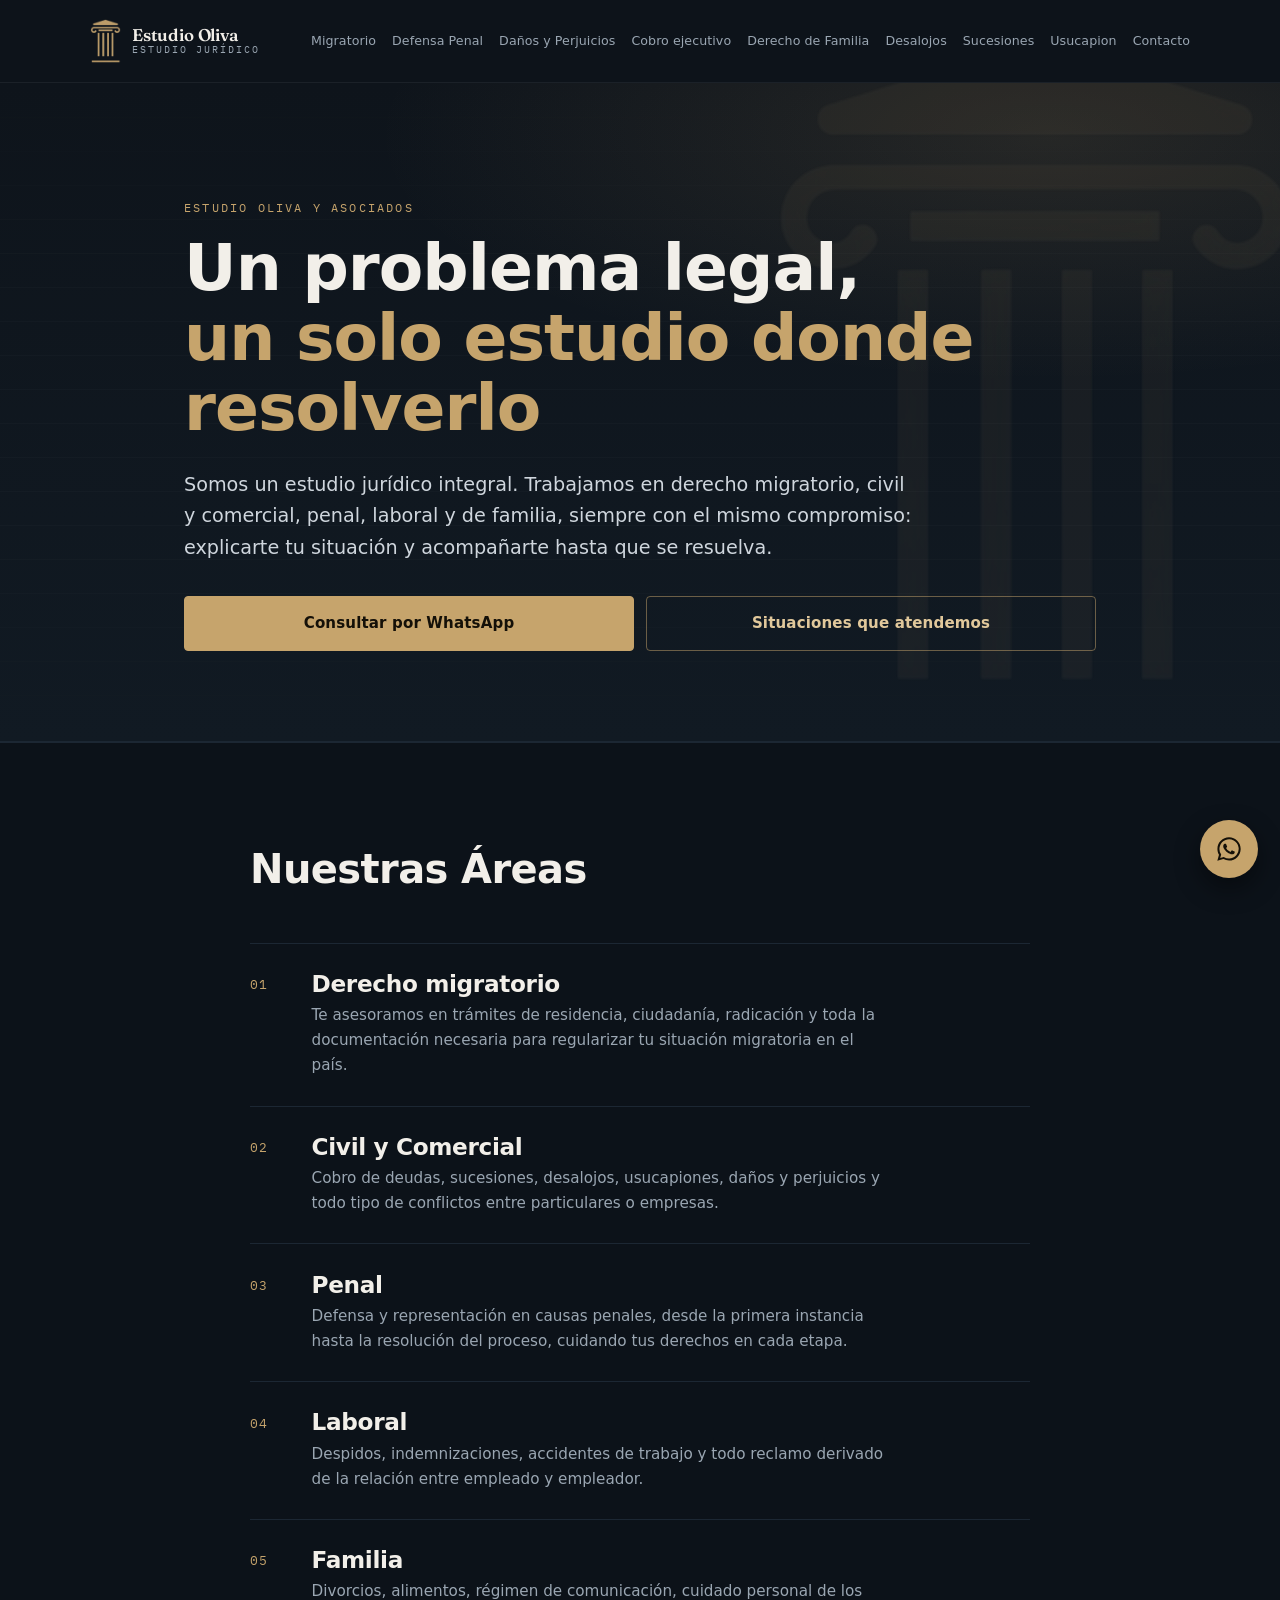
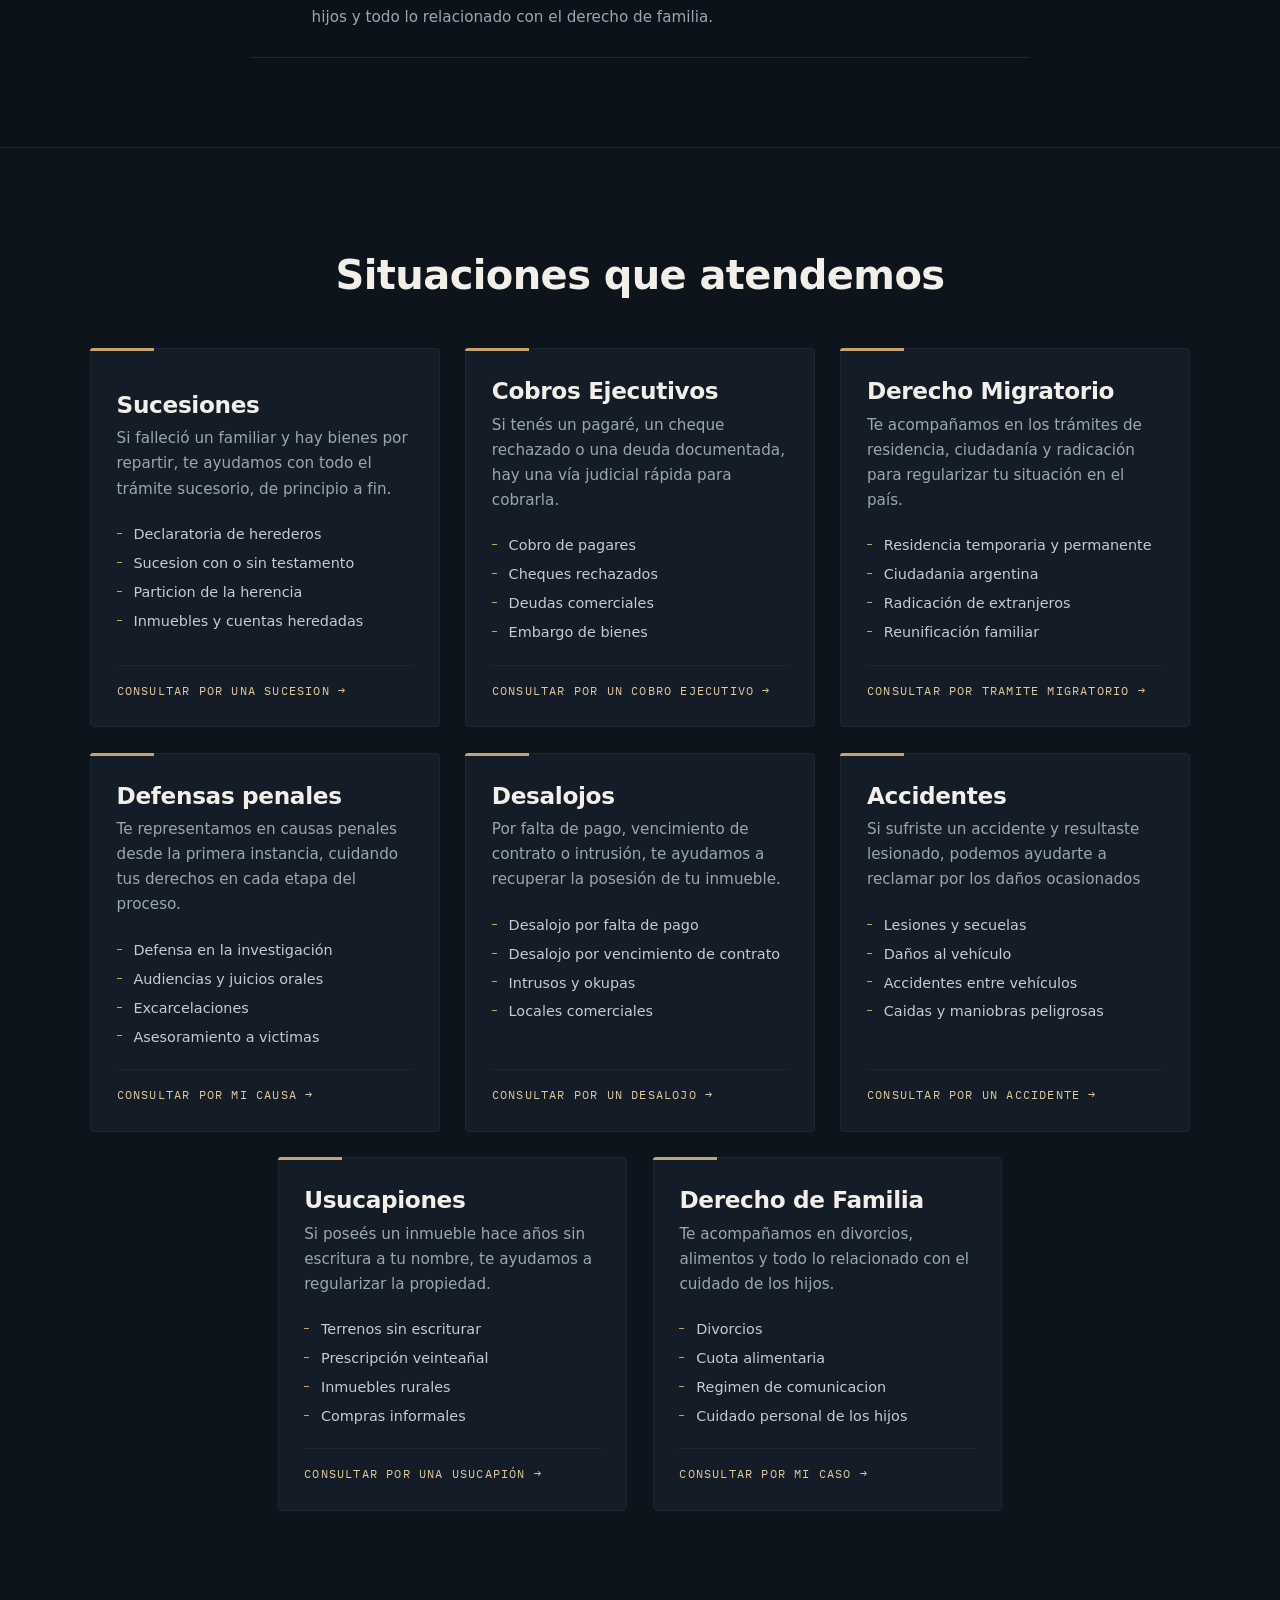
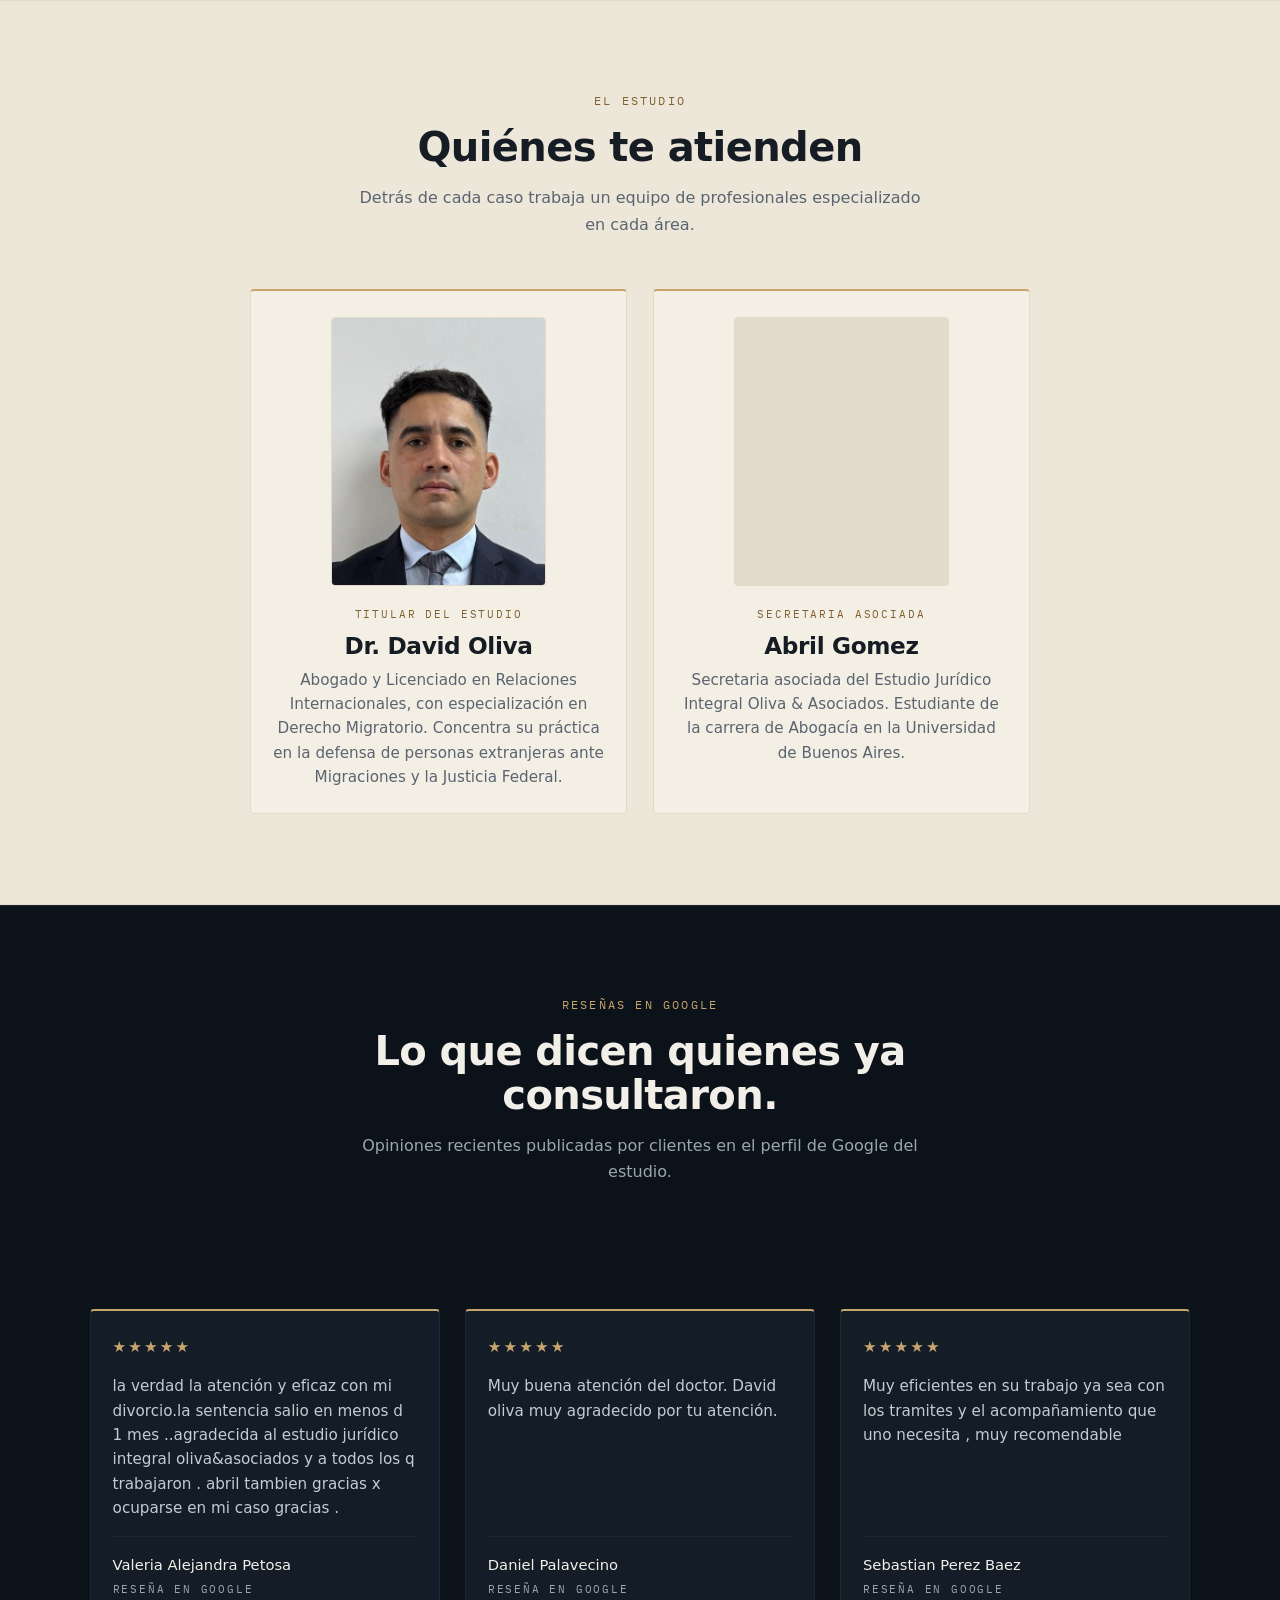
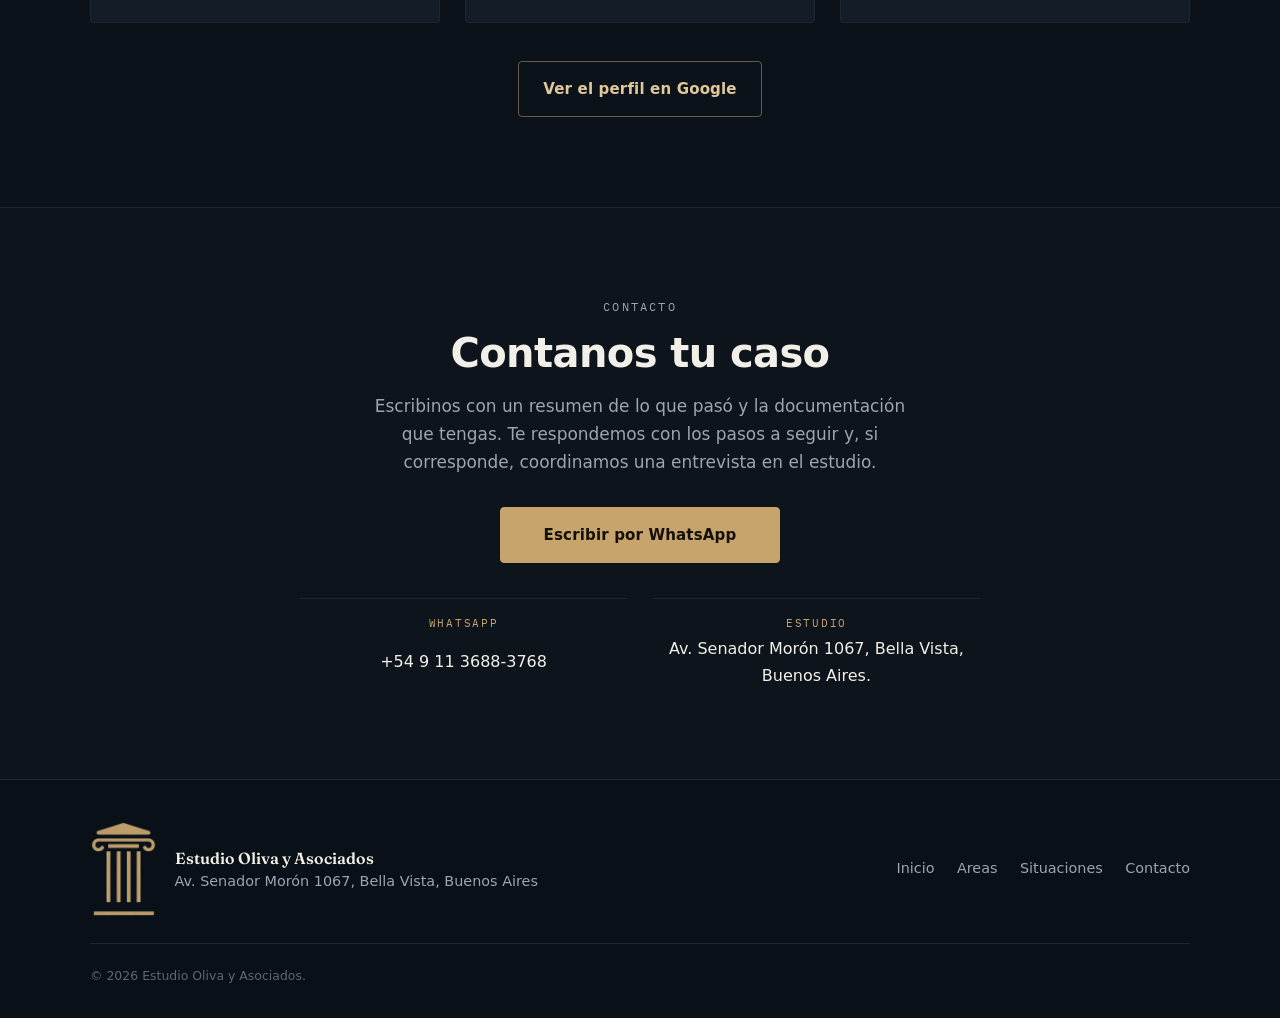
<file: index.html>
<!DOCTYPE html>
<html lang="es-AR">
<head>

  <!-- Google tag (gtag.js) -->
<script async src="https://www.googletagmanager.com/gtag/js?id=AW-18413445755"></script>
<script>
  window.dataLayer = window.dataLayer || [];
  function gtag(){dataLayer.push(arguments);}
  gtag('js', new Date());

  gtag('config', 'AW-18413445755');
</script>

<!-- Event snippet for Envío de formulario para clientes potenciales conversion page -->
<script>
  gtag('event', 'conversion', {
      'send_to': 'AW-18413445755/u2l6COqr2fAcEPvEm8xE',
      'value': 1.0,
      'currency': 'ARS'
  });
</script>


  <meta charset="utf-8">
<meta name="viewport" content="width=device-width, initial-scale=1">
<title>Estudio Juridico Oliva y Asociados</title>

<link rel="icon" href="imagenes/logo-marca.png">
<meta name="description" content="Estudio Juridico Oliva y Asociados.">
<meta name="theme-color" content="#0E141B">
<meta property="og:title" content="Estudio Oliva y Asociados">
<meta property="og:description" content="Somos un estudio jurídico integral. Trabajamos en derecho migratorio, civil y comercial, penal, laboral y de familia, siempre con el mismo compromiso: explicarte tu situación y acompañarte hasta que se resuelva.">
<meta property="og:type" content="website">
<meta property="og:locale" content="es_AR">
<meta property="og:image" content="assets/og-imagen.jpg">
<meta name="twitter:card" content="summary_large_image">
<meta name="twitter:image" content="assets/og-imagen.jpg">

<link rel="apple-touch-icon" href="assets/apple-touch-icon.png">

<link rel="preconnect" href="https://fonts.googleapis.com">
<link rel="preconnect" href="https://fonts.gstatic.com" crossorigin>
<link href="https://fonts.googleapis.com/css2?family=Fraunces:opsz,wght@9..144,400;9..144,600;9..144,700&family=IBM+Plex+Mono:wght@400;500&family=Karla:wght@400;500;700&display=swap" rel="stylesheet">
<link rel="stylesheet" href="styles.css">


</head>

<body>

<a class="skip" href="#contenido">Ir al contenido</a>

<header class="head" id="head">
  <div class="wrap head-in">
    <a class="brand" href="index.html" aria-label="Estudio Oliva y Asociados — inicio">
      <img class="brand-mark" src="imagenes/logo-marca.png" alt="" width="284" height="407" decoding="async">
      <span class="brand-txt">
        <strong>Estudio Oliva</strong>
        <span>Estudio Jurídico</span>
      </span>
    </a>

    <button class="nav-toggle" id="navToggle" aria-expanded="false" aria-controls="nav">
      <span class="nav-toggle-bars" aria-hidden="true"><i></i><i></i><i></i></span>
      <span class="sr-only">Abrir menú</span>
    </button>

    <nav class="nav" id="nav" aria-label="Principal">
      <ul>
        <li><a href="migratorio.html">Migratorio</a></li> 
        <li><a href="defensapenal.html">Defensa Penal</a></li> 
        <li><a href="danos.html">Daños y Perjuicios</a></li>
        <li><a href="cobro.html">Cobro ejecutivo</a></li>
        <li><a href="familia.html">Derecho de Familia</a></li>
        <li><a href="desalojos.html">Desalojos</a></li>  
        <li><a href="sucesiones.html">Sucesiones</a></li>      
        <li><a href="usucapion.html">Usucapion</a></li>   
        <li><a href="#contacto">Contacto</a></li>

      </ul>
    </nav>
  </div>
</header>

<main id="contenido">

  <!-- HERO -->
  <section class="hero" id="inicio">
    <img class="hero-marca" src="imagenes/logo-marca.png" alt="" aria-hidden="true" decoding="async">
    <div class="wrap hero-in">
      <p class="eyebrow">Estudio Oliva y Asociados</p>
      <h1>Un problema legal, 
  <br><em>un solo estudio donde resolverlo</em></h1>
      <p class="lead">
      Somos un estudio jurídico integral. Trabajamos en derecho migratorio, civil y comercial, penal, laboral y de familia, siempre con el mismo compromiso: explicarte tu situación y acompañarte hasta que se resuelva.
      </p>
      <div class="hero-cta">
        <a class="btn btn-gold" href="https://wa.me/5491136883768" target="_blank" rel="noopener">Consultar por WhatsApp</a>
        <a class="btn btn-ghost" href="#situaciones">Situaciones que atendemos</a>
      </div>
    </div>
  </section>

  <!-- AREAS -->
  <section class="section reclamar" id="requisitos">
    <div class="wrap wrap-slim">
      <header class="section-head reveal">
        <p class="eyebrow"></p>
        <h2>Nuestras Áreas</h2>
        <p class="section-sub"></p>
      </header>

      <div class="rubros-lista">
        <div class="fila-rubro reveal">
          <span class="fila-num">01</span>
          <div class="fila-cuerpo">
            <h3>Derecho migratorio</h3>
            <p>Te asesoramos en trámites de residencia, ciudadanía, radicación y toda la documentación necesaria para regularizar tu situación migratoria en el país.</p>
          </div>
        </div>

        <div class="fila-rubro reveal">
          <span class="fila-num">02</span>
          <div class="fila-cuerpo">
            <h3>Civil y Comercial</h3>
            <p>Cobro de deudas, sucesiones, desalojos, usucapiones, daños y perjuicios y todo tipo de conflictos entre particulares o empresas.</p>
          </div>
        </div>

        <div class="fila-rubro reveal">
          <span class="fila-num">03</span>
          <div class="fila-cuerpo">
            <h3>Penal</h3>
            <p>Defensa y representación en causas penales, desde la primera instancia hasta la resolución del proceso, cuidando tus derechos en cada etapa.</p>
          </div>
        </div>

        <div class="fila-rubro reveal">
          <span class="fila-num">04</span>
          <div class="fila-cuerpo">
            <h3>Laboral</h3>
            <p>Despidos, indemnizaciones, accidentes de trabajo y todo reclamo derivado de la relación entre empleado y empleador.</p>
          </div>
        </div>

        <div class="fila-rubro reveal">
          <span class="fila-num">05</span>
          <div class="fila-cuerpo">
            <h3>Familia</h3>
            <p>Divorcios, alimentos, régimen de comunicación, cuidado personal de los hijos y todo lo relacionado con el derecho de familia.</p>
          </div>
        </div>

  </section>


  <!-- SITUACIONES -->
  <section class="section areas" id="situaciones">
    <div class="wrap">
      <header class="section-head centrado reveal">
        <p class="eyebrow"></p>
        <h2>Situaciones que atendemos</h2>
        <p class="section-sub"></p>
      </header>

      <div class="casos-grid casos-centrado">

        <article class="area reveal">
          <p class="area-tab"></p>
          <h3>Sucesiones
          </h3>
          <p>Si falleció un familiar y hay bienes por repartir, te ayudamos con todo el trámite sucesorio, de principio a fin.</p>
          <ul>
            <li>Declaratoria de herederos</li>
            <li>Sucesion con o sin testamento</li>
            <li>Particion de la herencia</li>
            <li>Inmuebles y cuentas heredadas</li>
          </ul>
          <a class="area-link" href="sucesiones.html">Consultar por una sucesion</a>
        </article>

        <article class="area reveal">
          <h3>Cobros Ejecutivos</h3>
          <p>Si tenés un pagaré, un cheque rechazado o una deuda documentada, hay una vía judicial rápida para cobrarla.</p>
          <ul>
            <li>Cobro de pagares</li>
            <li>Cheques rechazados</li>
            <li>Deudas comerciales</li>
            <li>Embargo de bienes</li>
          </ul>
          <a class="area-link" href="cobro.html">Consultar por un cobro ejecutivo</a>
        </article>


        <article class="area reveal">
          <h3>Derecho Migratorio</h3>
          <p>Te acompañamos en los trámites de residencia, ciudadanía y radicación para regularizar tu situación en el país.</p>
          <ul>
            <li>Residencia temporaria y permanente</li>
            <li>Ciudadania argentina</li>
            <li>Radicación de extranjeros</li>
            <li>Reunificación familiar</li>
          </ul>
          <a class="area-link" href="migratorio.html">Consultar por tramite migratorio</a>
        </article>


        <article class="area reveal">
          <h3>Defensas penales</h3>
          <p>Te representamos en causas penales desde la primera instancia, cuidando tus derechos en cada etapa del proceso.</p>
          <ul>
            <li>Defensa en la investigación</li>
            <li>Audiencias y juicios orales</li>
            <li>Excarcelaciones</li>
            <li>Asesoramiento a victimas</li>
          </ul>
          <a class="area-link" href="defensapenal.html">Consultar por mi causa </a>
        </article>

        <article class="area reveal">
          <h3>Desalojos</h3>
          <p>Por falta de pago, vencimiento de contrato o intrusión, te ayudamos a recuperar la posesión de tu inmueble.</p>
          <ul>
            <li>Desalojo por falta de pago</li>
            <li>Desalojo por vencimiento de contrato</li>
            <li>Intrusos y okupas</li>
            <li>Locales comerciales</li>
          </ul>
          <a class="area-link" href="desalojos.html">Consultar por un desalojo</a>
        </article>

                <article class="area reveal">
          <h3>Accidentes</h3>
          <p>Si sufriste un accidente y resultaste lesionado, podemos ayudarte a reclamar por los daños ocasionados</p>
          <ul>
            <li>Lesiones y secuelas</li>
            <li>Daños al vehículo</li>
            <li>Accidentes entre vehículos</li>
            <li>Caidas y maniobras peligrosas</li>
          </ul>
          <a class="area-link" href="danos.html">Consultar por un accidente</a>
        </article>

                        <article class="area reveal">
          <h3>Usucapiones</h3>
          <p>Si poseés un inmueble hace años sin escritura a tu nombre, te ayudamos a regularizar la propiedad.</p>
          <ul>
            <li>Terrenos sin escriturar</li>
            <li>Prescripción veinteañal</li>
            <li>Inmuebles rurales</li>
            <li>Compras informales</li>
          </ul>
          <a class="area-link" href="usucapion.html">Consultar por una usucapión</a>
        </article>

                          <article class="area reveal">
          <h3>Derecho de Familia</h3>
          <p>Te acompañamos en divorcios, alimentos y todo lo relacionado con el cuidado de los hijos.</p>
          <ul>
            <li>Divorcios</li>
            <li>Cuota alimentaria</li>
            <li>Regimen de comunicacion</li>
            <li>Cuidado personal de los hijos</li>
          </ul>
          <a class="area-link" href="familia.html">Consultar por mi caso</a>
        </article>

      </div>
    </div>
  </section>

  <!-- EQUIPO -->
  <section class="section faq-claro equipo" id="equipo">
    <div class="wrap wrap-slim">
      <header class="section-head centrado reveal">
        <p class="eyebrow">El estudio</p>
        <h2>Quiénes te atienden</h2>
        <p class="section-sub">Detrás de cada caso trabaja un equipo de profesionales especializado en cada área.</p>
      </header>

      <div class="equipo-grid">

        <article class="equipo-ficha reveal">
          <img class="equipo-foto" src="imagenes/david oliva3.jpg" alt="Retrato del abogado" width="800" height="1000" loading="lazy" decoding="async">
          <div class="equipo-cuerpo">
            <p class="equipo-rol">Titular del estudio</p>
            <h3>Dr. David Oliva</h3>
            <p class="equipo-txt">Abogado y Licenciado en Relaciones Internacionales, con especialización en Derecho Migratorio. Concentra su práctica en la defensa de personas extranjeras ante Migraciones y la Justicia Federal.</p>
          </div>
        </article>

        <article class="equipo-ficha reveal">
          <img class="equipo-foto" src="imagenes/abril gomez2.jpg" alt="Retrato de la abogada" width="800" height="1000" loading="lazy" decoding="async">
          <div class="equipo-cuerpo">
            <p class="equipo-rol">Secretaria asociada</p>
            <h3> Abril Gomez</h3>
            <p class="equipo-txt">Secretaria asociada del Estudio Jurídico Integral Oliva & Asociados. Estudiante de la carrera de Abogacía en la Universidad de Buenos Aires.</p>
          </div>
        </article>

      </div>
    </div>
  </section>

  <!-- RESEÑAS DE GOOGLE -->
  <section class="section resenas" id="resenas">
    <div class="wrap">
      <header class="section-head centrado reveal">
        <p class="eyebrow">Reseñas en Google</p>
        <h2>Lo que dicen quienes ya consultaron.</h2>
        <p class="section-sub">Opiniones recientes publicadas por clientes en el perfil de Google del estudio.</p>
      </header>

      <div class="resenas-resumen reveal">
        <span class="resenas-nota">4,8</span>
        <span class="resenas-estrellas" aria-hidden="true">&#9733;&#9733;&#9733;&#9733;&#9733;</span>
        <span class="resenas-cant">Valoración en Google</span>
      </div>

      <div class="resenas-grid">

        <article class="resena reveal">
          <span class="resena-estrellas" aria-hidden="true">&#9733;&#9733;&#9733;&#9733;&#9733;</span>
          <p class="resena-txt">la verdad  la atención y eficaz con mi divorcio.la sentencia salio en menos d 1 mes ..agradecida al estudio jurídico integral oliva&asociados  y a todos los q trabajaron . abril tambien  gracias x  ocuparse en mi caso gracias .</p>
          <p class="resena-autor">Valeria Alejandra Petosa<span>Reseña en Google</span></p>
        </article>

        <article class="resena reveal">
          <span class="resena-estrellas" aria-hidden="true">&#9733;&#9733;&#9733;&#9733;&#9733;</span>
          <p class="resena-txt">Muy buena atención del doctor. David oliva muy agradecido por tu atención.</p>
          <p class="resena-autor">Daniel Palavecino<span>Reseña en Google</span></p>
        </article>

        <article class="resena reveal">
          <span class="resena-estrellas" aria-hidden="true">&#9733;&#9733;&#9733;&#9733;&#9733;</span>
          <p class="resena-txt">Muy eficientes en su trabajo ya sea con los tramites y el acompañamiento que uno necesita , muy recomendable</p>
          <p class="resena-autor">Sebastian Perez Baez<span>Reseña en Google</span></p>
        </article>

      </div>

      <div class="resenas-cta reveal">
        <a class="btn btn-ghost" href="https://maps.app.goo.gl/gU8ZtzwFNYmXDz7JA" target="_blank" rel="noopener">Ver el perfil en Google</a>
      </div>
    </div>
  </section>

  <!-- CONTACTO -->
  <section class="section contacto" id="contacto">
    <div class="wrap contacto-in">
      <div class="contacto-txt reveal">
        <p class="eyebrow">Contacto</p>
        <h2>Contanos tu caso</h2>
        <p>Escribinos con un resumen de lo que pasó y la documentación que tengas. Te respondemos con los pasos a seguir y, si corresponde, coordinamos una entrevista en el estudio.</p>

        <a class="btn btn-gold contacto-btn" href="https://wa.me/5491136883768" target="_blank" rel="noopener">Escribir por WhatsApp</a>

        <ul class="contacto-datos">
          <li>
            <span>WhatsApp</span>
            <a href="https://wa.me/5491136883768" target="_blank" rel="noopener">+54 9 11 3688-3768</a>
          </li>

          <li>
            <span>Estudio</span>
            <a href="https://maps.app.goo.gl/gU8ZtzwFNYmXDz7JA" target="_blank" rel="noopener">Av. Senador Morón 1067, Bella Vista, Buenos Aires.</a>
          </li>
        </ul>
      </div>

    </div>
  </section>
</main>

<footer class="pie">
  <div class="wrap pie-in">
    <div class="pie-brand">
      <img class="pie-logo" src="imagenes/logo-marca.png" alt="Estudio Jurídico David Oliva" width="614" height="678" decoding="async">
      <p><strong>Estudio Oliva y Asociados</strong><br>Av. Senador Morón 1067, Bella Vista, Buenos Aires&nbsp;&nbsp;</p>
    </div>
    <nav class="pie-nav" aria-label="Pie de página">
      <a href="index.html">Inicio</a>
      <a href="#areas">Areas</a>
      <a href="#situaciones">Situaciones</a>
      <a href="#contacto">Contacto</a>
    </nav>
    <p class="pie-legal">© <span id="anio">2026</span> Estudio  Oliva y Asociados.</p>
  </div>
</footer>

<a class="wsp" href="https://wa.me/5491136883768" target="_blank" rel="noopener" aria-label="Escribir por WhatsApp">
  <svg viewBox="0 0 24 24" aria-hidden="true" focusable="false">
    <path d="M12.04 2c-5.5 0-9.96 4.46-9.96 9.96 0 1.76.46 3.48 1.34 5L2 22l5.16-1.35a9.9 9.9 0 0 0 4.88 1.28h.01c5.5 0 9.96-4.46 9.96-9.96S17.54 2 12.04 2Zm0 18.2h-.01a8.2 8.2 0 0 1-4.19-1.15l-.3-.18-3.06.8.82-2.99-.2-.31a8.24 8.24 0 1 1 6.94 3.83Zm4.52-6.16c-.25-.12-1.47-.72-1.69-.81-.23-.08-.39-.12-.56.13-.16.24-.64.8-.78.97-.14.16-.29.18-.54.06-.25-.12-1.05-.39-1.99-1.23-.74-.66-1.23-1.47-1.38-1.72-.14-.25-.01-.38.11-.5.11-.11.25-.29.37-.43.12-.15.16-.25.25-.41.08-.17.04-.31-.02-.43-.06-.12-.56-1.34-.76-1.84-.2-.48-.4-.42-.56-.43h-.48c-.16 0-.43.06-.65.31-.22.25-.85.83-.85 2.03s.87 2.35.99 2.51c.12.16 1.71 2.61 4.14 3.66.58.25 1.03.4 1.38.51.58.19 1.11.16 1.53.1.47-.07 1.47-.6 1.68-1.18.21-.58.21-1.07.14-1.18-.06-.11-.22-.17-.47-.29Z"/>
  </svg>
</a>

<script src="script.js" defer></script>
</body>
</html>
</file>
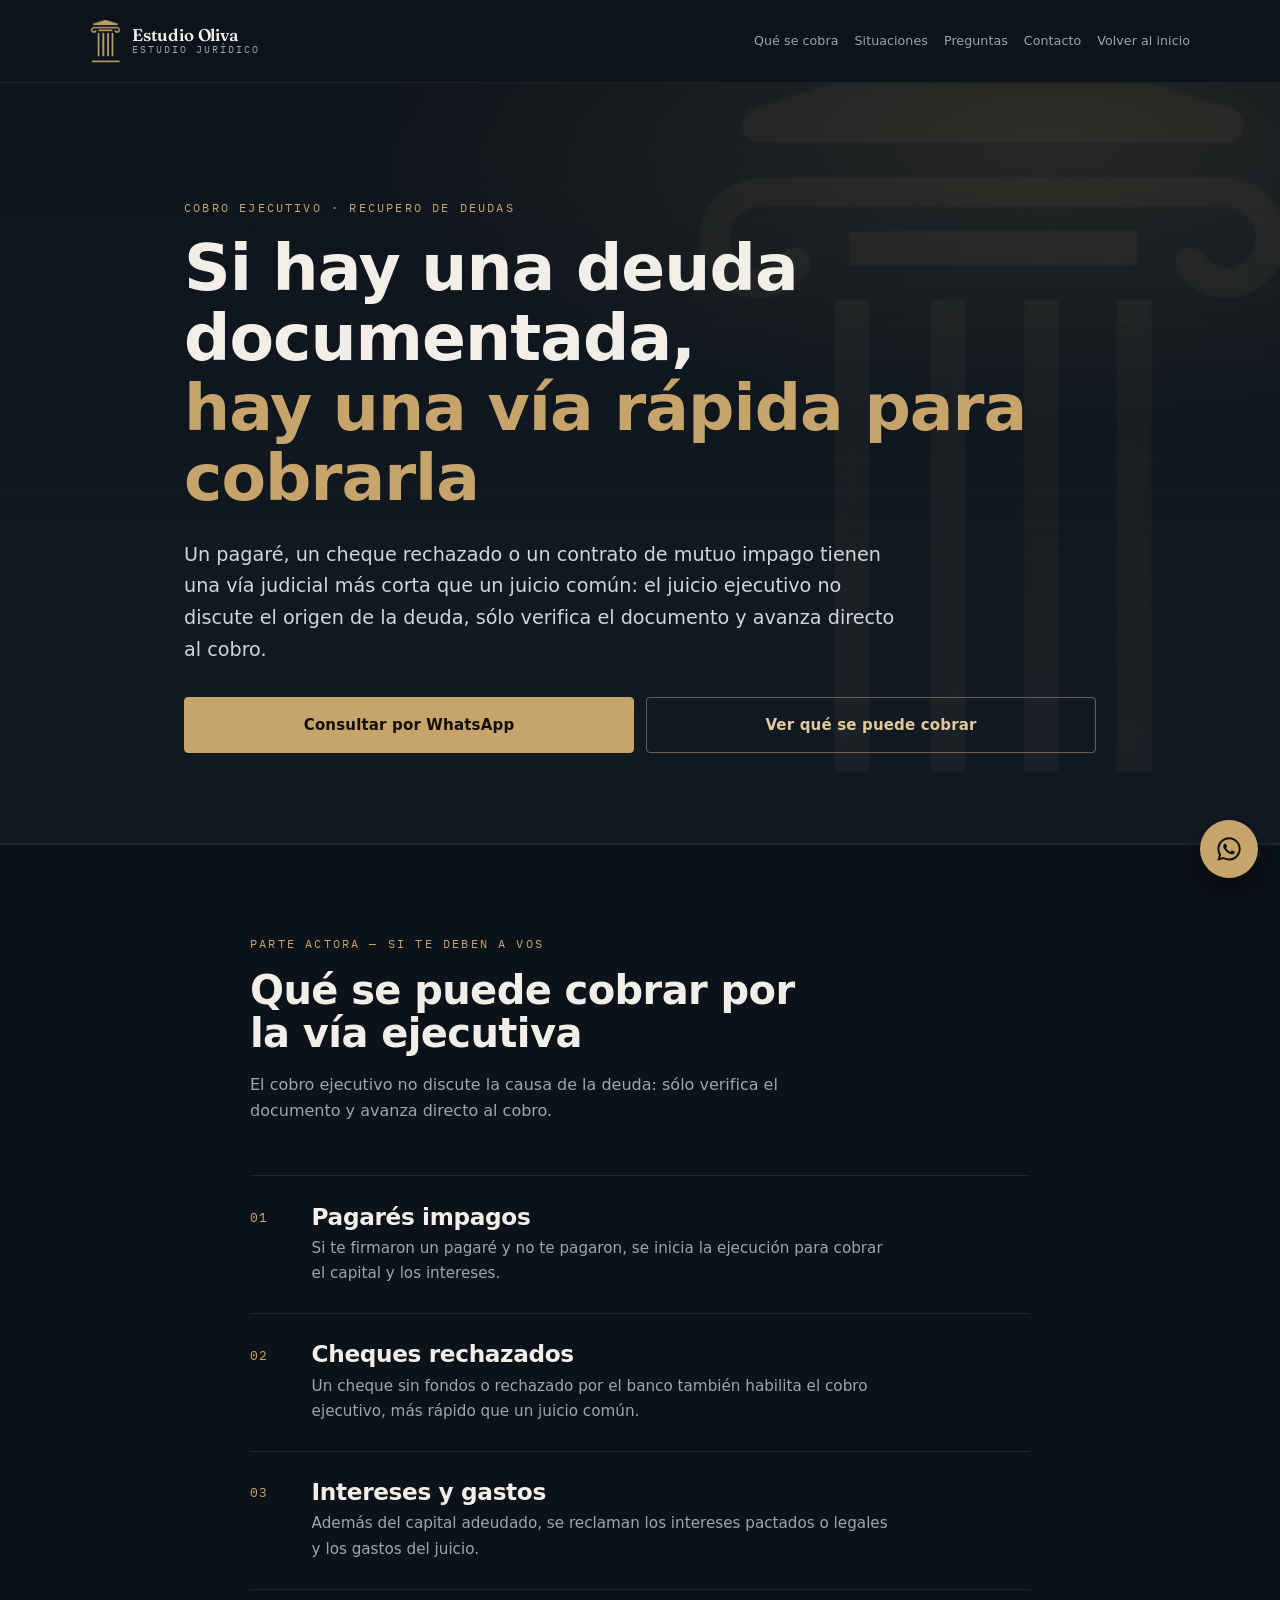
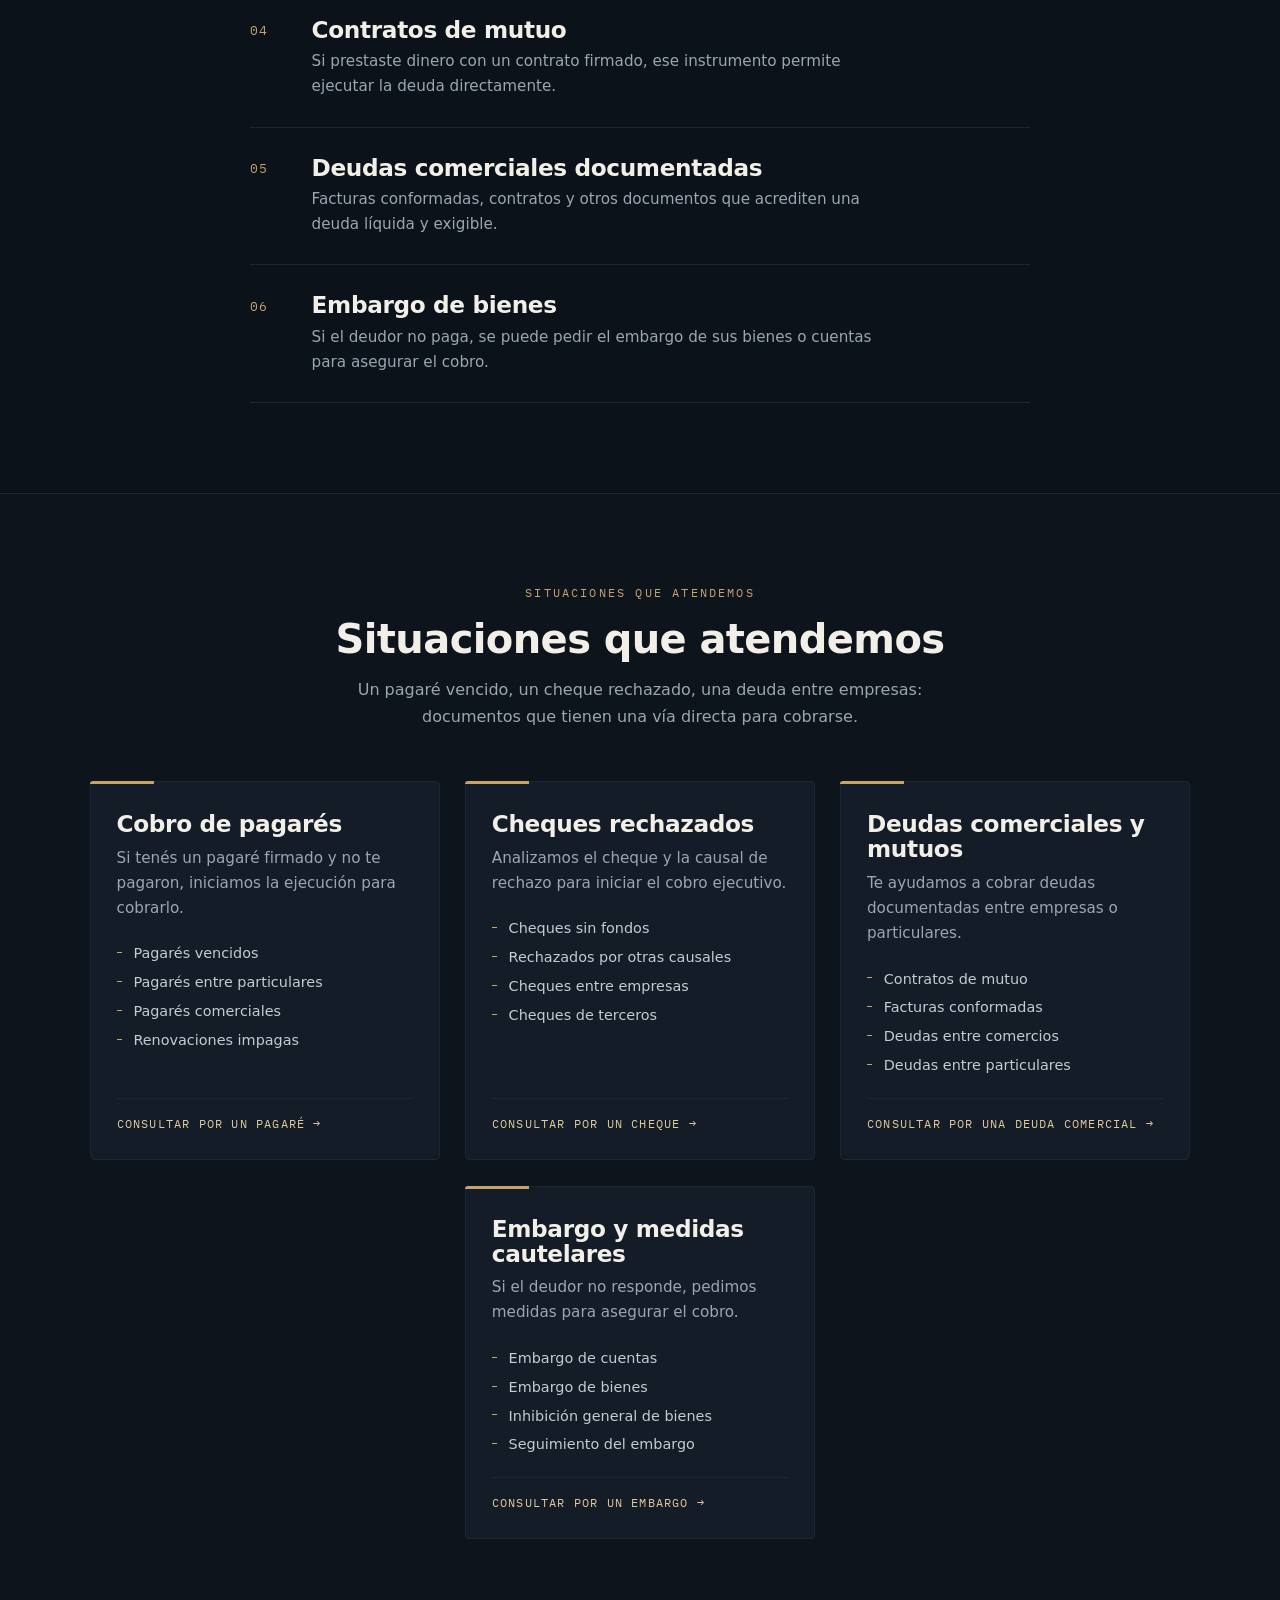
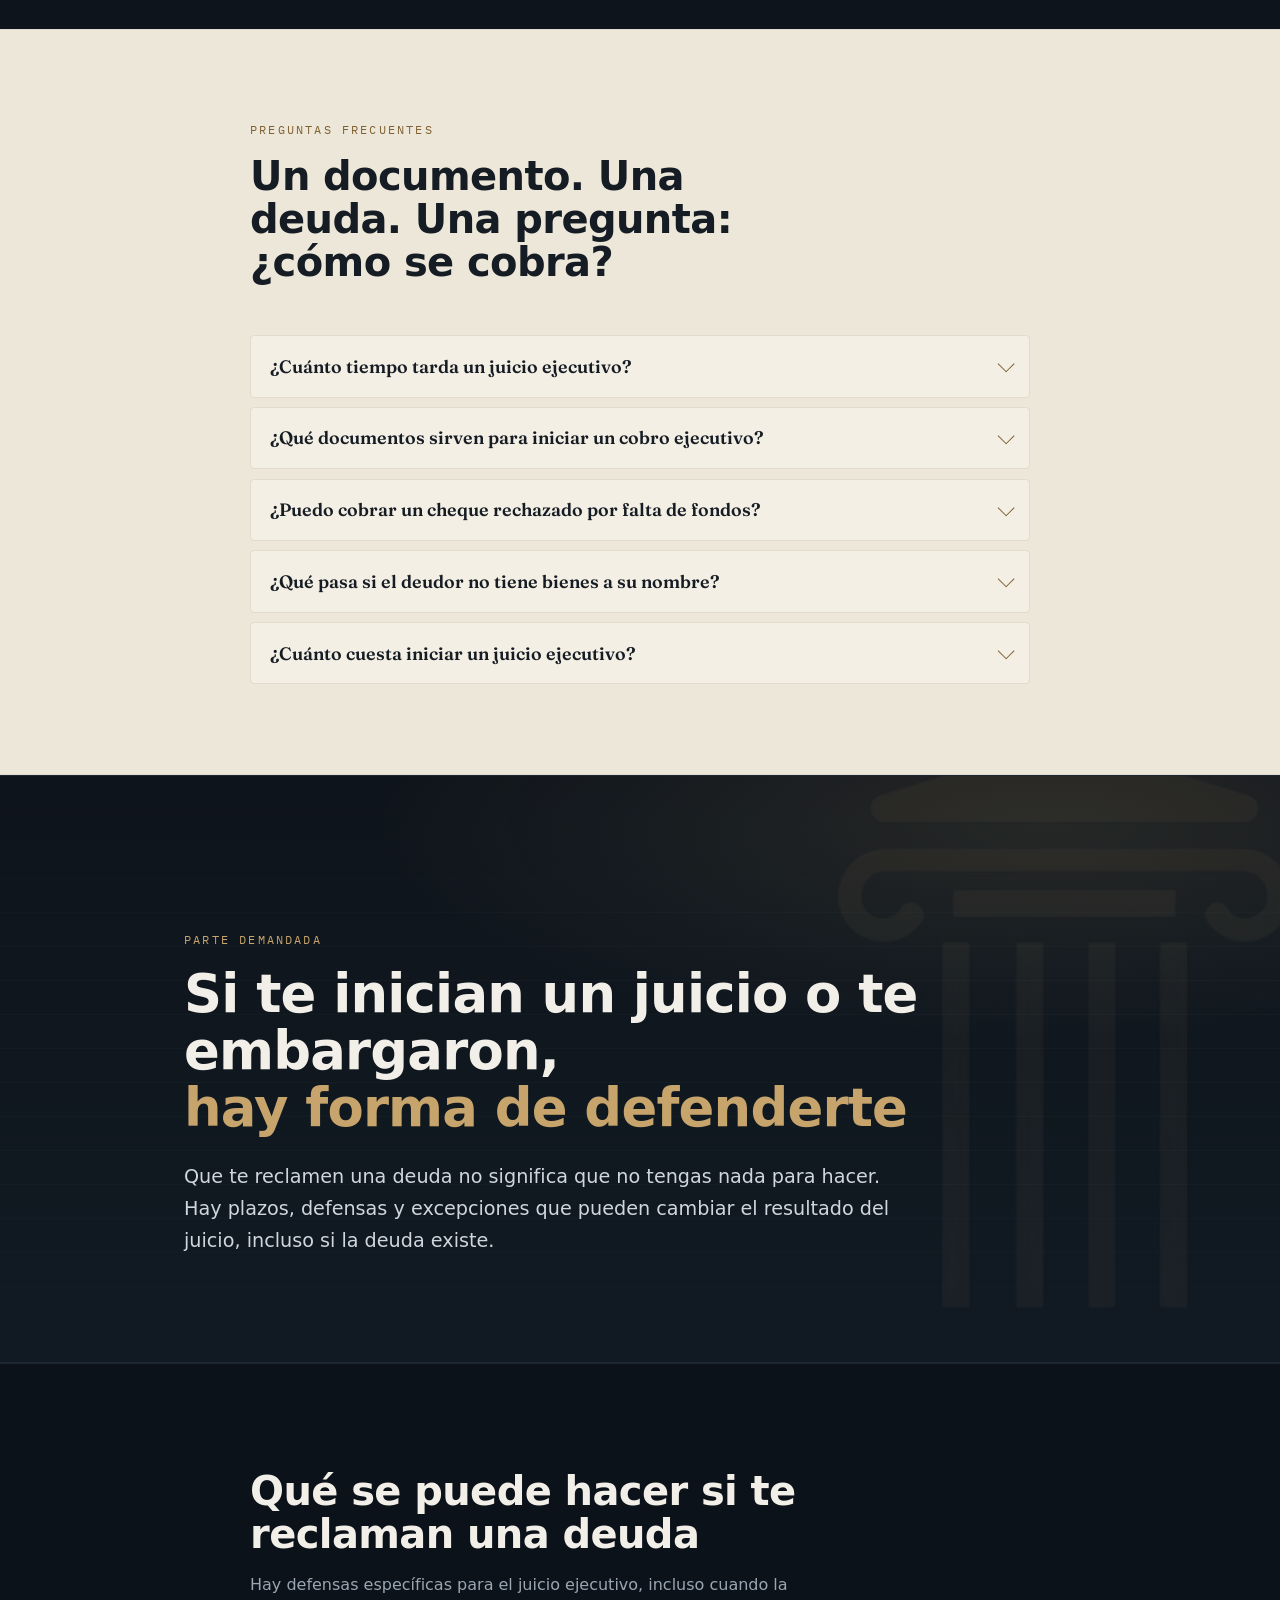
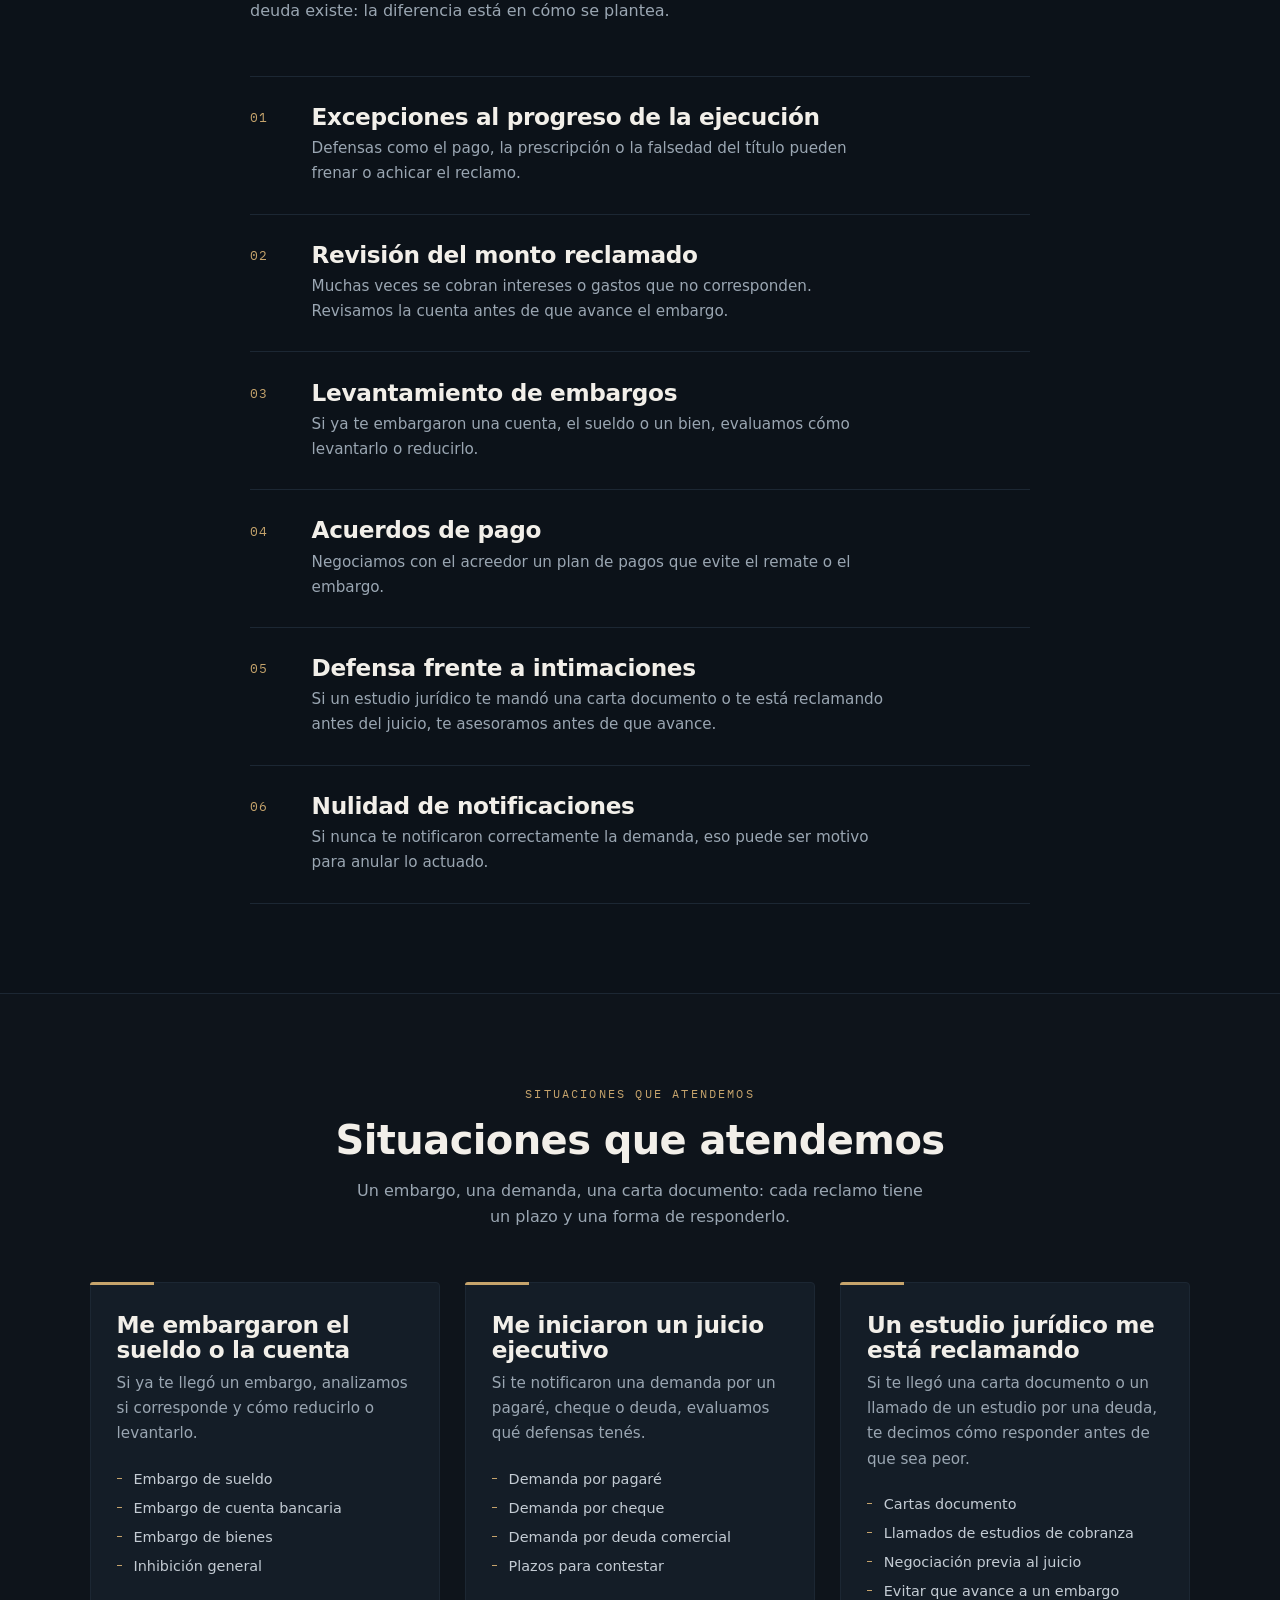
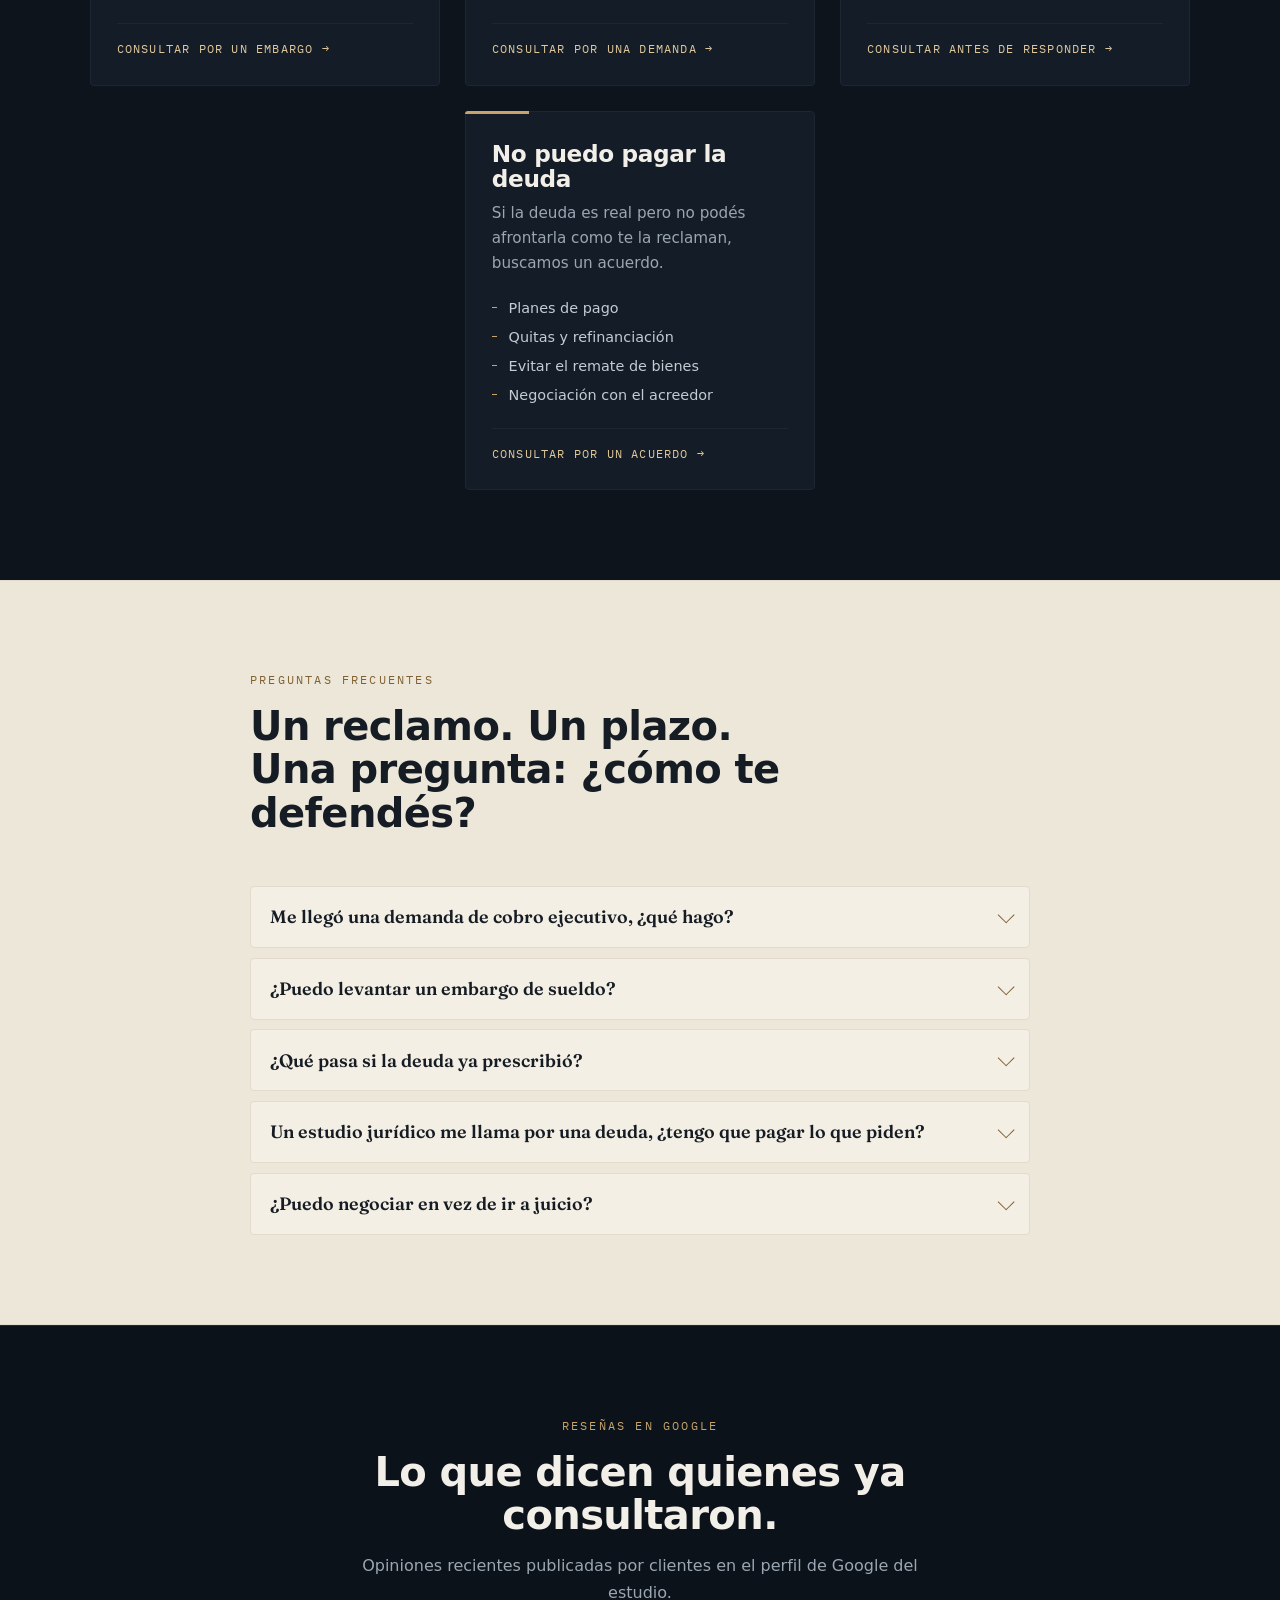
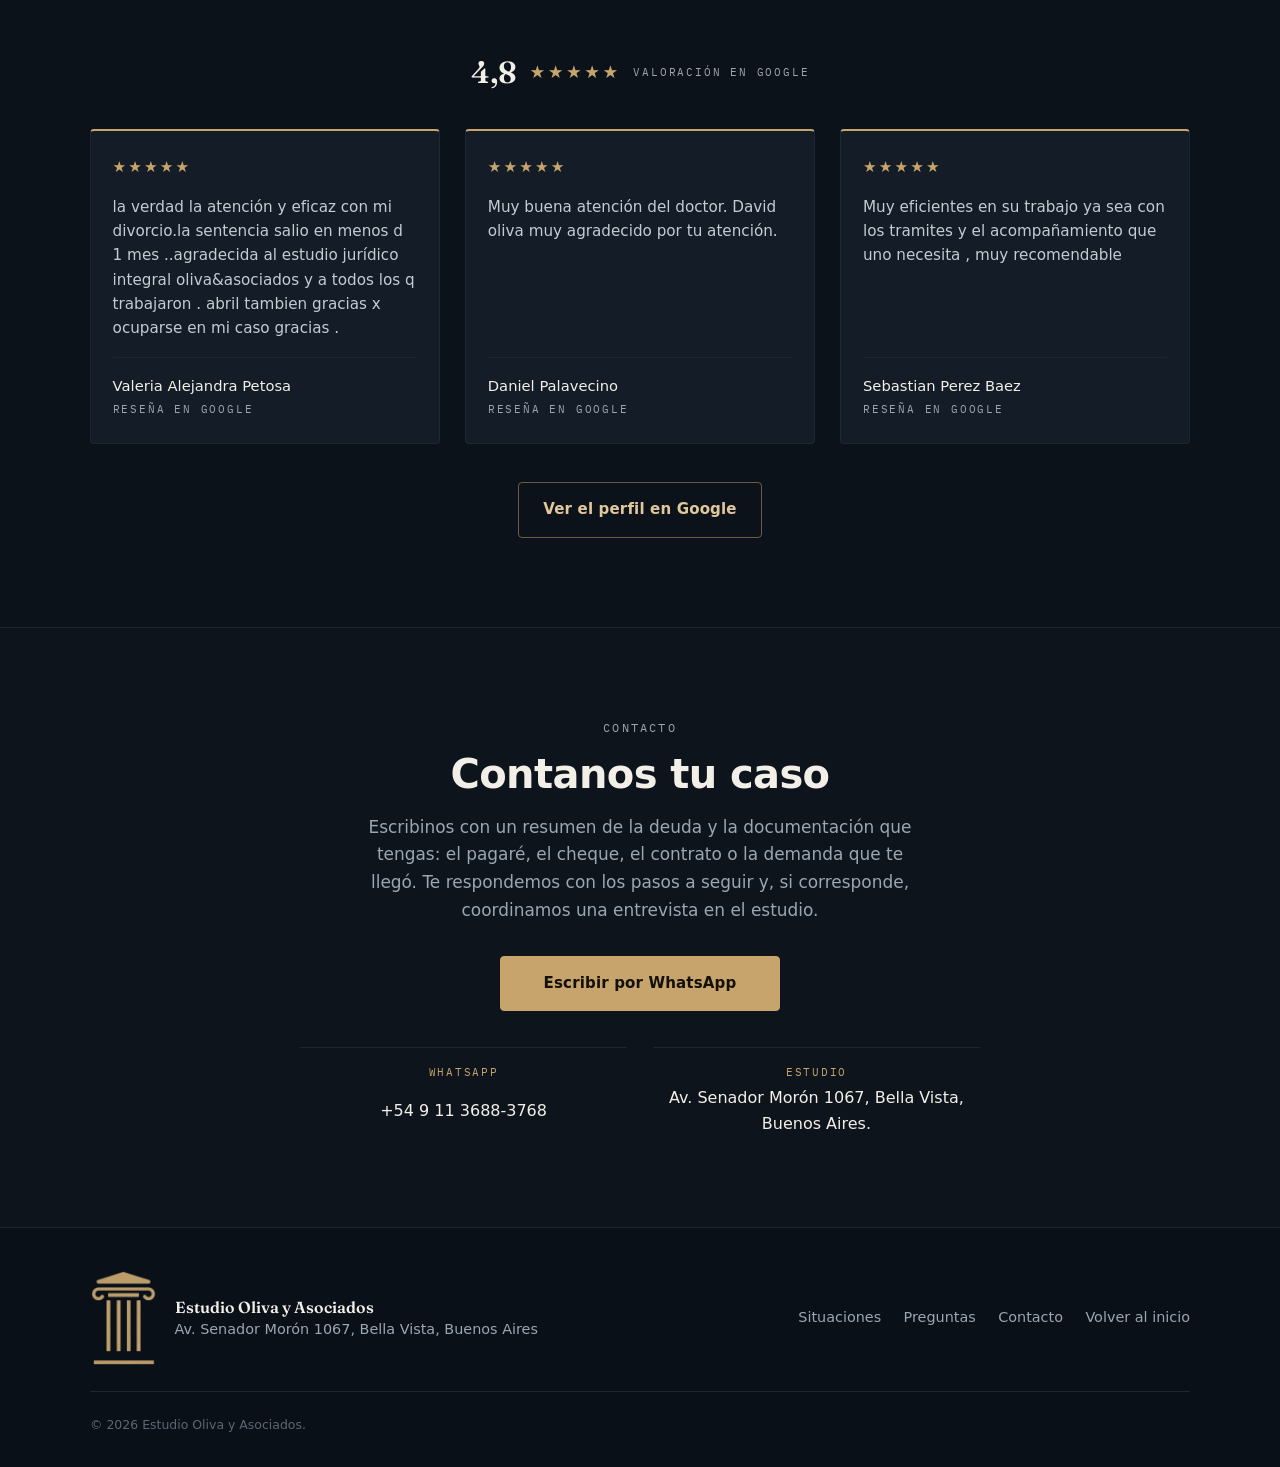
<file: cobro.html>
<!DOCTYPE html>
<html lang="es-AR">
<head>

    <!-- Google tag (gtag.js) -->
<script async src="https://www.googletagmanager.com/gtag/js?id=AW-18413445755"></script>
<script>
  window.dataLayer = window.dataLayer || [];
  function gtag(){dataLayer.push(arguments);}
  gtag('js', new Date());

  gtag('config', 'AW-18413445755');
</script>

<!-- Event snippet for Envío de formulario para clientes potenciales conversion page -->
<script>
  gtag('event', 'conversion', {
      'send_to': 'AW-18413445755/u2l6COqr2fAcEPvEm8xE',
      'value': 1.0,
      'currency': 'ARS'
  });
</script>


<meta charset="utf-8">
<meta name="viewport" content="width=device-width, initial-scale=1">
<title>Estudio Oliva | Cobro ejecutivo y ejecución de deudas</title>

<link rel="icon" href="imagenes/logo-marca.png">
<meta name="description" content="Abogado de cobro ejecutivo y ejecución de deudas: cobro de pagaré, cheques rechazados, deudas comerciales, contratos de mutuo y embargo por deuda. También defensa de deudores: juicio ejecutivo iniciado, embargo de sueldo y reclamos de estudios de cobranza. CABA y Provincia de Buenos Aires.">
<meta name="theme-color" content="#0E141B">
<meta property="og:title" content="Cobro ejecutivo y recupero de deudas | Estudio Oliva y Asociados">
<meta property="og:description" content="Recupero de créditos impagos: pagarés, cheques rechazados, mutuos y deudas comerciales. También defensa frente a juicios ejecutivos y embargos.">
<meta property="og:type" content="website">
<meta property="og:locale" content="es_AR">
<meta property="og:image" content="assets/og-imagen.jpg">
<meta name="twitter:card" content="summary_large_image">
<meta name="twitter:image" content="assets/og-imagen.jpg">

<link rel="apple-touch-icon" href="assets/apple-touch-icon.png">

<link rel="preconnect" href="https://fonts.googleapis.com">
<link rel="preconnect" href="https://fonts.gstatic.com" crossorigin>
<link href="https://fonts.googleapis.com/css2?family=Fraunces:opsz,wght@9..144,400;9..144,600;9..144,700&family=IBM+Plex+Mono:wght@400;500&family=Karla:wght@400;500;700&display=swap" rel="stylesheet">
<link rel="stylesheet" href="styles.css">


</head>

<body>

<a class="skip" href="#contenido">Ir al contenido</a>

<header class="head" id="head">
  <div class="wrap head-in">
    <a class="brand" href="index.html" aria-label="Estudio Oliva y Asociados — inicio">
      <img class="brand-mark" src="imagenes/logo-marca.png" alt="" width="284" height="407" decoding="async">
      <span class="brand-txt">
        <strong>Estudio Oliva</strong>
        <span>Estudio Jurídico</span>
      </span>
    </a>

    <button class="nav-toggle" id="navToggle" aria-expanded="false" aria-controls="nav">
      <span class="nav-toggle-bars" aria-hidden="true"><i></i><i></i><i></i></span>
      <span class="sr-only">Abrir menú</span>
    </button>

    <nav class="nav" id="nav" aria-label="Principal">
      <ul>
        <li><a href="#cobrar">Qué se cobra</a></li>
        <li><a href="#situaciones">Situaciones</a></li>
        <li><a href="#preguntas">Preguntas</a></li>
        <li><a href="#contacto">Contacto</a></li>
        <li><a href="index.html">Volver al inicio</a></li>
      </ul>
    </nav>
  </div>
</header>

<main id="contenido">

  <!-- HERO -->
  <section class="hero" id="inicio">
    <img class="hero-marca" src="imagenes/logo-marca.png" alt="" aria-hidden="true" decoding="async">
    <div class="wrap hero-in">
      <p class="eyebrow">Cobro ejecutivo · Recupero de deudas</p>
      <h1>Si hay una deuda documentada,<br><em>hay una vía rápida para cobrarla</em></h1>
      <p class="lead">
        Un pagaré, un cheque rechazado o un contrato de mutuo impago tienen una vía judicial más corta que un juicio común: el juicio ejecutivo no discute el origen de la deuda, sólo verifica el documento y avanza directo al cobro.
      </p>
      <div class="hero-cta">
<a class="btn btn-gold" href="https://wa.me/5491136883768?text=Hola%2C%20quisiera%20realizar%20una%20consulta%20relacionada%20con%20un%20tr%C3%A1mite%20de%20cobro%20ejecutivo." target="_blank" rel="noopener">Consultar por WhatsApp</a>
        <a class="btn btn-ghost" href="#cobrar">Ver qué se puede cobrar</a>
      </div>


    </div>
  </section>

  <!-- QUÉ SE PUEDE COBRAR -->
  <section class="section reclamar" id="cobrar">
    <div class="wrap wrap-slim">
      <header class="section-head reveal">
        <p class="eyebrow">Parte actora — si te deben a vos</p>
        <h2>Qué se puede cobrar por la vía ejecutiva</h2>
        <p class="section-sub">El cobro ejecutivo no discute la causa de la deuda: sólo verifica el documento y avanza directo al cobro.</p>
      </header>

      <div class="rubros-lista">
        <div class="fila-rubro reveal">
          <span class="fila-num">01</span>
          <div class="fila-cuerpo">
            <h3>Pagarés impagos</h3>
            <p>Si te firmaron un pagaré y no te pagaron, se inicia la ejecución para cobrar el capital y los intereses.</p>
          </div>
        </div>

        <div class="fila-rubro reveal">
          <span class="fila-num">02</span>
          <div class="fila-cuerpo">
            <h3>Cheques rechazados</h3>
            <p>Un cheque sin fondos o rechazado por el banco también habilita el cobro ejecutivo, más rápido que un juicio común.</p>
          </div>
        </div>

        <div class="fila-rubro reveal">
          <span class="fila-num">03</span>
          <div class="fila-cuerpo">
            <h3>Intereses y gastos</h3>
            <p>Además del capital adeudado, se reclaman los intereses pactados o legales y los gastos del juicio.</p>
          </div>
        </div>

        <div class="fila-rubro reveal">
          <span class="fila-num">04</span>
          <div class="fila-cuerpo">
            <h3>Contratos de mutuo</h3>
            <p>Si prestaste dinero con un contrato firmado, ese instrumento permite ejecutar la deuda directamente.</p>
          </div>
        </div>

        <div class="fila-rubro reveal">
          <span class="fila-num">05</span>
          <div class="fila-cuerpo">
            <h3>Deudas comerciales documentadas</h3>
            <p>Facturas conformadas, contratos y otros documentos que acrediten una deuda líquida y exigible.</p>
          </div>
        </div>

        <div class="fila-rubro reveal">
          <span class="fila-num">06</span>
          <div class="fila-cuerpo">
            <h3>Embargo de bienes</h3>
            <p>Si el deudor no paga, se puede pedir el embargo de sus bienes o cuentas para asegurar el cobro.</p>
          </div>
        </div>

      </div>

    </div>
  </section>

  <!-- SITUACIONES — PARTE ACTORA -->
  <section class="section areas" id="situaciones">
    <div class="wrap">
      <header class="section-head centrado reveal">
        <p class="eyebrow">Situaciones que atendemos</p>
        <h2>Situaciones que atendemos</h2>
        <p class="section-sub">Un pagaré vencido, un cheque rechazado, una deuda entre empresas: documentos que tienen una vía directa para cobrarse.</p>
      </header>

      <div class="casos-grid">

        <article class="area reveal">
          <h3>Cobro de pagarés</h3>
          <p>Si tenés un pagaré firmado y no te pagaron, iniciamos la ejecución para cobrarlo.</p>
          <ul>
            <li>Pagarés vencidos</li>
            <li>Pagarés entre particulares</li>
            <li>Pagarés comerciales</li>
            <li>Renovaciones impagas</li>
          </ul>
          <a class="area-link" href="#contacto">Consultar por un pagaré</a>
        </article>

        <article class="area reveal">
          <h3>Cheques rechazados</h3>
          <p>Analizamos el cheque y la causal de rechazo para iniciar el cobro ejecutivo.</p>
          <ul>
            <li>Cheques sin fondos</li>
            <li>Rechazados por otras causales</li>
            <li>Cheques entre empresas</li>
            <li>Cheques de terceros</li>
          </ul>
          <a class="area-link" href="#contacto">Consultar por un cheque</a>
        </article>

        <article class="area reveal">
          <h3>Deudas comerciales y mutuos</h3>
          <p>Te ayudamos a cobrar deudas documentadas entre empresas o particulares.</p>
          <ul>
            <li>Contratos de mutuo</li>
            <li>Facturas conformadas</li>
            <li>Deudas entre comercios</li>
            <li>Deudas entre particulares</li>
          </ul>
          <a class="area-link" href="#contacto">Consultar por una deuda comercial</a>
        </article>

        <article class="area reveal">
          <h3>Embargo y medidas cautelares</h3>
          <p>Si el deudor no responde, pedimos medidas para asegurar el cobro.</p>
          <ul>
            <li>Embargo de cuentas</li>
            <li>Embargo de bienes</li>
            <li>Inhibición general de bienes</li>
            <li>Seguimiento del embargo</li>
          </ul>
          <a class="area-link" href="#contacto">Consultar por un embargo</a>
        </article>

      </div>
    </div>
  </section>

  <!-- PREGUNTAS — PARTE ACTORA -->
  <section class="section faq faq-claro" id="preguntas">
    <div class="wrap wrap-slim">
      <header class="section-head reveal">
        <p class="eyebrow">Preguntas frecuentes</p>
        <h2>Un documento. Una deuda. Una pregunta: ¿cómo se cobra?</h2>
      </header>

      <div class="acordeon" id="acordeon">
        <div class="item">
          <button class="item-q" aria-expanded="false">
            <span>¿Cuánto tiempo tarda un juicio ejecutivo?</span>
            <i class="chev" aria-hidden="true"></i>
          </button>
          <div class="item-a"><p>Es más corto que un juicio ordinario porque no se discute la causa de la deuda, sólo se verifica el documento. El plazo exacto depende del juzgado, pero cuanto antes se inicia, antes se cobra.</p></div>
        </div>

        <div class="item">
          <button class="item-q" aria-expanded="false">
            <span>¿Qué documentos sirven para iniciar un cobro ejecutivo?</span>
            <i class="chev" aria-hidden="true"></i>
          </button>
          <div class="item-a"><p>Pagarés, cheques rechazados, contratos de mutuo, facturas conformadas y otros títulos que acrediten una deuda líquida y exigible.</p></div>
        </div>

        <div class="item">
          <button class="item-q" aria-expanded="false">
            <span>¿Puedo cobrar un cheque rechazado por falta de fondos?</span>
            <i class="chev" aria-hidden="true"></i>
          </button>
          <div class="item-a"><p>Sí. Un cheque rechazado por el banco habilita la vía ejecutiva para cobrarlo.</p></div>
        </div>

        <div class="item">
          <button class="item-q" aria-expanded="false">
            <span>¿Qué pasa si el deudor no tiene bienes a su nombre?</span>
            <i class="chev" aria-hidden="true"></i>
          </button>
          <div class="item-a"><p>Se puede investigar su patrimonio y solicitar medidas cautelares. Cada caso requiere evaluar qué alternativas existen.</p></div>
        </div>

        <div class="item">
          <button class="item-q" aria-expanded="false">
            <span>¿Cuánto cuesta iniciar un juicio ejecutivo?</span>
            <i class="chev" aria-hidden="true"></i>
          </button>
          <div class="item-a"><p>Depende del monto reclamado y de la situación puntual. Te lo detallamos claro en la primera consulta.</p></div>
        </div>

      </div>
    </div>
  </section>

  <!-- SEGUNDO ENCABEZADO: LA OTRA PARTE -->
  <section class="hero hero-2" id="defensa">
    <img class="hero-marca" src="imagenes/logo-marca.png" alt="" aria-hidden="true" decoding="async">
    <div class="wrap hero-in">
      <p class="hero-giro"></p>
      <p class="eyebrow">Parte demandada </p>
      <h2>Si te inician un juicio o te embargaron,<br><em>hay forma de defenderte</em></h2>
      <p class="lead">
        Que te reclamen una deuda no significa que no tengas nada para hacer. Hay plazos, defensas y excepciones que pueden cambiar el resultado del juicio, incluso si la deuda existe.
      </p>
    </div>
  </section>

  <!-- QUÉ SE PUEDE HACER — PARTE DEMANDADA -->
  <section class="section reclamar" id="defensa-que">
    <div class="wrap wrap-slim">
      <header class="section-head reveal">
        <p class="eyebrow"></p>
        <h2>Qué se puede hacer si te reclaman una deuda</h2>
        <p class="section-sub">Hay defensas específicas para el juicio ejecutivo, incluso cuando la deuda existe: la diferencia está en cómo se plantea.</p>
      </header>

      <div class="rubros-lista">
        <div class="fila-rubro reveal">
          <span class="fila-num">01</span>
          <div class="fila-cuerpo">
            <h3>Excepciones al progreso de la ejecución</h3>
            <p>Defensas como el pago, la prescripción o la falsedad del título pueden frenar o achicar el reclamo.</p>
          </div>
        </div>

        <div class="fila-rubro reveal">
          <span class="fila-num">02</span>
          <div class="fila-cuerpo">
            <h3>Revisión del monto reclamado</h3>
            <p>Muchas veces se cobran intereses o gastos que no corresponden. Revisamos la cuenta antes de que avance el embargo.</p>
          </div>
        </div>

        <div class="fila-rubro reveal">
          <span class="fila-num">03</span>
          <div class="fila-cuerpo">
            <h3>Levantamiento de embargos</h3>
            <p>Si ya te embargaron una cuenta, el sueldo o un bien, evaluamos cómo levantarlo o reducirlo.</p>
          </div>
        </div>

        <div class="fila-rubro reveal">
          <span class="fila-num">04</span>
          <div class="fila-cuerpo">
            <h3>Acuerdos de pago</h3>
            <p>Negociamos con el acreedor un plan de pagos que evite el remate o el embargo.</p>
          </div>
        </div>

        <div class="fila-rubro reveal">
          <span class="fila-num">05</span>
          <div class="fila-cuerpo">
            <h3>Defensa frente a intimaciones</h3>
            <p>Si un estudio jurídico te mandó una carta documento o te está reclamando antes del juicio, te asesoramos antes de que avance.</p>
          </div>
        </div>

        <div class="fila-rubro reveal">
          <span class="fila-num">06</span>
          <div class="fila-cuerpo">
            <h3>Nulidad de notificaciones</h3>
            <p>Si nunca te notificaron correctamente la demanda, eso puede ser motivo para anular lo actuado.</p>
          </div>
        </div>

      </div>

    </div>
  </section>

  <!-- SITUACIONES — PARTE DEMANDADA -->
  <section class="section areas" id="defensa-situaciones">
    <div class="wrap">
      <header class="section-head centrado reveal">
        <p class="eyebrow">Situaciones que atendemos</p>
        <h2>Situaciones que atendemos</h2>
        <p class="section-sub">Un embargo, una demanda, una carta documento: cada reclamo tiene un plazo y una forma de responderlo.</p>
      </header>

      <div class="casos-grid">

        <article class="area reveal">
          <h3>Me embargaron el sueldo o la cuenta</h3>
          <p>Si ya te llegó un embargo, analizamos si corresponde y cómo reducirlo o levantarlo.</p>
          <ul>
            <li>Embargo de sueldo</li>
            <li>Embargo de cuenta bancaria</li>
            <li>Embargo de bienes</li>
            <li>Inhibición general</li>
          </ul>
          <a class="area-link" href="#contacto">Consultar por un embargo</a>
        </article>

        <article class="area reveal">
          <h3>Me iniciaron un juicio ejecutivo</h3>
          <p>Si te notificaron una demanda por un pagaré, cheque o deuda, evaluamos qué defensas tenés.</p>
          <ul>
            <li>Demanda por pagaré</li>
            <li>Demanda por cheque</li>
            <li>Demanda por deuda comercial</li>
            <li>Plazos para contestar</li>
          </ul>
          <a class="area-link" href="#contacto">Consultar por una demanda</a>
        </article>

        <article class="area reveal">
          <h3>Un estudio jurídico me está reclamando</h3>
          <p>Si te llegó una carta documento o un llamado de un estudio por una deuda, te decimos cómo responder antes de que sea peor.</p>
          <ul>
            <li>Cartas documento</li>
            <li>Llamados de estudios de cobranza</li>
            <li>Negociación previa al juicio</li>
            <li>Evitar que avance a un embargo</li>
          </ul>
          <a class="area-link" href="#contacto">Consultar antes de responder</a>
        </article>

        <article class="area reveal">
          <h3>No puedo pagar la deuda</h3>
          <p>Si la deuda es real pero no podés afrontarla como te la reclaman, buscamos un acuerdo.</p>
          <ul>
            <li>Planes de pago</li>
            <li>Quitas y refinanciación</li>
            <li>Evitar el remate de bienes</li>
            <li>Negociación con el acreedor</li>
          </ul>
          <a class="area-link" href="#contacto">Consultar por un acuerdo</a>
        </article>

      </div>
    </div>
  </section>

  <!-- PREGUNTAS — PARTE DEMANDADA -->
  <section class="section faq faq-claro" id="preguntas-defensa">
    <div class="wrap wrap-slim">
      <header class="section-head reveal">
        <p class="eyebrow">Preguntas frecuentes</p>
        <h2>Un reclamo. Un plazo. Una pregunta: ¿cómo te defendés?</h2>
      </header>

      <div class="acordeon" id="acordeon-defensa">
        <div class="item">
          <button class="item-q" aria-expanded="false">
            <span>Me llegó una demanda de cobro ejecutivo, ¿qué hago?</span>
            <i class="chev" aria-hidden="true"></i>
          </button>
          <div class="item-a"><p>Hay un plazo breve para presentarte y oponer excepciones. Cuanto antes consultes, más opciones de defensa quedan disponibles.</p></div>
        </div>

        <div class="item">
          <button class="item-q" aria-expanded="false">
            <span>¿Puedo levantar un embargo de sueldo?</span>
            <i class="chev" aria-hidden="true"></i>
          </button>
          <div class="item-a"><p>En muchos casos sí, total o parcialmente, según el tipo de deuda y el monto embargado. Lo evaluamos con el expediente a la vista.</p></div>
        </div>

        <div class="item">
          <button class="item-q" aria-expanded="false">
            <span>¿Qué pasa si la deuda ya prescribió?</span>
            <i class="chev" aria-hidden="true"></i>
          </button>
          <div class="item-a"><p>La prescripción es una defensa válida en el juicio ejecutivo. Revisamos los plazos antes de presentar cualquier excepción.</p></div>
        </div>

        <div class="item">
          <button class="item-q" aria-expanded="false">
            <span>Un estudio jurídico me llama por una deuda, ¿tengo que pagar lo que piden?</span>
            <i class="chev" aria-hidden="true"></i>
          </button>
          <div class="item-a"><p>No necesariamente. Antes de pagar o firmar cualquier acuerdo, conviene revisar si el monto y los intereses reclamados son correctos.</p></div>
        </div>

        <div class="item">
          <button class="item-q" aria-expanded="false">
            <span>¿Puedo negociar en vez de ir a juicio?</span>
            <i class="chev" aria-hidden="true"></i>
          </button>
          <div class="item-a"><p>Sí. Muchas veces conviene acordar un plan de pagos antes de que el embargo avance. Te ayudamos a negociar esas condiciones.</p></div>
        </div>

      </div>
    </div>
  </section>

  <!-- RESEÑAS DE GOOGLE -->
  <section class="section resenas" id="resenas">
    <div class="wrap">
      <header class="section-head centrado reveal">
        <p class="eyebrow">Reseñas en Google</p>
        <h2>Lo que dicen quienes ya consultaron.</h2>
        <p class="section-sub">Opiniones recientes publicadas por clientes en el perfil de Google del estudio.</p>
      </header>

      <div class="resenas-resumen reveal">
        <span class="resenas-nota">4,8</span>
        <span class="resenas-estrellas" aria-hidden="true">&#9733;&#9733;&#9733;&#9733;&#9733;</span>
        <span class="resenas-cant">Valoración en Google</span>
      </div>

      <div class="resenas-grid">

        <article class="resena reveal">
          <span class="resena-estrellas" aria-hidden="true">&#9733;&#9733;&#9733;&#9733;&#9733;</span>
          <p class="resena-txt">la verdad  la atención y eficaz con mi divorcio.la sentencia salio en menos d 1 mes ..agradecida al estudio jurídico integral oliva&asociados  y a todos los q trabajaron . abril tambien  gracias x  ocuparse en mi caso gracias .</p>
          <p class="resena-autor">Valeria Alejandra Petosa<span>Reseña en Google</span></p>
        </article>

        <article class="resena reveal">
          <span class="resena-estrellas" aria-hidden="true">&#9733;&#9733;&#9733;&#9733;&#9733;</span>
          <p class="resena-txt">Muy buena atención del doctor. David oliva muy agradecido por tu atención.</p>
          <p class="resena-autor">Daniel Palavecino<span>Reseña en Google</span></p>
        </article>

        <article class="resena reveal">
          <span class="resena-estrellas" aria-hidden="true">&#9733;&#9733;&#9733;&#9733;&#9733;</span>
          <p class="resena-txt">Muy eficientes en su trabajo ya sea con los tramites y el acompañamiento que uno necesita , muy recomendable</p>
          <p class="resena-autor">Sebastian Perez Baez<span>Reseña en Google</span></p>
        </article>

      </div>

      <div class="resenas-cta reveal">
        <a class="btn btn-ghost" href="https://maps.app.goo.gl/gU8ZtzwFNYmXDz7JA" target="_blank" rel="noopener">Ver el perfil en Google</a>
      </div>
    </div>
  </section>

  <!-- CONTACTO -->
  <section class="section contacto" id="contacto">
    <div class="wrap contacto-in">
      <div class="contacto-txt reveal">
        <p class="eyebrow">Contacto</p>
        <h2>Contanos tu caso</h2>
        <p>Escribinos con un resumen de la deuda y la documentación que tengas: el pagaré, el cheque, el contrato o la demanda que te llegó. Te respondemos con los pasos a seguir y, si corresponde, coordinamos una entrevista en el estudio.</p>

        <a class="btn btn-gold contacto-btn" href="https://wa.me/5491136883768?text=Hola%2C%20quisiera%20realizar%20una%20consulta%20relacionada%20con%20un%20tr%C3%A1mite%20de%20cobro%20ejecutivo." target="_blank" rel="noopener">Escribir por WhatsApp</a>

        <ul class="contacto-datos">
          <li>
            <span>WhatsApp</span>
            <a href="https://wa.me/5491136883768" target="_blank" rel="noopener">+54 9 11 3688-3768</a>
          </li>

          <li>
            <span>Estudio</span>
            <a href="https://maps.app.goo.gl/gU8ZtzwFNYmXDz7JA" target="_blank" rel="noopener">Av. Senador Morón 1067, Bella Vista, Buenos Aires.</a>
          </li>
        </ul>
      </div>

    </div>
  </section>
</main>

<footer class="pie">
  <div class="wrap pie-in">
    <div class="pie-brand">
      <img class="pie-logo" src="imagenes/logo-marca.png" alt="Estudio Jurídico David Oliva" width="614" height="678" decoding="async">
      <p><strong>Estudio Oliva y Asociados</strong><br>Av. Senador Morón 1067, Bella Vista, Buenos Aires&nbsp;&nbsp;</p>
    </div>
    <nav class="pie-nav" aria-label="Pie de página">
      <a href="#situaciones">Situaciones</a>
      <a href="#preguntas">Preguntas</a>
      <a href="#contacto">Contacto</a>
      <a href="index.html">Volver al inicio</a>
    </nav>
    <p class="pie-legal">© <span id="anio">2026</span> Estudio  Oliva y Asociados.</p>
  </div>
</footer>

<a  class="wsp" href="https://wa.me/5491136883768?text=Hola%2C%20quisiera%20realizar%20una%20consulta%20relacionada%20con%20un%20tr%C3%A1mite%20de%20cobro%20ejecutivo." target="_blank" rel="noopener" aria-label="Escribir por WhatsApp">
  <svg viewBox="0 0 24 24" aria-hidden="true" focusable="false">
    <path d="M12.04 2c-5.5 0-9.96 4.46-9.96 9.96 0 1.76.46 3.48 1.34 5L2 22l5.16-1.35a9.9 9.9 0 0 0 4.88 1.28h.01c5.5 0 9.96-4.46 9.96-9.96S17.54 2 12.04 2Zm0 18.2h-.01a8.2 8.2 0 0 1-4.19-1.15l-.3-.18-3.06.8.82-2.99-.2-.31a8.24 8.24 0 1 1 6.94 3.83Zm4.52-6.16c-.25-.12-1.47-.72-1.69-.81-.23-.08-.39-.12-.56.13-.16.24-.64.8-.78.97-.14.16-.29.18-.54.06-.25-.12-1.05-.39-1.99-1.23-.74-.66-1.23-1.47-1.38-1.72-.14-.25-.01-.38.11-.5.11-.11.25-.29.37-.43.12-.15.16-.25.25-.41.08-.17.04-.31-.02-.43-.06-.12-.56-1.34-.76-1.84-.2-.48-.4-.42-.56-.43h-.48c-.16 0-.43.06-.65.31-.22.25-.85.83-.85 2.03s.87 2.35.99 2.51c.12.16 1.71 2.61 4.14 3.66.58.25 1.03.4 1.38.51.58.19 1.11.16 1.53.1.47-.07 1.47-.6 1.68-1.18.21-.58.21-1.07.14-1.18-.06-.11-.22-.17-.47-.29Z"/>
  </svg>
</a>

<script src="script.js" defer></script>
</body>
</html>
</file>
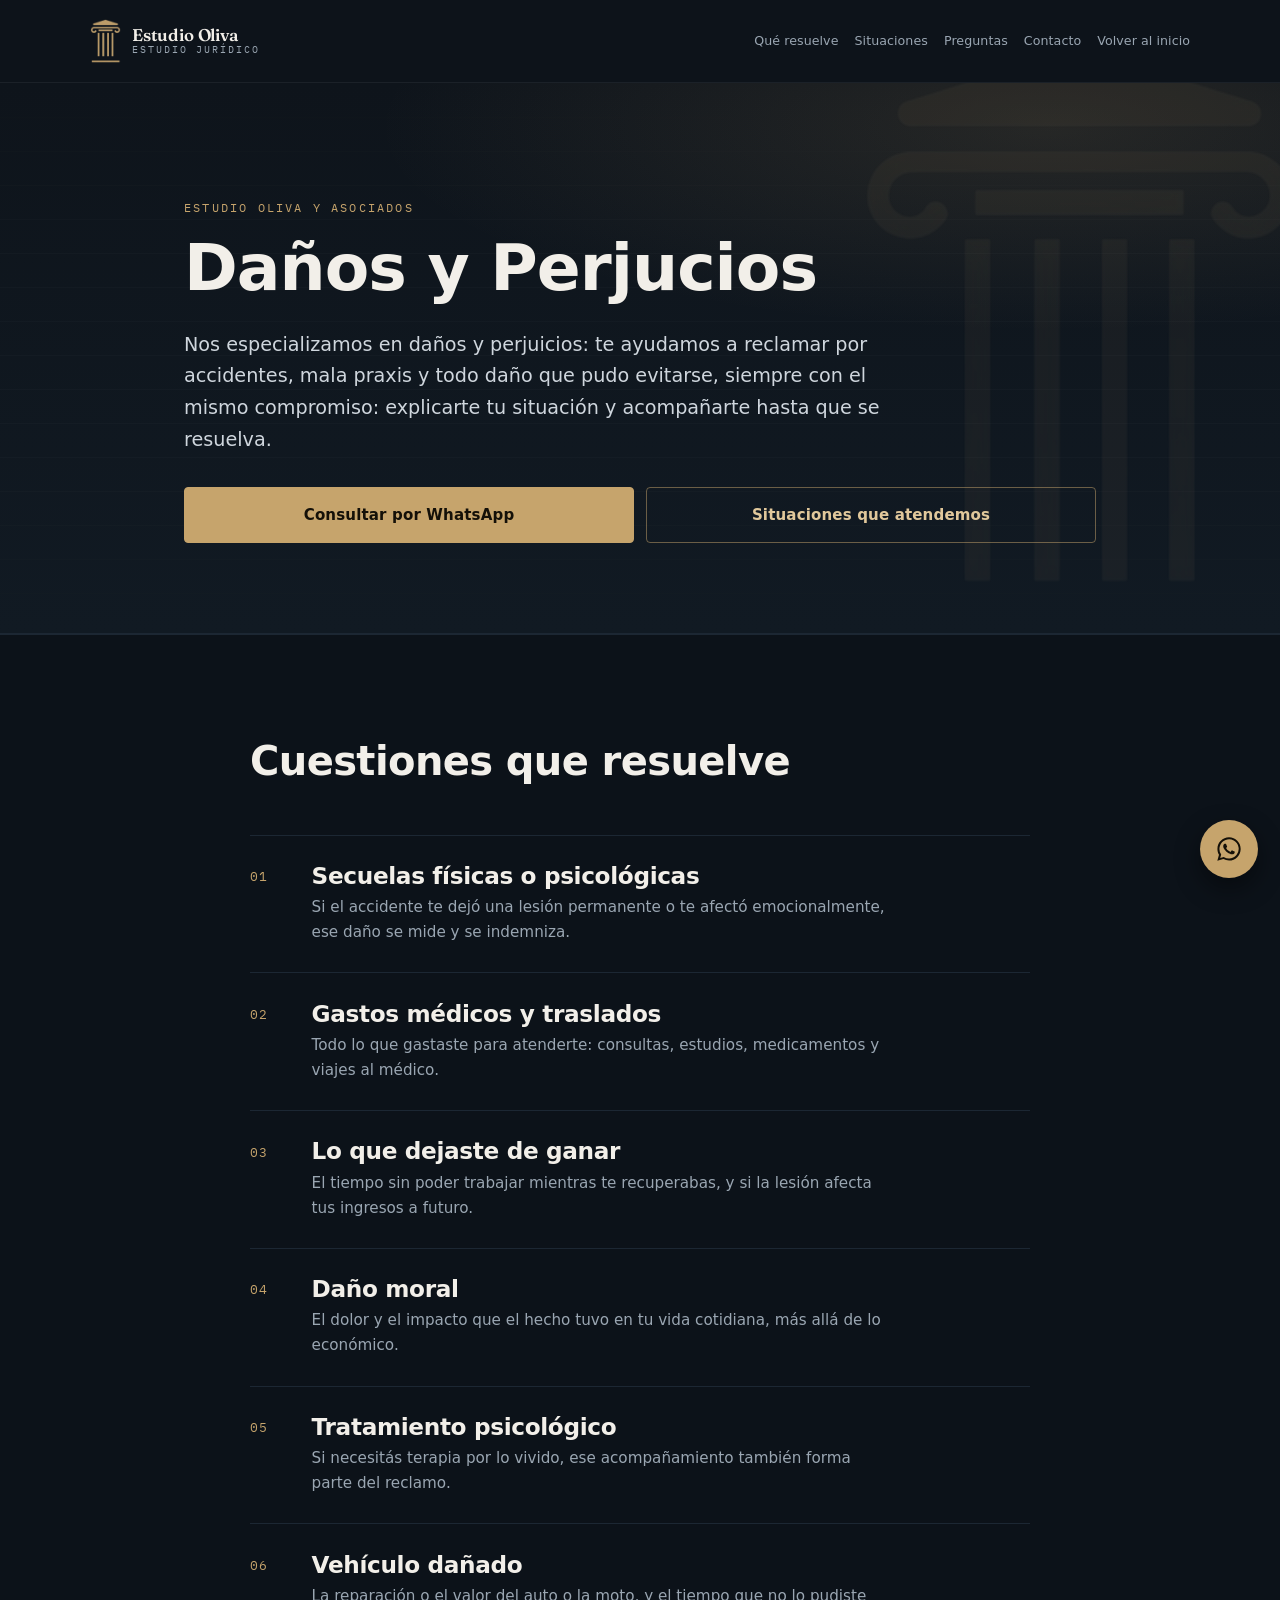
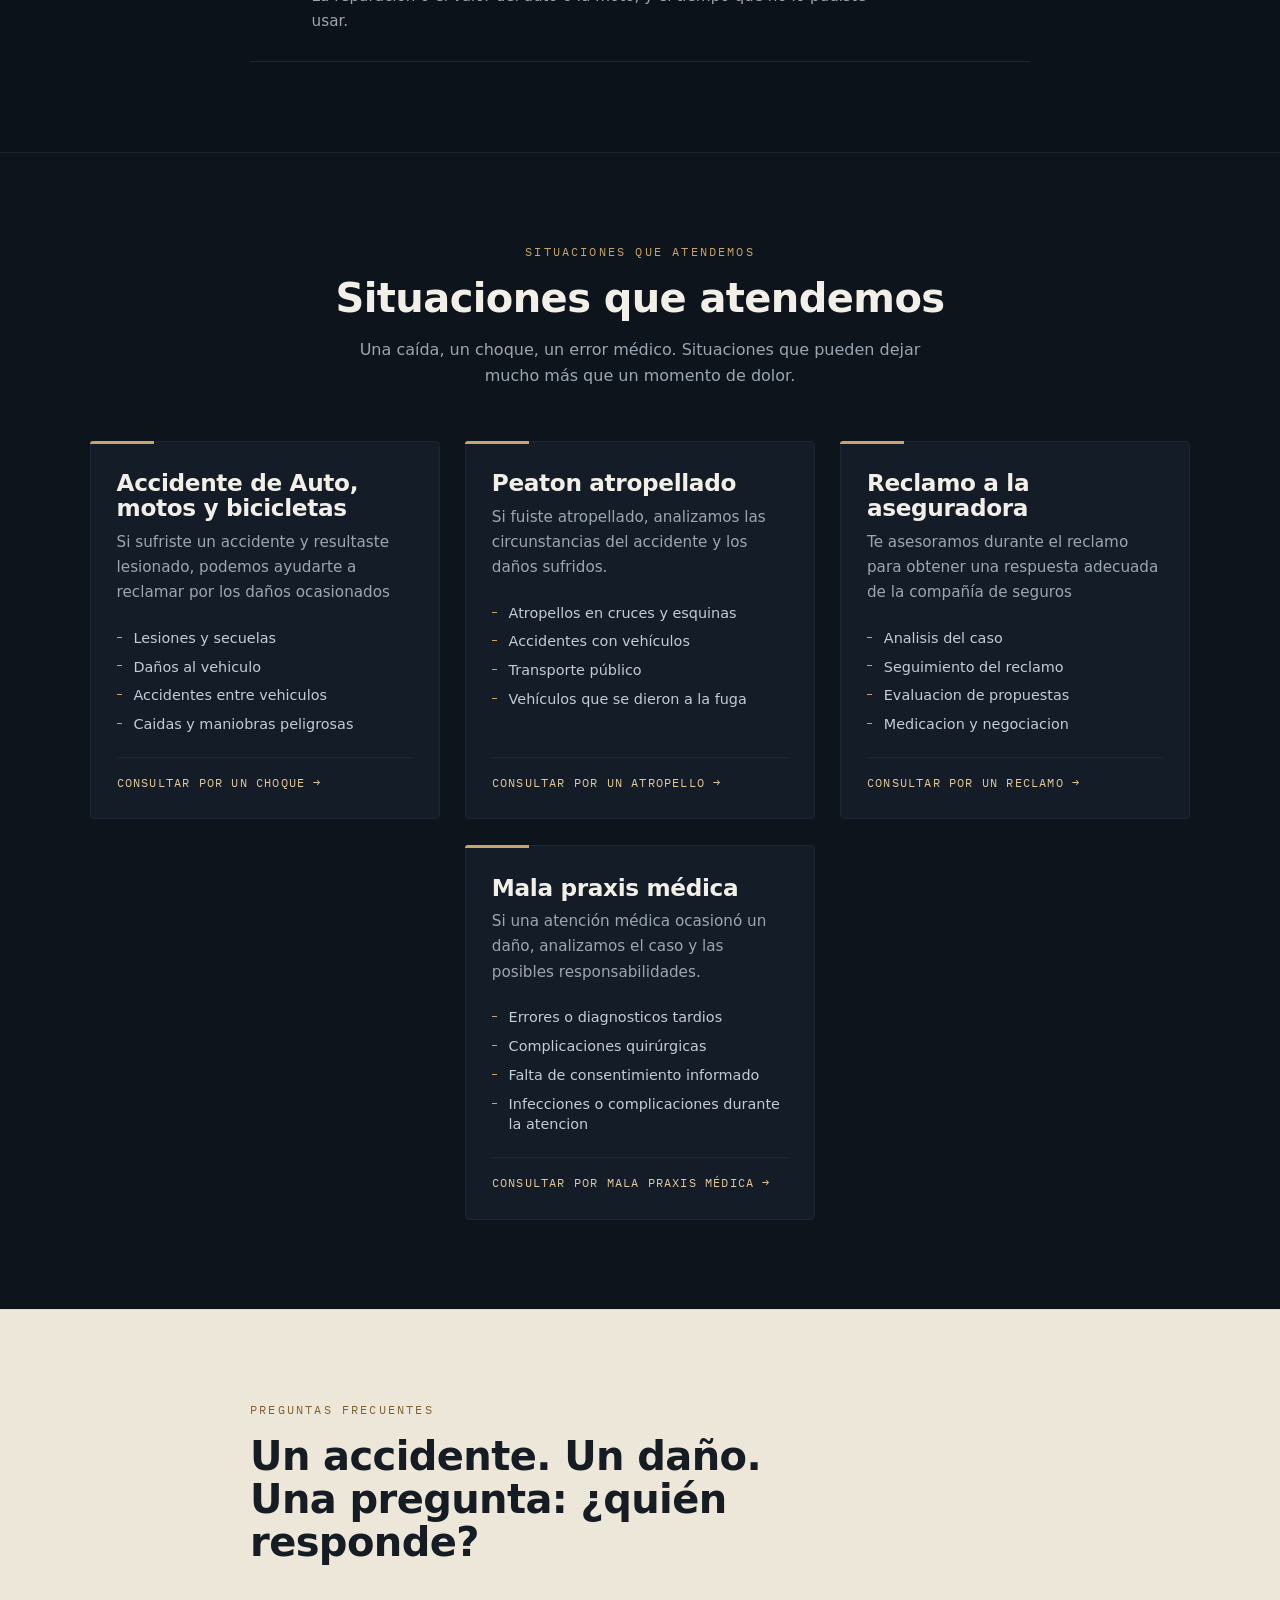
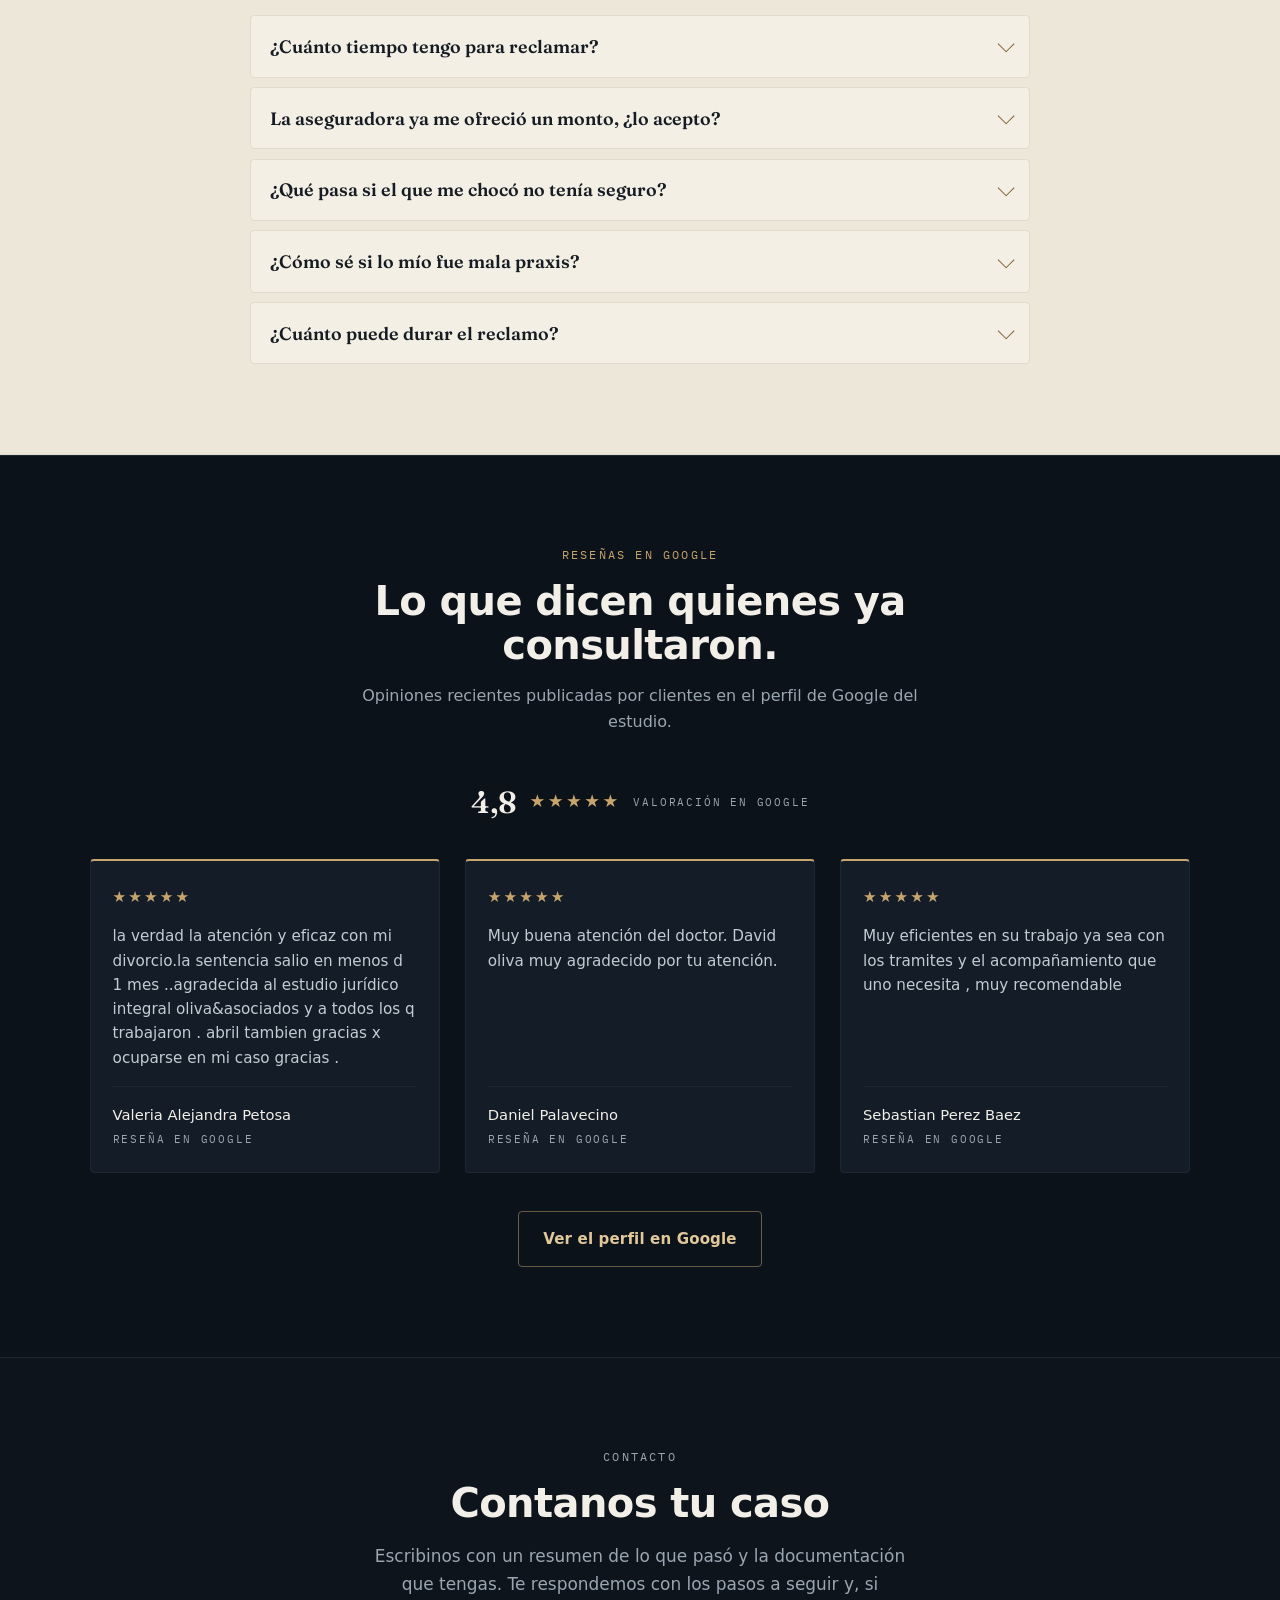
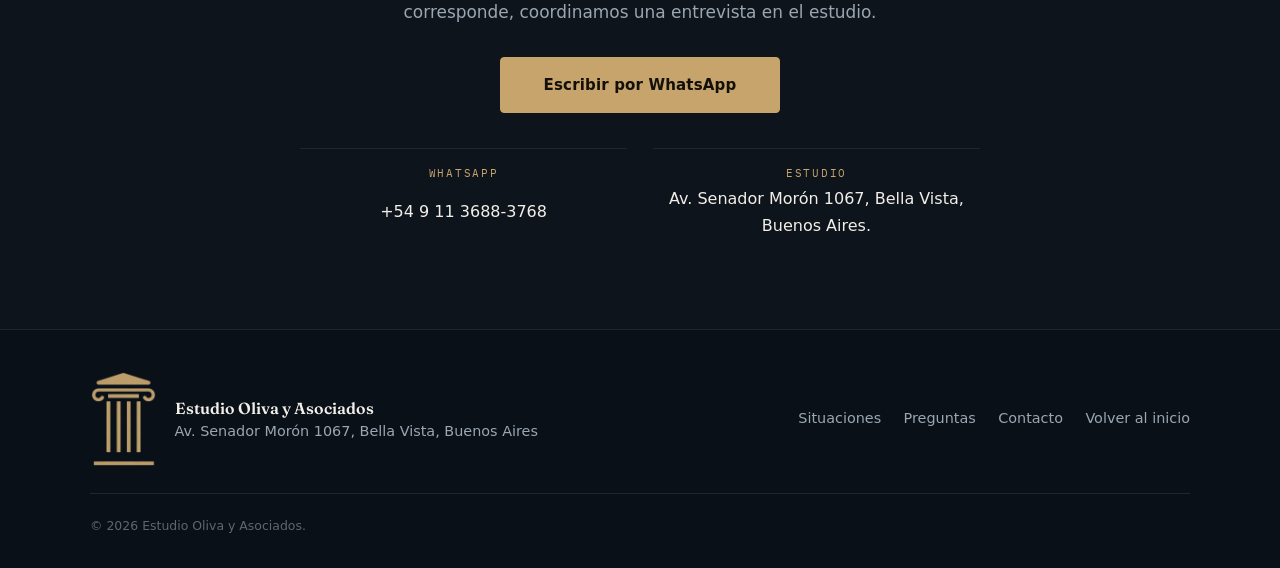
<file: danos.html>
<!DOCTYPE html>
<html lang="es-AR">
<head>

    <!-- Google tag (gtag.js) -->
<script async src="https://www.googletagmanager.com/gtag/js?id=AW-18413445755"></script>
<script>
  window.dataLayer = window.dataLayer || [];
  function gtag(){dataLayer.push(arguments);}
  gtag('js', new Date());

  gtag('config', 'AW-18413445755');
</script>

<!-- Event snippet for Envío de formulario para clientes potenciales conversion page -->
<script>
  gtag('event', 'conversion', {
      'send_to': 'AW-18413445755/u2l6COqr2fAcEPvEm8xE',
      'value': 1.0,
      'currency': 'ARS'
  });
</script>


<meta charset="utf-8">
<meta name="viewport" content="width=device-width, initial-scale=1">
<title>Estudio Oliva | Daños y perjuicios</title>

<link rel="icon" href="imagenes/logo-marca.png">
<meta name="description" content="Reclamos por ">
<meta name="theme-color" content="#0E141B">
<meta property="og:title" content="Estudio Oliva | Daños y perjuicios">
<meta property="og:description" content="Indemnización por daños y perjuicios: accidentes de tránsito, siniestros viales, caídas en la vía pública y mala praxis médica.">
<meta property="og:type" content="website">
<meta property="og:locale" content="es_AR">
<meta property="og:image" content="assets/og-imagen.jpg">
<meta name="twitter:card" content="summary_large_image">
<meta name="twitter:image" content="assets/og-imagen.jpg">

<link rel="apple-touch-icon" href="assets/apple-touch-icon.png">

<link rel="preconnect" href="https://fonts.googleapis.com">
<link rel="preconnect" href="https://fonts.gstatic.com" crossorigin>
<link href="https://fonts.googleapis.com/css2?family=Fraunces:opsz,wght@9..144,400;9..144,600;9..144,700&family=IBM+Plex+Mono:wght@400;500&family=Karla:wght@400;500;700&display=swap" rel="stylesheet">
<link rel="stylesheet" href="styles.css">


</head>

<body>

<a class="skip" href="#contenido">Ir al contenido</a>



    </div>
  </section>
<header class="head" id="head">
  <div class="wrap head-in">
    <a class="brand" href="index.html" aria-label="Estudio Oliva y Asociados — inicio">
      <img class="brand-mark" src="imagenes/logo-marca.png" alt="" width="284" height="407" decoding="async">
      <span class="brand-txt">
        <strong>Estudio Oliva</strong>
        <span>Estudio Jurídico</span>
      </span>
    </a>

    <button class="nav-toggle" id="navToggle" aria-expanded="false" aria-controls="nav">
      <span class="nav-toggle-bars" aria-hidden="true"><i></i><i></i><i></i></span>
      <span class="sr-only">Abrir menú</span>
    </button>

    <nav class="nav" id="nav" aria-label="Principal">
      <ul>
        <li><a href="#resuelve">Qué resuelve</a></li>
        <li><a href="#situaciones">Situaciones</a></li>
        <li><a href="#preguntas">Preguntas</a></li>
        <li><a href="#contacto">Contacto</a></li>
        <li><a href="index.html">Volver al inicio</a></li>
      </ul>
    </nav>
  </div>
</header>

<main id="contenido">

  <!-- HERO -->
  <section class="hero" id="inicio">
    <img class="hero-marca" src="imagenes/logo-marca.png" alt="" aria-hidden="true" decoding="async">
    <div class="wrap hero-in">
      <p class="eyebrow">Estudio Oliva y Asociados</p>
      <h1>Daños y Perjucios
  <br><em></em></h1>
      <p class="lead">
      Nos especializamos en daños y perjuicios: te ayudamos a reclamar por accidentes, mala praxis y todo daño que pudo evitarse, siempre con el mismo compromiso: explicarte tu situación y acompañarte hasta que se resuelva.
      </p>
      <div class="hero-cta">
<a class="btn btn-gold" href="https://wa.me/5491136883768?text=Hola%2C%20quisiera%20realizar%20una%20consulta%20sobre%20un%20caso%20de%20da%C3%B1os%20y%20perjuicios." target="_blank" rel="noopener">Consultar por WhatsApp</a>
        <a class="btn btn-ghost" href="#situaciones">Situaciones que atendemos</a>
      </div>


    </div>
  </section>

    <!-- CUESTIONES -->
  <section class="section reclamar" id="resuelve">
    <div class="wrap wrap-slim">
      <header class="section-head reveal">
        <p class="eyebrow"></p>
        <h2>Cuestiones que resuelve</h2>

      </header>

      <div class="rubros-lista">
        <div class="fila-rubro reveal">
          <span class="fila-num">01</span>
          <div class="fila-cuerpo">
            <h3>Secuelas físicas o psicológicas</h3>
            <p>Si el accidente te dejó una lesión permanente o te afectó emocionalmente, ese daño se mide y se indemniza.</p>
          </div>
        </div>

        <div class="fila-rubro reveal">
          <span class="fila-num">02</span>
          <div class="fila-cuerpo">
            <h3>Gastos médicos y traslados</h3>
            <p>Todo lo que gastaste para atenderte: consultas, estudios, medicamentos y viajes al médico.</p>
          </div>
        </div>

        <div class="fila-rubro reveal">
          <span class="fila-num">03</span>
          <div class="fila-cuerpo">
            <h3>Lo que dejaste de ganar</h3>
            <p>El tiempo sin poder trabajar mientras te recuperabas, y si la lesión afecta tus ingresos a futuro.</p>
          </div>
        </div>

        <div class="fila-rubro reveal">
          <span class="fila-num">04</span>
          <div class="fila-cuerpo">
            <h3>Daño moral</h3>
            <p>El dolor y el impacto que el hecho tuvo en tu vida cotidiana, más allá de lo económico.</p>
          </div>
        </div>

        <div class="fila-rubro reveal">
          <span class="fila-num">05</span>
          <div class="fila-cuerpo">
            <h3>Tratamiento psicológico</h3>
            <p>Si necesitás terapia por lo vivido, ese acompañamiento también forma parte del reclamo.</p>
          </div>
        </div>

        <div class="fila-rubro reveal">
          <span class="fila-num">06</span>
          <div class="fila-cuerpo">
            <h3>Vehículo dañado</h3>
            <p>La reparación o el valor del auto o la moto, y el tiempo que no lo pudiste usar.</p>
          </div>
        </div>

      </div>

    </div>
  </section>

    <!-- SITUACIONES -->
  <section class="section areas" id="situaciones">
    <div class="wrap">
      <header class="section-head centrado reveal">
        <p class="eyebrow">Situaciones que atendemos</p>
        <h2>Situaciones que atendemos</h2>
        <p class="section-sub">Una caída, un choque, un error médico. Situaciones que pueden dejar mucho más que un momento de dolor.</p>
      </header>

      <div class="casos-grid">

        <article class="area reveal">
          <h3>Accidente de Auto, motos y bicicletas</h3>
          <p>Si sufriste un accidente y resultaste lesionado, podemos ayudarte a reclamar por los daños ocasionados</p>
          <ul>
            <li>Lesiones y secuelas</li>
            <li>Daños al vehiculo</li>
            <li>Accidentes entre vehiculos</li>
            <li>Caidas y maniobras peligrosas</li>
          </ul>
          <a class="area-link" href="#contacto">Consultar por un choque</a>
        </article>

        <article class="area reveal">
          <h3>Peaton atropellado</h3>
          <p>Si fuiste atropellado, analizamos las circunstancias del accidente y los daños sufridos.</p>
          <ul>
            <li>Atropellos en cruces y esquinas</li>
            <li>Accidentes con vehículos</li>
            <li>Transporte público</li>
            <li>Vehículos que se dieron a la fuga</li>
          </ul>
          <a class="area-link" href="#contacto">Consultar por un atropello</a>
        </article>

        <article class="area reveal">
          <h3>Reclamo a la aseguradora</h3>
          <p>Te asesoramos durante el reclamo para obtener una respuesta adecuada de la compañía de seguros</p>
          <ul>
            <li>Analisis del caso</li>
            <li>Seguimiento del reclamo</li>
            <li>Evaluacion de propuestas</li>
            <li>Medicacion y negociacion</li>
          </ul>
          <a class="area-link" href="#contacto">Consultar por un reclamo</a>
        </article>

        <article class="area reveal">
          <h3>Mala praxis médica</h3>
          <p>Si una atención médica ocasionó un daño, analizamos el caso y las posibles responsabilidades.</p>
          <ul>
            <li>Errores o diagnosticos tardios</li>
            <li>Complicaciones quirúrgicas</li>
            <li>Falta de consentimiento informado</li>
            <li>Infecciones o complicaciones durante la atencion</li>
          </ul>
          <a class="area-link" href="#contacto">Consultar por mala praxis médica</a>
        </article>
  </section>

    <!-- PREGUNTAS -->
  <section class="section faq faq-claro" id="preguntas">
    <div class="wrap wrap-slim">
      <header class="section-head reveal">
        <p class="eyebrow">Preguntas frecuentes</p>
        <h2>Un accidente. Un daño. Una pregunta: ¿quién responde?</h2>
      </header>

      <div class="acordeon" id="acordeon">
        <div class="item">
          <button class="item-q" aria-expanded="false">
            <span>¿Cuánto tiempo tengo para reclamar?</span>
            <i class="chev" aria-hidden="true"></i>
          </button>
          <div class="item-a"><p>Los plazos dependen de cada situación y pueden variar según el caso. Por eso, cuanto antes consultes, mejor podremos orientarte sobre tus posibilidades de reclamo.</p></div>
        </div>

        <div class="item">
          <button class="item-q" aria-expanded="false">
            <span>La aseguradora ya me ofreció un monto, ¿lo acepto?</span>
            <i class="chev" aria-hidden="true"></i>
          </button>
          <div class="item-a"><p>Antes de aceptar, es recomendable que te asesores por tu cuenta para saber si la propuesta se ajusta realmente a tu caso y a los daños que sufriste</p></div>
        </div>

        <div class="item">
          <button class="item-q" aria-expanded="false">
            <span>¿Qué pasa si el que me chocó no tenía seguro?</span>
            <i class="chev" aria-hidden="true"></i>
          </button>
          <div class="item-a"><p>Se puede reclamar. Que el otro vehículo no tenga seguro no significa que pierdas tu derecho a reclamar. Cada caso requiere analizar cómo y contra quién corresponde hacerlo.</p></div>
        </div>

        <div class="item">
          <button class="item-q" aria-expanded="false">
            <span>¿Cómo sé si lo mío fue mala praxis?</span>
            <i class="chev" aria-hidden="true"></i>
          </button>
          <div class="item-a"><p>No siempre es fácil saberlo a simple vista. Si tenés dudas sobre una atención médica o sobre las consecuencias que tuvo, consultanos. Podemos analizar tu caso y orientarte sobre los pasos a seguir.</p></div>
        </div>

        <div class="item">
          <button class="item-q" aria-expanded="false">
            <span>¿Cuánto puede durar el reclamo?</span>
            <i class="chev" aria-hidden="true"></i>
          </button>
          <div class="item-a"><p>Cada caso tiene sus propios tiempos y puede demorar más o menos según el proceso. Nosotros trabajamos para agilizar cada trámite y evitar demoras innecesarias, haciendo un seguimiento cercano durante todo el reclamo.</p></div>
        </div>

      </div>
    </div>
  </section>

  <!-- RESEÑAS DE GOOGLE -->
  <section class="section resenas" id="resenas">
    <div class="wrap">
      <header class="section-head centrado reveal">
        <p class="eyebrow">Reseñas en Google</p>
        <h2>Lo que dicen quienes ya consultaron.</h2>
        <p class="section-sub">Opiniones recientes publicadas por clientes en el perfil de Google del estudio.</p>
      </header>

      <div class="resenas-resumen reveal">
        <span class="resenas-nota">4,8</span>
        <span class="resenas-estrellas" aria-hidden="true">&#9733;&#9733;&#9733;&#9733;&#9733;</span>
        <span class="resenas-cant">Valoración en Google</span>
      </div>

      <div class="resenas-grid">

        <article class="resena reveal">
          <span class="resena-estrellas" aria-hidden="true">&#9733;&#9733;&#9733;&#9733;&#9733;</span>
          <p class="resena-txt">la verdad  la atención y eficaz con mi divorcio.la sentencia salio en menos d 1 mes ..agradecida al estudio jurídico integral oliva&asociados  y a todos los q trabajaron . abril tambien  gracias x  ocuparse en mi caso gracias .</p>
          <p class="resena-autor">Valeria Alejandra Petosa<span>Reseña en Google</span></p>
        </article>

        <article class="resena reveal">
          <span class="resena-estrellas" aria-hidden="true">&#9733;&#9733;&#9733;&#9733;&#9733;</span>
          <p class="resena-txt">Muy buena atención del doctor. David oliva muy agradecido por tu atención.</p>
          <p class="resena-autor">Daniel Palavecino<span>Reseña en Google</span></p>
        </article>

        <article class="resena reveal">
          <span class="resena-estrellas" aria-hidden="true">&#9733;&#9733;&#9733;&#9733;&#9733;</span>
          <p class="resena-txt">Muy eficientes en su trabajo ya sea con los tramites y el acompañamiento que uno necesita , muy recomendable</p>
          <p class="resena-autor">Sebastian Perez Baez<span>Reseña en Google</span></p>
        </article>

      </div>

      <div class="resenas-cta reveal">
        <a class="btn btn-ghost" href="https://maps.app.goo.gl/gU8ZtzwFNYmXDz7JA" target="_blank" rel="noopener">Ver el perfil en Google</a>
      </div>
    </div>
  </section>

  <!-- CONTACTO -->
  <section class="section contacto" id="contacto">
    <div class="wrap contacto-in">
      <div class="contacto-txt reveal">
        <p class="eyebrow">Contacto</p>
        <h2>Contanos tu caso</h2>
        <p>Escribinos con un resumen de lo que pasó y la documentación que tengas. Te respondemos con los pasos a seguir y, si corresponde, coordinamos una entrevista en el estudio.</p>

        <a class="btn btn-gold contacto-btn" href="https://wa.me/5491136883768?text=Hola%2C%20quisiera%20realizar%20una%20consulta%20sobre%20un%20caso%20de%20da%C3%B1os%20y%20perjuicios." target="_blank" rel="noopener">Escribir por WhatsApp</a>

        <ul class="contacto-datos">
          <li>
            <span>WhatsApp</span>
            <a href="https://wa.me/5491136883768" target="_blank" rel="noopener">+54 9 11 3688-3768</a>
          </li>

          <li>
            <span>Estudio</span>
            <a href="https://maps.app.goo.gl/gU8ZtzwFNYmXDz7JA" target="_blank" rel="noopener">Av. Senador Morón 1067, Bella Vista, Buenos Aires.</a>
          </li>
        </ul>
      </div>

    </div>
  </section>
</main>

<footer class="pie">
  <div class="wrap pie-in">
    <div class="pie-brand">
      <img class="pie-logo" src="imagenes/logo-marca.png" alt="Estudio Jurídico David Oliva" width="614" height="678" decoding="async">
      <p><strong>Estudio Oliva y Asociados</strong><br>Av. Senador Morón 1067, Bella Vista, Buenos Aires&nbsp;&nbsp;</p>
    </div>
    <nav class="pie-nav" aria-label="Pie de página">
      <a href="#situaciones">Situaciones</a>
      <a href="#preguntas">Preguntas</a>
      <a href="#contacto">Contacto</a>
      <a href="index.html">Volver al inicio</a>
    </nav>
    <p class="pie-legal">© <span id="anio">2026</span> Estudio  Oliva y Asociados.</p>
  </div>
</footer>

<a  class="wsp" href="https://wa.me/5491136883768?text=Hola%2C%20quisiera%20realizar%20una%20consulta%20sobre%20un%20caso%20de%20da%C3%B1os%20y%20perjuicios." target="_blank" rel="noopener" aria-label="Escribir por WhatsApp">
  <svg viewBox="0 0 24 24" aria-hidden="true" focusable="false">
    <path d="M12.04 2c-5.5 0-9.96 4.46-9.96 9.96 0 1.76.46 3.48 1.34 5L2 22l5.16-1.35a9.9 9.9 0 0 0 4.88 1.28h.01c5.5 0 9.96-4.46 9.96-9.96S17.54 2 12.04 2Zm0 18.2h-.01a8.2 8.2 0 0 1-4.19-1.15l-.3-.18-3.06.8.82-2.99-.2-.31a8.24 8.24 0 1 1 6.94 3.83Zm4.52-6.16c-.25-.12-1.47-.72-1.69-.81-.23-.08-.39-.12-.56.13-.16.24-.64.8-.78.97-.14.16-.29.18-.54.06-.25-.12-1.05-.39-1.99-1.23-.74-.66-1.23-1.47-1.38-1.72-.14-.25-.01-.38.11-.5.11-.11.25-.29.37-.43.12-.15.16-.25.25-.41.08-.17.04-.31-.02-.43-.06-.12-.56-1.34-.76-1.84-.2-.48-.4-.42-.56-.43h-.48c-.16 0-.43.06-.65.31-.22.25-.85.83-.85 2.03s.87 2.35.99 2.51c.12.16 1.71 2.61 4.14 3.66.58.25 1.03.4 1.38.51.58.19 1.11.16 1.53.1.47-.07 1.47-.6 1.68-1.18.21-.58.21-1.07.14-1.18-.06-.11-.22-.17-.47-.29Z"/>
  </svg>
</a>

<script src="script.js" defer></script>
</body>
</html>
</file>
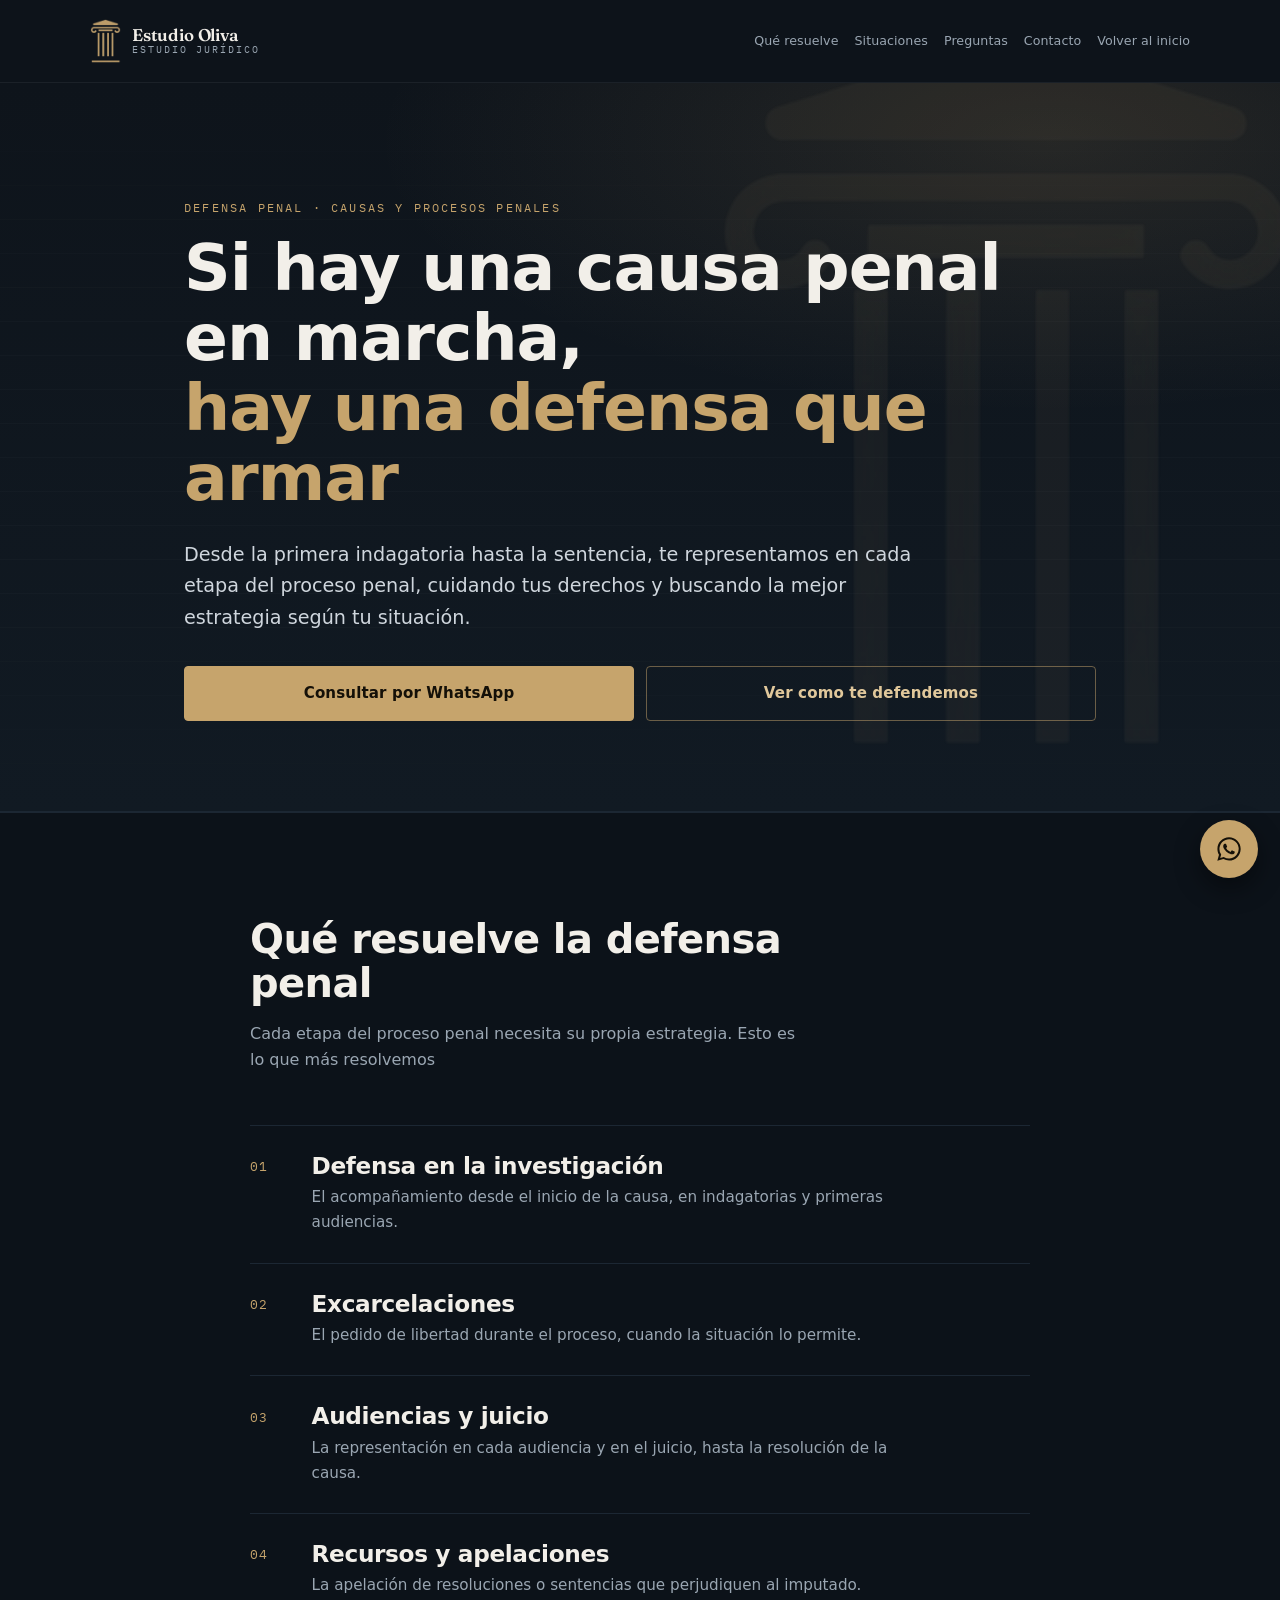
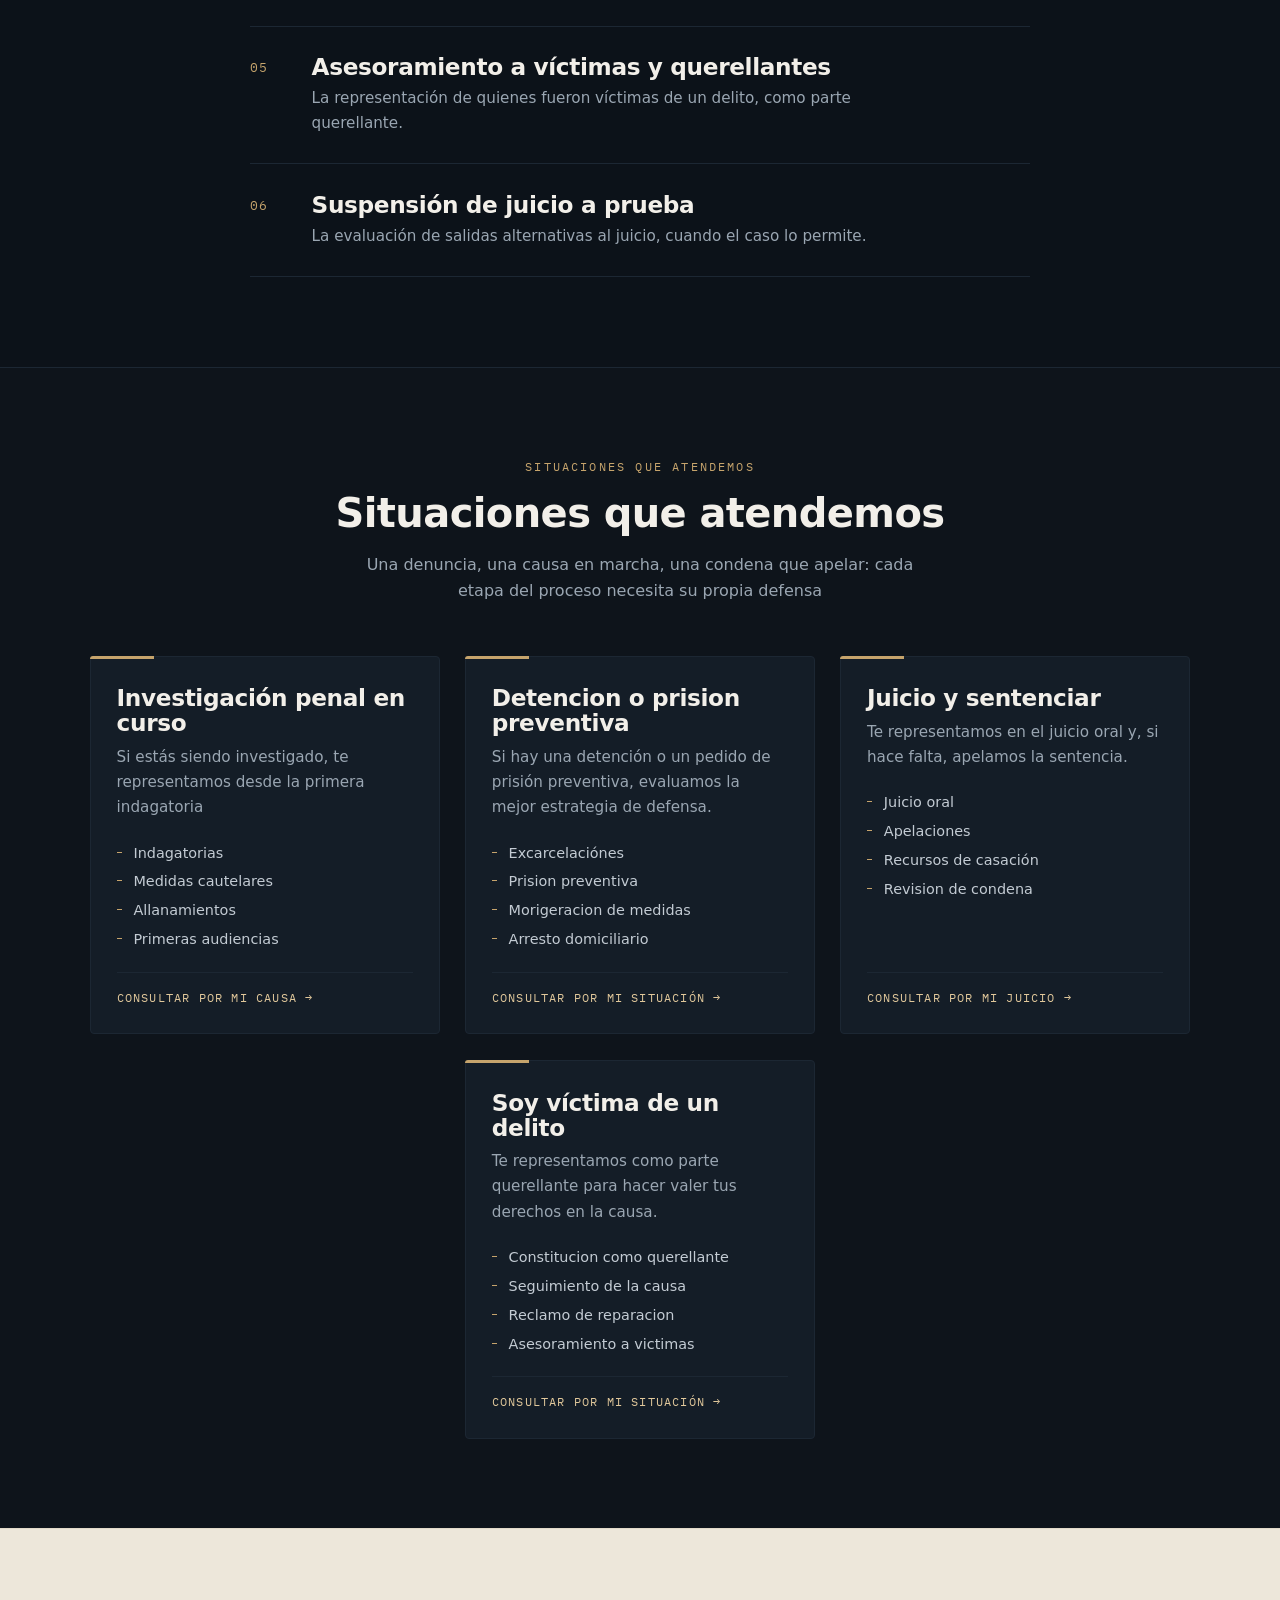
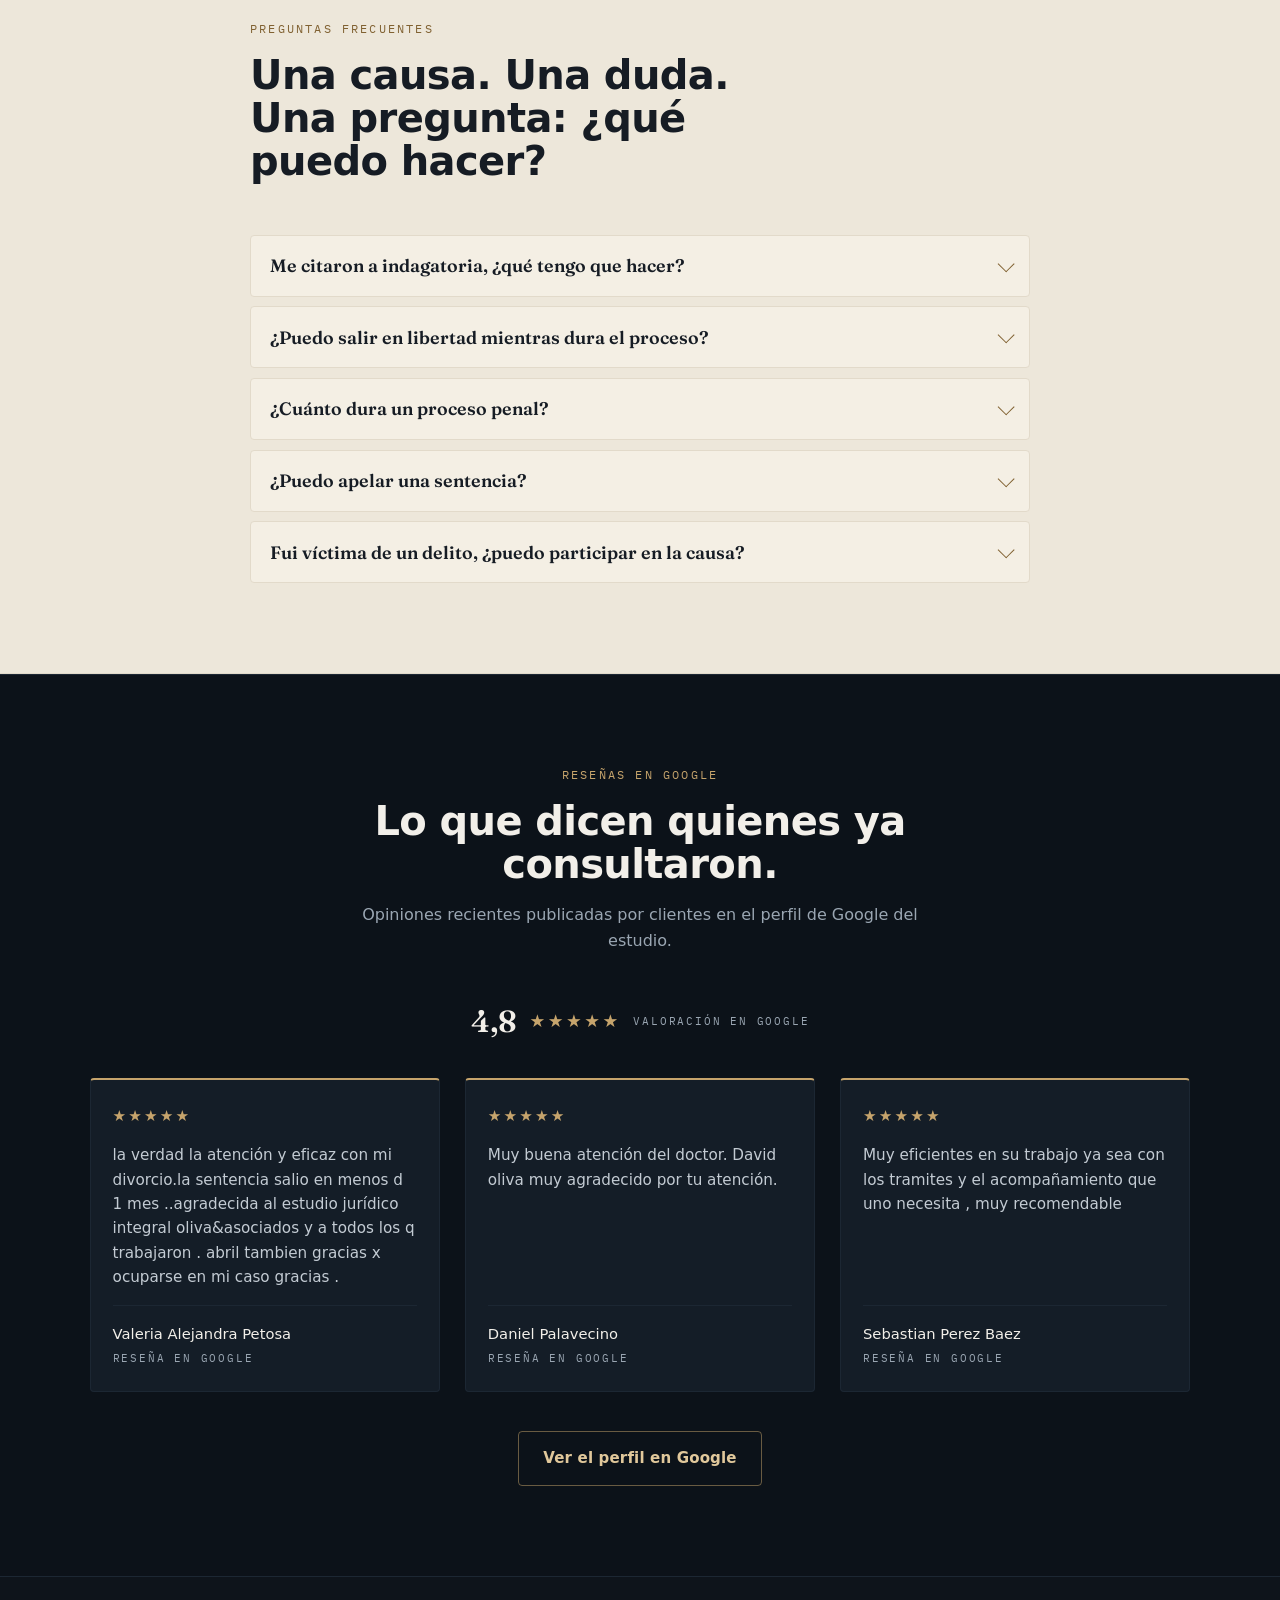
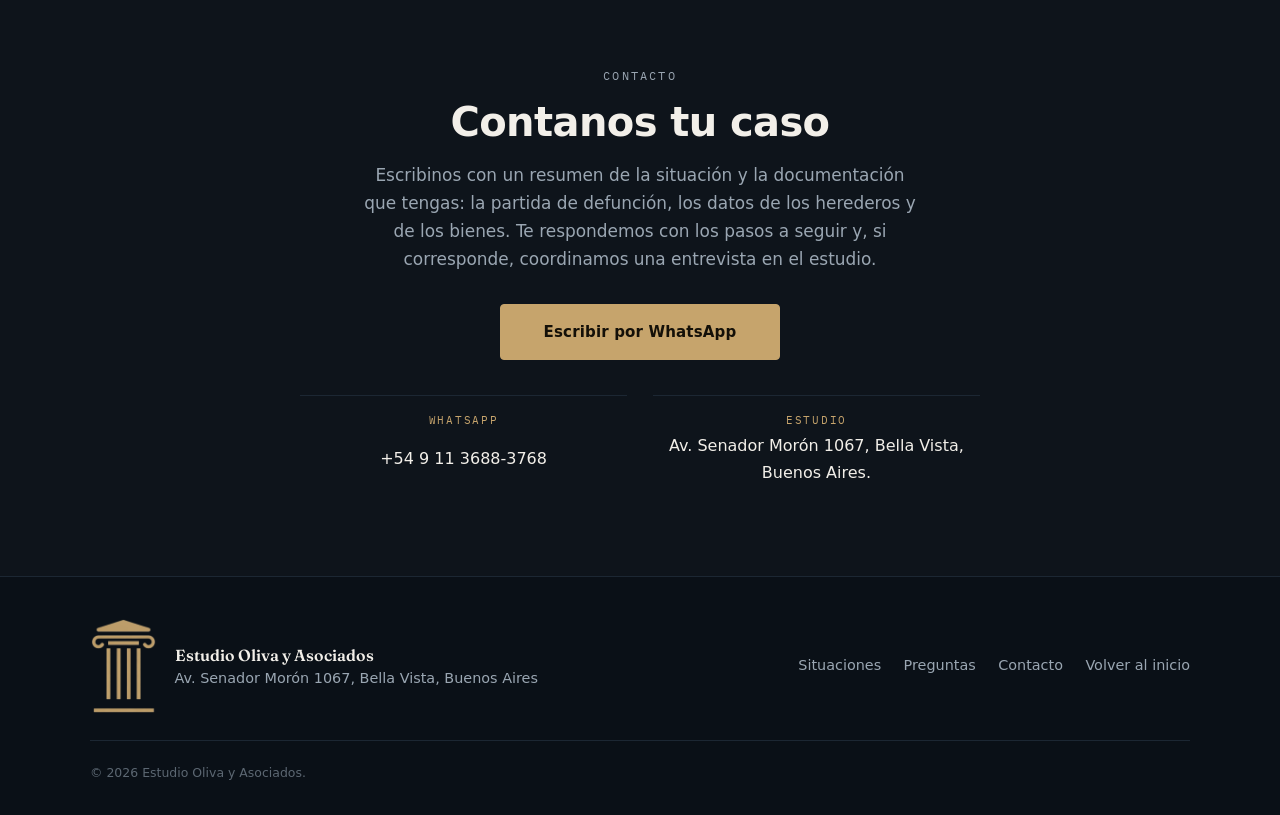
<file: defensapenal.html>
<!DOCTYPE html>
<html lang="es-AR">
<head>

    <!-- Google tag (gtag.js) -->
<script async src="https://www.googletagmanager.com/gtag/js?id=AW-18413445755"></script>
<script>
  window.dataLayer = window.dataLayer || [];
  function gtag(){dataLayer.push(arguments);}
  gtag('js', new Date());

  gtag('config', 'AW-18413445755');
</script>


<!-- Event snippet for Envío de formulario para clientes potenciales conversion page -->
<script>
  gtag('event', 'conversion', {
      'send_to': 'AW-18413445755/u2l6COqr2fAcEPvEm8xE',
      'value': 1.0,
      'currency': 'ARS'
  });
</script>


<meta charset="utf-8">
<meta name="viewport" content="width=device-width, initial-scale=1">
<title>Estudio Oliva | Defensa penal</title>

<link rel="icon" href="imagenes/logo-marca.png">
<meta name="description" content="Defensa penal: causas y procesos penales. Defensa en indagatorias, excarcelaciones, audiencias y juicios. Defensa de víctimas y querellantes. CABA y Provincia de Buenos Aires.">
<meta name="theme-color" content="#0E141B">
<meta property="og:title" content="Defensa penal| Estudio Oliva y Asociados">
<meta property="og:description" content="Defensa en causas penales, indagatorias, excarcelaciones, audiencias y juicios. Defensa de víctimas y querellantes. CABA y Provincia de Buenos Aires.">
<meta property="og:type" content="website">
<meta property="og:locale" content="es_AR">
<meta property="og:image" content="assets/og-imagen.jpg">
<meta name="twitter:card" content="summary_large_image">
<meta name="twitter:image" content="assets/og-imagen.jpg">

<link rel="apple-touch-icon" href="assets/apple-touch-icon.png">

<link rel="preconnect" href="https://fonts.googleapis.com">
<link rel="preconnect" href="https://fonts.gstatic.com" crossorigin>
<link href="https://fonts.googleapis.com/css2?family=Fraunces:opsz,wght@9..144,400;9..144,600;9..144,700&family=IBM+Plex+Mono:wght@400;500&family=Karla:wght@400;500;700&display=swap" rel="stylesheet">
<link rel="stylesheet" href="styles.css">


</head>

<body>

<a class="skip" href="#contenido">Ir al contenido</a>

<header class="head" id="head">
  <div class="wrap head-in">
    <a class="brand" href="index.html" aria-label="Estudio Oliva y Asociados — inicio">
      <img class="brand-mark" src="imagenes/logo-marca.png" alt="" width="284" height="407" decoding="async">
      <span class="brand-txt">
        <strong>Estudio Oliva</strong>
        <span>Estudio Jurídico</span>
      </span>
    </a>

    <button class="nav-toggle" id="navToggle" aria-expanded="false" aria-controls="nav">
      <span class="nav-toggle-bars" aria-hidden="true"><i></i><i></i><i></i></span>
      <span class="sr-only">Abrir menú</span>
    </button>

    <nav class="nav" id="nav" aria-label="Principal">
      <ul>
        <li><a href="#resuelve">Qué resuelve</a></li>
        <li><a href="#situaciones">Situaciones</a></li>
        <li><a href="#preguntas">Preguntas</a></li>
        <li><a href="#contacto">Contacto</a></li>
        <li><a href="index.html">Volver al inicio</a></li>
      </ul>
    </nav>
  </div>
</header>

<main id="contenido">

  <!-- HERO -->
  <section class="hero" id="inicio">
    <img class="hero-marca" src="imagenes/logo-marca.png" alt="" aria-hidden="true" decoding="async">
    <div class="wrap hero-in">
      <p class="eyebrow">DEFENSA PENAL · CAUSAS Y PROCESOS PENALES</p>
      <h1>Si hay una causa penal en marcha,<br><em>hay una defensa que armar</em></h1>
      <p class="lead">
        Desde la primera indagatoria hasta la sentencia, te representamos en cada etapa del proceso penal, cuidando tus derechos y buscando la mejor estrategia según tu situación.
      </p>
      <div class="hero-cta">
      <a class="btn btn-gold" href="https://wa.me/5491136883768?text=Hola%2C%20quisiera%20realizar%20una%20consulta%20relacionada%20con%20un%20asunto%20de%20derecho%20penal." target="_blank" rel="noopener">Consultar por WhatsApp</a>
        <a class="btn btn-ghost" href="#resuelve">Ver como te defendemos</a>
      </div>


    </div>
  </section>

  <!-- AREAS -->
  <section class="section reclamar" id="resuelve">
    <div class="wrap wrap-slim">
      <header class="section-head reveal">
        <p class="eyebrow"></p>
        <h2>Qué resuelve la defensa penal</h2>
        <p class="section-sub">Cada etapa del proceso penal necesita su propia estrategia. Esto es lo que más resolvemos</p>
      </header>

      <div class="rubros-lista">
        <div class="fila-rubro reveal">
          <span class="fila-num">01</span>
          <div class="fila-cuerpo">
            <h3>Defensa en la investigación</h3>
            <p>El acompañamiento desde el inicio de la causa, en indagatorias y primeras audiencias.</p>
          </div>
        </div>

        <div class="fila-rubro reveal">
          <span class="fila-num">02</span>
          <div class="fila-cuerpo">
            <h3>Excarcelaciones</h3>
            <p>El pedido de libertad durante el proceso, cuando la situación lo permite.</p>
          </div>
        </div>

        <div class="fila-rubro reveal">
          <span class="fila-num">03</span>
          <div class="fila-cuerpo">
            <h3>Audiencias y juicio</h3>
            <p>La representación en cada audiencia y en el juicio, hasta la resolución de la causa.</p>
          </div>
        </div>

        <div class="fila-rubro reveal">
          <span class="fila-num">04</span>
          <div class="fila-cuerpo">
            <h3> Recursos y apelaciones</h3>
            <p>La apelación de resoluciones o sentencias que perjudiquen al imputado.</p>
          </div>
        </div>

        <div class="fila-rubro reveal">
          <span class="fila-num">05</span>
          <div class="fila-cuerpo">
            <h3>Asesoramiento a víctimas y querellantes</h3>
            <p>La representación de quienes fueron víctimas de un delito, como parte querellante.</p>
          </div>
        </div>

        <div class="fila-rubro reveal">
          <span class="fila-num">06</span>
          <div class="fila-cuerpo">
            <h3> Suspensión de juicio a prueba</h3>
            <p>La evaluación de salidas alternativas al juicio, cuando el caso lo permite.</p>
          </div>
        </div>

      </div>

    </div>
  </section>

  <!-- SITUACIONES -->
  <section class="section areas" id="situaciones">
    <div class="wrap">
      <header class="section-head centrado reveal">
        <p class="eyebrow">Situaciones que atendemos</p>
        <h2>Situaciones que atendemos</h2>
        <p class="section-sub">Una denuncia, una causa en marcha, una condena que apelar: cada etapa del proceso necesita su propia defensa</p>
      </header>

      <div class="casos-grid">

        <article class="area reveal">
          <h3>Investigación penal en curso</h3>
          <p>Si estás siendo investigado, te representamos desde la primera indagatoria</p>
          <ul>
            <li>Indagatorias</li>
            <li>Medidas cautelares</li>
            <li>Allanamientos</li>
            <li>Primeras audiencias</li>
          </ul>
          <a class="area-link" href="#contacto">Consultar por mi causa</a>
        </article>

        <article class="area reveal">
          <h3>Detencion o prision preventiva</h3>
          <p>Si hay una detención o un pedido de prisión preventiva, evaluamos la mejor estrategia de defensa.</p>
          <ul>
            <li>Excarcelaciónes</li>
            <li>Prision preventiva</li>
            <li>Morigeracion de medidas</li>
            <li>Arresto domiciliario</li>
          </ul>
          <a class="area-link" href="#contacto">Consultar por mi situación</a>
        </article>

        <article class="area reveal">
          <h3>Juicio y sentenciar</h3>
          <p>Te representamos en el juicio oral y, si hace falta, apelamos la sentencia.</p>
          <ul>
            <li>Juicio oral</li>
            <li>Apelaciones</li>
            <li>Recursos de casación</li>
            <li>Revision de condena</li>
          </ul>
          <a class="area-link" href="#contacto">Consultar por mi juicio </a>
        </article>

        <article class="area reveal">
          <h3>Soy víctima de un delito</h3>
          <p>Te representamos como parte querellante para hacer valer tus derechos en la causa.</p>
          <ul>
            <li>Constitucion como querellante</li>
            <li>Seguimiento de la causa</li>
            <li>Reclamo de reparacion</li>
            <li>Asesoramiento a victimas</li>
          </ul>
            <a class="area-link" href="#contacto">Consultar por mi situación </a>
        </article>

        </div>
    </div>
    </section>

    <!-- PREGUNTAS -->
    <section class="section faq faq-claro" id="preguntas">
    <div class="wrap wrap-slim">
        <header class="section-head reveal">
        <p class="eyebrow">Preguntas frecuentes</p>
        <h2>Una causa. Una duda. Una pregunta: ¿qué puedo hacer?</h2>
        </header>

        <div class="acordeon" id="acordeon">
        <div class="item">
            <button class="item-q" aria-expanded="false">
            <span>Me citaron a indagatoria, ¿qué tengo que hacer?</span>
            <i class="chev" aria-hidden="true"></i>
            </button>
            <div class="item-a"><p>
Es importante ir acompañado de un abogado desde el primer momento, para conocer la causa y armar la estrategia de defensa.</p></div>
        </div>

        <div class="item">
            <button class="item-q" aria-expanded="false">
            <span>¿Puedo salir en libertad mientras dura el proceso?</span>
            <i class="chev" aria-hidden="true"></i>
            </button>
            <div class="item-a"><p>Depende del delito y de las circunstancias del caso. Evaluamos si corresponde una excarcelación o una medida alternativa a la prisión.</p></div>
        </div>

        <div class="item">
            <button class="item-q" aria-expanded="false">
            <span>¿Cuánto dura un proceso penal?</span>
            <i class="chev" aria-hidden="true"></i>
          </button>
          <div class="item-a"><p>Varía mucho según la complejidad de la causa y el juzgado. Te mantenemos informado en cada etapa.</p></div>
        </div>

        <div class="item">
          <button class="item-q" aria-expanded="false">
            <span>¿Puedo apelar una sentencia?</span>
            <i class="chev" aria-hidden="true"></i>
          </button>
          <div class="item-a"><p>Sí, existen plazos y recursos específicos para apelar. Evaluamos las chances según tu caso.</p></div>
        </div>

        <div class="item">
          <button class="item-q" aria-expanded="false">
            <span>Fui víctima de un delito, ¿puedo participar en la causa?</span>
            <i class="chev" aria-hidden="true"></i>
          </button>
          <div class="item-a"><p>Sí, te podés constituir como querellante para hacer valer tus derechos durante todo el proceso.</p></div>
        </div>

      </div>
    </div>
  </section>

  <!-- RESEÑAS DE GOOGLE -->
  <section class="section resenas" id="resenas">
    <div class="wrap">
      <header class="section-head centrado reveal">
        <p class="eyebrow">Reseñas en Google</p>
        <h2>Lo que dicen quienes ya consultaron.</h2>
        <p class="section-sub">Opiniones recientes publicadas por clientes en el perfil de Google del estudio.</p>
      </header>

      <div class="resenas-resumen reveal">
        <span class="resenas-nota">4,8</span>
        <span class="resenas-estrellas" aria-hidden="true">&#9733;&#9733;&#9733;&#9733;&#9733;</span>
        <span class="resenas-cant">Valoración en Google</span>
      </div>

      <div class="resenas-grid">

        <article class="resena reveal">
          <span class="resena-estrellas" aria-hidden="true">&#9733;&#9733;&#9733;&#9733;&#9733;</span>
          <p class="resena-txt">la verdad  la atención y eficaz con mi divorcio.la sentencia salio en menos d 1 mes ..agradecida al estudio jurídico integral oliva&asociados  y a todos los q trabajaron . abril tambien  gracias x  ocuparse en mi caso gracias .</p>
          <p class="resena-autor">Valeria Alejandra Petosa<span>Reseña en Google</span></p>
        </article>

        <article class="resena reveal">
          <span class="resena-estrellas" aria-hidden="true">&#9733;&#9733;&#9733;&#9733;&#9733;</span>
          <p class="resena-txt">Muy buena atención del doctor. David oliva muy agradecido por tu atención.</p>
          <p class="resena-autor">Daniel Palavecino<span>Reseña en Google</span></p>
        </article>

        <article class="resena reveal">
          <span class="resena-estrellas" aria-hidden="true">&#9733;&#9733;&#9733;&#9733;&#9733;</span>
          <p class="resena-txt">Muy eficientes en su trabajo ya sea con los tramites y el acompañamiento que uno necesita , muy recomendable</p>
          <p class="resena-autor">Sebastian Perez Baez<span>Reseña en Google</span></p>
        </article>

      </div>

      <div class="resenas-cta reveal">
        <a class="btn btn-ghost" href="https://maps.app.goo.gl/gU8ZtzwFNYmXDz7JA" target="_blank" rel="noopener">Ver el perfil en Google</a>
      </div>
    </div>
  </section>

  <!-- CONTACTO -->
  <section class="section contacto" id="contacto">
    <div class="wrap contacto-in">
      <div class="contacto-txt reveal">
        <p class="eyebrow">Contacto</p>
        <h2>Contanos tu caso</h2>
        <p>Escribinos con un resumen de la situación y la documentación que tengas: la partida de defunción, los datos de los herederos y de los bienes. Te respondemos con los pasos a seguir y, si corresponde, coordinamos una entrevista en el estudio.</p>

        <a class="btn btn-gold contacto-btn" href="https://wa.me/5491136883768?text=Hola%2C%20quisiera%20realizar%20una%20consulta%20relacionada%20con%20un%20asunto%20de%20derecho%20penal." target="_blank" rel="noopener">Escribir por WhatsApp</a>

        <ul class="contacto-datos">
          <li>
            <span>WhatsApp</span>
            <a href="https://wa.me/5491136883768" target="_blank" rel="noopener">+54 9 11 3688-3768</a>
          </li>

          <li>
            <span>Estudio</span>
            <a href="https://maps.app.goo.gl/gU8ZtzwFNYmXDz7JA" target="_blank" rel="noopener">Av. Senador Morón 1067, Bella Vista, Buenos Aires.</a>
          </li>
        </ul>
      </div>

    </div>
  </section>
</main>

<footer class="pie">
  <div class="wrap pie-in">
    <div class="pie-brand">
      <img class="pie-logo" src="imagenes/logo-marca.png" alt="Estudio Jurídico David Oliva" width="614" height="678" decoding="async">
      <p><strong>Estudio Oliva y Asociados</strong><br>Av. Senador Morón 1067, Bella Vista, Buenos Aires&nbsp;&nbsp;</p>
    </div>
    <nav class="pie-nav" aria-label="Pie de página">
        <a href="#situaciones">Situaciones</a>
        <a href="#preguntas">Preguntas</a>
        <a href="#contacto">Contacto</a>
        <a href="index.html">Volver al inicio</a>
    </nav>
    <p class="pie-legal">© <span id="anio">2026</span> Estudio  Oliva y Asociados.</p>
    </div>
</footer>

<a  class="wsp" href="https://wa.me/5491136883768?text=Hola%2C%20quisiera%20realizar%20una%20consulta%20relacionada%20con%20un%20asunto%20de%20derecho%20penal." target="_blank" rel="noopener" aria-label="Escribir por WhatsApp">
  <svg viewBox="0 0 24 24" aria-hidden="true" focusable="false">
    <path d="M12.04 2c-5.5 0-9.96 4.46-9.96 9.96 0 1.76.46 3.48 1.34 5L2 22l5.16-1.35a9.9 9.9 0 0 0 4.88 1.28h.01c5.5 0 9.96-4.46 9.96-9.96S17.54 2 12.04 2Zm0 18.2h-.01a8.2 8.2 0 0 1-4.19-1.15l-.3-.18-3.06.8.82-2.99-.2-.31a8.24 8.24 0 1 1 6.94 3.83Zm4.52-6.16c-.25-.12-1.47-.72-1.69-.81-.23-.08-.39-.12-.56.13-.16.24-.64.8-.78.97-.14.16-.29.18-.54.06-.25-.12-1.05-.39-1.99-1.23-.74-.66-1.23-1.47-1.38-1.72-.14-.25-.01-.38.11-.5.11-.11.25-.29.37-.43.12-.15.16-.25.25-.41.08-.17.04-.31-.02-.43-.06-.12-.56-1.34-.76-1.84-.2-.48-.4-.42-.56-.43h-.48c-.16 0-.43.06-.65.31-.22.25-.85.83-.85 2.03s.87 2.35.99 2.51c.12.16 1.71 2.61 4.14 3.66.58.25 1.03.4 1.38.51.58.19 1.11.16 1.53.1.47-.07 1.47-.6 1.68-1.18.21-.58.21-1.07.14-1.18-.06-.11-.22-.17-.47-.29Z"/>
  </svg>
</a>

<script src="script.js" defer></script>
</body>
</html>
</file>
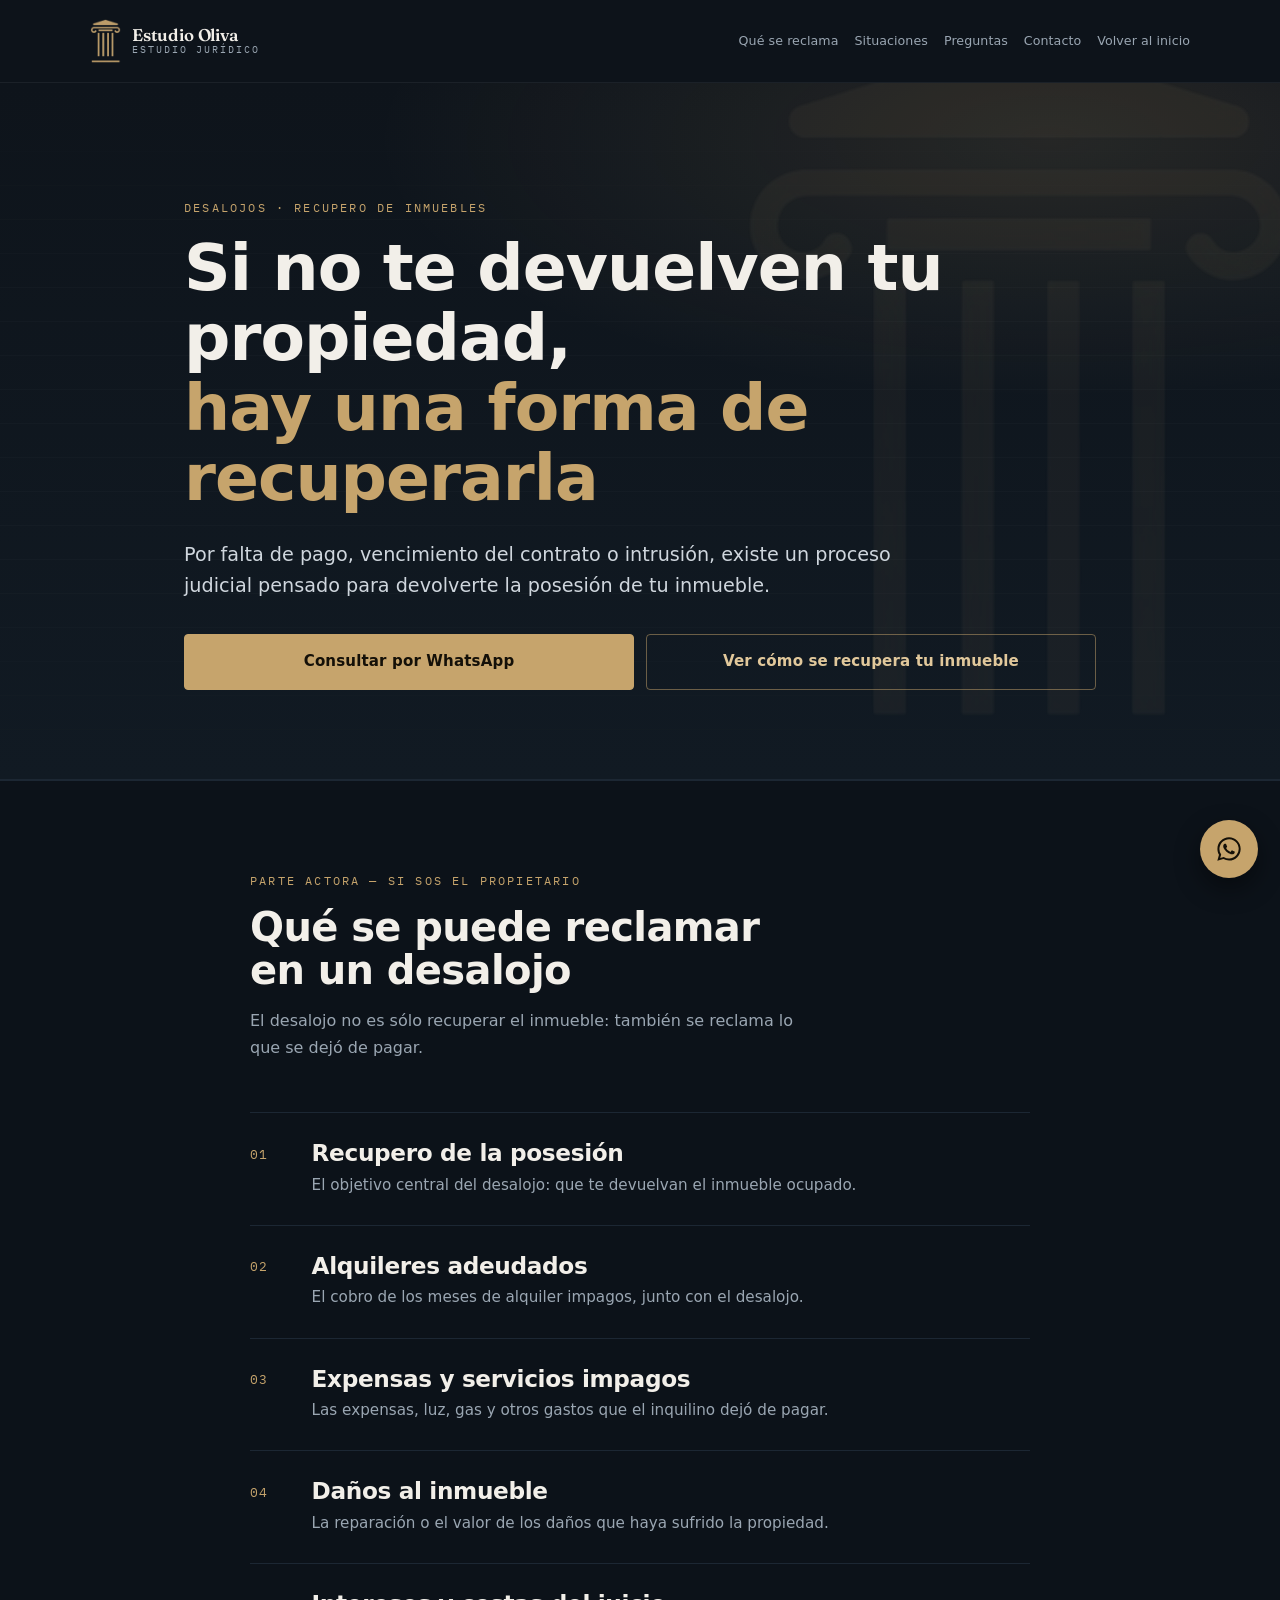
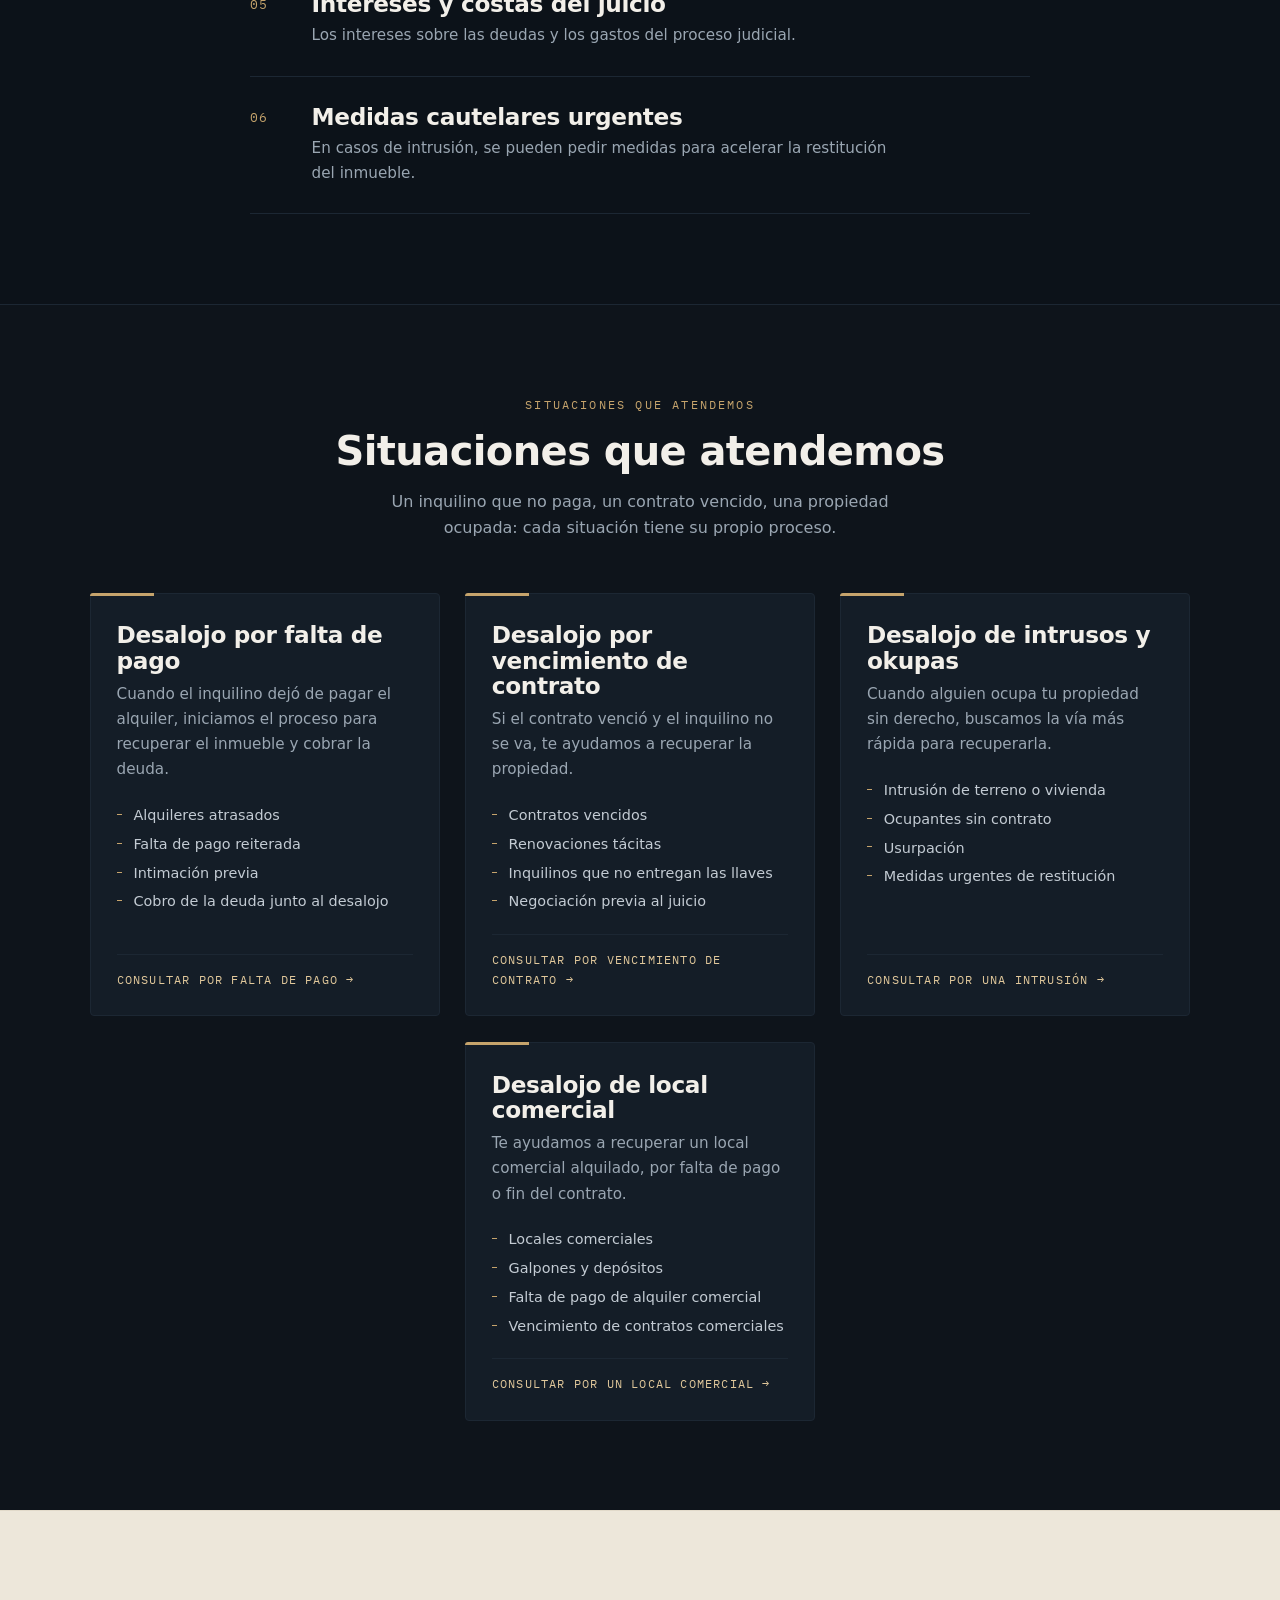
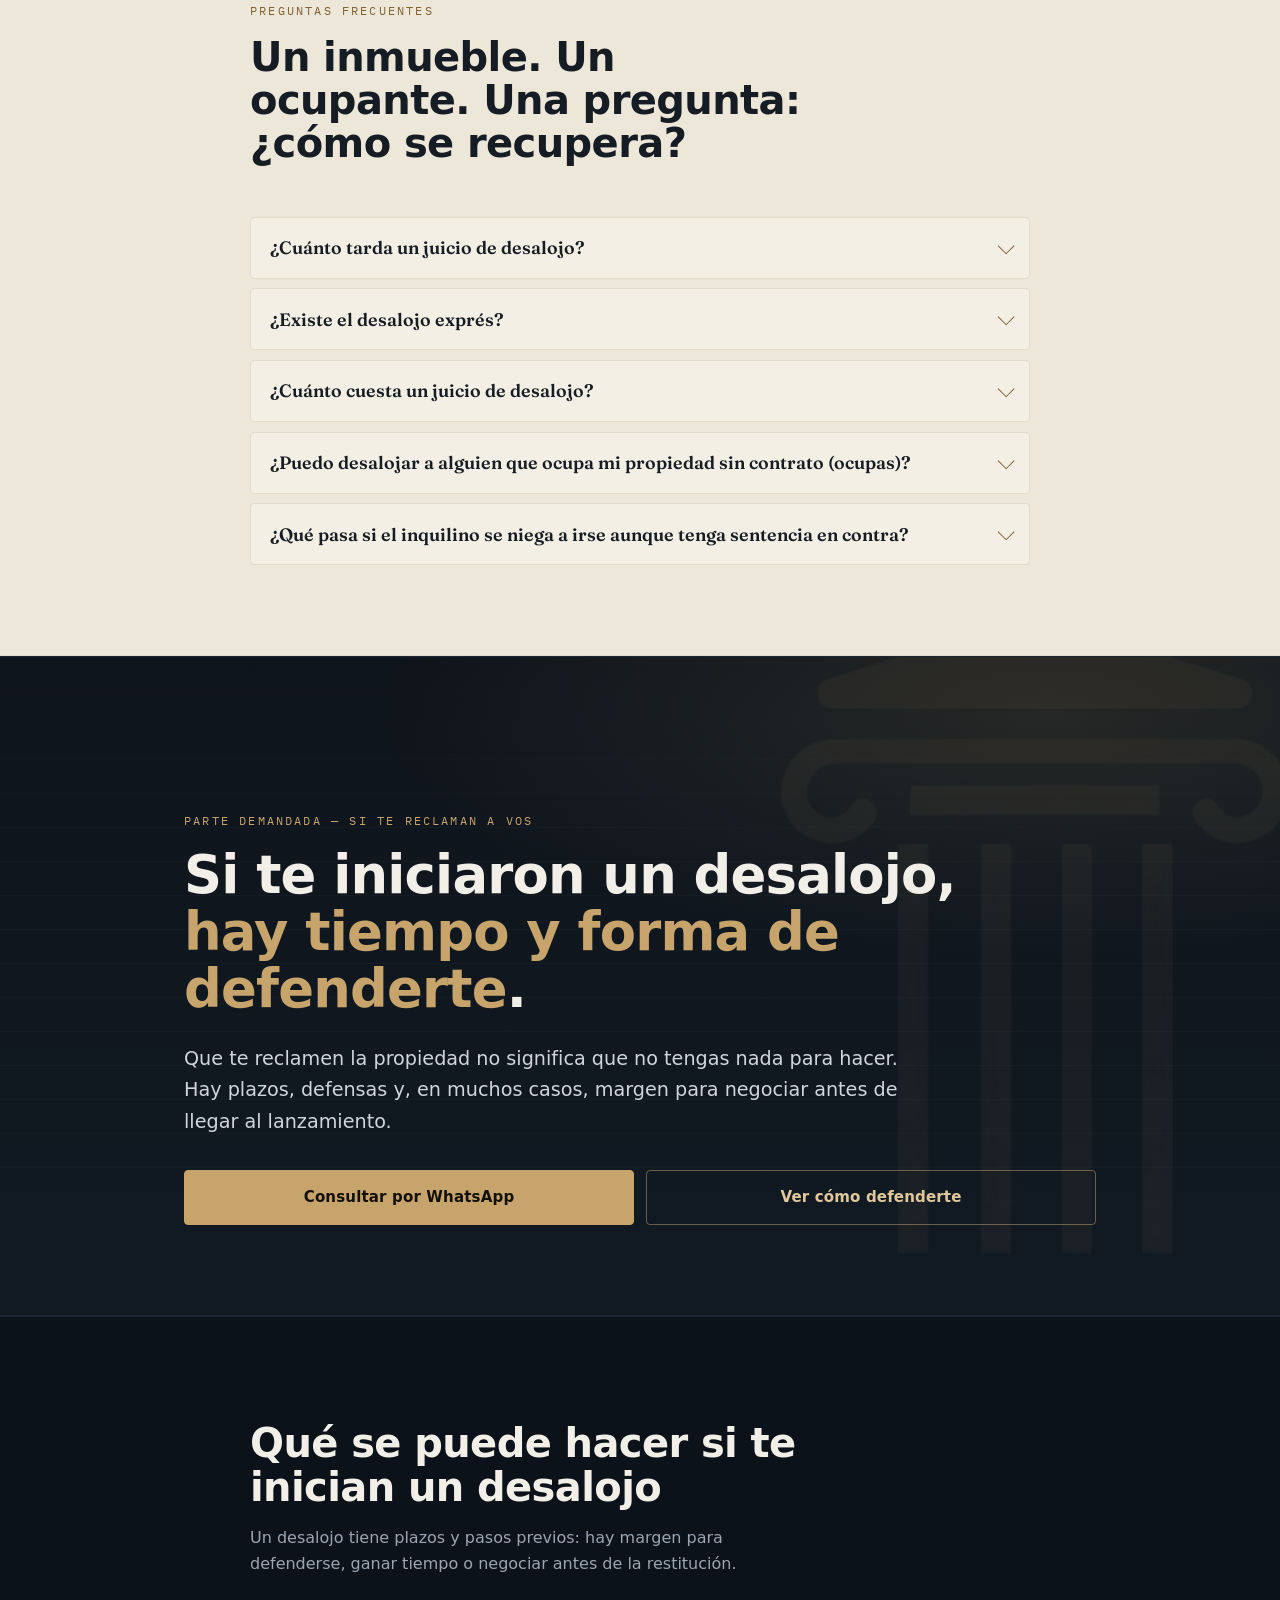
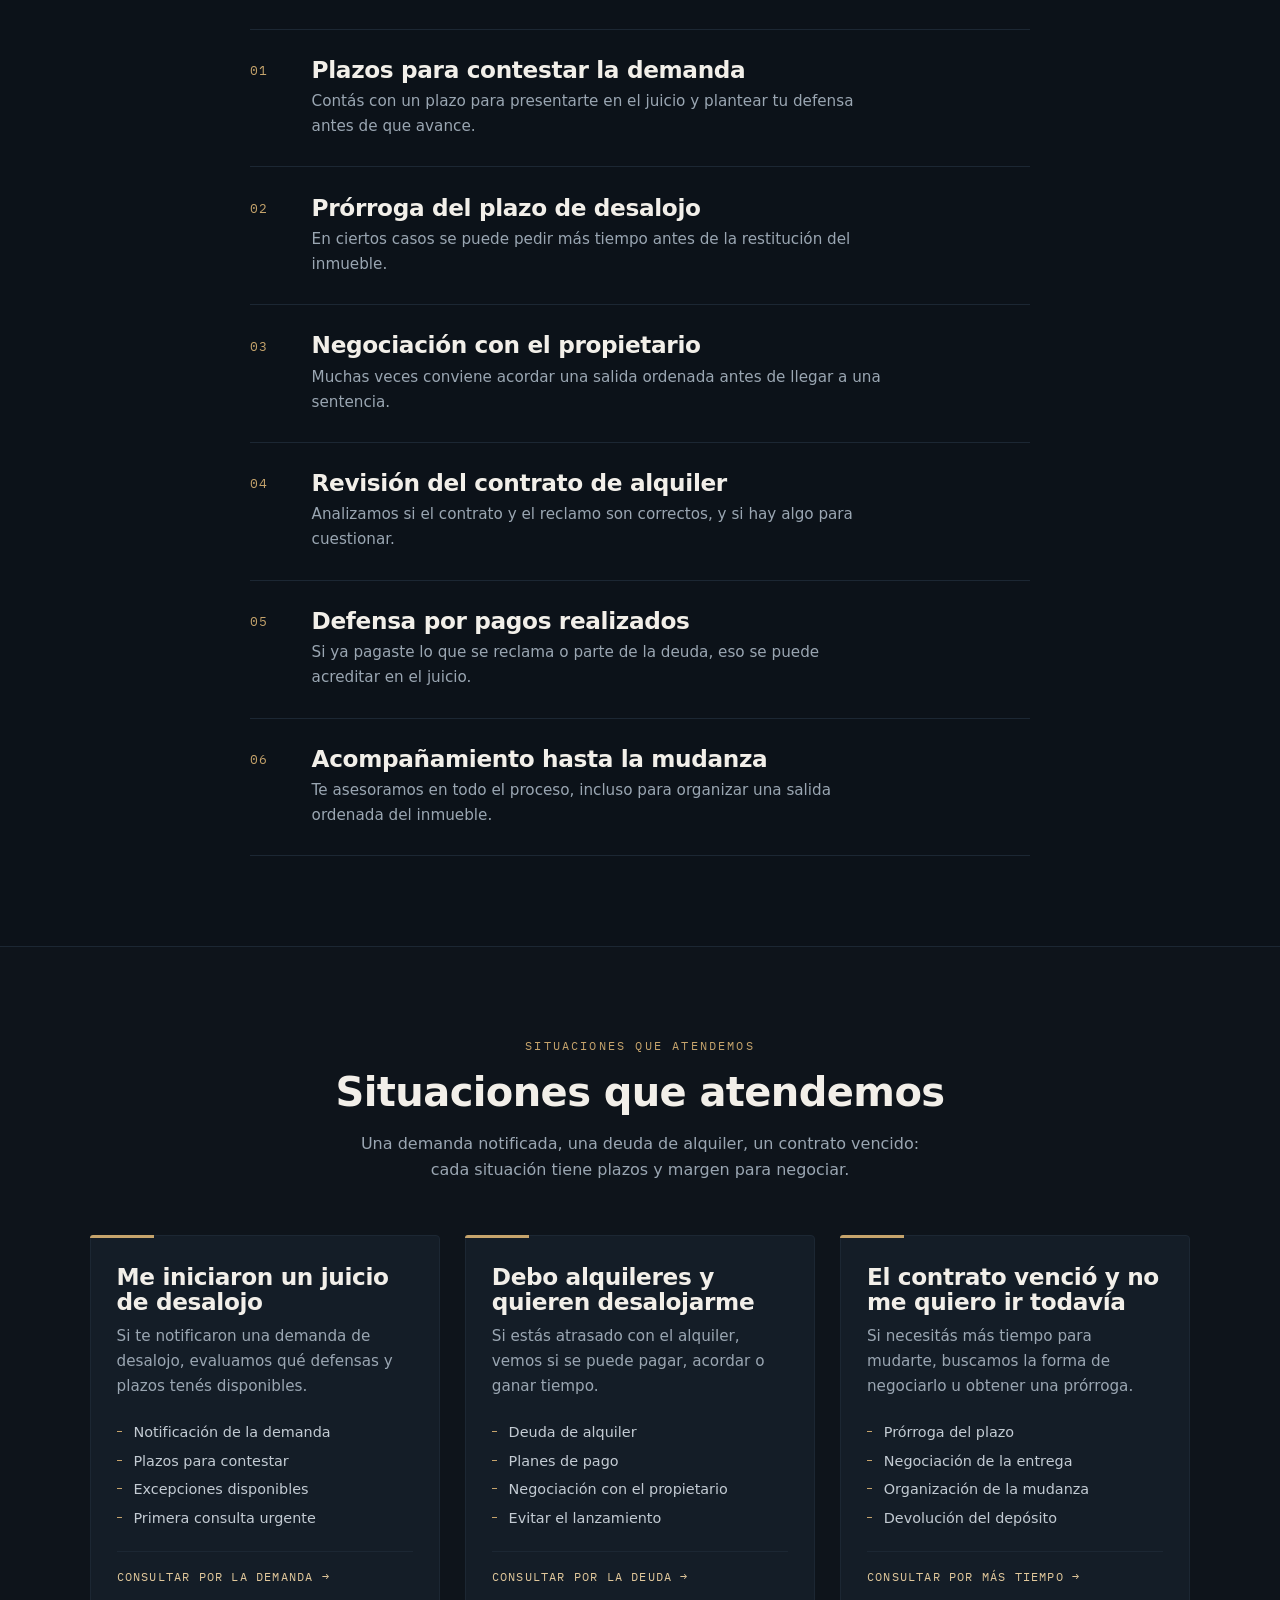
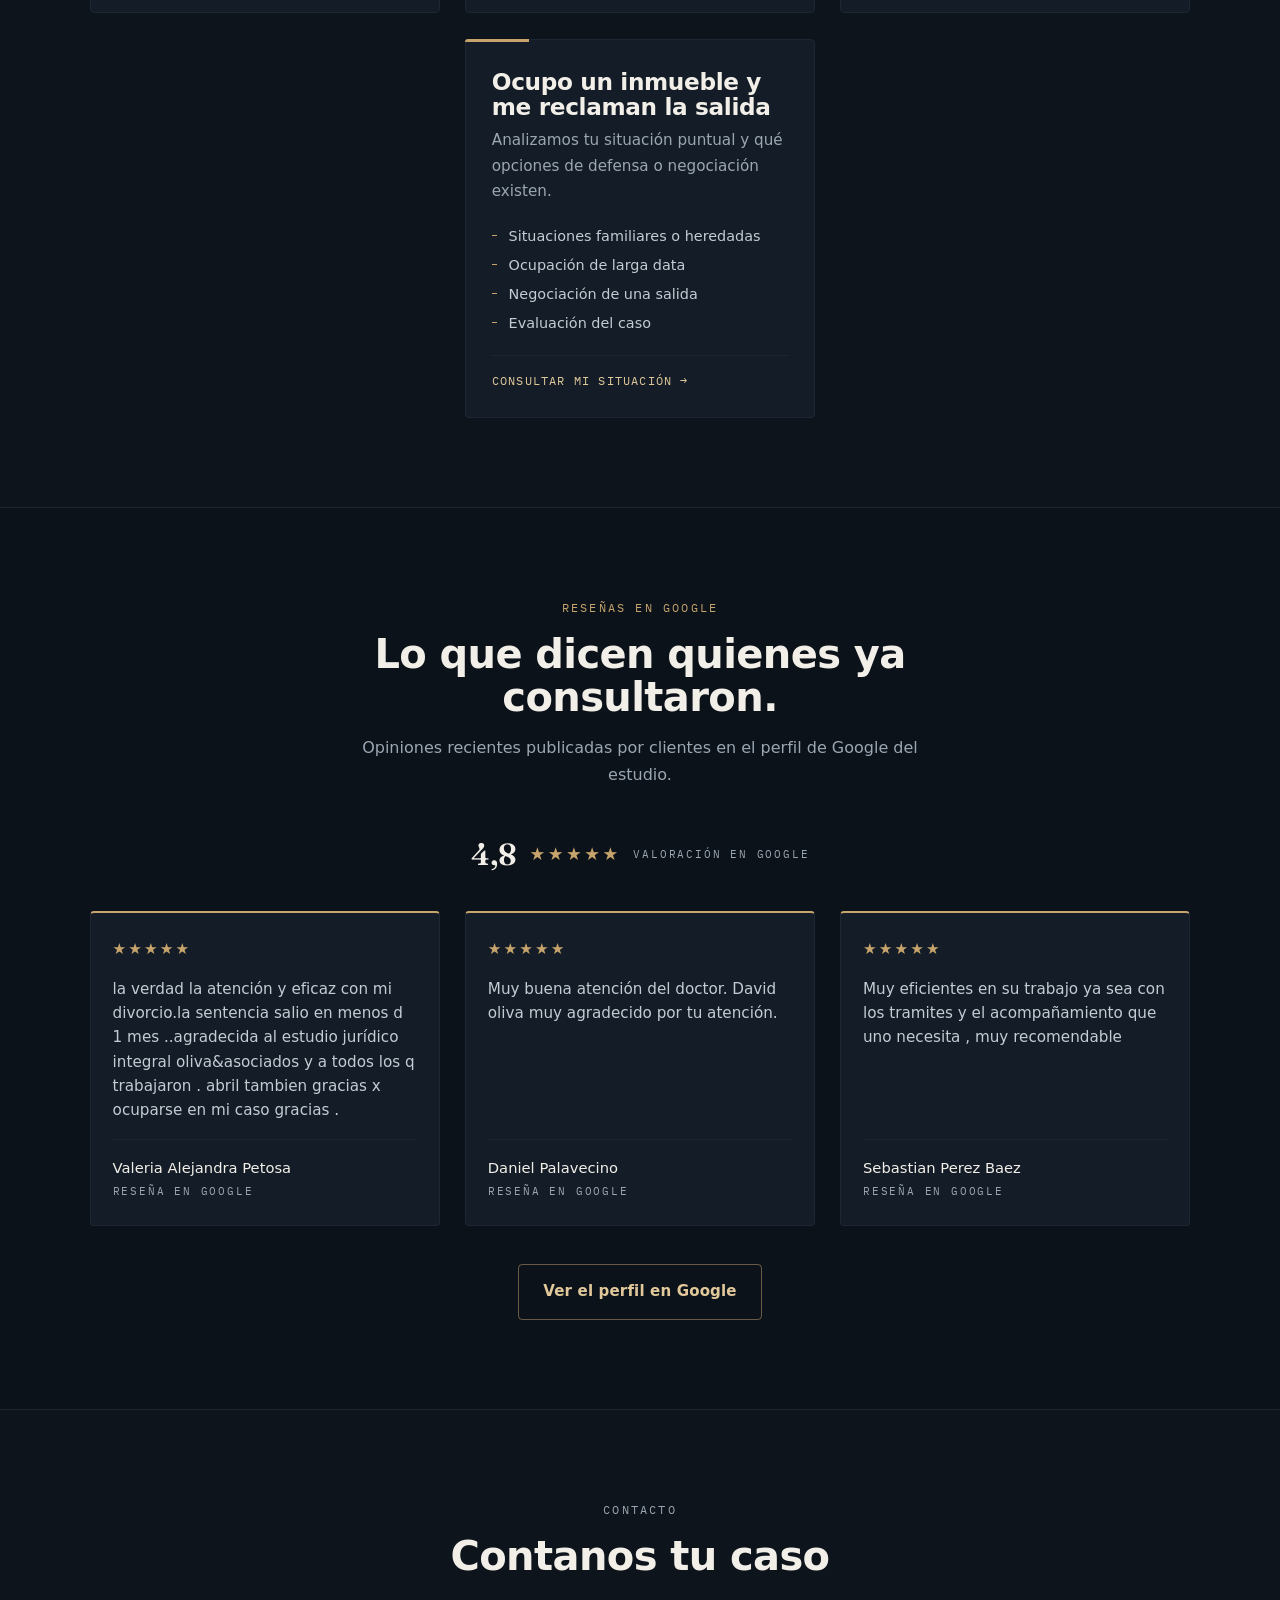
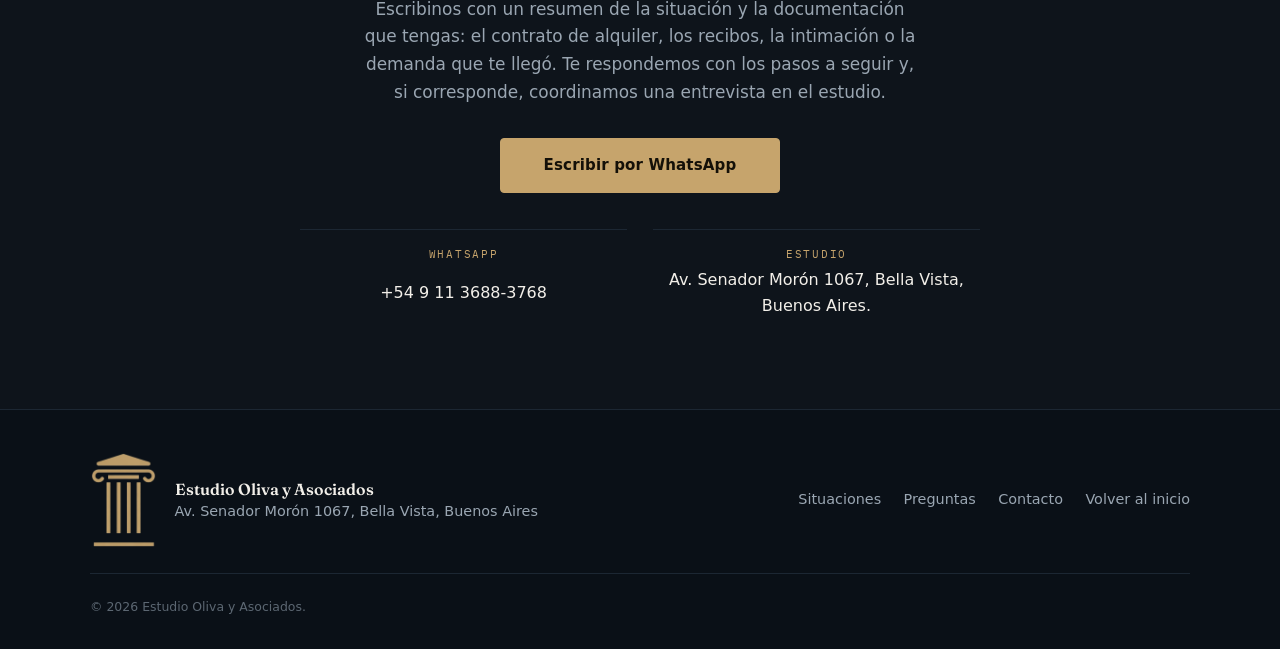
<file: desalojos.html>
<!DOCTYPE html>
<html lang="es-AR">
<head>

    <!-- Google tag (gtag.js) -->
<script async src="https://www.googletagmanager.com/gtag/js?id=AW-18413445755"></script>
<script>
  window.dataLayer = window.dataLayer || [];
  function gtag(){dataLayer.push(arguments);}
  gtag('js', new Date());

  gtag('config', 'AW-18413445755');
</script>

<!-- Event snippet for Envío de formulario para clientes potenciales conversion page -->
<script>
  gtag('event', 'conversion', {
      'send_to': 'AW-18413445755/u2l6COqr2fAcEPvEm8xE',
      'value': 1.0,
      'currency': 'ARS'
  });
</script>


<meta charset="utf-8">
<meta name="viewport" content="width=device-width, initial-scale=1">
<title>Estudio Oliva | Desalojos y recupero de inmuebles</title>

<link rel="icon" href="imagenes/logo-marca.png">
<meta name="description" content="Abogado de desalojo: desalojo de inquilino por falta de pago, vencimiento de contrato, desalojo de intrusos y ocupas y desalojo de local comercial. También defensa de inquilinos: prórroga de desalojo y demandas notificadas. CABA y Provincia de Buenos Aires.">
<meta name="theme-color" content="#0E141B">
<meta property="og:title" content="Desalojos y recupero de inmuebles | Estudio Oliva y Asociados">
<meta property="og:description" content="Recuperar un inmueble alquilado u ocupado: falta de pago, contrato vencido, intrusos y locales comerciales. También defensa frente a una demanda de desalojo.">
<meta property="og:type" content="website">
<meta property="og:locale" content="es_AR">
<meta property="og:image" content="assets/og-imagen.jpg">
<meta name="twitter:card" content="summary_large_image">
<meta name="twitter:image" content="assets/og-imagen.jpg">

<link rel="apple-touch-icon" href="assets/apple-touch-icon.png">

<link rel="preconnect" href="https://fonts.googleapis.com">
<link rel="preconnect" href="https://fonts.gstatic.com" crossorigin>
<link href="https://fonts.googleapis.com/css2?family=Fraunces:opsz,wght@9..144,400;9..144,600;9..144,700&family=IBM+Plex+Mono:wght@400;500&family=Karla:wght@400;500;700&display=swap" rel="stylesheet">
<link rel="stylesheet" href="styles.css">


</head>

<body>

<a class="skip" href="#contenido">Ir al contenido</a>

<header class="head" id="head">
  <div class="wrap head-in">
    <a class="brand" href="index.html" aria-label="Estudio Oliva y Asociados — inicio">
      <img class="brand-mark" src="imagenes/logo-marca.png" alt="" width="284" height="407" decoding="async">
      <span class="brand-txt">
        <strong>Estudio Oliva</strong>
        <span>Estudio Jurídico</span>
      </span>
    </a>

    <button class="nav-toggle" id="navToggle" aria-expanded="false" aria-controls="nav">
      <span class="nav-toggle-bars" aria-hidden="true"><i></i><i></i><i></i></span>
      <span class="sr-only">Abrir menú</span>
    </button>

    <nav class="nav" id="nav" aria-label="Principal">
      <ul>
        <li><a href="#recuperar">Qué se reclama</a></li>
        <li><a href="#situaciones">Situaciones</a></li>
        <li><a href="#preguntas">Preguntas</a></li>
        <li><a href="#contacto">Contacto</a></li>
        <li><a href="index.html">Volver al inicio</a></li>
      </ul>
    </nav>
  </div>
</header>

<main id="contenido">

  <!-- HERO -->
  <section class="hero" id="inicio">
    <img class="hero-marca" src="imagenes/logo-marca.png" alt="" aria-hidden="true" decoding="async">
    <div class="wrap hero-in">
      <p class="eyebrow">Desalojos · Recupero de inmuebles</p>
      <h1>Si no te devuelven tu propiedad,<br><em>hay una forma de recuperarla</em></h1>
      <p class="lead">
        Por falta de pago, vencimiento del contrato o intrusión, existe un proceso judicial pensado para devolverte la posesión de tu inmueble.
      </p>
      <div class="hero-cta">
        <a class="btn btn-gold" href="https://wa.me/5491136883768?text=Hola%2C%20quisiera%20realizar%20una%20consulta%20relacionada%20con%20un%20proceso%20de%20desalojo." target="_blank" rel="noopener">Consultar por WhatsApp</a>
        <a class="btn btn-ghost" href="#recuperar">Ver cómo se recupera tu inmueble</a>
      </div>


    </div>
  </section>

  <!-- QUÉ SE PUEDE RECLAMAR -->
  <section class="section reclamar" id="recuperar">
    <div class="wrap wrap-slim">
      <header class="section-head reveal">
        <p class="eyebrow">Parte actora — si sos el propietario</p>
        <h2>Qué se puede reclamar en un desalojo</h2>
        <p class="section-sub">El desalojo no es sólo recuperar el inmueble: también se reclama lo que se dejó de pagar.</p>
      </header>

      <div class="rubros-lista">
        <div class="fila-rubro reveal">
          <span class="fila-num">01</span>
          <div class="fila-cuerpo">
            <h3>Recupero de la posesión</h3>
            <p>El objetivo central del desalojo: que te devuelvan el inmueble ocupado.</p>
          </div>
        </div>

        <div class="fila-rubro reveal">
          <span class="fila-num">02</span>
          <div class="fila-cuerpo">
            <h3>Alquileres adeudados</h3>
            <p>El cobro de los meses de alquiler impagos, junto con el desalojo.</p>
          </div>
        </div>

        <div class="fila-rubro reveal">
          <span class="fila-num">03</span>
          <div class="fila-cuerpo">
            <h3>Expensas y servicios impagos</h3>
            <p>Las expensas, luz, gas y otros gastos que el inquilino dejó de pagar.</p>
          </div>
        </div>

        <div class="fila-rubro reveal">
          <span class="fila-num">04</span>
          <div class="fila-cuerpo">
            <h3>Daños al inmueble</h3>
            <p>La reparación o el valor de los daños que haya sufrido la propiedad.</p>
          </div>
        </div>

        <div class="fila-rubro reveal">
          <span class="fila-num">05</span>
          <div class="fila-cuerpo">
            <h3>Intereses y costas del juicio</h3>
            <p>Los intereses sobre las deudas y los gastos del proceso judicial.</p>
          </div>
        </div>

        <div class="fila-rubro reveal">
          <span class="fila-num">06</span>
          <div class="fila-cuerpo">
            <h3>Medidas cautelares urgentes</h3>
            <p>En casos de intrusión, se pueden pedir medidas para acelerar la restitución del inmueble.</p>
          </div>
        </div>

      </div>

    </div>
  </section>

  <!-- SITUACIONES — PARTE ACTORA -->
  <section class="section areas" id="situaciones">
    <div class="wrap">
      <header class="section-head centrado reveal">
        <p class="eyebrow">Situaciones que atendemos</p>
        <h2>Situaciones que atendemos</h2>
        <p class="section-sub">Un inquilino que no paga, un contrato vencido, una propiedad ocupada: cada situación tiene su propio proceso.</p>
      </header>

      <div class="casos-grid">

        <article class="area reveal">
          <h3>Desalojo por falta de pago</h3>
          <p>Cuando el inquilino dejó de pagar el alquiler, iniciamos el proceso para recuperar el inmueble y cobrar la deuda.</p>
          <ul>
            <li>Alquileres atrasados</li>
            <li>Falta de pago reiterada</li>
            <li>Intimación previa</li>
            <li>Cobro de la deuda junto al desalojo</li>
          </ul>
          <a class="area-link" href="#contacto">Consultar por falta de pago</a>
        </article>

        <article class="area reveal">
          <h3>Desalojo por vencimiento de contrato</h3>
          <p>Si el contrato venció y el inquilino no se va, te ayudamos a recuperar la propiedad.</p>
          <ul>
            <li>Contratos vencidos</li>
            <li>Renovaciones tácitas</li>
            <li>Inquilinos que no entregan las llaves</li>
            <li>Negociación previa al juicio</li>
          </ul>
          <a class="area-link" href="#contacto">Consultar por vencimiento de contrato</a>
        </article>

        <article class="area reveal">
          <h3>Desalojo de intrusos y okupas</h3>
          <p>Cuando alguien ocupa tu propiedad sin derecho, buscamos la vía más rápida para recuperarla.</p>
          <ul>
            <li>Intrusión de terreno o vivienda</li>
            <li>Ocupantes sin contrato</li>
            <li>Usurpación</li>
            <li>Medidas urgentes de restitución</li>
          </ul>
          <a class="area-link" href="#contacto">Consultar por una intrusión</a>
        </article>

        <article class="area reveal">
          <h3>Desalojo de local comercial</h3>
          <p>Te ayudamos a recuperar un local comercial alquilado, por falta de pago o fin del contrato.</p>
          <ul>
            <li>Locales comerciales</li>
            <li>Galpones y depósitos</li>
            <li>Falta de pago de alquiler comercial</li>
            <li>Vencimiento de contratos comerciales</li>
          </ul>
          <a class="area-link" href="#contacto">Consultar por un local comercial</a>
        </article>

      </div>
    </div>
  </section>

  <!-- PREGUNTAS — PARTE ACTORA -->
  <section class="section faq faq-claro" id="preguntas">
    <div class="wrap wrap-slim">
      <header class="section-head reveal">
        <p class="eyebrow">Preguntas frecuentes</p>
        <h2>Un inmueble. Un ocupante. Una pregunta: ¿cómo se recupera?</h2>
      </header>

      <div class="acordeon" id="acordeon">
        <div class="item">
          <button class="item-q" aria-expanded="false">
            <span>¿Cuánto tarda un juicio de desalojo?</span>
            <i class="chev" aria-hidden="true"></i>
          </button>
          <div class="item-a"><p>Depende del tipo de desalojo y del juzgado. Hay vías más rápidas cuando la falta de pago está claramente acreditada.</p></div>
        </div>

        <div class="item">
          <button class="item-q" aria-expanded="false">
            <span>¿Existe el desalojo exprés?</span>
            <i class="chev" aria-hidden="true"></i>
          </button>
          <div class="item-a"><p>En ciertos casos, como una falta de pago clara y documentada, el proceso puede agilizarse. Te decimos si tu caso califica.</p></div>
        </div>

        <div class="item">
          <button class="item-q" aria-expanded="false">
            <span>¿Cuánto cuesta un juicio de desalojo?</span>
            <i class="chev" aria-hidden="true"></i>
          </button>
          <div class="item-a"><p>Depende de la situación puntual. Te lo detallamos con claridad en la consulta inicial.</p></div>
        </div>

        <div class="item">
          <button class="item-q" aria-expanded="false">
            <span>¿Puedo desalojar a alguien que ocupa mi propiedad sin contrato (ocupas)?</span>
            <i class="chev" aria-hidden="true"></i>
          </button>
          <div class="item-a"><p>Sí, existen vías específicas según cómo haya sido la ocupación.</p></div>
        </div>

        <div class="item">
          <button class="item-q" aria-expanded="false">
            <span>¿Qué pasa si el inquilino se niega a irse aunque tenga sentencia en contra?</span>
            <i class="chev" aria-hidden="true"></i>
          </button>
          <div class="item-a"><p>Se solicita el lanzamiento con auxilio de la fuerza pública. Te acompañamos en cada etapa del proceso.</p></div>
        </div>

      </div>
    </div>
  </section>

  <!-- SEGUNDO ENCABEZADO: LA OTRA PARTE -->
  <section class="hero hero-2" id="defensa">
    <img class="hero-marca" src="imagenes/logo-marca.png" alt="" aria-hidden="true" decoding="async">
    <div class="wrap hero-in">
      <p class="hero-giro"></p>
      <p class="eyebrow">Parte demandada — si te reclaman a vos</p>
      <h2>Si te iniciaron un desalojo,<br><em>hay tiempo y forma de defenderte</em>.</h2>
      <p class="lead">
        Que te reclamen la propiedad no significa que no tengas nada para hacer. Hay plazos, defensas y, en muchos casos, margen para negociar antes de llegar al lanzamiento.
      </p>
      <div class="hero-cta">
        <a class="btn btn-gold" href="https://wa.me/5491136883768" target="_blank" rel="noopener">Consultar por WhatsApp</a>
        <a class="btn btn-ghost" href="#defensa-que">Ver cómo defenderte</a>
      </div>
    </div>
  </section>

  <!-- QUÉ SE PUEDE HACER — PARTE DEMANDADA -->
  <section class="section reclamar" id="defensa-que">
    <div class="wrap wrap-slim">
      <header class="section-head reveal">
        <p class="eyebrow"></p>
        <h2>Qué se puede hacer si te inician un desalojo</h2>
        <p class="section-sub">Un desalojo tiene plazos y pasos previos: hay margen para defenderse, ganar tiempo o negociar antes de la restitución.</p>
      </header>

      <div class="rubros-lista">
        <div class="fila-rubro reveal">
          <span class="fila-num">01</span>
          <div class="fila-cuerpo">
            <h3>Plazos para contestar la demanda</h3>
            <p>Contás con un plazo para presentarte en el juicio y plantear tu defensa antes de que avance.</p>
          </div>
        </div>

        <div class="fila-rubro reveal">
          <span class="fila-num">02</span>
          <div class="fila-cuerpo">
            <h3>Prórroga del plazo de desalojo</h3>
            <p>En ciertos casos se puede pedir más tiempo antes de la restitución del inmueble.</p>
          </div>
        </div>

        <div class="fila-rubro reveal">
          <span class="fila-num">03</span>
          <div class="fila-cuerpo">
            <h3>Negociación con el propietario</h3>
            <p>Muchas veces conviene acordar una salida ordenada antes de llegar a una sentencia.</p>
          </div>
        </div>

        <div class="fila-rubro reveal">
          <span class="fila-num">04</span>
          <div class="fila-cuerpo">
            <h3>Revisión del contrato de alquiler</h3>
            <p>Analizamos si el contrato y el reclamo son correctos, y si hay algo para cuestionar.</p>
          </div>
        </div>

        <div class="fila-rubro reveal">
          <span class="fila-num">05</span>
          <div class="fila-cuerpo">
            <h3>Defensa por pagos realizados</h3>
            <p>Si ya pagaste lo que se reclama o parte de la deuda, eso se puede acreditar en el juicio.</p>
          </div>
        </div>

        <div class="fila-rubro reveal">
          <span class="fila-num">06</span>
          <div class="fila-cuerpo">
            <h3>Acompañamiento hasta la mudanza</h3>
            <p>Te asesoramos en todo el proceso, incluso para organizar una salida ordenada del inmueble.</p>
          </div>
        </div>

      </div>

    </div>
  </section>

  <!-- SITUACIONES — PARTE DEMANDADA -->
  <section class="section areas" id="defensa-situaciones">
    <div class="wrap">
      <header class="section-head centrado reveal">
        <p class="eyebrow">Situaciones que atendemos</p>
        <h2>Situaciones que atendemos</h2>
        <p class="section-sub">Una demanda notificada, una deuda de alquiler, un contrato vencido: cada situación tiene plazos y margen para negociar.</p>
      </header>

      <div class="casos-grid">

        <article class="area reveal">
          <h3>Me iniciaron un juicio de desalojo</h3>
          <p>Si te notificaron una demanda de desalojo, evaluamos qué defensas y plazos tenés disponibles.</p>
          <ul>
            <li>Notificación de la demanda</li>
            <li>Plazos para contestar</li>
            <li>Excepciones disponibles</li>
            <li>Primera consulta urgente</li>
          </ul>
          <a class="area-link" href="#contacto">Consultar por la demanda</a>
        </article>

        <article class="area reveal">
          <h3>Debo alquileres y quieren desalojarme</h3>
          <p>Si estás atrasado con el alquiler, vemos si se puede pagar, acordar o ganar tiempo.</p>
          <ul>
            <li>Deuda de alquiler</li>
            <li>Planes de pago</li>
            <li>Negociación con el propietario</li>
            <li>Evitar el lanzamiento</li>
          </ul>
          <a class="area-link" href="#contacto">Consultar por la deuda</a>
        </article>

        <article class="area reveal">
          <h3>El contrato venció y no me quiero ir todavía</h3>
          <p>Si necesitás más tiempo para mudarte, buscamos la forma de negociarlo u obtener una prórroga.</p>
          <ul>
            <li>Prórroga del plazo</li>
            <li>Negociación de la entrega</li>
            <li>Organización de la mudanza</li>
            <li>Devolución del depósito</li>
          </ul>
          <a class="area-link" href="#contacto">Consultar por más tiempo</a>
        </article>

        <article class="area reveal">
          <h3>Ocupo un inmueble y me reclaman la salida</h3>
          <p>Analizamos tu situación puntual y qué opciones de defensa o negociación existen.</p>
          <ul>
            <li>Situaciones familiares o heredadas</li>
            <li>Ocupación de larga data</li>
            <li>Negociación de una salida</li>
            <li>Evaluación del caso</li>
          </ul>
          <a class="area-link" href="#contacto">Consultar mi situación</a>
        </article>

      </div>
    </div>
  </section>


  </section>

  <!-- RESEÑAS DE GOOGLE -->
  <section class="section resenas" id="resenas">
    <div class="wrap">
      <header class="section-head centrado reveal">
        <p class="eyebrow">Reseñas en Google</p>
        <h2>Lo que dicen quienes ya consultaron.</h2>
        <p class="section-sub">Opiniones recientes publicadas por clientes en el perfil de Google del estudio.</p>
      </header>

      <div class="resenas-resumen reveal">
        <span class="resenas-nota">4,8</span>
        <span class="resenas-estrellas" aria-hidden="true">&#9733;&#9733;&#9733;&#9733;&#9733;</span>
        <span class="resenas-cant">Valoración en Google</span>
      </div>

      <div class="resenas-grid">

        <article class="resena reveal">
          <span class="resena-estrellas" aria-hidden="true">&#9733;&#9733;&#9733;&#9733;&#9733;</span>
          <p class="resena-txt">la verdad  la atención y eficaz con mi divorcio.la sentencia salio en menos d 1 mes ..agradecida al estudio jurídico integral oliva&asociados  y a todos los q trabajaron . abril tambien  gracias x  ocuparse en mi caso gracias .</p>
          <p class="resena-autor">Valeria Alejandra Petosa<span>Reseña en Google</span></p>
        </article>

        <article class="resena reveal">
          <span class="resena-estrellas" aria-hidden="true">&#9733;&#9733;&#9733;&#9733;&#9733;</span>
          <p class="resena-txt">Muy buena atención del doctor. David oliva muy agradecido por tu atención.</p>
          <p class="resena-autor">Daniel Palavecino<span>Reseña en Google</span></p>
        </article>

        <article class="resena reveal">
          <span class="resena-estrellas" aria-hidden="true">&#9733;&#9733;&#9733;&#9733;&#9733;</span>
          <p class="resena-txt">Muy eficientes en su trabajo ya sea con los tramites y el acompañamiento que uno necesita , muy recomendable</p>
          <p class="resena-autor">Sebastian Perez Baez<span>Reseña en Google</span></p>
        </article>

      </div>

      <div class="resenas-cta reveal">
        <a class="btn btn-ghost" href="https://maps.app.goo.gl/gU8ZtzwFNYmXDz7JA" target="_blank" rel="noopener">Ver el perfil en Google</a>
      </div>
    </div>
  </section>

  <!-- CONTACTO -->
  <section class="section contacto" id="contacto">
    <div class="wrap contacto-in">
      <div class="contacto-txt reveal">
        <p class="eyebrow">Contacto</p>
        <h2>Contanos tu caso</h2>
        <p>Escribinos con un resumen de la situación y la documentación que tengas: el contrato de alquiler, los recibos, la intimación o la demanda que te llegó. Te respondemos con los pasos a seguir y, si corresponde, coordinamos una entrevista en el estudio.</p>

        <a class="btn btn-gold contacto-btn" href="https://wa.me/5491136883768?text=Hola%2C%20quisiera%20realizar%20una%20consulta%20relacionada%20con%20un%20proceso%20de%20desalojo." target="_blank" rel="noopener">Escribir por WhatsApp</a>

        <ul class="contacto-datos">
          <li>
            <span>WhatsApp</span>
            <a href="https://wa.me/5491136883768" target="_blank" rel="noopener">+54 9 11 3688-3768</a>
          </li>

          <li>
            <span>Estudio</span>
            <a href="https://maps.app.goo.gl/gU8ZtzwFNYmXDz7JA" target="_blank" rel="noopener">Av. Senador Morón 1067, Bella Vista, Buenos Aires.</a>
          </li>
        </ul>
      </div>

    </div>
  </section>
</main>

<footer class="pie">
  <div class="wrap pie-in">
    <div class="pie-brand">
      <img class="pie-logo" src="imagenes/logo-marca.png" alt="Estudio Jurídico David Oliva" width="614" height="678" decoding="async">
      <p><strong>Estudio Oliva y Asociados</strong><br>Av. Senador Morón 1067, Bella Vista, Buenos Aires&nbsp;&nbsp;</p>
    </div>
    <nav class="pie-nav" aria-label="Pie de página">
      <a href="#situaciones">Situaciones</a>
      <a href="#preguntas">Preguntas</a>
      <a href="#contacto">Contacto</a>
      <a href="index.html">Volver al inicio</a>

    </nav>
    <p class="pie-legal">© <span id="anio">2026</span> Estudio  Oliva y Asociados.</p>
  </div>
</footer>

<a  class="wsp" href="https://wa.me/5491136883768?text=Hola%2C%20quisiera%20realizar%20una%20consulta%20relacionada%20con%20un%20proceso%20de%20desalojo." target="_blank" rel="noopener" aria-label="Escribir por WhatsApp">
  <svg viewBox="0 0 24 24" aria-hidden="true" focusable="false">
    <path d="M12.04 2c-5.5 0-9.96 4.46-9.96 9.96 0 1.76.46 3.48 1.34 5L2 22l5.16-1.35a9.9 9.9 0 0 0 4.88 1.28h.01c5.5 0 9.96-4.46 9.96-9.96S17.54 2 12.04 2Zm0 18.2h-.01a8.2 8.2 0 0 1-4.19-1.15l-.3-.18-3.06.8.82-2.99-.2-.31a8.24 8.24 0 1 1 6.94 3.83Zm4.52-6.16c-.25-.12-1.47-.72-1.69-.81-.23-.08-.39-.12-.56.13-.16.24-.64.8-.78.97-.14.16-.29.18-.54.06-.25-.12-1.05-.39-1.99-1.23-.74-.66-1.23-1.47-1.38-1.72-.14-.25-.01-.38.11-.5.11-.11.25-.29.37-.43.12-.15.16-.25.25-.41.08-.17.04-.31-.02-.43-.06-.12-.56-1.34-.76-1.84-.2-.48-.4-.42-.56-.43h-.48c-.16 0-.43.06-.65.31-.22.25-.85.83-.85 2.03s.87 2.35.99 2.51c.12.16 1.71 2.61 4.14 3.66.58.25 1.03.4 1.38.51.58.19 1.11.16 1.53.1.47-.07 1.47-.6 1.68-1.18.21-.58.21-1.07.14-1.18-.06-.11-.22-.17-.47-.29Z"/>
  </svg>
</a>

<script src="script.js" defer></script>
</body>
</html>
</file>
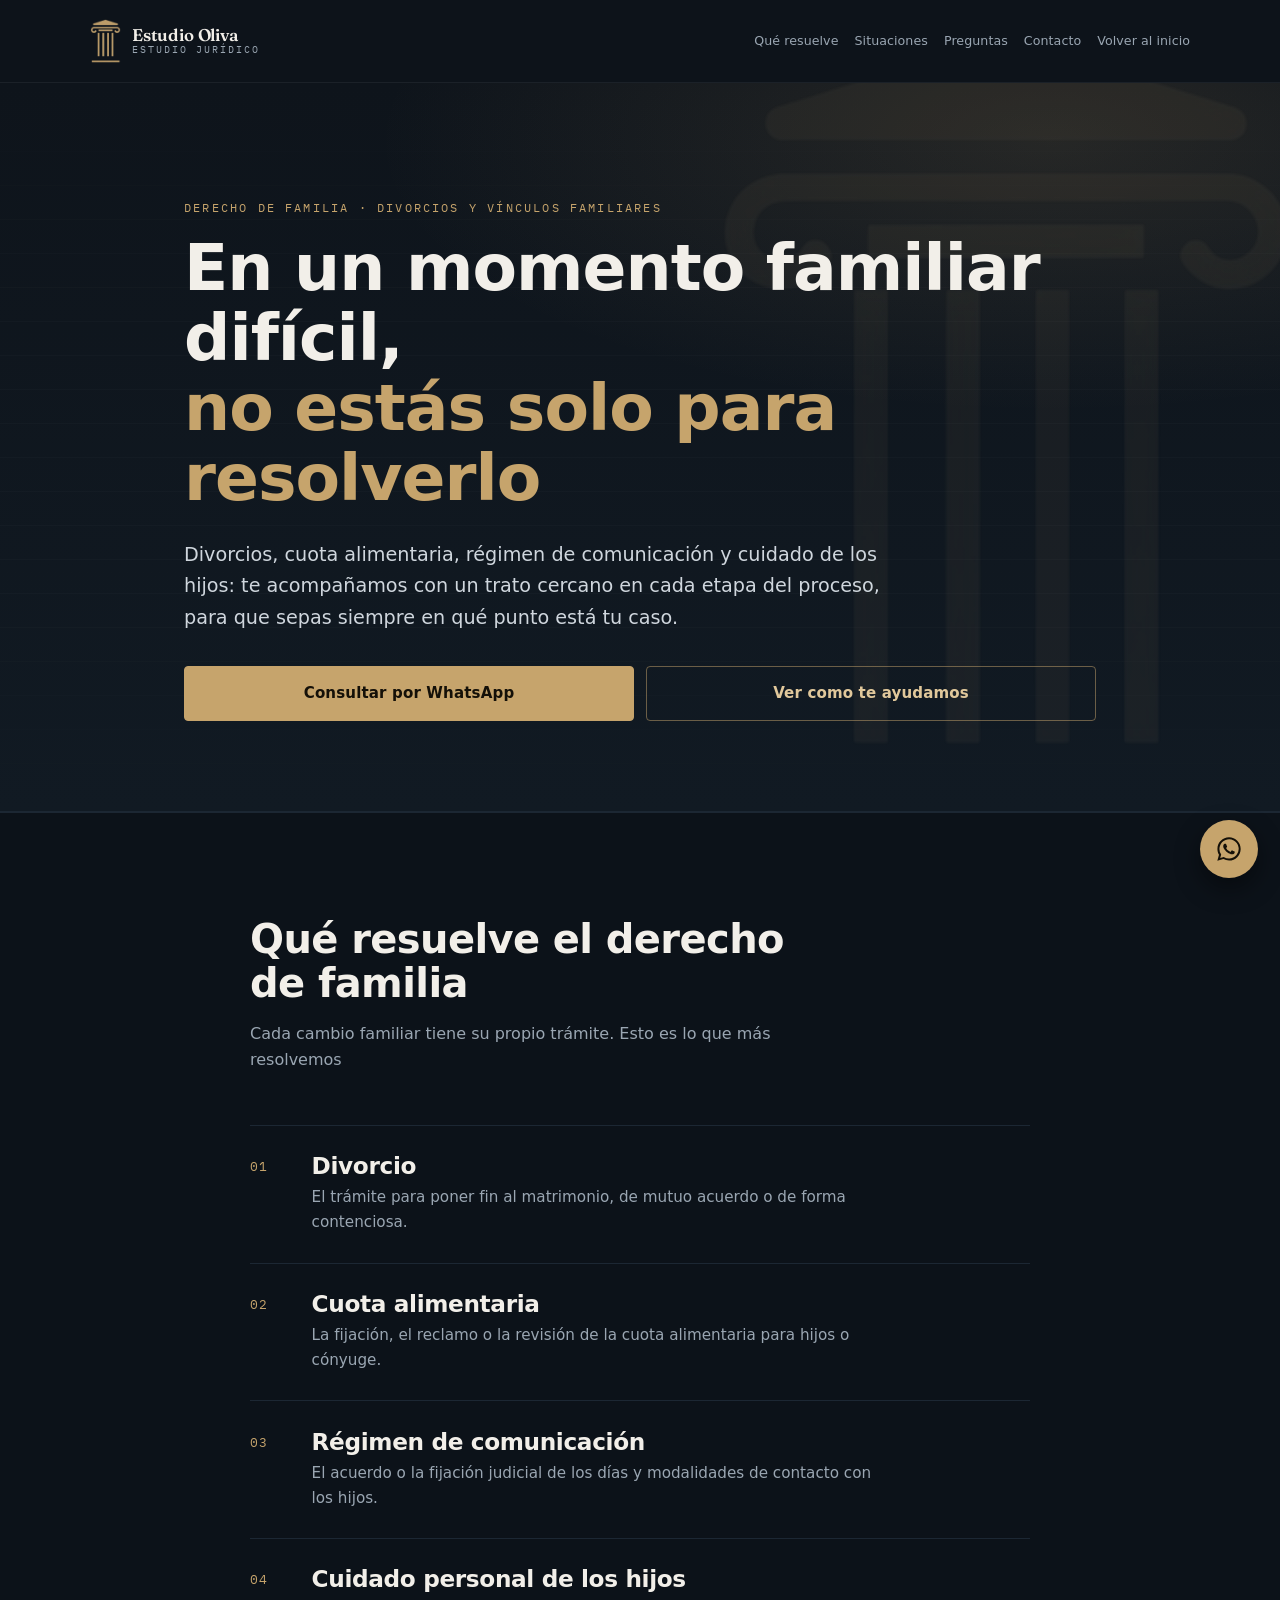
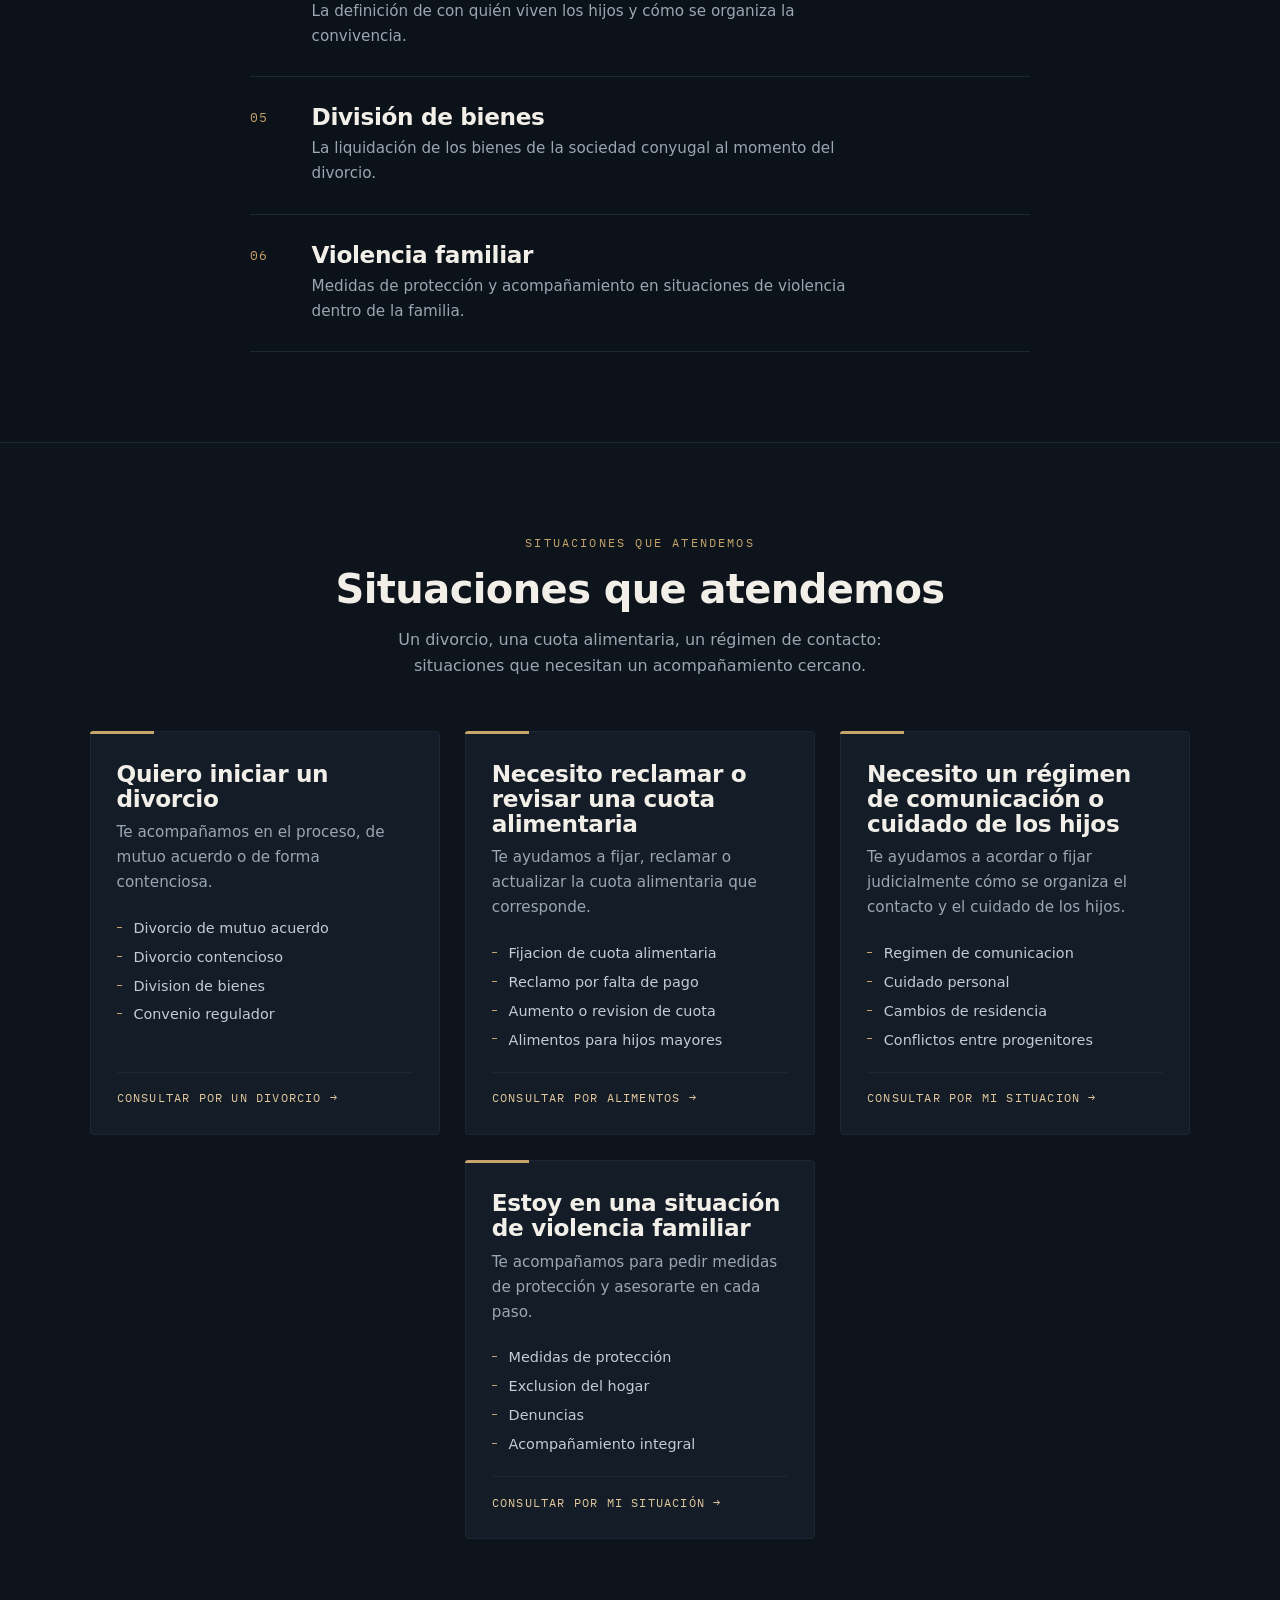
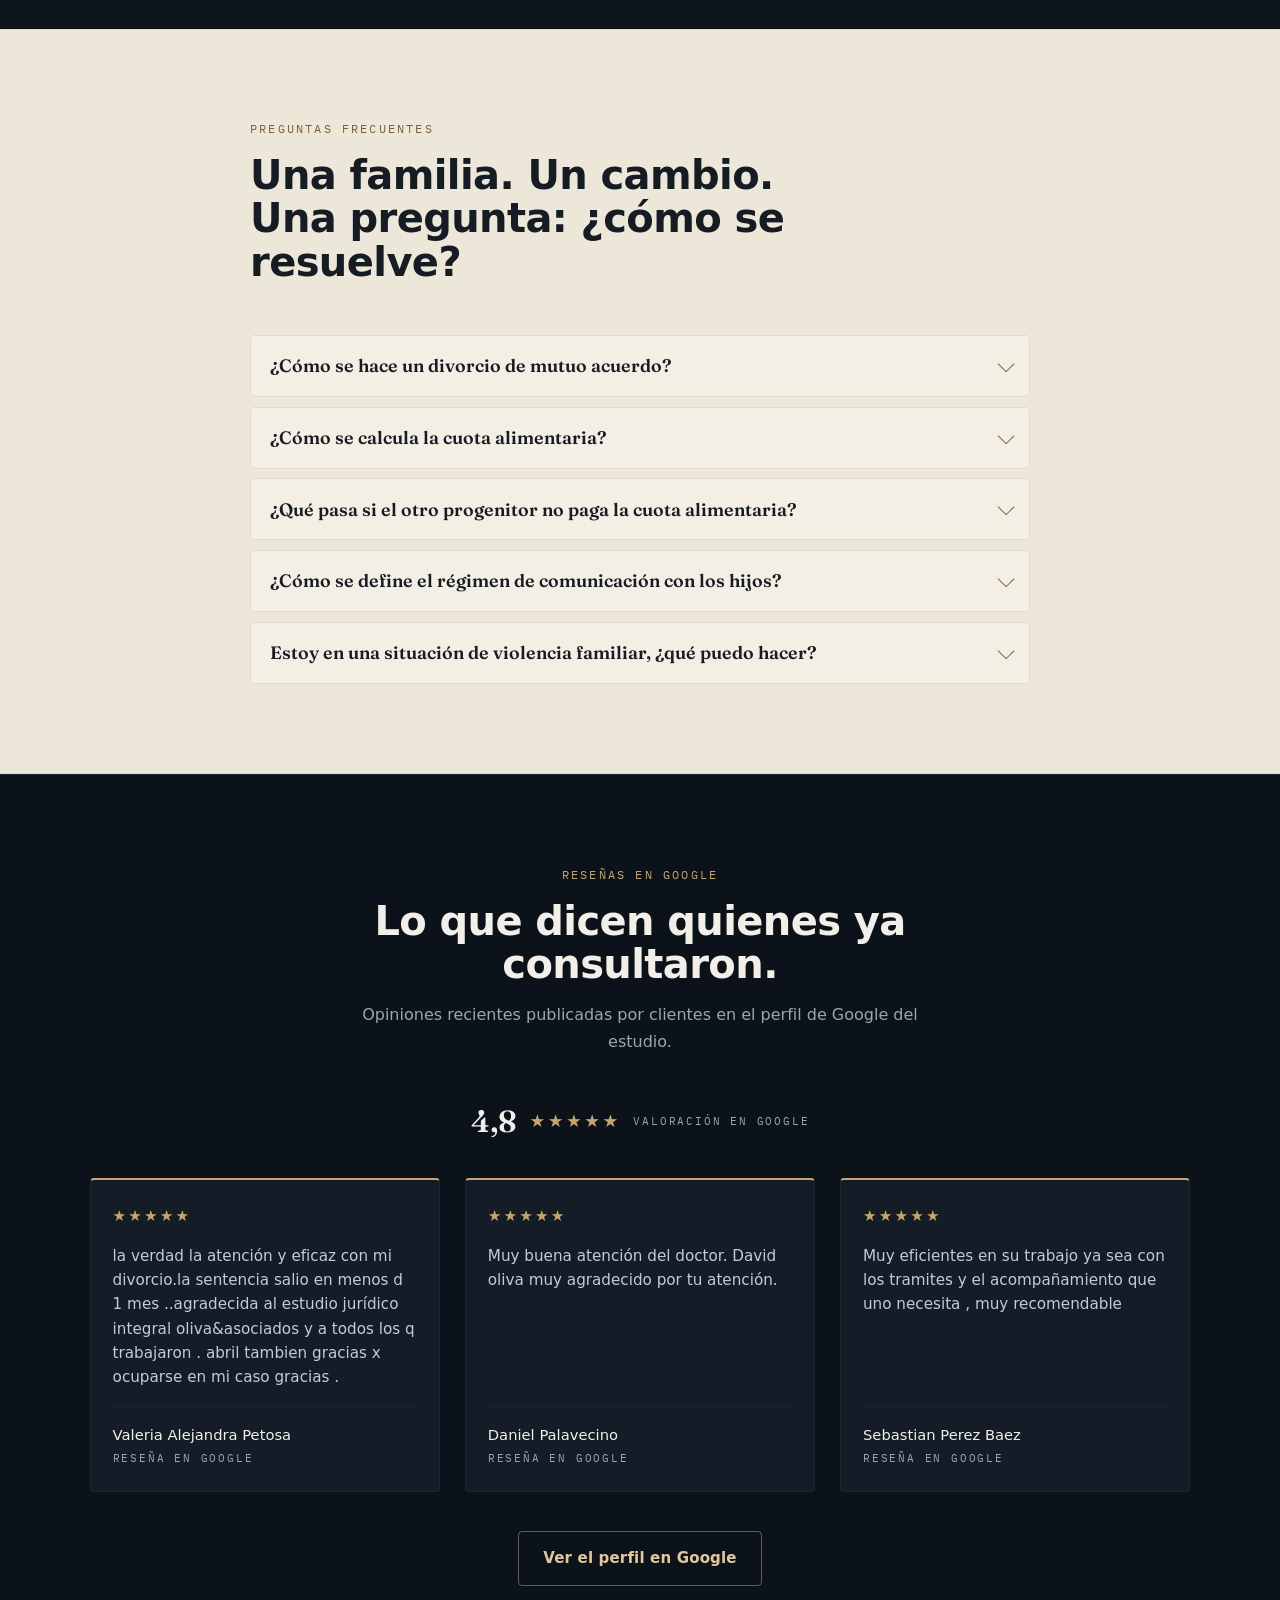
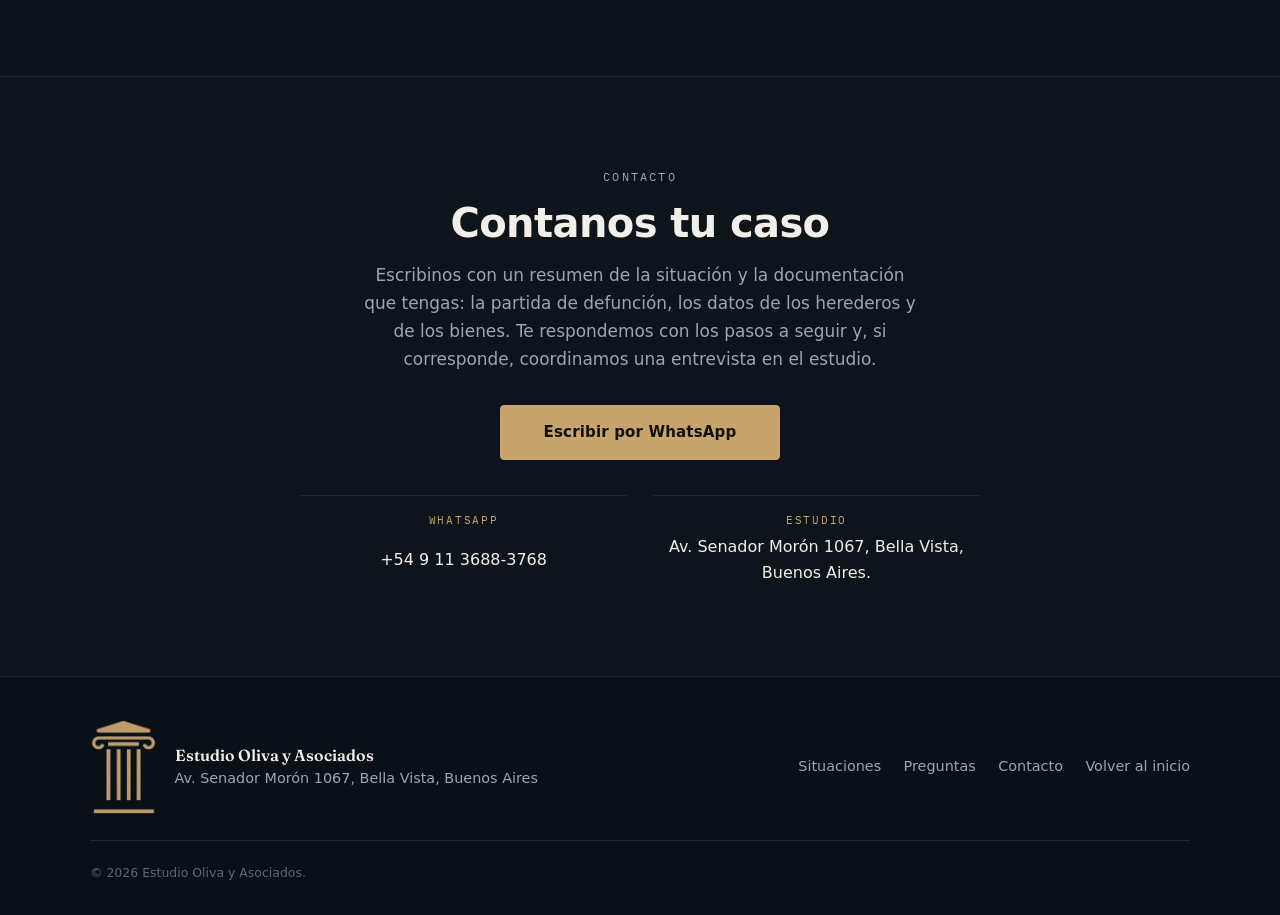
<file: familia.html>
<!DOCTYPE html>
<html lang="es-AR">
<head>

    <!-- Google tag (gtag.js) -->
<script async src="https://www.googletagmanager.com/gtag/js?id=AW-18413445755"></script>
<script>
    window.dataLayer = window.dataLayer || [];
    function gtag(){dataLayer.push(arguments);}
    gtag('js', new Date());

    gtag('config', 'AW-18413445755');
</script>


<!-- Event snippet for Envío de formulario para clientes potenciales conversion page -->
<script>
  gtag('event', 'conversion', {
      'send_to': 'AW-18413445755/u2l6COqr2fAcEPvEm8xE',
      'value': 1.0,
      'currency': 'ARS'
  });
</script>


<meta charset="utf-8">
<meta name="viewport" content="width=device-width, initial-scale=1">
<title>Estudio Oliva | Derecho familiar</title>

<link rel="icon" href="imagenes/logo-marca.png">
<meta name="description" content="Divorcios, cuota alimentaria, régimen de comunicación y cuidado de los hijos: te acompañamos con un trato cercano en cada etapa del proceso, para que sepas siempre en qué punto está tu caso. CABA y Provincia de Buenos Aires.">
<meta name="theme-color" content="#0E141B">
<meta property="og:title" content="Derecho familiar | Estudio Oliva y Asociados">
<meta property="og:description" content="Divorcios, cuota alimentaria, régimen de comunicación y cuidado de los hijos: te acompañamos con un trato cercano en cada etapa del proceso, para que sepas siempre en qué punto está tu caso. CABA y Provincia de Buenos Aires.">
<meta property="og:type" content="website">
<meta property="og:locale" content="es_AR">
<meta property="og:image" content="assets/og-imagen.jpg">
<meta name="twitter:card" content="summary_large_image">
<meta name="twitter:image" content="assets/og-imagen.jpg">

<link rel="apple-touch-icon" href="assets/apple-touch-icon.png">

<link rel="preconnect" href="https://fonts.googleapis.com">
<link rel="preconnect" href="https://fonts.gstatic.com" crossorigin>
<link href="https://fonts.googleapis.com/css2?family=Fraunces:opsz,wght@9..144,400;9..144,600;9..144,700&family=IBM+Plex+Mono:wght@400;500&family=Karla:wght@400;500;700&display=swap" rel="stylesheet">
<link rel="stylesheet" href="styles.css">


</head>

<body>

<a class="skip" href="#contenido">Ir al contenido</a>

<header class="head" id="head">
  <div class="wrap head-in">
    <a class="brand" href="index.html" aria-label="Estudio Oliva y Asociados — inicio">
      <img class="brand-mark" src="imagenes/logo-marca.png" alt="" width="284" height="407" decoding="async">
      <span class="brand-txt">
        <strong>Estudio Oliva</strong>
        <span>Estudio Jurídico</span>
      </span>
    </a>

    <button class="nav-toggle" id="navToggle" aria-expanded="false" aria-controls="nav">
      <span class="nav-toggle-bars" aria-hidden="true"><i></i><i></i><i></i></span>
      <span class="sr-only">Abrir menú</span>
    </button>

    <nav class="nav" id="nav" aria-label="Principal">
      <ul>
        <li><a href="#resuelve">Qué resuelve</a></li>
        <li><a href="#situaciones">Situaciones</a></li>
        <li><a href="#preguntas">Preguntas</a></li>
        <li><a href="#contacto">Contacto</a></li>
        <li><a href="index.html">Volver al inicio</a></li>
      </ul>
    </nav>
  </div>
</header>

<main id="contenido">

  <!-- HERO -->
  <section class="hero" id="inicio">
    <img class="hero-marca" src="imagenes/logo-marca.png" alt="" aria-hidden="true" decoding="async">
    <div class="wrap hero-in">
      <p class="eyebrow">DERECHO DE FAMILIA · DIVORCIOS Y VÍNCULOS FAMILIARES</p>
      <h1>En un momento familiar difícil, <br><em>no estás solo para resolverlo</em></h1>
      <p class="lead">
        Divorcios, cuota alimentaria, régimen de comunicación y cuidado de los hijos: te acompañamos con un trato cercano en cada etapa del proceso, para que sepas siempre en qué punto está tu caso.
      </p>
      <div class="hero-cta">
<a class="btn btn-gold" href="https://wa.me/5491136883768?text=Hola%2C%20quisiera%20realizar%20una%20consulta%20sobre%20un%20asunto%20de%20derecho%20de%20familia." target="_blank" rel="noopener">Consultar por WhatsApp</a>
        <a class="btn btn-ghost" href="#resuelve">Ver como te ayudamos</a>
      </div>


    </div>
  </section>

  <!-- AREAS -->
  <section class="section reclamar" id="resuelve">
    <div class="wrap wrap-slim">
      <header class="section-head reveal">
        <p class="eyebrow"></p>
        <h2>Qué resuelve el derecho de familia</h2>
        <p class="section-sub">Cada cambio familiar tiene su propio trámite. Esto es lo que más resolvemos</p>
      </header>

      <div class="rubros-lista">
        <div class="fila-rubro reveal">
          <span class="fila-num">01</span>
          <div class="fila-cuerpo">
            <h3>Divorcio</h3>
            <p>El trámite para poner fin al matrimonio, de mutuo acuerdo o de forma contenciosa.</p>
          </div>
        </div>

        <div class="fila-rubro reveal">
          <span class="fila-num">02</span>
          <div class="fila-cuerpo">
            <h3>Cuota alimentaria</h3>
            <p>La fijación, el reclamo o la revisión de la cuota alimentaria para hijos o cónyuge.</p>
          </div>
        </div>

        <div class="fila-rubro reveal">
          <span class="fila-num">03</span>
          <div class="fila-cuerpo">
            <h3>Régimen de comunicación</h3>
            <p>El acuerdo o la fijación judicial de los días y modalidades de contacto con los hijos.</p>
          </div>
        </div>

        <div class="fila-rubro reveal">
          <span class="fila-num">04</span>
          <div class="fila-cuerpo">
            <h3>Cuidado personal de los hijos</h3>
            <p>La definición de con quién viven los hijos y cómo se organiza la convivencia.</p>
          </div>
        </div>

        <div class="fila-rubro reveal">
          <span class="fila-num">05</span>
          <div class="fila-cuerpo">
            <h3>División de bienes</h3>
            <p>La liquidación de los bienes de la sociedad conyugal al momento del divorcio.</p>
          </div>
        </div>

        <div class="fila-rubro reveal">
          <span class="fila-num">06</span>
          <div class="fila-cuerpo">
            <h3>Violencia familiar</h3>
            <p>Medidas de protección y acompañamiento en situaciones de violencia dentro de la familia.</p>
          </div>
        </div>

      </div>

    </div>
  </section>

  <!-- SITUACIONES -->
  <section class="section areas" id="situaciones">
    <div class="wrap">
      <header class="section-head centrado reveal">
        <p class="eyebrow">Situaciones que atendemos</p>
        <h2>Situaciones que atendemos</h2>
        <p class="section-sub">Un divorcio, una cuota alimentaria, un régimen de contacto: situaciones que necesitan un acompañamiento cercano.</p>
      </header>

      <div class="casos-grid">

        <article class="area reveal">
          <h3>Quiero iniciar un divorcio</h3>
          <p>Te acompañamos en el proceso, de mutuo acuerdo o de forma contenciosa.</p>
          <ul>
            <li>Divorcio de mutuo acuerdo</li>
            <li>Divorcio contencioso</li>
            <li>Division de bienes</li>
            <li>Convenio regulador</li>
          </ul>
          <a class="area-link" href="#contacto">Consultar por un divorcio</a>
        </article>

        <article class="area reveal">
          <h3>Necesito reclamar o revisar una cuota alimentaria</h3>
          <p>Te ayudamos a fijar, reclamar o actualizar la cuota alimentaria que corresponde.</p>
          <ul>
            <li>Fijacion de cuota alimentaria</li>
            <li>Reclamo por falta de pago</li>
            <li>Aumento o revision de cuota</li>
            <li>Alimentos para hijos mayores</li>
          </ul>
          <a class="area-link" href="#contacto">Consultar por alimentos</a>
        </article>

        <article class="area reveal">
          <h3>Necesito un régimen de comunicación o cuidado de los hijos</h3>
          <p>Te ayudamos a acordar o fijar judicialmente cómo se organiza el contacto y el cuidado de los hijos.</p>
          <ul>
            <li>Regimen de comunicacion</li>
            <li>Cuidado personal</li>
            <li>Cambios de residencia</li>
            <li>Conflictos entre progenitores</li>
          </ul>
          <a class="area-link" href="#contacto">Consultar por mi situacion </a>
        </article>

        <article class="area reveal">
          <h3>Estoy en una situación de violencia familiar</h3>
          <p>Te acompañamos para pedir medidas de protección y asesorarte en cada paso.</p>
          <ul>
            <li>Medidas de protección</li>
            <li>Exclusion del hogar</li>
            <li>Denuncias</li>
            <li>Acompañamiento integral</li>
          </ul>
            <a class="area-link" href="#contacto">Consultar por mi situación </a>
        </article>

        </div>
    </div>
    </section>

    <!-- PREGUNTAS -->
    <section class="section faq faq-claro" id="preguntas">
    <div class="wrap wrap-slim">
        <header class="section-head reveal">
        <p class="eyebrow">Preguntas frecuentes</p>
        <h2>Una familia. Un cambio. Una pregunta: ¿cómo se resuelve?</h2>
        </header>

        <div class="acordeon" id="acordeon">
        <div class="item">
            <button class="item-q" aria-expanded="false">
            <span>¿Cómo se hace un divorcio de mutuo acuerdo?</span>
            <i class="chev" aria-hidden="true"></i>
            </button>
            <div class="item-a"><p>Se presenta un convenio regulador y el trámite suele ser más rápido que un divorcio contencioso.</p></div>
        </div>

        <div class="item">
            <button class="item-q" aria-expanded="false">
            <span>¿Cómo se calcula la cuota alimentaria?</span>
            <i class="chev" aria-hidden="true"></i>
            </button>
            <div class="item-a"><p>Se tienen en cuenta los ingresos del alimentante y las necesidades de los hijos. Te ayudamos a definir un monto razonable.</p></div>
        </div>

        <div class="item">
            <button class="item-q" aria-expanded="false">
            <span>¿Qué pasa si el otro progenitor no paga la cuota alimentaria?</span>
            <i class="chev" aria-hidden="true"></i>
          </button>
          <div class="item-a"><p>Se puede reclamar judicialmente el pago, incluso con medidas como el embargo de sueldo.</p></div>
        </div>

        <div class="item">
          <button class="item-q" aria-expanded="false">
            <span>¿Cómo se define el régimen de comunicación con los hijos?</span>
            <i class="chev" aria-hidden="true"></i>
          </button>
          <div class="item-a"><p>Idealmente por acuerdo entre las partes; si no lo hay, lo fija un juez según el interés de los chicos.</p></div>
        </div>

        <div class="item">
          <button class="item-q" aria-expanded="false">
            <span>Estoy en una situación de violencia familiar, ¿qué puedo hacer?</span>
            <i class="chev" aria-hidden="true"></i>
          </button>
          <div class="item-a"><p>Se pueden pedir medidas de protección urgentes, como la exclusión del hogar. Te acompañamos en cada paso.</p></div>
        </div>

      </div>
    </div>
  </section>

  <!-- RESEÑAS DE GOOGLE -->
  <section class="section resenas" id="resenas">
    <div class="wrap">
      <header class="section-head centrado reveal">
        <p class="eyebrow">Reseñas en Google</p>
        <h2>Lo que dicen quienes ya consultaron.</h2>
        <p class="section-sub">Opiniones recientes publicadas por clientes en el perfil de Google del estudio.</p>
      </header>

      <div class="resenas-resumen reveal">
        <span class="resenas-nota">4,8</span>
        <span class="resenas-estrellas" aria-hidden="true">&#9733;&#9733;&#9733;&#9733;&#9733;</span>
        <span class="resenas-cant">Valoración en Google</span>
      </div>

      <div class="resenas-grid">

        <article class="resena reveal">
          <span class="resena-estrellas" aria-hidden="true">&#9733;&#9733;&#9733;&#9733;&#9733;</span>
          <p class="resena-txt">la verdad  la atención y eficaz con mi divorcio.la sentencia salio en menos d 1 mes ..agradecida al estudio jurídico integral oliva&asociados  y a todos los q trabajaron . abril tambien  gracias x  ocuparse en mi caso gracias .</p>
          <p class="resena-autor">Valeria Alejandra Petosa<span>Reseña en Google</span></p>
        </article>

        <article class="resena reveal">
          <span class="resena-estrellas" aria-hidden="true">&#9733;&#9733;&#9733;&#9733;&#9733;</span>
          <p class="resena-txt">Muy buena atención del doctor. David oliva muy agradecido por tu atención.</p>
          <p class="resena-autor">Daniel Palavecino<span>Reseña en Google</span></p>
        </article>

        <article class="resena reveal">
          <span class="resena-estrellas" aria-hidden="true">&#9733;&#9733;&#9733;&#9733;&#9733;</span>
          <p class="resena-txt">Muy eficientes en su trabajo ya sea con los tramites y el acompañamiento que uno necesita , muy recomendable</p>
          <p class="resena-autor">Sebastian Perez Baez<span>Reseña en Google</span></p>
        </article>

      </div>

      <div class="resenas-cta reveal">
        <a class="btn btn-ghost" href="https://maps.app.goo.gl/gU8ZtzwFNYmXDz7JA" target="_blank" rel="noopener">Ver el perfil en Google</a>
      </div>
    </div>
  </section>

  <!-- CONTACTO -->
  <section class="section contacto" id="contacto">
    <div class="wrap contacto-in">
      <div class="contacto-txt reveal">
        <p class="eyebrow">Contacto</p>
        <h2>Contanos tu caso</h2>
        <p>Escribinos con un resumen de la situación y la documentación que tengas: la partida de defunción, los datos de los herederos y de los bienes. Te respondemos con los pasos a seguir y, si corresponde, coordinamos una entrevista en el estudio.</p>

        <a class="btn btn-gold contacto-btn" href="https://wa.me/5491136883768?text=Hola%2C%20quisiera%20realizar%20una%20consulta%20sobre%20un%20asunto%20de%20derecho%20de%20familia." target="_blank" rel="noopener">Escribir por WhatsApp</a>

        <ul class="contacto-datos">
          <li>
            <span>WhatsApp</span>
            <a href="https://wa.me/5491136883768" target="_blank" rel="noopener">+54 9 11 3688-3768</a>
          </li>

          <li>
            <span>Estudio</span>
            <a href="https://maps.app.goo.gl/gU8ZtzwFNYmXDz7JA" target="_blank" rel="noopener">Av. Senador Morón 1067, Bella Vista, Buenos Aires.</a>
          </li>
        </ul>
      </div>

    </div>
  </section>
</main>

<footer class="pie">
  <div class="wrap pie-in">
    <div class="pie-brand">
      <img class="pie-logo" src="imagenes/logo-marca.png" alt="Estudio Jurídico David Oliva" width="614" height="678" decoding="async">
      <p><strong>Estudio Oliva y Asociados</strong><br>Av. Senador Morón 1067, Bella Vista, Buenos Aires&nbsp;&nbsp;</p>
    </div>
    <nav class="pie-nav" aria-label="Pie de página">
        <a href="#situaciones">Situaciones</a>
        <a href="#preguntas">Preguntas</a>
        <a href="#contacto">Contacto</a>
        <a href="index.html">Volver al inicio</a>
    </nav>
    <p class="pie-legal">© <span id="anio">2026</span> Estudio  Oliva y Asociados.</p>
    </div>
</footer>

<a  class="wsp" href="https://wa.me/5491136883768?text=Hola%2C%20quisiera%20realizar%20una%20consulta%20sobre%20un%20asunto%20de%20derecho%20de%20familia." target="_blank" rel="noopener" aria-label="Escribir por WhatsApp">
  <svg viewBox="0 0 24 24" aria-hidden="true" focusable="false">
    <path d="M12.04 2c-5.5 0-9.96 4.46-9.96 9.96 0 1.76.46 3.48 1.34 5L2 22l5.16-1.35a9.9 9.9 0 0 0 4.88 1.28h.01c5.5 0 9.96-4.46 9.96-9.96S17.54 2 12.04 2Zm0 18.2h-.01a8.2 8.2 0 0 1-4.19-1.15l-.3-.18-3.06.8.82-2.99-.2-.31a8.24 8.24 0 1 1 6.94 3.83Zm4.52-6.16c-.25-.12-1.47-.72-1.69-.81-.23-.08-.39-.12-.56.13-.16.24-.64.8-.78.97-.14.16-.29.18-.54.06-.25-.12-1.05-.39-1.99-1.23-.74-.66-1.23-1.47-1.38-1.72-.14-.25-.01-.38.11-.5.11-.11.25-.29.37-.43.12-.15.16-.25.25-.41.08-.17.04-.31-.02-.43-.06-.12-.56-1.34-.76-1.84-.2-.48-.4-.42-.56-.43h-.48c-.16 0-.43.06-.65.31-.22.25-.85.83-.85 2.03s.87 2.35.99 2.51c.12.16 1.71 2.61 4.14 3.66.58.25 1.03.4 1.38.51.58.19 1.11.16 1.53.1.47-.07 1.47-.6 1.68-1.18.21-.58.21-1.07.14-1.18-.06-.11-.22-.17-.47-.29Z"/>
  </svg>
</a>

<script src="script.js" defer></script>
</body>
</html>
</file>
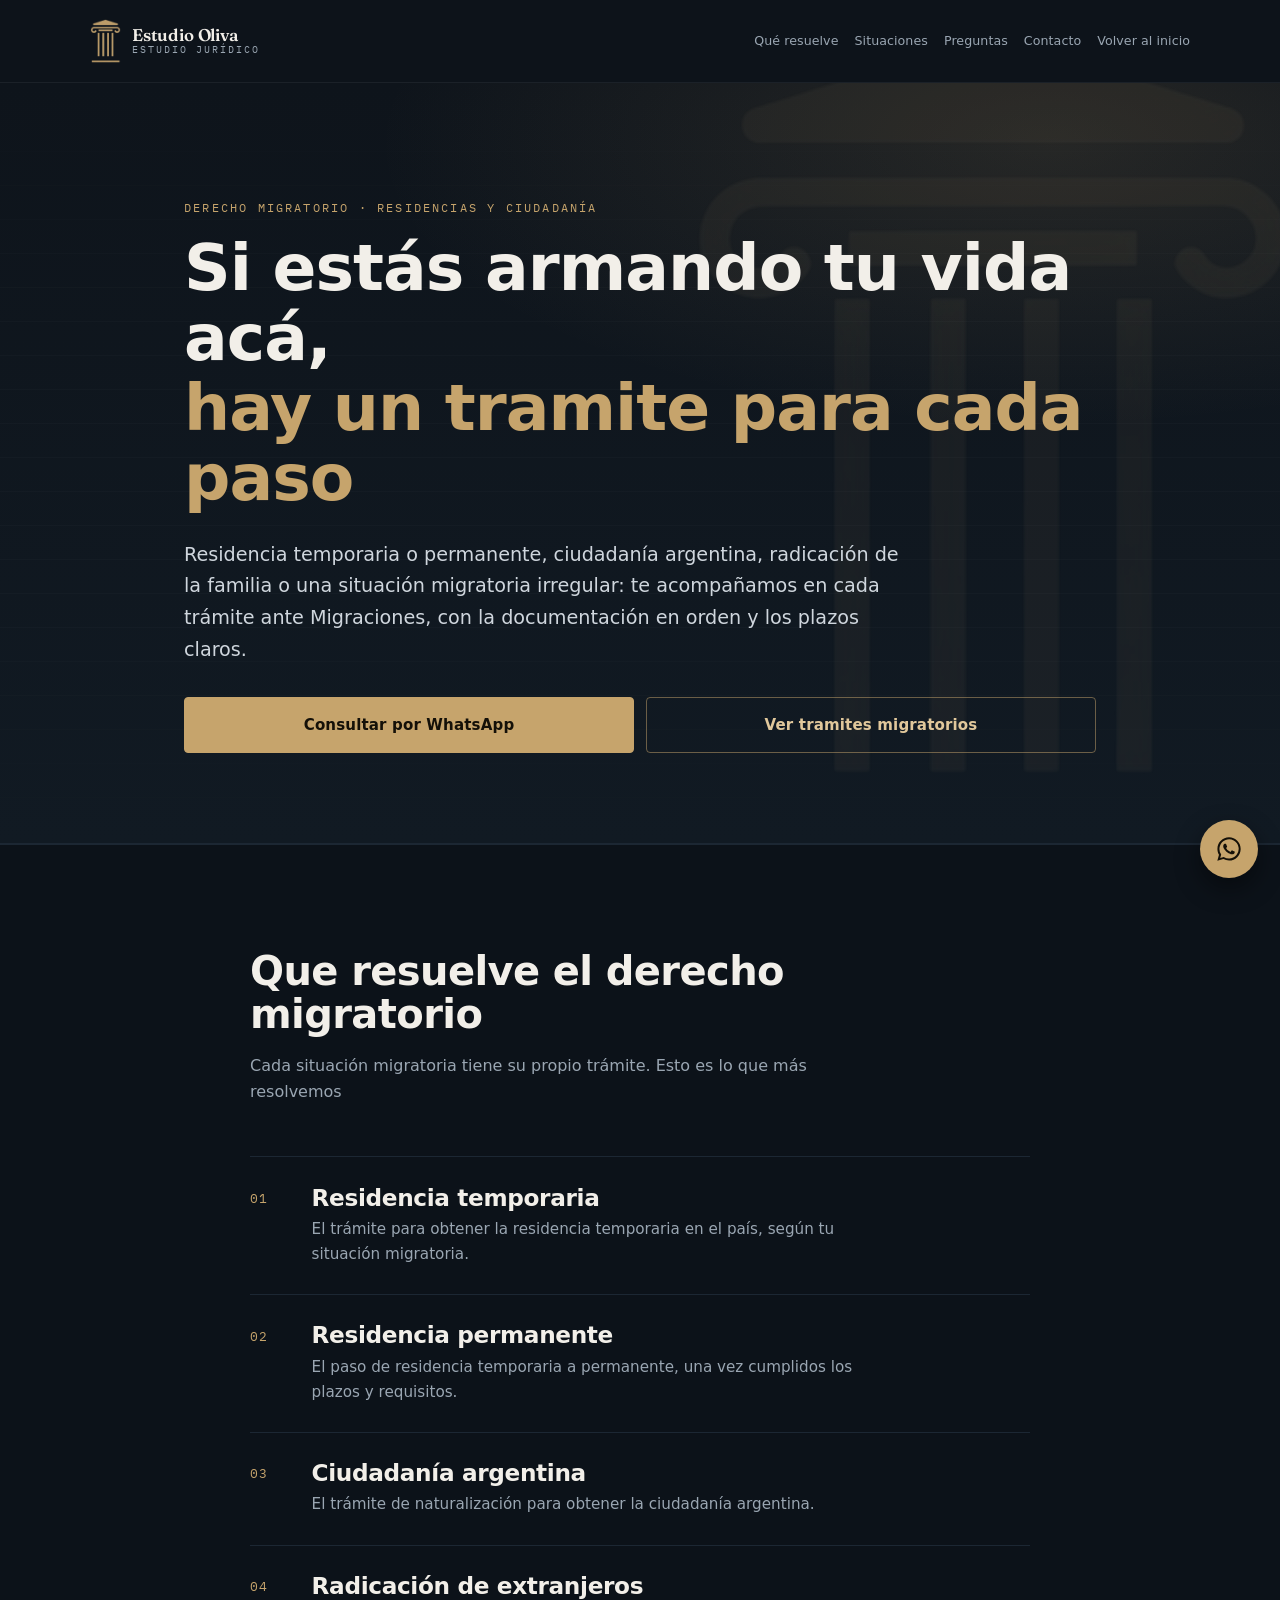
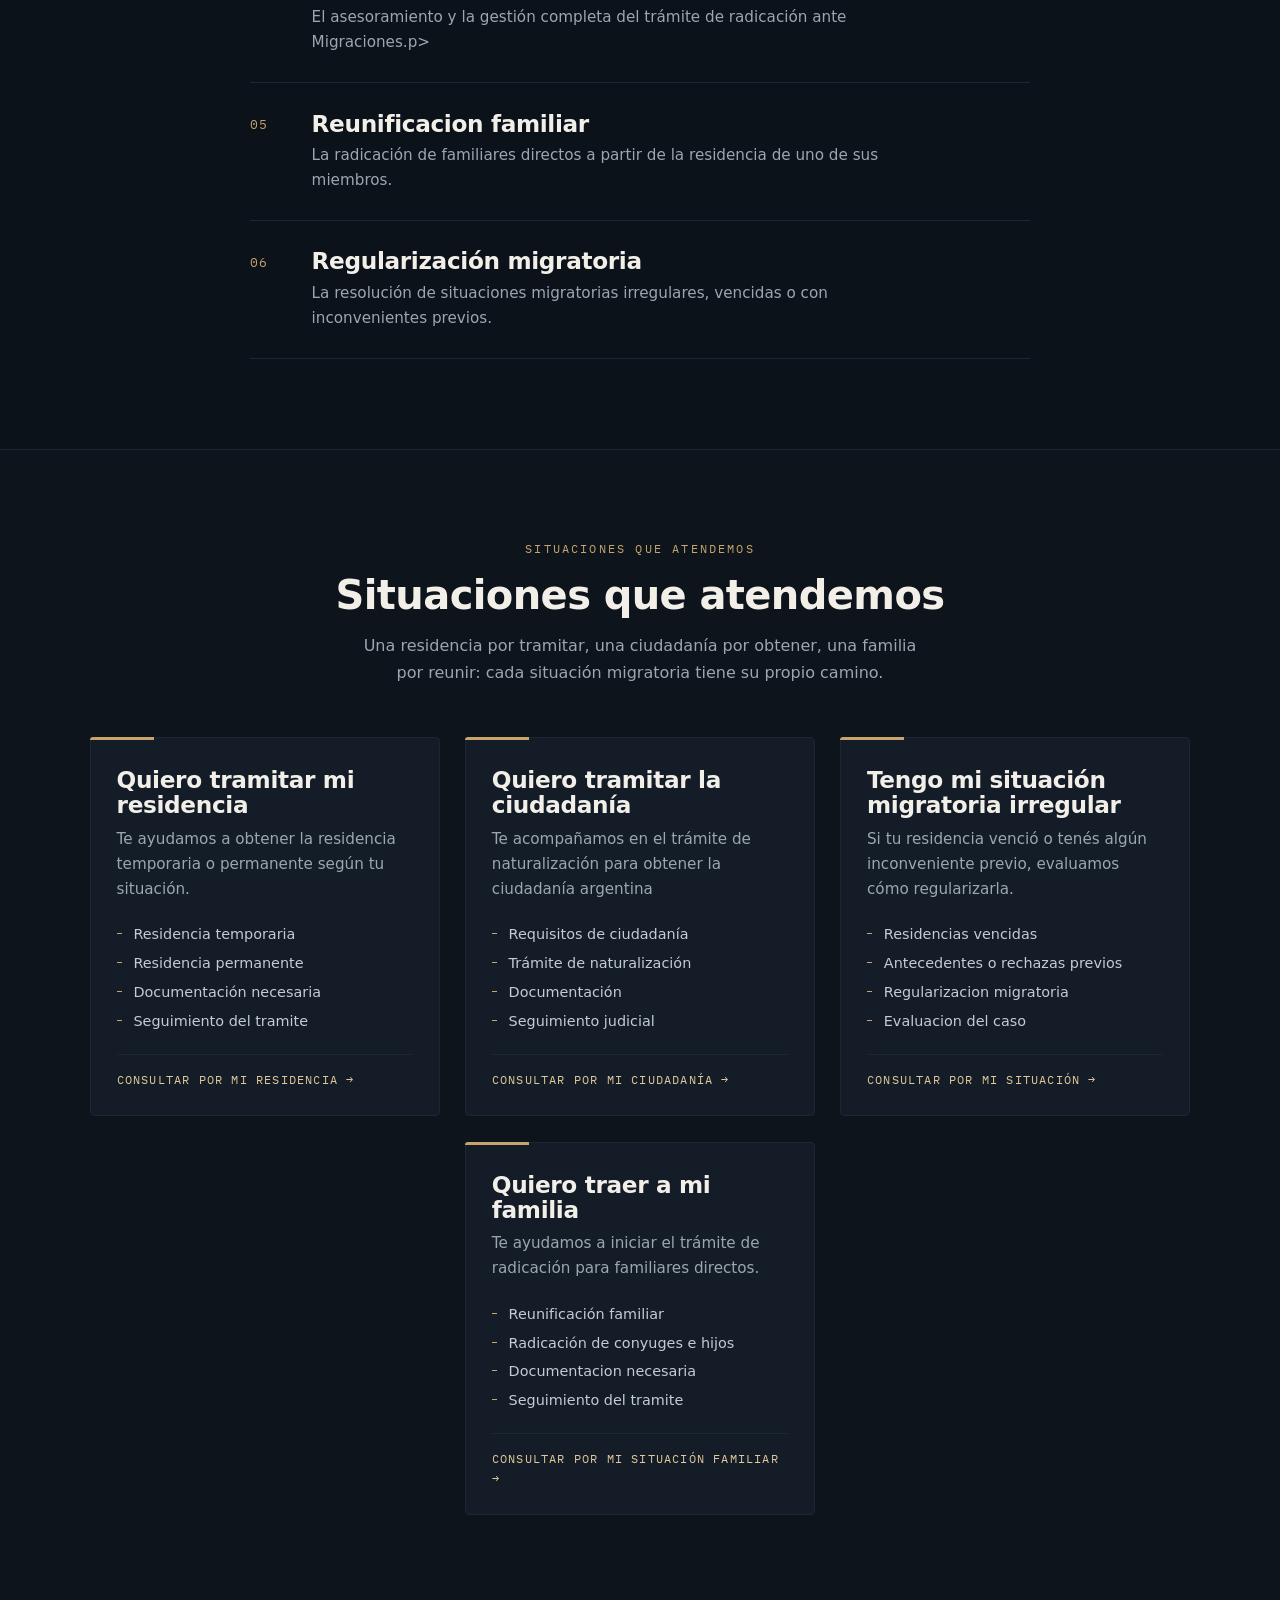
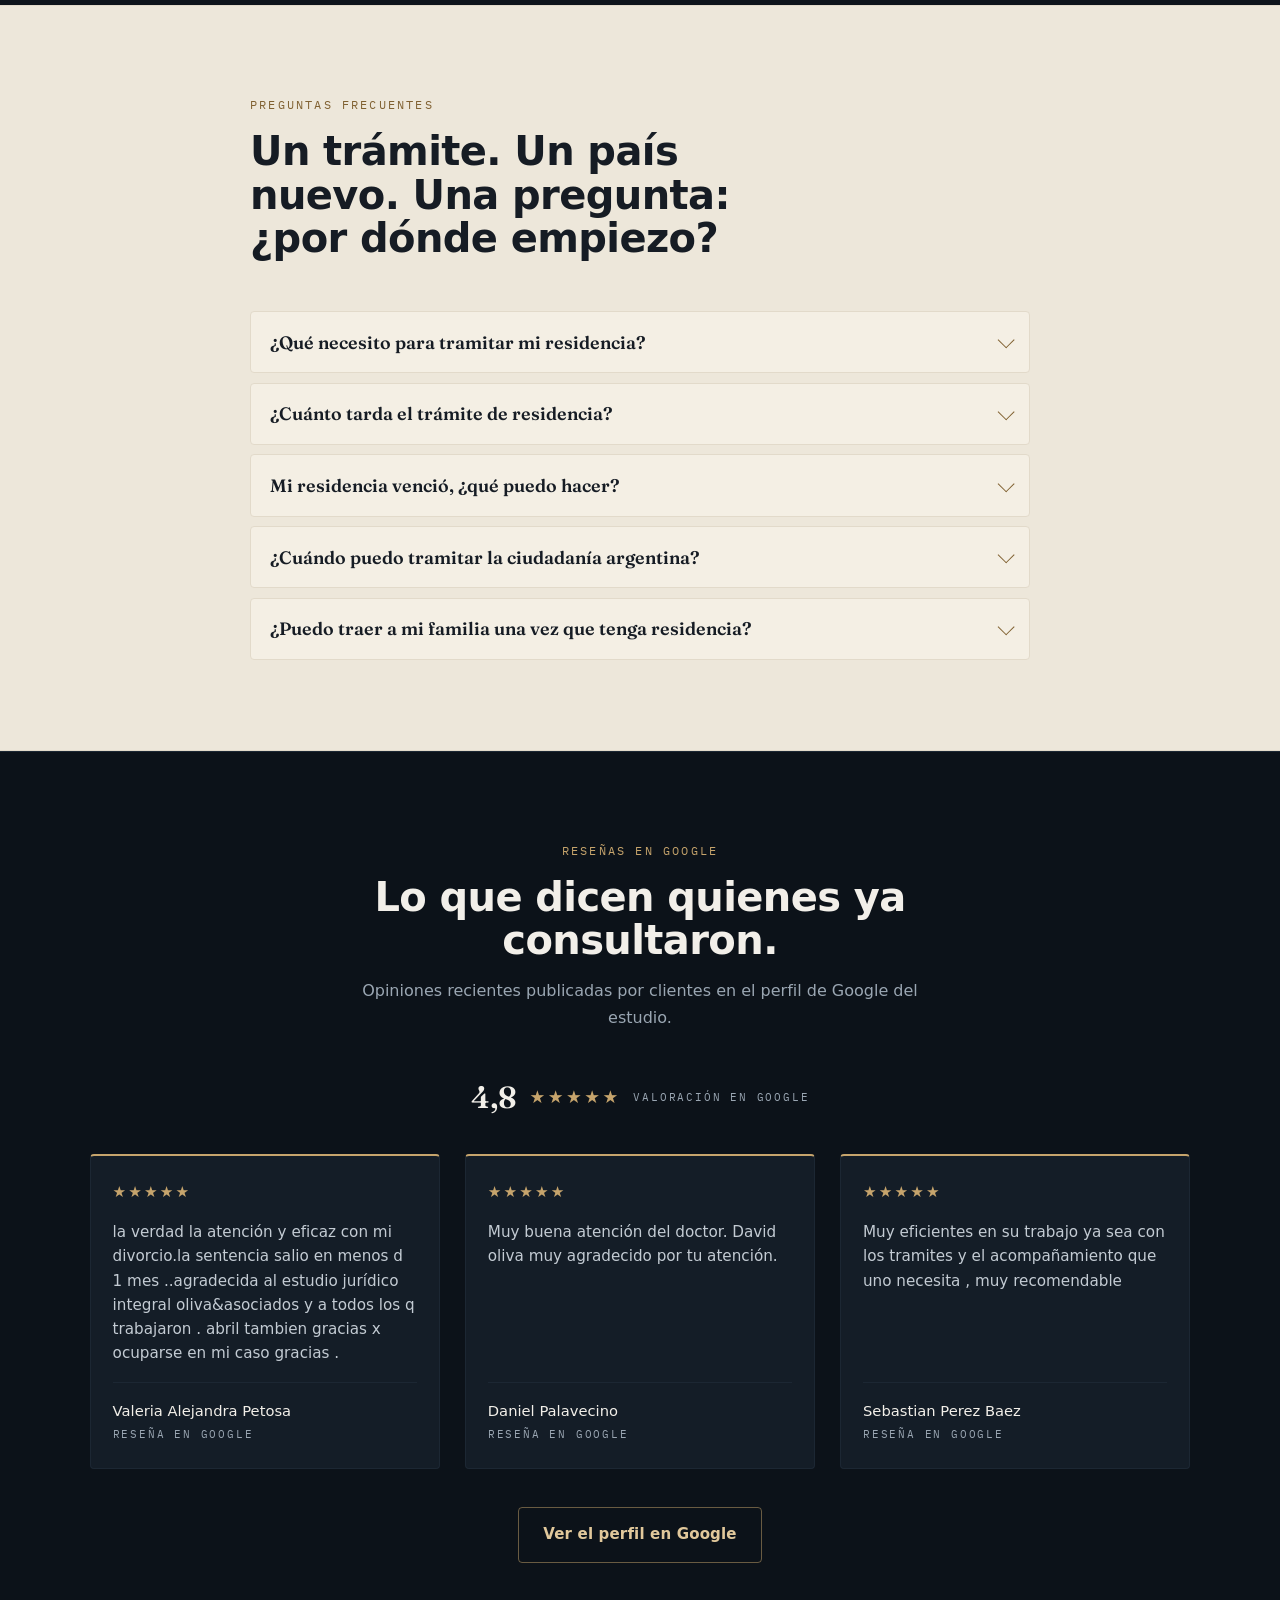
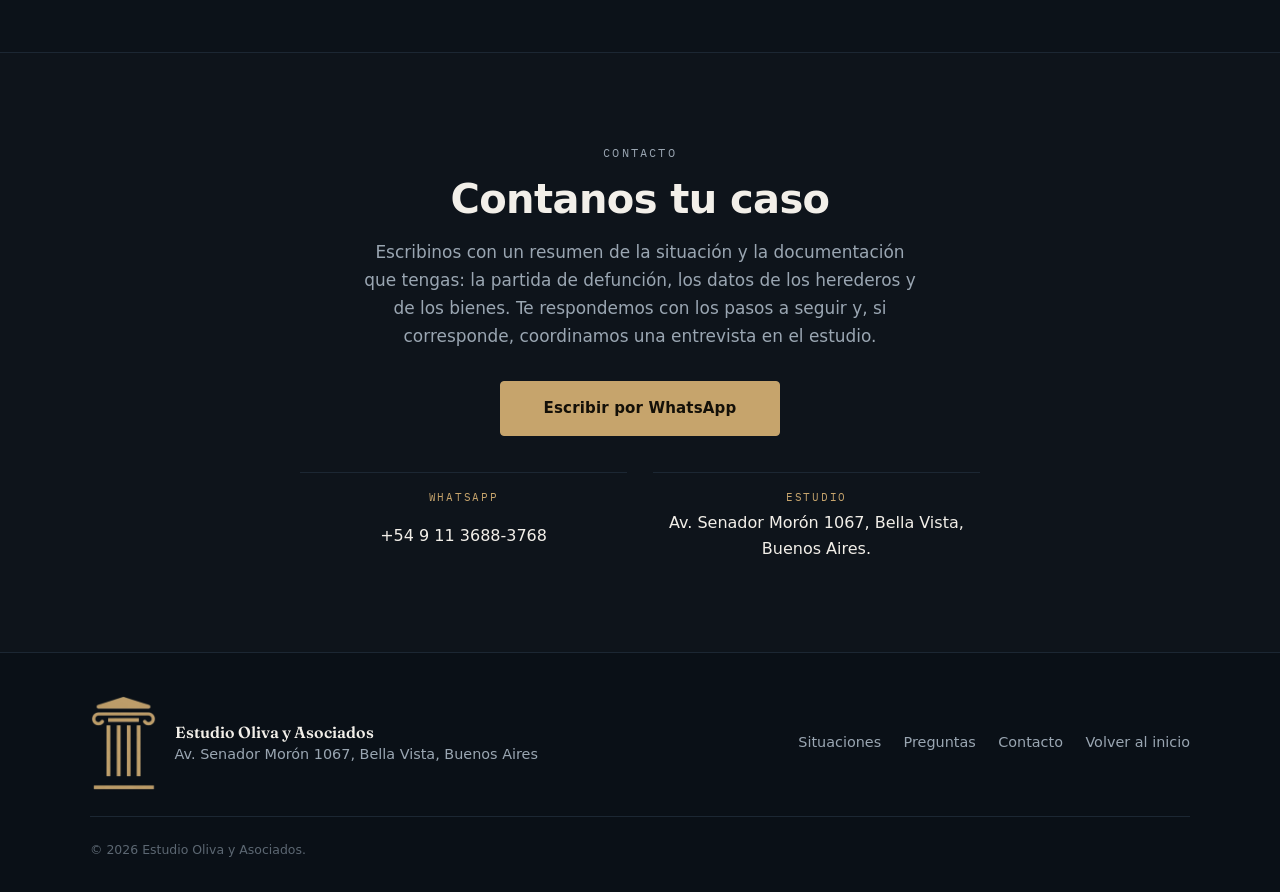
<file: migratorio.html>
<!DOCTYPE html>
<html lang="es-AR">
<head>

    <!-- Google tag (gtag.js) -->
<script async src="https://www.googletagmanager.com/gtag/js?id=AW-18413445755"></script>
<script>
  window.dataLayer = window.dataLayer || [];
  function gtag(){dataLayer.push(arguments);}
  gtag('js', new Date());

  gtag('config', 'AW-18413445755');
</script>


<!-- Event snippet for Envío de formulario para clientes potenciales conversion page -->
<script>
  gtag('event', 'conversion', {
      'send_to': 'AW-18413445755/u2l6COqr2fAcEPvEm8xE',
      'value': 1.0,
      'currency': 'ARS'
  });
</script>


<meta charset="utf-8">
<meta name="viewport" content="width=device-width, initial-scale=1">
<title>Estudio Oliva | Derecho migratorio</title>

<link rel="icon" href="imagenes/logo-marca.png">
<meta name="description" content="Residencia temporaria o permanente, ciudadanía argentina, radicación de la familia o una situación migratoria irregular: te acompañamos en cada trámite ante Migraciones, con la documentación en orden y los plazos claros. CABA y Provincia de Buenos Aires.">
<meta name="theme-color" content="#0E141B">
<meta property="og:title" content="Derecho migratorio | Estudio Oliva y Asociados">
<meta property="og:description" content="Residencia temporaria o permanente, ciudadanía argentina, radicación de la familia o una situación migratoria irregular: te acompañamos en cada trámite ante Migraciones, con la documentación en orden y los plazos claros. CABA y Provincia de Buenos Aires.">
<meta property="og:type" content="website">
<meta property="og:locale" content="es_AR">
<meta property="og:image" content="assets/og-imagen.jpg">
<meta name="twitter:card" content="summary_large_image">
<meta name="twitter:image" content="assets/og-imagen.jpg">

<link rel="apple-touch-icon" href="assets/apple-touch-icon.png">

<link rel="preconnect" href="https://fonts.googleapis.com">
<link rel="preconnect" href="https://fonts.gstatic.com" crossorigin>
<link href="https://fonts.googleapis.com/css2?family=Fraunces:opsz,wght@9..144,400;9..144,600;9..144,700&family=IBM+Plex+Mono:wght@400;500&family=Karla:wght@400;500;700&display=swap" rel="stylesheet">
<link rel="stylesheet" href="styles.css">


</head>

<body>

<a class="skip" href="#contenido">Ir al contenido</a>

<header class="head" id="head">
  <div class="wrap head-in">
    <a class="brand" href="index.html" aria-label="Estudio Oliva y Asociados — inicio">
      <img class="brand-mark" src="imagenes/logo-marca.png" alt="" width="284" height="407" decoding="async">
      <span class="brand-txt">
        <strong>Estudio Oliva</strong>
        <span>Estudio Jurídico</span>
      </span>
    </a>

    <button class="nav-toggle" id="navToggle" aria-expanded="false" aria-controls="nav">
      <span class="nav-toggle-bars" aria-hidden="true"><i></i><i></i><i></i></span>
      <span class="sr-only">Abrir menú</span>
    </button>

    <nav class="nav" id="nav" aria-label="Principal">
      <ul>
        <li><a href="#resuelve">Qué resuelve</a></li>
        <li><a href="#situaciones">Situaciones</a></li>
        <li><a href="#preguntas">Preguntas</a></li>
        <li><a href="#contacto">Contacto</a></li>
        <li><a href="index.html">Volver al inicio</a></li>
      </ul>
    </nav>
  </div>
</header>

<main id="contenido">

  <!-- HERO -->
  <section class="hero" id="inicio">
    <img class="hero-marca" src="imagenes/logo-marca.png" alt="" aria-hidden="true" decoding="async">
    <div class="wrap hero-in">
      <p class="eyebrow">DERECHO MIGRATORIO · RESIDENCIAS Y CIUDADANÍA</p>
      <h1>Si estás armando tu vida acá,<br><em>hay un tramite para cada paso</em></h1>
      <p class="lead">
        Residencia temporaria o permanente, ciudadanía argentina, radicación de la familia o una situación migratoria irregular: te acompañamos en cada trámite ante Migraciones, con la documentación en orden y los plazos claros.
      </p>
      <div class="hero-cta">
<a class="btn btn-gold" href="https://wa.me/5491136883768?text=Hola%2C%20quisiera%20realizar%20una%20consulta%20sobre%20un%20tr%C3%A1mite%20migratorio." target="_blank" rel="noopener">Consultar por WhatsApp</a>
        <a class="btn btn-ghost" href="#resuelve">Ver tramites migratorios</a>
      </div>


    </div>
  </section>

  <!-- AREAS -->
  <section class="section reclamar" id="resuelve">
    <div class="wrap wrap-slim">
      <header class="section-head reveal">
        <p class="eyebrow"></p>
        <h2>Que resuelve el derecho migratorio</h2>
        <p class="section-sub">Cada situación migratoria tiene su propio trámite. Esto es lo que más resolvemos</p>
      </header>

      <div class="rubros-lista">
        <div class="fila-rubro reveal">
          <span class="fila-num">01</span>
          <div class="fila-cuerpo">
            <h3>Residencia temporaria</h3>
            <p>El trámite para obtener la residencia temporaria en el país, según tu situación migratoria.</p>
          </div>
        </div>

        <div class="fila-rubro reveal">
          <span class="fila-num">02</span>
          <div class="fila-cuerpo">
            <h3>Residencia permanente</h3>
            <p>El paso de residencia temporaria a permanente, una vez cumplidos los plazos y requisitos.</p>
          </div>
        </div>

        <div class="fila-rubro reveal">
          <span class="fila-num">03</span>
          <div class="fila-cuerpo">
            <h3>Ciudadanía argentina</h3>
            <p>El trámite de naturalización para obtener la ciudadanía argentina.</p>
          </div>
        </div>

        <div class="fila-rubro reveal">
          <span class="fila-num">04</span>
          <div class="fila-cuerpo">
            <h3>Radicación de extranjeros</h3>
            <p>El asesoramiento y la gestión completa del trámite de radicación ante Migraciones.p>
          </div>
        </div>

        <div class="fila-rubro reveal">
          <span class="fila-num">05</span>
          <div class="fila-cuerpo">
            <h3>Reunificacion familiar</h3>
            <p>La radicación de familiares directos a partir de la residencia de uno de sus miembros.</p>
          </div>
        </div>

        <div class="fila-rubro reveal">
          <span class="fila-num">06</span>
          <div class="fila-cuerpo">
            <h3>Regularización migratoria</h3>
            <p>La resolución de situaciones migratorias irregulares, vencidas o con inconvenientes previos.</p>
          </div>
        </div>

      </div>

    </div>
  </section>

  <!-- SITUACIONES -->
  <section class="section areas" id="situaciones">
    <div class="wrap">
      <header class="section-head centrado reveal">
        <p class="eyebrow">Situaciones que atendemos</p>
        <h2>Situaciones que atendemos</h2>
        <p class="section-sub">Una residencia por tramitar, una ciudadanía por obtener, una familia por reunir: cada situación migratoria tiene su propio camino.</p>
      </header>

      <div class="casos-grid">

        <article class="area reveal">
          <h3>Quiero tramitar mi residencia</h3>
          <p>Te ayudamos a obtener la residencia temporaria o permanente según tu situación.</p>
          <ul>
            <li>Residencia temporaria</li>
            <li>Residencia permanente</li>
            <li>Documentación necesaria</li>
            <li>Seguimiento del tramite</li>
          </ul>
          <a class="area-link" href="#contacto">Consultar por mi residencia</a>
        </article>

        <article class="area reveal">
          <h3>Quiero tramitar la ciudadanía</h3>
          <p>Te acompañamos en el trámite de naturalización para obtener la ciudadanía argentina</p>
          <ul>
            <li>Requisitos de ciudadanía</li>
            <li>Trámite de naturalización</li>
            <li>Documentación</li>
            <li>Seguimiento judicial</li>
          </ul>
          <a class="area-link" href="#contacto">Consultar por mi ciudadanía</a>
        </article>

        <article class="area reveal">
          <h3>Tengo mi situación migratoria irregular</h3>
          <p>Si tu residencia venció o tenés algún inconveniente previo, evaluamos cómo regularizarla.</p>
          <ul>
            <li>Residencias vencidas</li>
            <li>Antecedentes o rechazas previos</li>
            <li>Regularizacion migratoria</li>
            <li>Evaluacion del caso</li>
          </ul>
          <a class="area-link" href="#contacto">Consultar por mi situación </a>
        </article>

        <article class="area reveal">
          <h3>Quiero traer a mi familia</h3>
          <p>Te ayudamos a iniciar el trámite de radicación para familiares directos.</p>
          <ul>
            <li>Reunificación familiar</li>
            <li>Radicación de conyuges e hijos</li>
            <li>Documentacion necesaria</li>
            <li>Seguimiento del tramite</li>
          </ul>
            <a class="area-link" href="#contacto">Consultar por mi situación familiar</a>
        </article>

        </div>
    </div>
    </section>

    <!-- PREGUNTAS -->
    <section class="section faq faq-claro" id="preguntas">
    <div class="wrap wrap-slim">
        <header class="section-head reveal">
        <p class="eyebrow">Preguntas frecuentes</p>
        <h2>Un trámite. Un país nuevo. Una pregunta: ¿por dónde empiezo?</h2>
        </header>

        <div class="acordeon" id="acordeon">
        <div class="item">
            <button class="item-q" aria-expanded="false">
            <span>¿Qué necesito para tramitar mi residencia?</span>
            <i class="chev" aria-hidden="true"></i>
            </button>
            <div class="item-a"><p>Depende de tu situación (nacionalidad, motivo de la residencia). Te decimos exactamente qué documentación necesitás.</p></div>
        </div>

        <div class="item">
            <button class="item-q" aria-expanded="false">
            <span>¿Cuánto tarda el trámite de residencia?</span>
            <i class="chev" aria-hidden="true"></i>
            </button>
            <div class="item-a"><p>Varía según el tipo de residencia y la demora de Migraciones. Te acompañamos durante todo el proceso.</p></div>
        </div>

        <div class="item">
          <button class="item-q" aria-expanded="false">
            <span>Mi residencia venció, ¿qué puedo hacer?</span>
            <i class="chev" aria-hidden="true"></i>
          </button>
          <div class="item-a"><p>Se puede regularizar la situación migratoria. Cuanto antes lo consultes, más opciones hay disponibles.</p></div>
        </div>

        <div class="item">
          <button class="item-q" aria-expanded="false">
            <span>¿Cuándo puedo tramitar la ciudadanía argentina?</span>
            <i class="chev" aria-hidden="true"></i>
          </button>
          <div class="item-a"><p>En general, después de dos años de residencia legal en el país. Te asesoramos sobre los requisitos específicos de tu caso.</p></div>
        </div>

        <div class="item">
          <button class="item-q" aria-expanded="false">
            <span>¿Puedo traer a mi familia una vez que tenga residencia?</span>
            <i class="chev" aria-hidden="true"></i>
          </button>
          <div class="item-a"><p>Sí, a través del trámite de reunificación familiar para cónyuges e hijos.</p></div>
        </div>

      </div>
    </div>
  </section>

  <!-- RESEÑAS DE GOOGLE -->
  <section class="section resenas" id="resenas">
    <div class="wrap">
      <header class="section-head centrado reveal">
        <p class="eyebrow">Reseñas en Google</p>
        <h2>Lo que dicen quienes ya consultaron.</h2>
        <p class="section-sub">Opiniones recientes publicadas por clientes en el perfil de Google del estudio.</p>
      </header>

      <div class="resenas-resumen reveal">
        <span class="resenas-nota">4,8</span>
        <span class="resenas-estrellas" aria-hidden="true">&#9733;&#9733;&#9733;&#9733;&#9733;</span>
        <span class="resenas-cant">Valoración en Google</span>
      </div>

      <div class="resenas-grid">

        <article class="resena reveal">
          <span class="resena-estrellas" aria-hidden="true">&#9733;&#9733;&#9733;&#9733;&#9733;</span>
          <p class="resena-txt">la verdad  la atención y eficaz con mi divorcio.la sentencia salio en menos d 1 mes ..agradecida al estudio jurídico integral oliva&asociados  y a todos los q trabajaron . abril tambien  gracias x  ocuparse en mi caso gracias .</p>
          <p class="resena-autor">Valeria Alejandra Petosa<span>Reseña en Google</span></p>
        </article>

        <article class="resena reveal">
          <span class="resena-estrellas" aria-hidden="true">&#9733;&#9733;&#9733;&#9733;&#9733;</span>
          <p class="resena-txt">Muy buena atención del doctor. David oliva muy agradecido por tu atención.</p>
          <p class="resena-autor">Daniel Palavecino<span>Reseña en Google</span></p>
        </article>

        <article class="resena reveal">
          <span class="resena-estrellas" aria-hidden="true">&#9733;&#9733;&#9733;&#9733;&#9733;</span>
          <p class="resena-txt">Muy eficientes en su trabajo ya sea con los tramites y el acompañamiento que uno necesita , muy recomendable</p>
          <p class="resena-autor">Sebastian Perez Baez<span>Reseña en Google</span></p>
        </article>

      </div>

      <div class="resenas-cta reveal">
        <a class="btn btn-ghost" href="https://maps.app.goo.gl/gU8ZtzwFNYmXDz7JA" target="_blank" rel="noopener">Ver el perfil en Google</a>
      </div>
    </div>
  </section>

  <!-- CONTACTO -->
  <section class="section contacto" id="contacto">
    <div class="wrap contacto-in">
      <div class="contacto-txt reveal">
        <p class="eyebrow">Contacto</p>
        <h2>Contanos tu caso</h2>
        <p>Escribinos con un resumen de la situación y la documentación que tengas: la partida de defunción, los datos de los herederos y de los bienes. Te respondemos con los pasos a seguir y, si corresponde, coordinamos una entrevista en el estudio.</p>

        <a class="btn btn-gold contacto-btn" href="https://wa.me/5491136883768?text=Hola%2C%20quisiera%20realizar%20una%20consulta%20sobre%20un%20tr%C3%A1mite%20migratorio." target="_blank" rel="noopener">Escribir por WhatsApp</a>

        <ul class="contacto-datos">
          <li>
            <span>WhatsApp</span>
            <a href="https://wa.me/5491136883768" target="_blank" rel="noopener">+54 9 11 3688-3768</a>
          </li>

          <li>
            <span>Estudio</span>
            <a href="https://maps.app.goo.gl/gU8ZtzwFNYmXDz7JA" target="_blank" rel="noopener">Av. Senador Morón 1067, Bella Vista, Buenos Aires.</a>
          </li>
        </ul>
      </div>

    </div>
  </section>
</main>

<footer class="pie">
  <div class="wrap pie-in">
    <div class="pie-brand">
      <img class="pie-logo" src="imagenes/logo-marca.png" alt="Estudio Jurídico David Oliva" width="614" height="678" decoding="async">
      <p><strong>Estudio Oliva y Asociados</strong><br>Av. Senador Morón 1067, Bella Vista, Buenos Aires&nbsp;&nbsp;</p>
    </div>
    <nav class="pie-nav" aria-label="Pie de página">
        <a href="#situaciones">Situaciones</a>
        <a href="#preguntas">Preguntas</a>
        <a href="#contacto">Contacto</a>
        <a href="index.html">Volver al inicio</a>
    </nav>
    <p class="pie-legal">© <span id="anio">2026</span> Estudio  Oliva y Asociados.</p>
    </div>
</footer>

<a class="wsp" href="https://wa.me/5491136883768?text=Hola%2C%20quisiera%20realizar%20una%20consulta%20sobre%20un%20tr%C3%A1mite%20migratorio." target="_blank" rel="noopener" aria-label="Escribir por WhatsApp">
  <svg viewBox="0 0 24 24" aria-hidden="true" focusable="false">
    <path d="M12.04 2c-5.5 0-9.96 4.46-9.96 9.96 0 1.76.46 3.48 1.34 5L2 22l5.16-1.35a9.9 9.9 0 0 0 4.88 1.28h.01c5.5 0 9.96-4.46 9.96-9.96S17.54 2 12.04 2Zm0 18.2h-.01a8.2 8.2 0 0 1-4.19-1.15l-.3-.18-3.06.8.82-2.99-.2-.31a8.24 8.24 0 1 1 6.94 3.83Zm4.52-6.16c-.25-.12-1.47-.72-1.69-.81-.23-.08-.39-.12-.56.13-.16.24-.64.8-.78.97-.14.16-.29.18-.54.06-.25-.12-1.05-.39-1.99-1.23-.74-.66-1.23-1.47-1.38-1.72-.14-.25-.01-.38.11-.5.11-.11.25-.29.37-.43.12-.15.16-.25.25-.41.08-.17.04-.31-.02-.43-.06-.12-.56-1.34-.76-1.84-.2-.48-.4-.42-.56-.43h-.48c-.16 0-.43.06-.65.31-.22.25-.85.83-.85 2.03s.87 2.35.99 2.51c.12.16 1.71 2.61 4.14 3.66.58.25 1.03.4 1.38.51.58.19 1.11.16 1.53.1.47-.07 1.47-.6 1.68-1.18.21-.58.21-1.07.14-1.18-.06-.11-.22-.17-.47-.29Z"/>
  </svg>
</a>

<script src="script.js" defer></script>
</body>
</html>
</file>
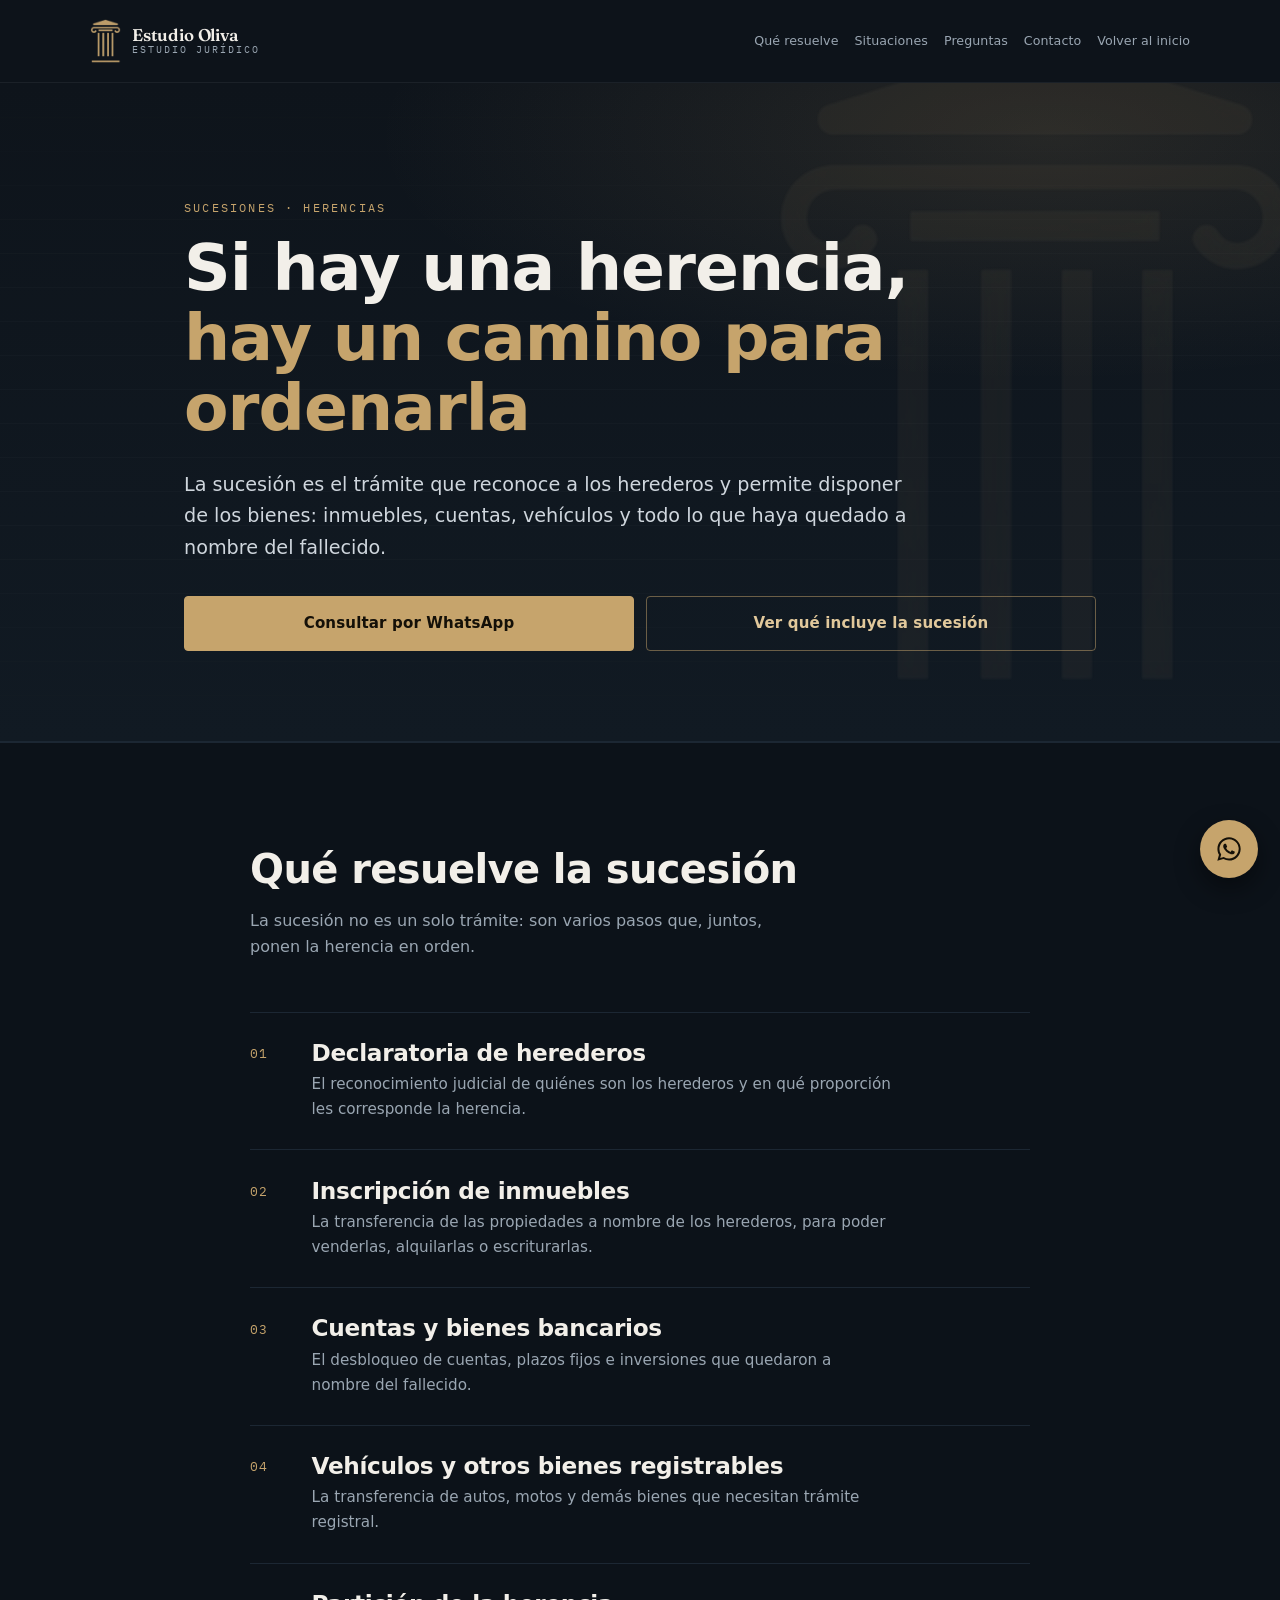
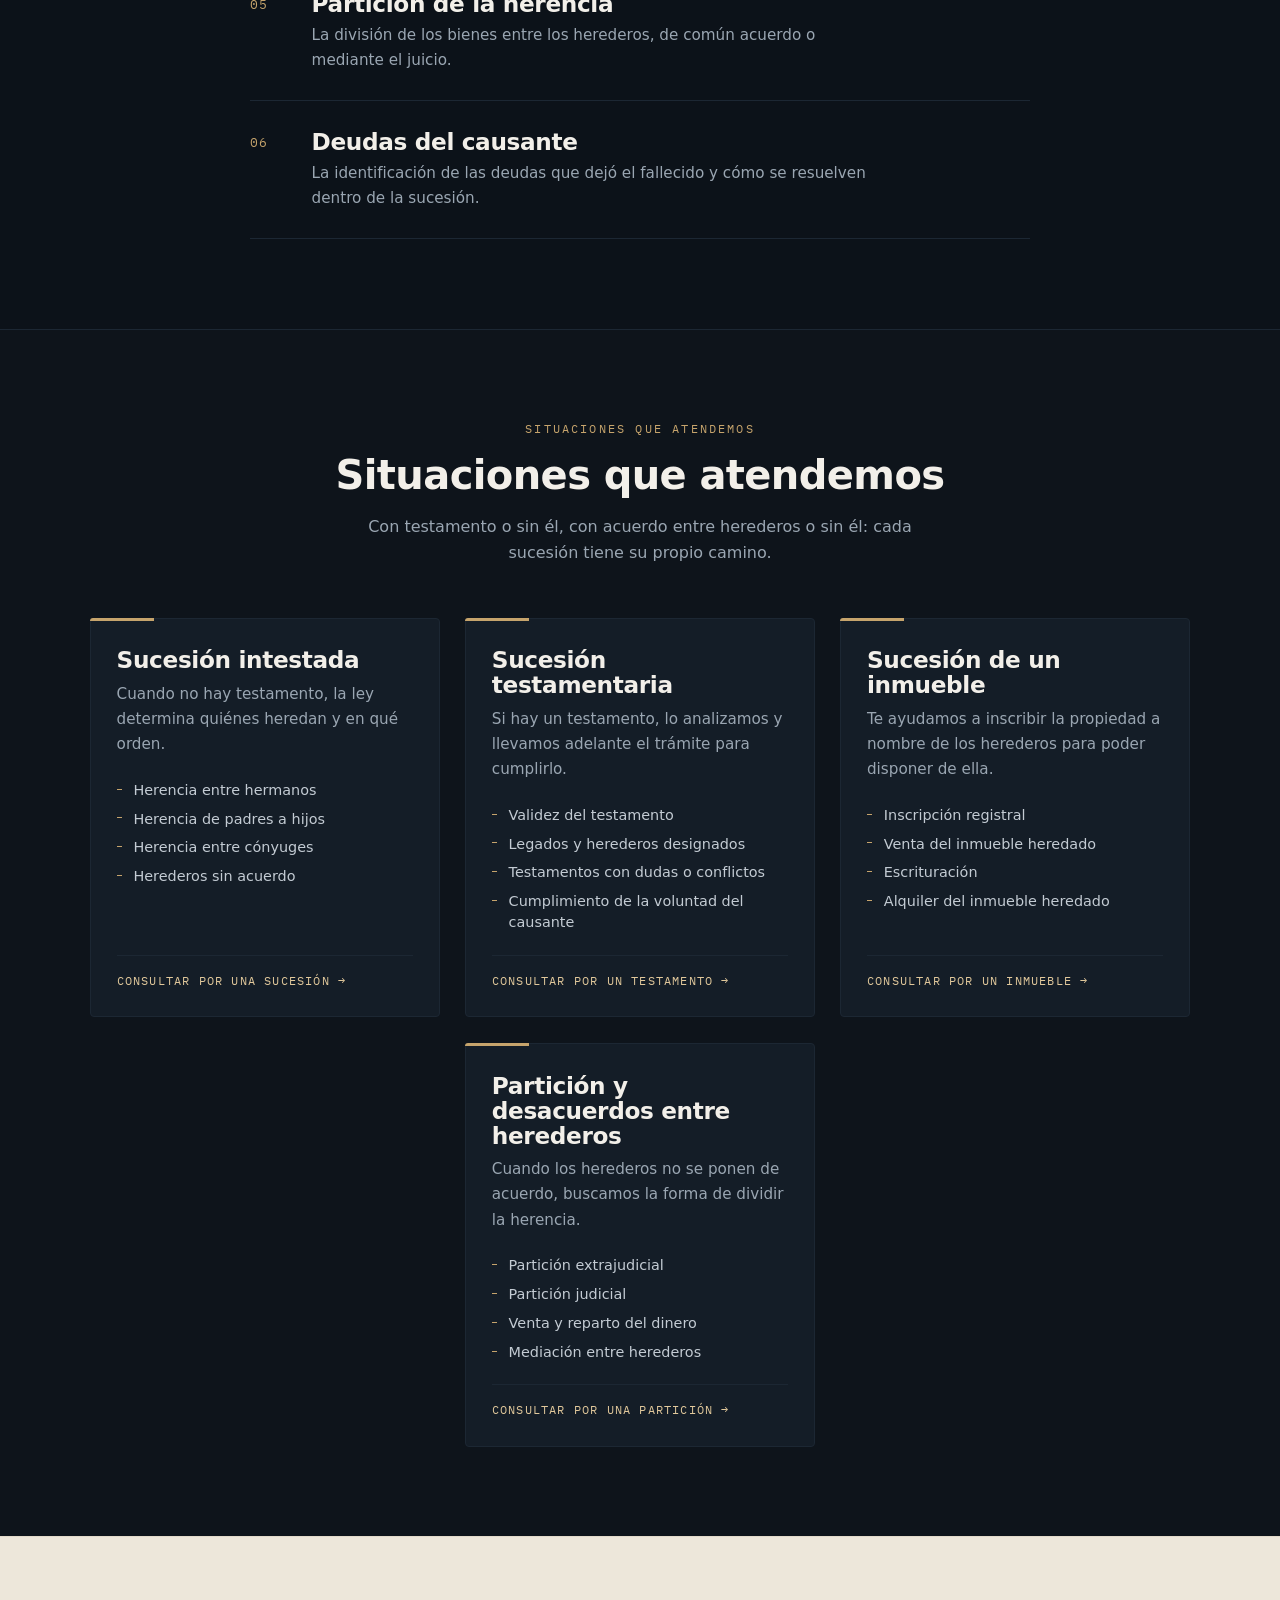
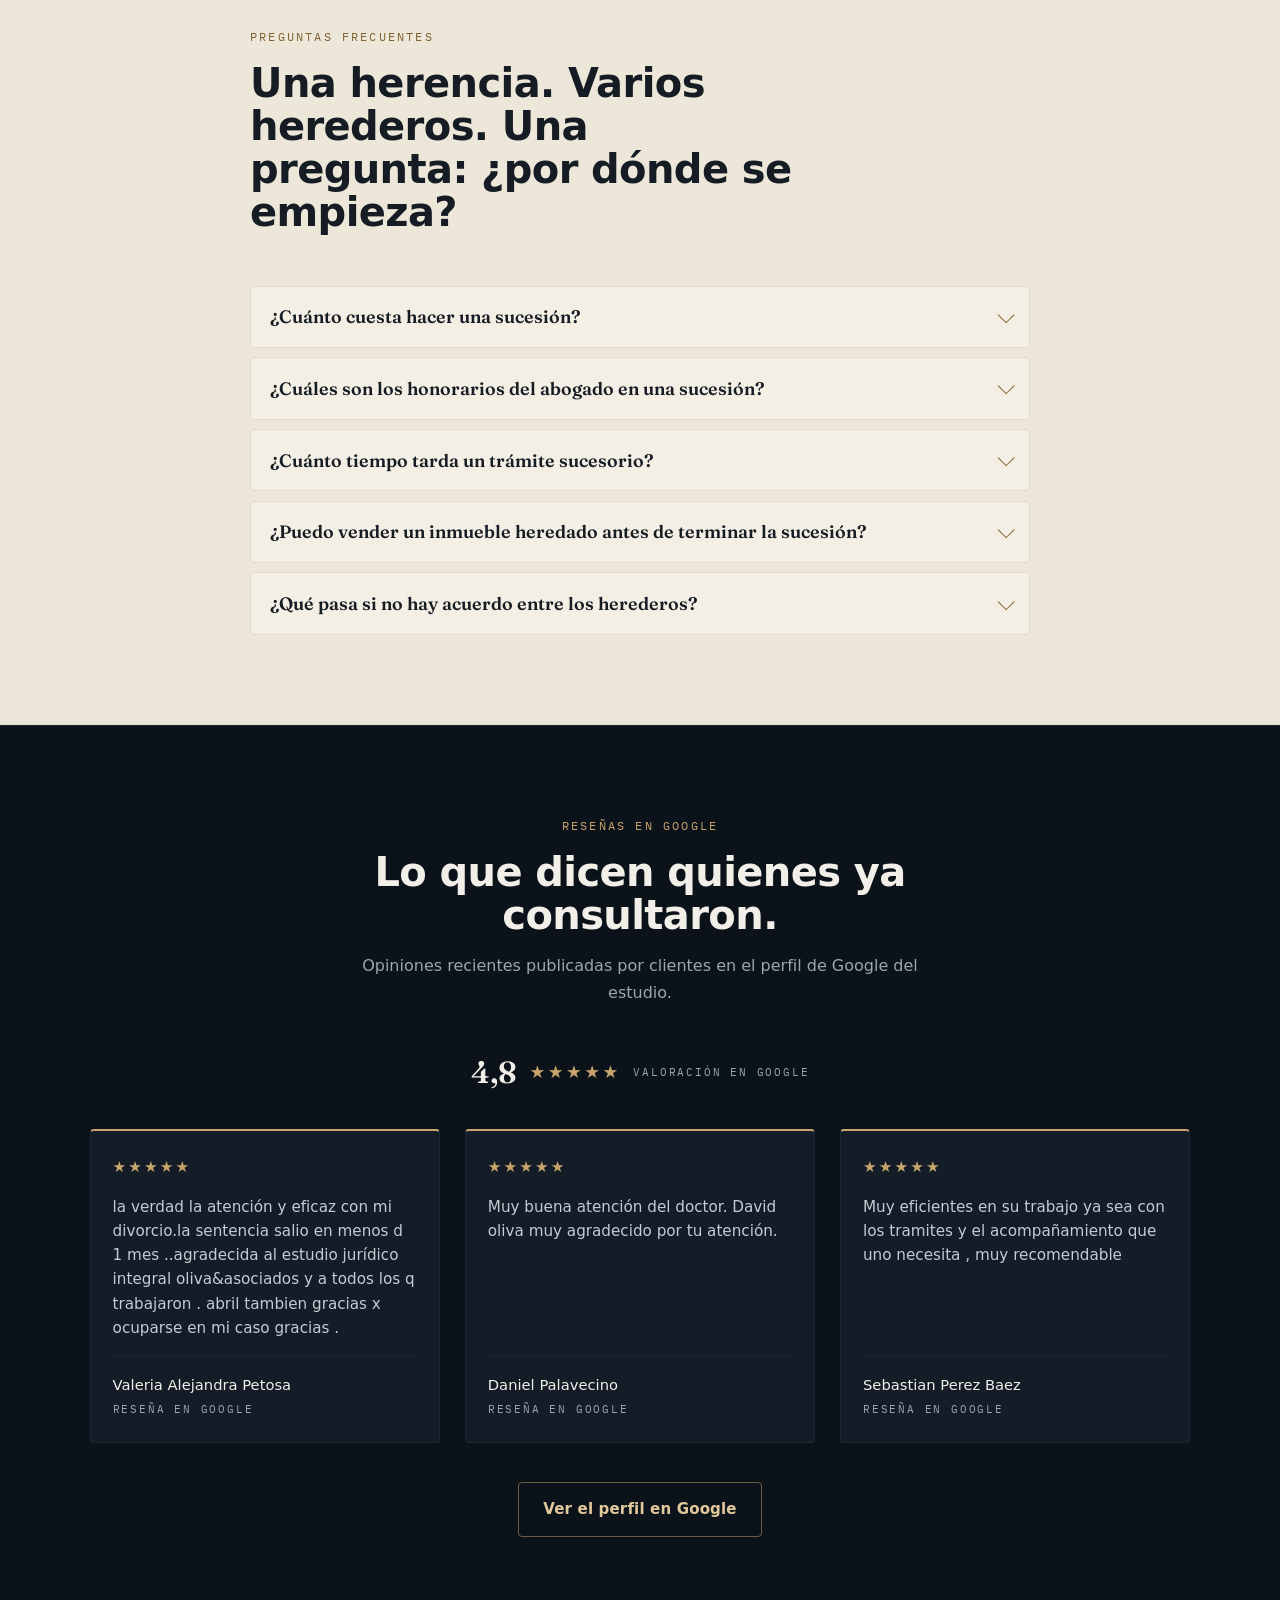
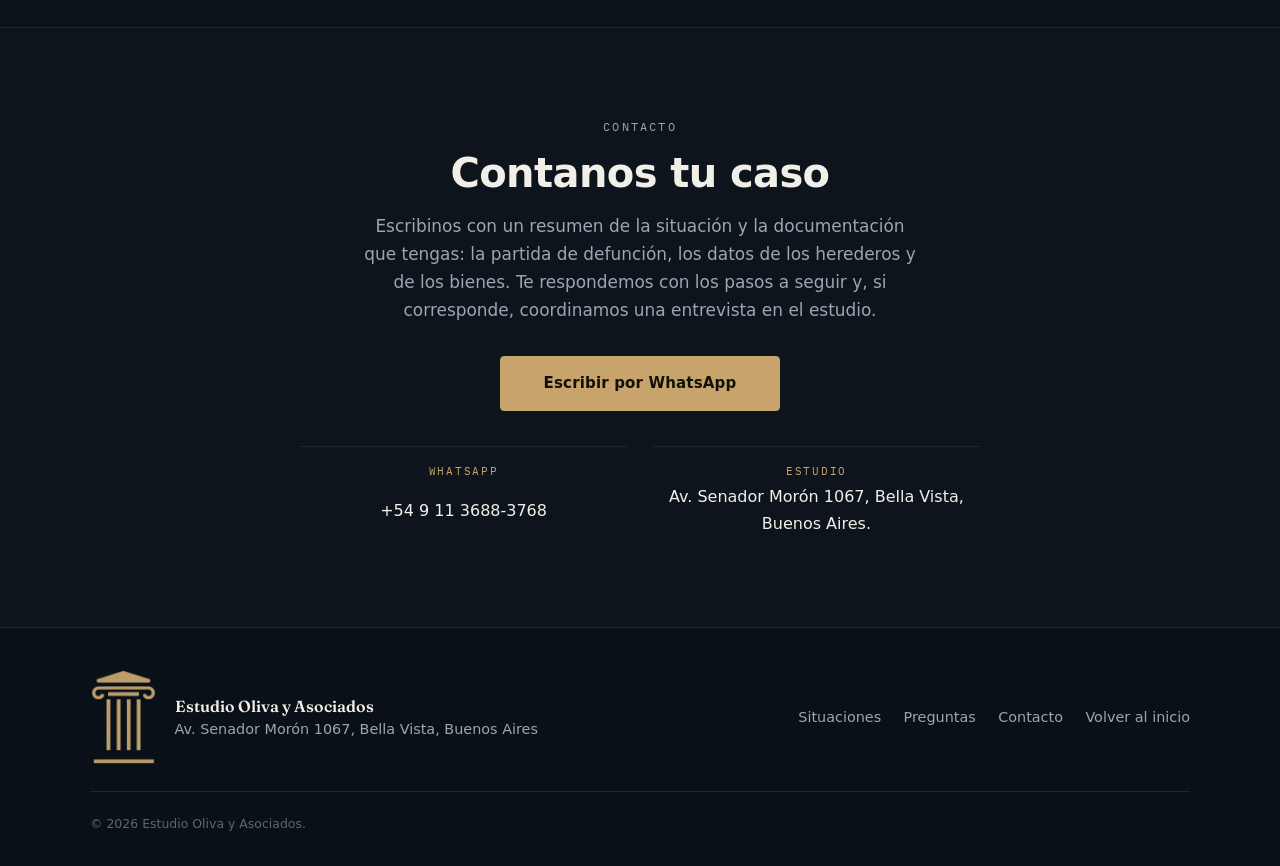
<file: sucesiones.html>
<!DOCTYPE html>
<html lang="es-AR">
<head>

    <!-- Google tag (gtag.js) -->
<script async src="https://www.googletagmanager.com/gtag/js?id=AW-18413445755"></script>
<script>
  window.dataLayer = window.dataLayer || [];
  function gtag(){dataLayer.push(arguments);}
  gtag('js', new Date());

  gtag('config', 'AW-18413445755');
</script>


<!-- Event snippet for Envío de formulario para clientes potenciales conversion page -->
<script>
  gtag('event', 'conversion', {
      'send_to': 'AW-18413445755/u2l6COqr2fAcEPvEm8xE',
      'value': 1.0,
      'currency': 'ARS'
  });
</script>


<meta charset="utf-8">
<meta name="viewport" content="width=device-width, initial-scale=1">
<title>Estudio Oliva | Sucesiones y herencias</title>

<link rel="icon" href="imagenes/logo-marca.png">
<meta name="description" content="Abogado de sucesiones y herencias: iniciar sucesión, declaratoria de herederos, sucesión ab intestato y testamentaria, sucesión de un inmueble y partición de herencia. Costo del trámite sucesorio y honorarios explicados desde la primera consulta. CABA y Provincia de Buenos Aires.">
<meta name="theme-color" content="#0E141B">
<meta property="og:title" content="Sucesiones y herencias | Estudio Oliva y Asociados">
<meta property="og:description" content="Declaratoria de herederos, inscripción de inmuebles, partición y desacuerdos entre herederos. Trámite sucesorio en CABA y Provincia de Buenos Aires.">
<meta property="og:type" content="website">
<meta property="og:locale" content="es_AR">
<meta property="og:image" content="assets/og-imagen.jpg">
<meta name="twitter:card" content="summary_large_image">
<meta name="twitter:image" content="assets/og-imagen.jpg">

<link rel="apple-touch-icon" href="assets/apple-touch-icon.png">

<link rel="preconnect" href="https://fonts.googleapis.com">
<link rel="preconnect" href="https://fonts.gstatic.com" crossorigin>
<link href="https://fonts.googleapis.com/css2?family=Fraunces:opsz,wght@9..144,400;9..144,600;9..144,700&family=IBM+Plex+Mono:wght@400;500&family=Karla:wght@400;500;700&display=swap" rel="stylesheet">
<link rel="stylesheet" href="styles.css">


</head>

<body>

<a class="skip" href="#contenido">Ir al contenido</a>

<header class="head" id="head">
  <div class="wrap head-in">
    <a class="brand" href="index.html" aria-label="Estudio Oliva y Asociados — inicio">
      <img class="brand-mark" src="imagenes/logo-marca.png" alt="" width="284" height="407" decoding="async">
      <span class="brand-txt">
        <strong>Estudio Oliva</strong>
        <span>Estudio Jurídico</span>
      </span>
    </a>

    <button class="nav-toggle" id="navToggle" aria-expanded="false" aria-controls="nav">
      <span class="nav-toggle-bars" aria-hidden="true"><i></i><i></i><i></i></span>
      <span class="sr-only">Abrir menú</span>
    </button>

    <nav class="nav" id="nav" aria-label="Principal">
      <ul>
        <li><a href="#resuelve">Qué resuelve</a></li>
        <li><a href="#situaciones">Situaciones</a></li>
        <li><a href="#preguntas">Preguntas</a></li>
        <li><a href="#contacto">Contacto</a></li>
        <li><a href="index.html">Volver al inicio</a></li>
      </ul>
    </nav>
  </div>
</header>

<main id="contenido">

  <!-- HERO -->
  <section class="hero" id="inicio">
    <img class="hero-marca" src="imagenes/logo-marca.png" alt="" aria-hidden="true" decoding="async">
    <div class="wrap hero-in">
      <p class="eyebrow">Sucesiones · Herencias</p>
      <h1>Si hay una herencia,<br><em>hay un camino para ordenarla</em></h1>
      <p class="lead">
        La sucesión es el trámite que reconoce a los herederos y permite disponer de los bienes: inmuebles, cuentas, vehículos y todo lo que haya quedado a nombre del fallecido.
      </p>
      <div class="hero-cta">
        <a class="btn btn-gold" href="https://wa.me/5491136883768?text=Hola%2C%20quisiera%20realizar%20una%20consulta%20sobre%20un%20tr%C3%A1mite%20sucesorio." target="_blank" rel="noopener">Consultar por WhatsApp</a>
        <a class="btn btn-ghost" href="#resuelve">Ver qué incluye la sucesión</a>
      </div>


    </div>
  </section>

  <!-- QUÉ RESUELVE LA SUCESIÓN -->
  <section class="section reclamar" id="resuelve">
    <div class="wrap wrap-slim">
      <header class="section-head reveal">
        <p class="eyebrow"></p>
        <h2>Qué resuelve la sucesión</h2>
        <p class="section-sub">La sucesión no es un solo trámite: son varios pasos que, juntos, ponen la herencia en orden.</p>
      </header>

      <div class="rubros-lista">
        <div class="fila-rubro reveal">
          <span class="fila-num">01</span>
          <div class="fila-cuerpo">
            <h3>Declaratoria de herederos</h3>
            <p>El reconocimiento judicial de quiénes son los herederos y en qué proporción les corresponde la herencia.</p>
          </div>
        </div>

        <div class="fila-rubro reveal">
          <span class="fila-num">02</span>
          <div class="fila-cuerpo">
            <h3>Inscripción de inmuebles</h3>
            <p>La transferencia de las propiedades a nombre de los herederos, para poder venderlas, alquilarlas o escriturarlas.</p>
          </div>
        </div>

        <div class="fila-rubro reveal">
          <span class="fila-num">03</span>
          <div class="fila-cuerpo">
            <h3>Cuentas y bienes bancarios</h3>
            <p>El desbloqueo de cuentas, plazos fijos e inversiones que quedaron a nombre del fallecido.</p>
          </div>
        </div>

        <div class="fila-rubro reveal">
          <span class="fila-num">04</span>
          <div class="fila-cuerpo">
            <h3>Vehículos y otros bienes registrables</h3>
            <p>La transferencia de autos, motos y demás bienes que necesitan trámite registral.</p>
          </div>
        </div>

        <div class="fila-rubro reveal">
          <span class="fila-num">05</span>
          <div class="fila-cuerpo">
            <h3>Partición de la herencia</h3>
            <p>La división de los bienes entre los herederos, de común acuerdo o mediante el juicio.</p>
          </div>
        </div>

        <div class="fila-rubro reveal">
          <span class="fila-num">06</span>
          <div class="fila-cuerpo">
            <h3>Deudas del causante</h3>
            <p>La identificación de las deudas que dejó el fallecido y cómo se resuelven dentro de la sucesión.</p>
          </div>
        </div>

      </div>

    </div>
  </section>

  <!-- SITUACIONES -->
  <section class="section areas" id="situaciones">
    <div class="wrap">
      <header class="section-head centrado reveal">
        <p class="eyebrow">Situaciones que atendemos</p>
        <h2>Situaciones que atendemos</h2>
        <p class="section-sub">Con testamento o sin él, con acuerdo entre herederos o sin él: cada sucesión tiene su propio camino.</p>
      </header>

      <div class="casos-grid">

        <article class="area reveal">
          <h3>Sucesión intestada</h3>
          <p>Cuando no hay testamento, la ley determina quiénes heredan y en qué orden.</p>
          <ul>
            <li>Herencia entre hermanos</li>
            <li>Herencia de padres a hijos</li>
            <li>Herencia entre cónyuges</li>
            <li>Herederos sin acuerdo</li>
          </ul>
          <a class="area-link" href="#contacto">Consultar por una sucesión</a>
        </article>

        <article class="area reveal">
          <h3>Sucesión testamentaria</h3>
          <p>Si hay un testamento, lo analizamos y llevamos adelante el trámite para cumplirlo.</p>
          <ul>
            <li>Validez del testamento</li>
            <li>Legados y herederos designados</li>
            <li>Testamentos con dudas o conflictos</li>
            <li>Cumplimiento de la voluntad del causante</li>
          </ul>
          <a class="area-link" href="#contacto">Consultar por un testamento</a>
        </article>

        <article class="area reveal">
          <h3>Sucesión de un inmueble</h3>
          <p>Te ayudamos a inscribir la propiedad a nombre de los herederos para poder disponer de ella.</p>
          <ul>
            <li>Inscripción registral</li>
            <li>Venta del inmueble heredado</li>
            <li>Escrituración</li>
            <li>Alquiler del inmueble heredado</li>
          </ul>
          <a class="area-link" href="#contacto">Consultar por un inmueble</a>
        </article>

        <article class="area reveal">
          <h3>Partición y desacuerdos entre herederos</h3>
          <p>Cuando los herederos no se ponen de acuerdo, buscamos la forma de dividir la herencia.</p>
          <ul>
            <li>Partición extrajudicial</li>
            <li>Partición judicial</li>
            <li>Venta y reparto del dinero</li>
            <li>Mediación entre herederos</li>
          </ul>
          <a class="area-link" href="#contacto">Consultar por una partición</a>
        </article>

      </div>
    </div>
  </section>

  <!-- PREGUNTAS -->
  <section class="section faq faq-claro" id="preguntas">
    <div class="wrap wrap-slim">
      <header class="section-head reveal">
        <p class="eyebrow">Preguntas frecuentes</p>
        <h2>Una herencia. Varios herederos. Una pregunta: ¿por dónde se empieza?</h2>
      </header>

      <div class="acordeon" id="acordeon">
        <div class="item">
          <button class="item-q" aria-expanded="false">
            <span>¿Cuánto cuesta hacer una sucesión?</span>
            <i class="chev" aria-hidden="true"></i>
          </button>
          <div class="item-a"><p>Depende del valor de los bienes y de la complejidad del caso. Te lo detallamos con claridad en la primera consulta.</p></div>
        </div>

        <div class="item">
          <button class="item-q" aria-expanded="false">
            <span>¿Cuáles son los honorarios del abogado en una sucesión?</span>
            <i class="chev" aria-hidden="true"></i>
          </button>
          <div class="item-a"><p>Se calculan según pautas legales y el valor de los bienes. Te explicamos cómo se calculan antes de empezar.</p></div>
        </div>

        <div class="item">
          <button class="item-q" aria-expanded="false">
            <span>¿Cuánto tiempo tarda un trámite sucesorio?</span>
            <i class="chev" aria-hidden="true"></i>
          </button>
          <div class="item-a"><p>Varía según el juzgado y si hay acuerdo entre los herederos. Cuanto antes se inicia, antes se resuelve.</p></div>
        </div>

        <div class="item">
          <button class="item-q" aria-expanded="false">
            <span>¿Puedo vender un inmueble heredado antes de terminar la sucesión?</span>
            <i class="chev" aria-hidden="true"></i>
          </button>
          <div class="item-a"><p>Primero hay que inscribir la declaratoria de herederos. Te asesoramos sobre los pasos previos a la venta.</p></div>
        </div>

        <div class="item">
          <button class="item-q" aria-expanded="false">
            <span>¿Qué pasa si no hay acuerdo entre los herederos?</span>
            <i class="chev" aria-hidden="true"></i>
          </button>
          <div class="item-a"><p>Se puede resolver por partición judicial. Te acompañamos en la negociación o, si hace falta, en el juicio.</p></div>
        </div>

      </div>
    </div>
  </section>

  <!-- RESEÑAS DE GOOGLE -->
  <section class="section resenas" id="resenas">
    <div class="wrap">
      <header class="section-head centrado reveal">
        <p class="eyebrow">Reseñas en Google</p>
        <h2>Lo que dicen quienes ya consultaron.</h2>
        <p class="section-sub">Opiniones recientes publicadas por clientes en el perfil de Google del estudio.</p>
      </header>

      <div class="resenas-resumen reveal">
        <span class="resenas-nota">4,8</span>
        <span class="resenas-estrellas" aria-hidden="true">&#9733;&#9733;&#9733;&#9733;&#9733;</span>
        <span class="resenas-cant">Valoración en Google</span>
      </div>

      <div class="resenas-grid">

        <article class="resena reveal">
          <span class="resena-estrellas" aria-hidden="true">&#9733;&#9733;&#9733;&#9733;&#9733;</span>
          <p class="resena-txt">la verdad  la atención y eficaz con mi divorcio.la sentencia salio en menos d 1 mes ..agradecida al estudio jurídico integral oliva&asociados  y a todos los q trabajaron . abril tambien  gracias x  ocuparse en mi caso gracias .</p>
          <p class="resena-autor">Valeria Alejandra Petosa<span>Reseña en Google</span></p>
        </article>

        <article class="resena reveal">
          <span class="resena-estrellas" aria-hidden="true">&#9733;&#9733;&#9733;&#9733;&#9733;</span>
          <p class="resena-txt">Muy buena atención del doctor. David oliva muy agradecido por tu atención.</p>
          <p class="resena-autor">Daniel Palavecino<span>Reseña en Google</span></p>
        </article>

        <article class="resena reveal">
          <span class="resena-estrellas" aria-hidden="true">&#9733;&#9733;&#9733;&#9733;&#9733;</span>
          <p class="resena-txt">Muy eficientes en su trabajo ya sea con los tramites y el acompañamiento que uno necesita , muy recomendable</p>
          <p class="resena-autor">Sebastian Perez Baez<span>Reseña en Google</span></p>
        </article>

      </div>

      <div class="resenas-cta reveal">
        <a class="btn btn-ghost" href="https://maps.app.goo.gl/gU8ZtzwFNYmXDz7JA" target="_blank" rel="noopener">Ver el perfil en Google</a>
      </div>
    </div>
  </section>

  <!-- CONTACTO -->
  <section class="section contacto" id="contacto">
    <div class="wrap contacto-in">
      <div class="contacto-txt reveal">
        <p class="eyebrow">Contacto</p>
        <h2>Contanos tu caso</h2>
        <p>Escribinos con un resumen de la situación y la documentación que tengas: la partida de defunción, los datos de los herederos y de los bienes. Te respondemos con los pasos a seguir y, si corresponde, coordinamos una entrevista en el estudio.</p>

        <a class="btn btn-gold contacto-btn" href="https://wa.me/5491136883768?text=Hola%2C%20quisiera%20realizar%20una%20consulta%20sobre%20un%20tr%C3%A1mite%20sucesorio." target="_blank" rel="noopener">Escribir por WhatsApp</a>

        <ul class="contacto-datos">
          <li>
            <span>WhatsApp</span>
            <a href="https://wa.me/5491136883768" target="_blank" rel="noopener">+54 9 11 3688-3768</a>
          </li>

          <li>
            <span>Estudio</span>
            <a href="https://maps.app.goo.gl/gU8ZtzwFNYmXDz7JA" target="_blank" rel="noopener">Av. Senador Morón 1067, Bella Vista, Buenos Aires.</a>
          </li>
        </ul>
      </div>

    </div>
  </section>
</main>

<footer class="pie">
  <div class="wrap pie-in">
    <div class="pie-brand">
      <img class="pie-logo" src="imagenes/logo-marca.png" alt="Estudio Jurídico David Oliva" width="614" height="678" decoding="async">
      <p><strong>Estudio Oliva y Asociados</strong><br>Av. Senador Morón 1067, Bella Vista, Buenos Aires&nbsp;&nbsp;</p>
    </div>
    <nav class="pie-nav" aria-label="Pie de página">
      <a href="#situaciones">Situaciones</a>
      <a href="#preguntas">Preguntas</a>
      <a href="#contacto">Contacto</a>
      <a href="index.html">Volver al inicio</a>
    </nav>
    <p class="pie-legal">© <span id="anio">2026</span> Estudio  Oliva y Asociados.</p>
  </div>
</footer>

<a  class="wsp" href="https://wa.me/5491136883768?text=Hola%2C%20quisiera%20realizar%20una%20consulta%20sobre%20un%20tr%C3%A1mite%20sucesorio." target="_blank" rel="noopener" aria-label="Escribir por WhatsApp">
  <svg viewBox="0 0 24 24" aria-hidden="true" focusable="false">
    <path d="M12.04 2c-5.5 0-9.96 4.46-9.96 9.96 0 1.76.46 3.48 1.34 5L2 22l5.16-1.35a9.9 9.9 0 0 0 4.88 1.28h.01c5.5 0 9.96-4.46 9.96-9.96S17.54 2 12.04 2Zm0 18.2h-.01a8.2 8.2 0 0 1-4.19-1.15l-.3-.18-3.06.8.82-2.99-.2-.31a8.24 8.24 0 1 1 6.94 3.83Zm4.52-6.16c-.25-.12-1.47-.72-1.69-.81-.23-.08-.39-.12-.56.13-.16.24-.64.8-.78.97-.14.16-.29.18-.54.06-.25-.12-1.05-.39-1.99-1.23-.74-.66-1.23-1.47-1.38-1.72-.14-.25-.01-.38.11-.5.11-.11.25-.29.37-.43.12-.15.16-.25.25-.41.08-.17.04-.31-.02-.43-.06-.12-.56-1.34-.76-1.84-.2-.48-.4-.42-.56-.43h-.48c-.16 0-.43.06-.65.31-.22.25-.85.83-.85 2.03s.87 2.35.99 2.51c.12.16 1.71 2.61 4.14 3.66.58.25 1.03.4 1.38.51.58.19 1.11.16 1.53.1.47-.07 1.47-.6 1.68-1.18.21-.58.21-1.07.14-1.18-.06-.11-.22-.17-.47-.29Z"/>
  </svg>
</a>

<script src="script.js" defer></script>
</body>
</html>
</file>
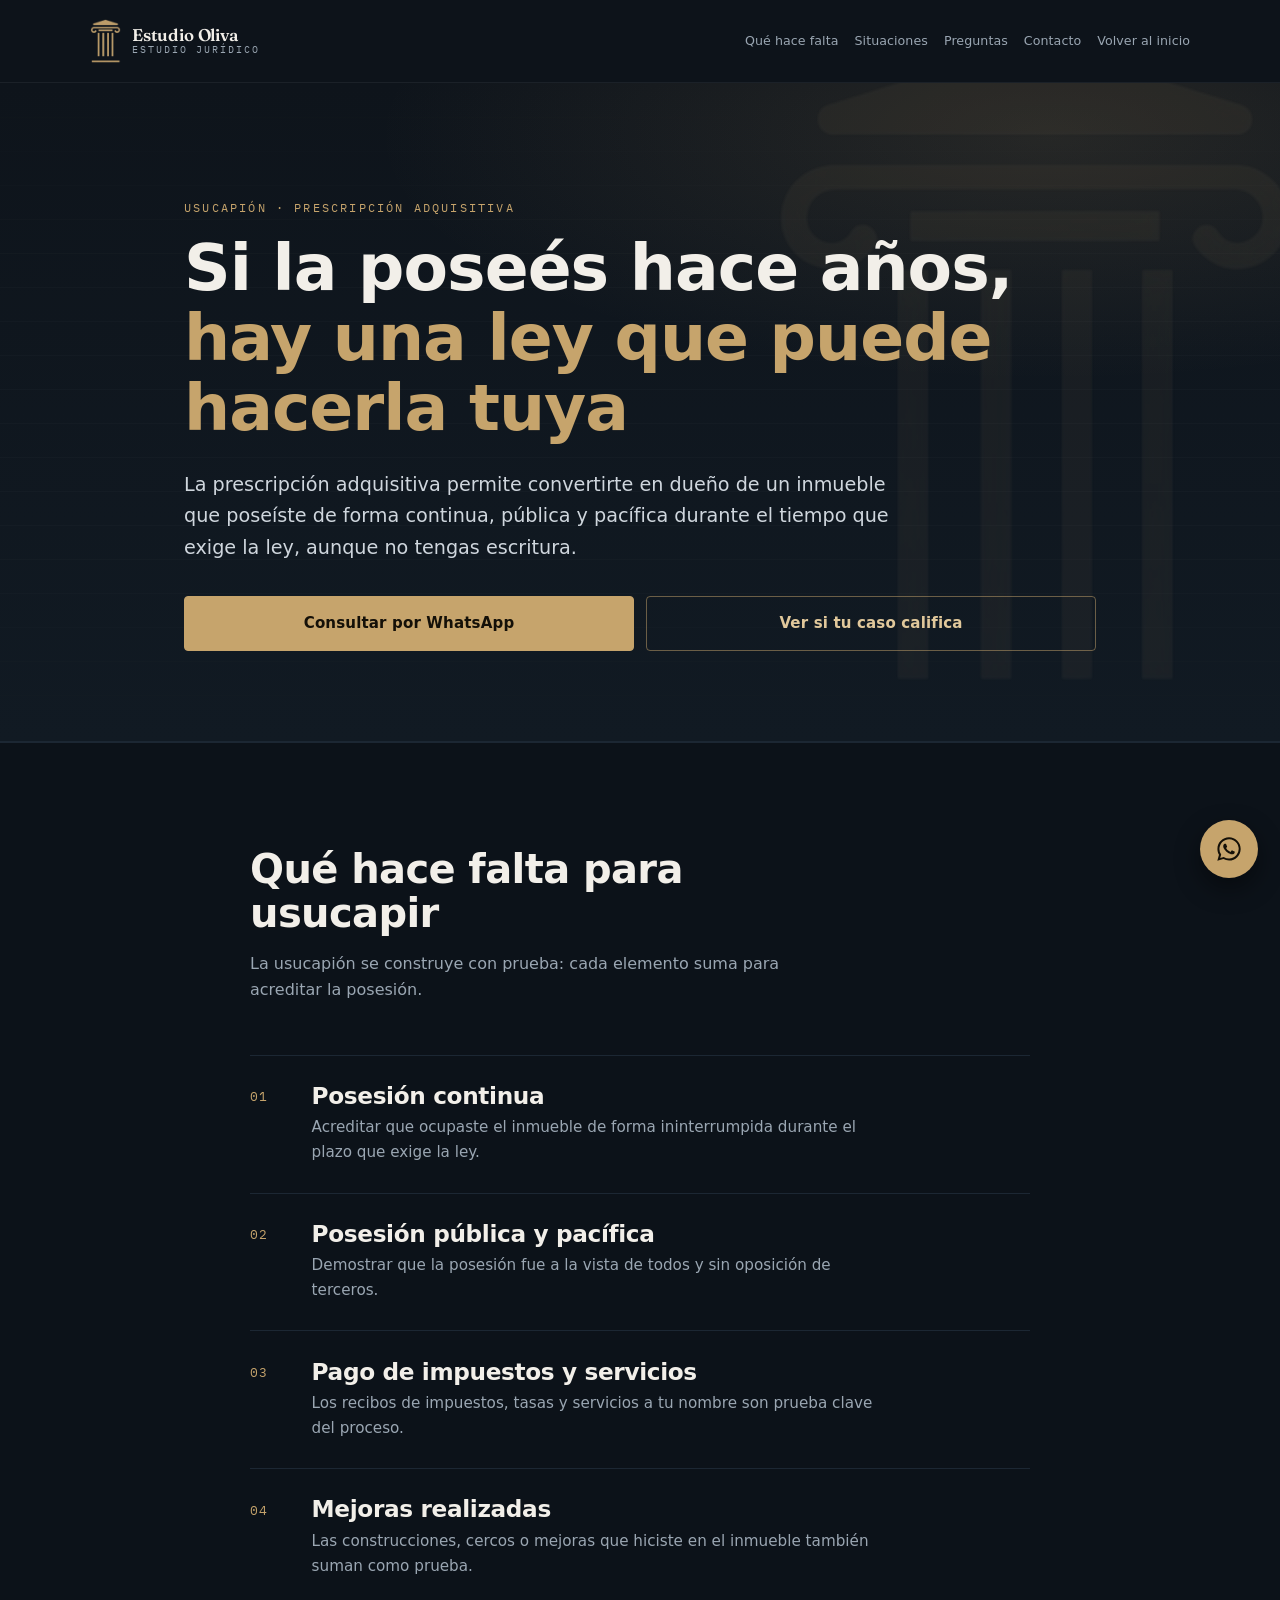
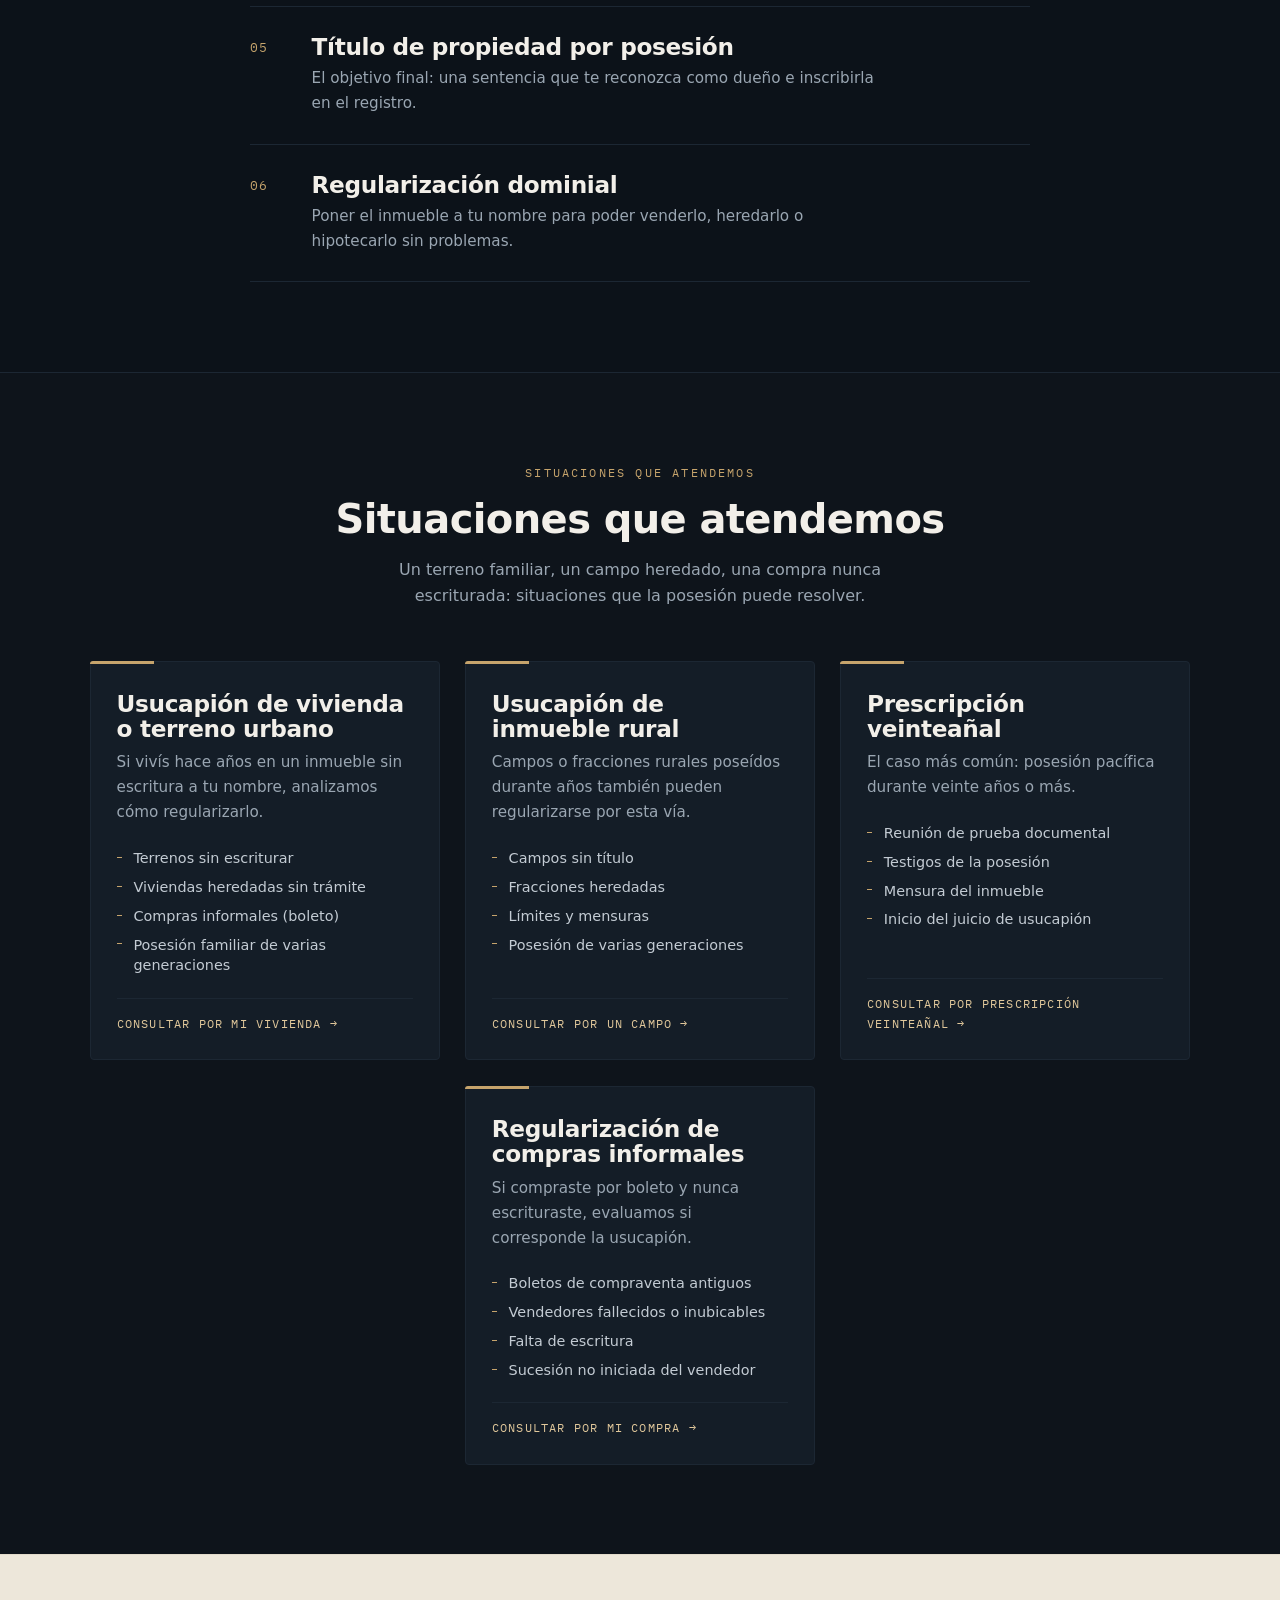
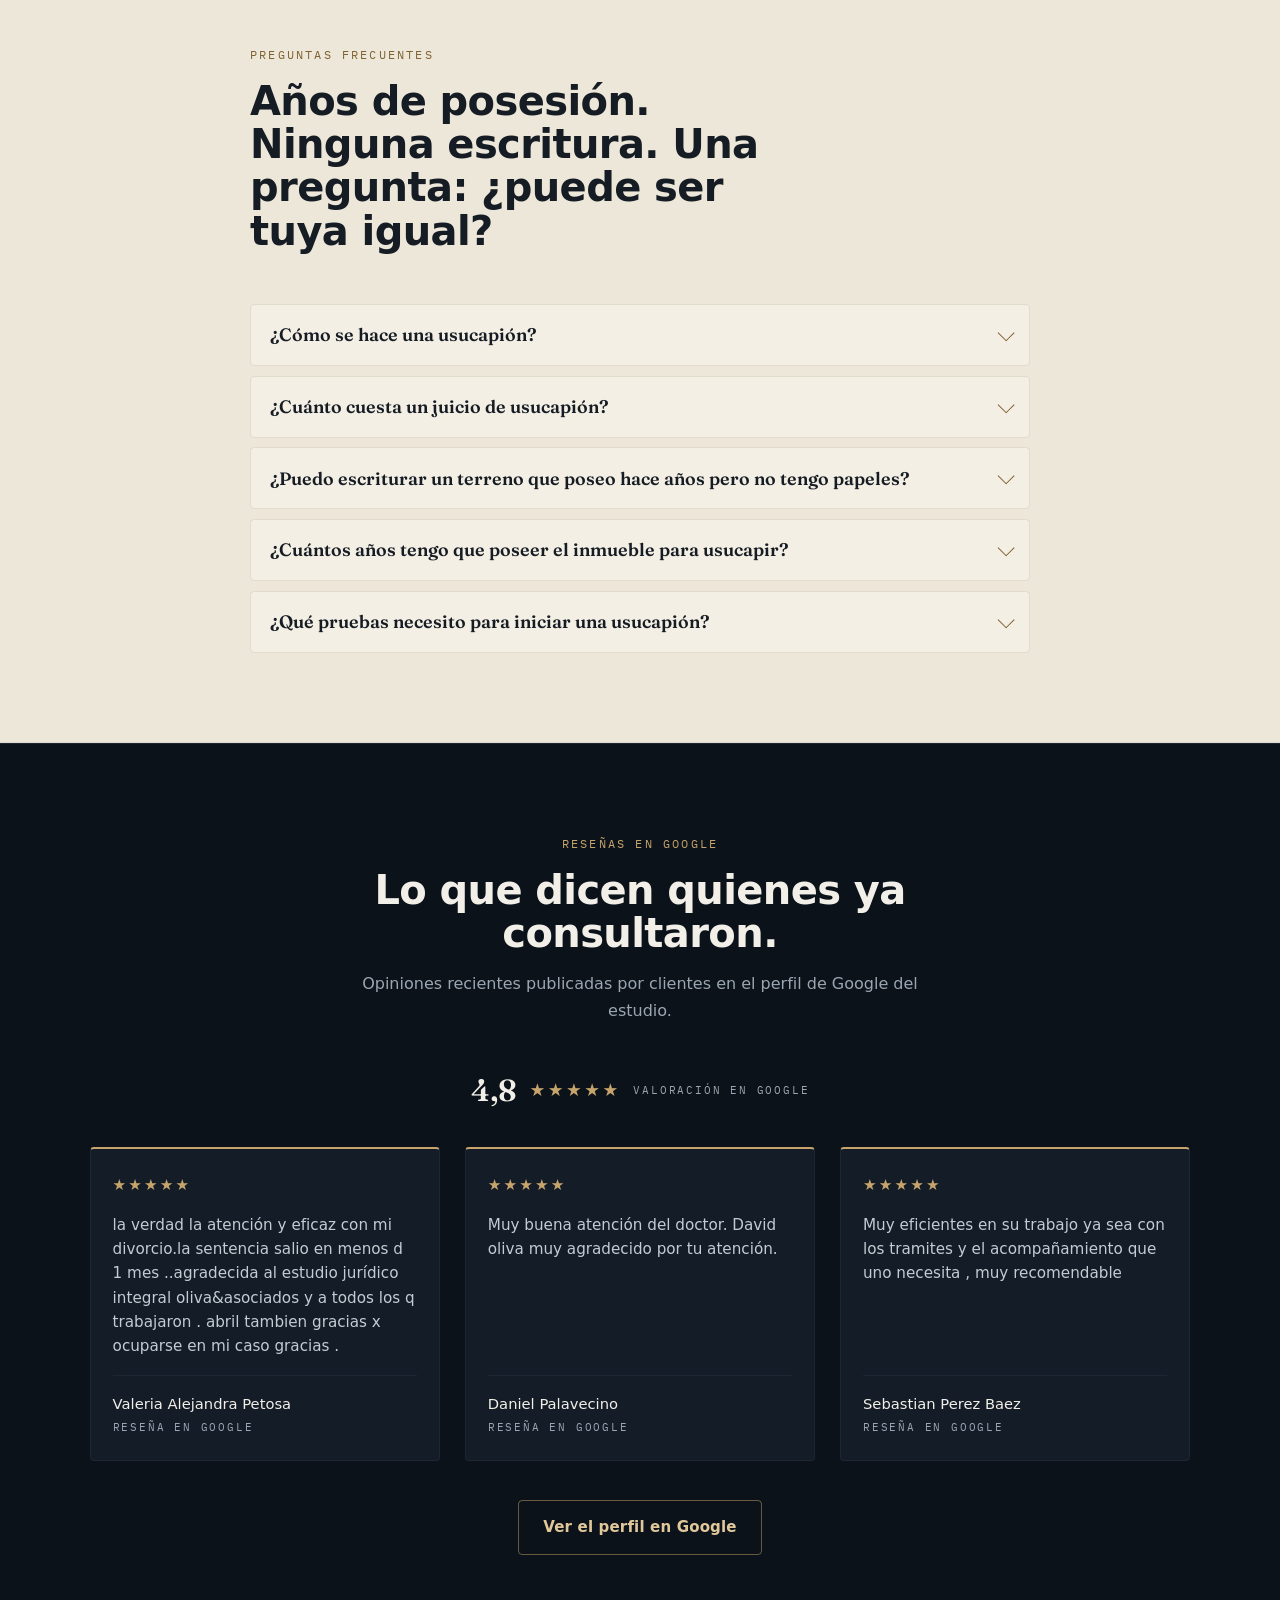
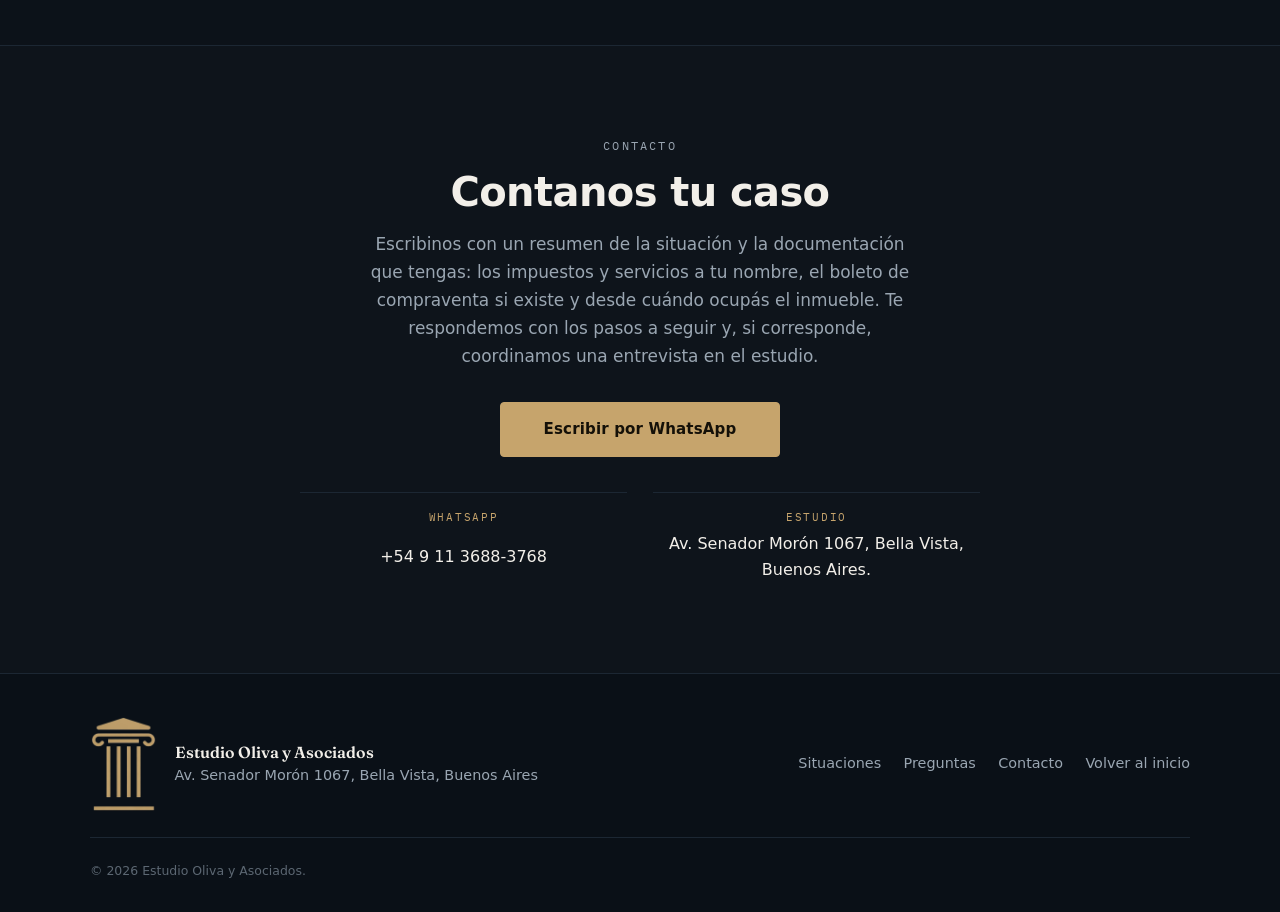
<file: usucapion.html>
<!DOCTYPE html>
<html lang="es-AR">
<head>

    <!-- Google tag (gtag.js) -->
<script async src="https://www.googletagmanager.com/gtag/js?id=AW-18413445755"></script>
<script>
  window.dataLayer = window.dataLayer || [];
  function gtag(){dataLayer.push(arguments);}
  gtag('js', new Date());

  gtag('config', 'AW-18413445755');
</script>

<!-- Event snippet for Envío de formulario para clientes potenciales conversion page -->
<script>
  gtag('event', 'conversion', {
      'send_to': 'AW-18413445755/u2l6COqr2fAcEPvEm8xE',
      'value': 1.0,
      'currency': 'ARS'
  });
</script>


<meta charset="utf-8">
<meta name="viewport" content="width=device-width, initial-scale=1">
<title>Estudio Oliva | Usucapión y prescripción adquisitiva</title>

<link rel="icon" href="imagenes/logo-marca.png">
<meta name="description" content="Abogado de usucapión y prescripción adquisitiva: cómo hacer una usucapión, poner a tu nombre un terreno, regularizar una propiedad sin escritura, escriturar un terreno poseído, usucapión de inmueble rural y prescripción veinteañal. CABA y Provincia de Buenos Aires.">
<meta name="theme-color" content="#0E141B">
<meta property="og:title" content="Usucapión y prescripción adquisitiva | Estudio Oliva y Asociados">
<meta property="og:description" content="Título de propiedad por posesión: regularización dominial, prescripción veinteañal, inmuebles rurales y compras por boleto sin escritura.">
<meta property="og:type" content="website">
<meta property="og:locale" content="es_AR">
<meta property="og:image" content="assets/og-imagen.jpg">
<meta name="twitter:card" content="summary_large_image">
<meta name="twitter:image" content="assets/og-imagen.jpg">

<link rel="apple-touch-icon" href="assets/apple-touch-icon.png">

<link rel="preconnect" href="https://fonts.googleapis.com">
<link rel="preconnect" href="https://fonts.gstatic.com" crossorigin>
<link href="https://fonts.googleapis.com/css2?family=Fraunces:opsz,wght@9..144,400;9..144,600;9..144,700&family=IBM+Plex+Mono:wght@400;500&family=Karla:wght@400;500;700&display=swap" rel="stylesheet">
<link rel="stylesheet" href="styles.css">


</head>

<body>

<a class="skip" href="#contenido">Ir al contenido</a>

<header class="head" id="head">
  <div class="wrap head-in">
    <a class="brand" href="index.html" aria-label="Estudio Oliva y Asociados — inicio">
      <img class="brand-mark" src="imagenes/logo-marca.png" alt="" width="284" height="407" decoding="async">
      <span class="brand-txt">
        <strong>Estudio Oliva</strong>
        <span>Estudio Jurídico</span>
      </span>
    </a>

    <button class="nav-toggle" id="navToggle" aria-expanded="false" aria-controls="nav">
      <span class="nav-toggle-bars" aria-hidden="true"><i></i><i></i><i></i></span>
      <span class="sr-only">Abrir menú</span>
    </button>

    <nav class="nav" id="nav" aria-label="Principal">
      <ul>
        <li><a href="#requisitos">Qué hace falta</a></li>
        <li><a href="#situaciones">Situaciones</a></li>
        <li><a href="#preguntas">Preguntas</a></li>
        <li><a href="#contacto">Contacto</a></li>
        <li><a href="index.html">Volver al inicio</a></li>
      </ul>
    </nav>
  </div>
</header>

<main id="contenido">

  <!-- HERO -->
  <section class="hero" id="inicio">
    <img class="hero-marca" src="imagenes/logo-marca.png" alt="" aria-hidden="true" decoding="async">
    <div class="wrap hero-in">
      <p class="eyebrow">Usucapión · Prescripción adquisitiva</p>
      <h1>Si la poseés hace años,<br><em>hay una ley que puede hacerla tuya</em></h1>
      <p class="lead">
        La prescripción adquisitiva permite convertirte en dueño de un inmueble que poseíste de forma continua, pública y pacífica durante el tiempo que exige la ley, aunque no tengas escritura.
      </p>
      <div class="hero-cta">
        <a class="btn btn-gold" href="https://wa.me/5491136883768?text=Hola%2C%20quisiera%20realizar%20una%20consulta%20sobre%20un%20tr%C3%A1mite%20de%20usucapi%C3%B3n." target="_blank" rel="noopener">Consultar por WhatsApp</a>
        <a class="btn btn-ghost" href="#requisitos">Ver si tu caso califica</a>
      </div>


    </div>
  </section>

  <!-- QUÉ HACE FALTA -->
  <section class="section reclamar" id="requisitos">
    <div class="wrap wrap-slim">
      <header class="section-head reveal">
        <p class="eyebrow"></p>
        <h2>Qué hace falta para usucapir</h2>
        <p class="section-sub">La usucapión se construye con prueba: cada elemento suma para acreditar la posesión.</p>
      </header>

      <div class="rubros-lista">
        <div class="fila-rubro reveal">
          <span class="fila-num">01</span>
          <div class="fila-cuerpo">
            <h3>Posesión continua</h3>
            <p>Acreditar que ocupaste el inmueble de forma ininterrumpida durante el plazo que exige la ley.</p>
          </div>
        </div>

        <div class="fila-rubro reveal">
          <span class="fila-num">02</span>
          <div class="fila-cuerpo">
            <h3>Posesión pública y pacífica</h3>
            <p>Demostrar que la posesión fue a la vista de todos y sin oposición de terceros.</p>
          </div>
        </div>

        <div class="fila-rubro reveal">
          <span class="fila-num">03</span>
          <div class="fila-cuerpo">
            <h3>Pago de impuestos y servicios</h3>
            <p>Los recibos de impuestos, tasas y servicios a tu nombre son prueba clave del proceso.</p>
          </div>
        </div>

        <div class="fila-rubro reveal">
          <span class="fila-num">04</span>
          <div class="fila-cuerpo">
            <h3>Mejoras realizadas</h3>
            <p>Las construcciones, cercos o mejoras que hiciste en el inmueble también suman como prueba.</p>
          </div>
        </div>

        <div class="fila-rubro reveal">
          <span class="fila-num">05</span>
          <div class="fila-cuerpo">
            <h3>Título de propiedad por posesión</h3>
            <p>El objetivo final: una sentencia que te reconozca como dueño e inscribirla en el registro.</p>
          </div>
        </div>

        <div class="fila-rubro reveal">
          <span class="fila-num">06</span>
          <div class="fila-cuerpo">
            <h3>Regularización dominial</h3>
            <p>Poner el inmueble a tu nombre para poder venderlo, heredarlo o hipotecarlo sin problemas.</p>
          </div>
        </div>

      </div>

    </div>
  </section>

  <!-- SITUACIONES -->
  <section class="section areas" id="situaciones">
    <div class="wrap">
      <header class="section-head centrado reveal">
        <p class="eyebrow">Situaciones que atendemos</p>
        <h2>Situaciones que atendemos</h2>
        <p class="section-sub">Un terreno familiar, un campo heredado, una compra nunca escriturada: situaciones que la posesión puede resolver.</p>
      </header>

      <div class="casos-grid">

        <article class="area reveal">
          <h3>Usucapión de vivienda o terreno urbano</h3>
          <p>Si vivís hace años en un inmueble sin escritura a tu nombre, analizamos cómo regularizarlo.</p>
          <ul>
            <li>Terrenos sin escriturar</li>
            <li>Viviendas heredadas sin trámite</li>
            <li>Compras informales (boleto)</li>
            <li>Posesión familiar de varias generaciones</li>
          </ul>
          <a class="area-link" href="#contacto">Consultar por mi vivienda</a>
        </article>

        <article class="area reveal">
          <h3>Usucapión de inmueble rural</h3>
          <p>Campos o fracciones rurales poseídos durante años también pueden regularizarse por esta vía.</p>
          <ul>
            <li>Campos sin título</li>
            <li>Fracciones heredadas</li>
            <li>Límites y mensuras</li>
            <li>Posesión de varias generaciones</li>
          </ul>
          <a class="area-link" href="#contacto">Consultar por un campo</a>
        </article>

        <article class="area reveal">
          <h3>Prescripción veinteañal</h3>
          <p>El caso más común: posesión pacífica durante veinte años o más.</p>
          <ul>
            <li>Reunión de prueba documental</li>
            <li>Testigos de la posesión</li>
            <li>Mensura del inmueble</li>
            <li>Inicio del juicio de usucapión</li>
          </ul>
          <a class="area-link" href="#contacto">Consultar por prescripción veinteañal</a>
        </article>

        <article class="area reveal">
          <h3>Regularización de compras informales</h3>
          <p>Si compraste por boleto y nunca escrituraste, evaluamos si corresponde la usucapión.</p>
          <ul>
            <li>Boletos de compraventa antiguos</li>
            <li>Vendedores fallecidos o inubicables</li>
            <li>Falta de escritura</li>
            <li>Sucesión no iniciada del vendedor</li>
          </ul>
          <a class="area-link" href="#contacto">Consultar por mi compra</a>
        </article>

      </div>
    </div>
  </section>

  <!-- PREGUNTAS -->
  <section class="section faq faq-claro" id="preguntas">
    <div class="wrap wrap-slim">
      <header class="section-head reveal">
        <p class="eyebrow">Preguntas frecuentes</p>
        <h2>Años de posesión. Ninguna escritura. Una pregunta: ¿puede ser tuya igual?</h2>
      </header>

      <div class="acordeon" id="acordeon">
        <div class="item">
          <button class="item-q" aria-expanded="false">
            <span>¿Cómo se hace una usucapión?</span>
            <i class="chev" aria-hidden="true"></i>
          </button>
          <div class="item-a"><p>Se reúne la prueba de la posesión (impuestos, testigos, mensura) y se inicia el juicio correspondiente.</p></div>
        </div>

        <div class="item">
          <button class="item-q" aria-expanded="false">
            <span>¿Cuánto cuesta un juicio de usucapión?</span>
            <i class="chev" aria-hidden="true"></i>
          </button>
          <div class="item-a"><p>Depende del inmueble y de la prueba disponible. Te lo explicamos en la consulta inicial.</p></div>
        </div>

        <div class="item">
          <button class="item-q" aria-expanded="false">
            <span>¿Puedo escriturar un terreno que poseo hace años pero no tengo papeles?</span>
            <i class="chev" aria-hidden="true"></i>
          </button>
          <div class="item-a"><p>Si se cumplen los requisitos de la posesión, sí, a través del juicio de usucapión.</p></div>
        </div>

        <div class="item">
          <button class="item-q" aria-expanded="false">
            <span>¿Cuántos años tengo que poseer el inmueble para usucapir?</span>
            <i class="chev" aria-hidden="true"></i>
          </button>
          <div class="item-a"><p>En general se exige la posesión durante veinte años (prescripción veinteañal), aunque hay plazos menores en ciertos casos.</p></div>
        </div>

        <div class="item">
          <button class="item-q" aria-expanded="false">
            <span>¿Qué pruebas necesito para iniciar una usucapión?</span>
            <i class="chev" aria-hidden="true"></i>
          </button>
          <div class="item-a"><p>Recibos de impuestos y servicios a tu nombre, testigos, mensura del inmueble y todo lo que acredite una ocupación continua.</p></div>
        </div>

      </div>
    </div>
  </section>

  <!-- RESEÑAS DE GOOGLE -->
  <section class="section resenas" id="resenas">
    <div class="wrap">
      <header class="section-head centrado reveal">
        <p class="eyebrow">Reseñas en Google</p>
        <h2>Lo que dicen quienes ya consultaron.</h2>
        <p class="section-sub">Opiniones recientes publicadas por clientes en el perfil de Google del estudio.</p>
      </header>

      <div class="resenas-resumen reveal">
        <span class="resenas-nota">4,8</span>
        <span class="resenas-estrellas" aria-hidden="true">&#9733;&#9733;&#9733;&#9733;&#9733;</span>
        <span class="resenas-cant">Valoración en Google</span>
      </div>

      <div class="resenas-grid">

        <article class="resena reveal">
          <span class="resena-estrellas" aria-hidden="true">&#9733;&#9733;&#9733;&#9733;&#9733;</span>
          <p class="resena-txt">la verdad  la atención y eficaz con mi divorcio.la sentencia salio en menos d 1 mes ..agradecida al estudio jurídico integral oliva&asociados  y a todos los q trabajaron . abril tambien  gracias x  ocuparse en mi caso gracias .</p>
          <p class="resena-autor">Valeria Alejandra Petosa<span>Reseña en Google</span></p>
        </article>

        <article class="resena reveal">
          <span class="resena-estrellas" aria-hidden="true">&#9733;&#9733;&#9733;&#9733;&#9733;</span>
          <p class="resena-txt">Muy buena atención del doctor. David oliva muy agradecido por tu atención.</p>
          <p class="resena-autor">Daniel Palavecino<span>Reseña en Google</span></p>
        </article>

        <article class="resena reveal">
          <span class="resena-estrellas" aria-hidden="true">&#9733;&#9733;&#9733;&#9733;&#9733;</span>
          <p class="resena-txt">Muy eficientes en su trabajo ya sea con los tramites y el acompañamiento que uno necesita , muy recomendable</p>
          <p class="resena-autor">Sebastian Perez Baez<span>Reseña en Google</span></p>
        </article>

      </div>

      <div class="resenas-cta reveal">
        <a class="btn btn-ghost" href="https://maps.app.goo.gl/gU8ZtzwFNYmXDz7JA" target="_blank" rel="noopener">Ver el perfil en Google</a>
      </div>
    </div>
  </section>

  <!-- CONTACTO -->
  <section class="section contacto" id="contacto">
    <div class="wrap contacto-in">
      <div class="contacto-txt reveal">
        <p class="eyebrow">Contacto</p>
        <h2>Contanos tu caso</h2>
        <p>Escribinos con un resumen de la situación y la documentación que tengas: los impuestos y servicios a tu nombre, el boleto de compraventa si existe y desde cuándo ocupás el inmueble. Te respondemos con los pasos a seguir y, si corresponde, coordinamos una entrevista en el estudio.</p>

        <a class="btn btn-gold contacto-btn" href="https://wa.me/5491136883768?text=Hola%2C%20quisiera%20realizar%20una%20consulta%20sobre%20un%20tr%C3%A1mite%20de%20usucapi%C3%B3n." target="_blank" rel="noopener">Escribir por WhatsApp</a>

        <ul class="contacto-datos">
          <li>
            <span>WhatsApp</span>
            <a href="https://wa.me/5491136883768" target="_blank" rel="noopener">+54 9 11 3688-3768</a>
          </li>

          <li>
            <span>Estudio</span>
            <a href="https://maps.app.goo.gl/gU8ZtzwFNYmXDz7JA" target="_blank" rel="noopener">Av. Senador Morón 1067, Bella Vista, Buenos Aires.</a>
          </li>
        </ul>
      </div>

    </div>
  </section>
</main>

<footer class="pie">
  <div class="wrap pie-in">
    <div class="pie-brand">
      <img class="pie-logo" src="imagenes/logo-marca.png" alt="Estudio Jurídico David Oliva" width="614" height="678" decoding="async">
      <p><strong>Estudio Oliva y Asociados</strong><br>Av. Senador Morón 1067, Bella Vista, Buenos Aires&nbsp;&nbsp;</p>
    </div>
    <nav class="pie-nav" aria-label="Pie de página">
      <a href="#situaciones">Situaciones</a>
      <a href="#preguntas">Preguntas</a>
      <a href="#contacto">Contacto</a>
      <a href="index.html">Volver al inicio</a>

    </nav>
    <p class="pie-legal">© <span id="anio">2026</span> Estudio  Oliva y Asociados.</p>
  </div>
</footer>

<a  class="wsp" href="https://wa.me/5491136883768?text=Hola%2C%20quisiera%20realizar%20una%20consulta%20sobre%20un%20tr%C3%A1mite%20de%20usucapi%C3%B3n." target="_blank" rel="noopener" aria-label="Escribir por WhatsApp">
  <svg viewBox="0 0 24 24" aria-hidden="true" focusable="false">
    <path d="M12.04 2c-5.5 0-9.96 4.46-9.96 9.96 0 1.76.46 3.48 1.34 5L2 22l5.16-1.35a9.9 9.9 0 0 0 4.88 1.28h.01c5.5 0 9.96-4.46 9.96-9.96S17.54 2 12.04 2Zm0 18.2h-.01a8.2 8.2 0 0 1-4.19-1.15l-.3-.18-3.06.8.82-2.99-.2-.31a8.24 8.24 0 1 1 6.94 3.83Zm4.52-6.16c-.25-.12-1.47-.72-1.69-.81-.23-.08-.39-.12-.56.13-.16.24-.64.8-.78.97-.14.16-.29.18-.54.06-.25-.12-1.05-.39-1.99-1.23-.74-.66-1.23-1.47-1.38-1.72-.14-.25-.01-.38.11-.5.11-.11.25-.29.37-.43.12-.15.16-.25.25-.41.08-.17.04-.31-.02-.43-.06-.12-.56-1.34-.76-1.84-.2-.48-.4-.42-.56-.43h-.48c-.16 0-.43.06-.65.31-.22.25-.85.83-.85 2.03s.87 2.35.99 2.51c.12.16 1.71 2.61 4.14 3.66.58.25 1.03.4 1.38.51.58.19 1.11.16 1.53.1.47-.07 1.47-.6 1.68-1.18.21-.58.21-1.07.14-1.18-.06-.11-.22-.17-.47-.29Z"/>
  </svg>
</a>

<script src="script.js" defer></script>
</body>
</html>
</file>
<file: styles.css>
/* =========================================================
    Estudio David Oliva y Asociados — hoja de estilos
    Orden: 1 tokens · 2 base · 3 utilidades · 4 header
          5 hero · 6 áreas · 7 proceso · 8 estudio
          9 preguntas · 10 contacto · 11 pie · 12 animación
   ========================================================= */

/* ---------- 1. TOKENS ---------- */
:root{
  --ink:#0E141B;          /* fondo principal */
  --ink-2:#141D27;        /* superficie elevada */
  --ink-3:#1C2733;        /* bordes / separadores */
  --bone:#EDE7DA;         /* secciones claras */
  --bone-2:#E2DACA;
  --gold:#C6A46C;         /* acento de marca */
  --gold-soft:#E1C89B;
  --txt:#F2EFE9;          /* texto sobre oscuro */
  --txt-mute:#9AA6B2;     /* texto secundario sobre oscuro */
  --txt-dark:#161C24;     /* texto sobre claro */
  --txt-dark-mute:#5A6470;

  --display:"Fraunces", Georgia, "Times New Roman", serif;
  --body: "Manrope", system-ui, -apple-system, "Segoe UI", sans-serif;
  --mono:"IBM Plex Mono", ui-monospace, "Courier New", monospace;

  --wrap:1180px;
  --pad:clamp(1.15rem, 4vw, 2.5rem);
  --gap:clamp(1rem, 2.4vw, 1.6rem);
  --r:4px;                /* radio: casi recto, como una carátula */
  --head-h:74px;
  --ease:cubic-bezier(.22,.61,.36,1);
}

/* ---------- 2. BASE ---------- */
*,*::before,*::after{box-sizing:border-box}
html{scroll-behavior:smooth}
body{
  margin:0;
  background:var(--ink);
  color:var(--txt);
  font-family:var(--body);
  font-size:clamp(1rem,.96rem + .2vw,1.06rem);
  line-height:1.65;
  -webkit-font-smoothing:antialiased;
  overflow-x:hidden;
}
body.nav-abierto{overflow:hidden}
img{max-width:100%;display:block}
a{color:inherit;text-decoration:none}
h1,h2,h3{font-family:Cormorant Garamond(var(--display));font-weight:600;line-height:1.08;margin:0;letter-spacing:-.015em}
h1{font-size:clamp(2.15rem,1.35rem + 3.6vw,4.05rem)}
h2{font-size:clamp(1.6rem,1.15rem + 1.9vw,2.5rem)}
h3{font-size:clamp(1.18rem,1.05rem + .55vw,1.45rem)}
p{margin:0 0 1rem}
ul,ol{margin:0;padding:0;list-style:none}
button,input,select,textarea{font:inherit;color:inherit}
::selection{background:var(--gold);color:var(--ink)}
:focus-visible{outline:2px solid var(--gold-soft);outline-offset:3px;border-radius:2px}

.sr-only{position:absolute;width:1px;height:1px;padding:0;margin:-1px;overflow:hidden;clip:rect(0 0 0 0);white-space:nowrap;border:0}
.skip{position:absolute;left:-9999px;top:0;z-index:200;background:var(--gold);color:var(--ink);padding:.7rem 1.1rem;font-weight:700}
.skip:focus{left:.6rem;top:.6rem}

/* ---------- 3. UTILIDADES ---------- */
.wrap{width:100%;max-width:var(--wrap);margin-inline:auto;padding-inline:var(--pad)}
.wrap-slim{max-width:860px}

section[id]{scroll-margin-top:calc(var(--head-h) + 14px)}
.section{padding-block:clamp(3.6rem,7vw,6.5rem)}
.section-head{max-width:52ch;margin-bottom:clamp(2rem,4vw,3.2rem)}

.eyebrow{
  font-family:var(--mono);
  font-size:.72rem;
  letter-spacing:.19em;
  text-transform:uppercase;
  color:var(--gold);
  margin:0 0 1rem;
}

.btn{
  display:inline-flex;align-items:center;justify-content:center;
  gap:.5rem;
  padding:.9rem 1.55rem;
  border:1px solid transparent;
  border-radius:var(--r);
  font-weight:700;
  font-size:.94rem;
  letter-spacing:.01em;
  cursor:pointer;
  text-align:center;
  transition:background .25s var(--ease), color .25s var(--ease), border-color .25s var(--ease), transform .18s var(--ease);
}
.btn-gold{background:var(--gold);color:#141008;border-color:var(--gold)}
.btn-gold:hover{background:var(--gold-soft);border-color:var(--gold-soft);transform:translateY(-1px)}
.btn-ghost{border-color:rgba(198,164,108,.5);color:var(--gold-soft);background:transparent}
.btn-ghost:hover{border-color:var(--gold);background:rgba(198,164,108,.09);transform:translateY(-1px)}

/* ---------- 4. HEADER ---------- */
.head{
  position:sticky;top:0;z-index:100;
  background:rgba(14,20,27,.82);
  backdrop-filter:blur(12px);
  -webkit-backdrop-filter:blur(12px);
  border-bottom:1px solid rgba(255,255,255,.06);
  transition:background .3s var(--ease), border-color .3s var(--ease);
}
.head.compacta{background:rgba(14,20,27,.97);border-bottom-color:rgba(198,164,108,.22)}
.head-in{display:flex;align-items:center;justify-content:space-between;min-height:var(--head-h);gap:1rem}

.brand{display:flex;align-items:center;gap:.7rem}
.brand-mark{
  width:auto;height:38px;flex:0 0 auto;
  display:block;
}
.brand-txt{display:flex;flex-direction:column;line-height:1.1}
.brand-txt strong{font-family:var(--display);font-size:1.06rem;font-weight:600;letter-spacing:-.01em}
.brand-txt span{font-family:var(--mono);font-size:.62rem;letter-spacing:.2em;text-transform:uppercase;color:var(--txt-mute)}

.nav-toggle{
  display:grid;place-items:center;
  width:44px;height:44px;
  background:transparent;border:1px solid var(--ink-3);border-radius:var(--r);
  cursor:pointer;
}
.nav-toggle-bars{display:grid;gap:5px;width:19px}
.nav-toggle-bars i{display:block;height:1.5px;background:var(--txt);transition:transform .28s var(--ease),opacity .2s var(--ease)}
.nav-toggle[aria-expanded="true"] i:nth-child(1){transform:translateY(6.5px) rotate(45deg)}
.nav-toggle[aria-expanded="true"] i:nth-child(2){opacity:0}
.nav-toggle[aria-expanded="true"] i:nth-child(3){transform:translateY(-6.5px) rotate(-45deg)}

.nav{
  position:fixed;inset:var(--head-h) 0 auto 0;
  background:var(--ink-2);
  border-bottom:1px solid var(--ink-3);
  padding:1.4rem var(--pad) 2rem;
  display:grid;gap:.4rem;
  transform:translateY(-14px);
  opacity:0;visibility:hidden;
  transition:opacity .25s var(--ease),transform .25s var(--ease),visibility .25s;
  max-height:calc(100dvh - var(--head-h));
  overflow:auto;
}
.nav.abierto{opacity:1;visibility:visible;transform:none}
.nav ul{display:grid;gap:.15rem}
.nav a{
  display:block;padding:.75rem 0;
  border-bottom:1px solid rgba(255,255,255,.06);
  font-size:1.02rem;
  color:var(--txt);
  transition:color .2s var(--ease)
}
.nav a:hover,.nav a.activo{color:var(--gold)}
.nav-cta{margin-top:1rem;border-bottom:0}
.nav .nav-cta{color:#141008}

/* ---------- 5. HERO ---------- */
.hero{
  position:relative;
  padding-block:clamp(3.4rem,9vw,7.5rem) clamp(3.2rem,7vw,6rem);
  border-bottom:1px solid var(--ink-3);
  background:
    radial-gradient(85% 60% at 82% 8%, rgba(198,164,108,.13), transparent 62%),
    linear-gradient(180deg,#0E141B 0%, #111A23 100%);
  overflow:hidden;
}
/* renglones tenues, como papel de oficio */
.hero::after{
  content:"";position:absolute;inset:0;pointer-events:none;
  background-image:repeating-linear-gradient(180deg, rgba(255,255,255,.035) 0 1px, transparent 1px 34px);
  opacity:.55;
  mask-image:linear-gradient(180deg,transparent,#000 30%,#000 70%,transparent);
  -webkit-mask-image:linear-gradient(180deg,transparent,#000 30%,#000 70%,transparent);
}
.hero-in{position:relative;z-index:1;max-width:62rem}

/* isotipo como marca de agua, solo en pantallas anchas */
.hero-marca{
  position:absolute;
  right:-2%;top:50%;
  transform:translateY(-50%);
  height:118%;width:auto;
  opacity:.06;
  z-index:0;
  pointer-events:none;
  display:none;
}
.hero h1 em{font-style:normal;color:var(--gold);}
.hero .lead{
  max-width:60ch;margin-top:1.6rem;
  font-size:clamp(1.02rem,.97rem + .35vw,1.2rem);
  color:#CFD6DD;
}
.hero-cta{display:flex;flex-wrap:wrap;gap:.75rem;margin-top:2rem}
.hero-cta .btn{flex:1 1 220px}

.hero-facts{
  display:grid;gap:1px;
  margin-top:clamp(2.6rem,5vw,3.8rem);
  background:var(--ink-3);
  border:1px solid var(--ink-3);
  border-radius:var(--r);
  overflow:hidden;
}
.hero-facts li{
  background:rgba(14,20,27,.7);
  padding:1.05rem 1.2rem;
  font-size:.9rem;
  color:var(--txt-mute);
}
.hero-facts span{
  display:block;
  font-family:var(--mono);
  font-size:.7rem;letter-spacing:.16em;text-transform:uppercase;
  color:var(--gold);margin-bottom:.3rem;
}

/* ---------- 6. ÁREAS ---------- */
.areas{background:var(--ink)}
.areas-grid{display:grid;gap:var(--gap)}

.area{
  position:relative;
  background:var(--ink-2);
  border:1px solid var(--ink-3);
  border-radius:var(--r);
  padding:1.5rem 1.35rem 1.4rem;
  display:flex;flex-direction:column;
  transition:border-color .3s var(--ease), transform .3s var(--ease), background .3s var(--ease);
}
.area::before{
  content:"";position:absolute;left:-1px;top:-1px;
  width:64px;height:3px;background:var(--gold);
  border-radius:var(--r) 0 0 0;
  transition:width .35s var(--ease);
}
.area:hover{border-color:rgba(198,164,108,.42);transform:translateY(-3px);background:#16212C}
.area:hover::before{width:128px}
.area-tab{
  font-family:var(--mono);
  font-size:.67rem;letter-spacing:.17em;text-transform:uppercase;
  color:var(--gold);
  margin:0 0 .85rem;
}
.area h3{margin-bottom:.6rem}
.area>p{color:var(--txt-mute);font-size:.95rem}
.area ul{margin:.4rem 0 1.35rem;display:grid;gap:.5rem}
.area li{
  position:relative;padding-left:1.05rem;
  font-size:.9rem;color:#C3CBD3;line-height:1.45;
}
.area li::before{
  content:"";position:absolute;left:0;top:.62em;
  width:5px;height:1px;background:var(--gold);
}
.area-link{
  margin-top:auto;
  font-family:var(--mono);font-size:.75rem;letter-spacing:.1em;text-transform:uppercase;
  color:var(--gold-soft);
  border-top:1px solid var(--ink-3);
  padding-top:.95rem;
  transition:color .2s var(--ease)
}
.area-link::after{content:" →"}
.area-link:hover{color:var(--gold)}

/* ---------- 7. PROCESO ---------- */
.proceso{background:var(--bone);color:var(--txt-dark)}
.proceso .eyebrow{color:#806131}
.pasos{display:grid;gap:1px;background:var(--bone-2);border:1px solid var(--bone-2);border-radius:var(--r);overflow:hidden}
.paso{background:var(--bone);padding:1.6rem 1.35rem}
.paso-num{
  display:block;
  font-family:var(--mono);font-size:.78rem;letter-spacing:.14em;
  color:#806131;margin-bottom:.85rem;
}
.paso h3{margin-bottom:.5rem;color:var(--txt-dark)}
.paso p{margin:0;color:var(--txt-dark-mute);font-size:.94rem}

/* ---------- 8. ESTUDIO ---------- */
.estudio{background:var(--ink)}
.estudio-in{display:grid;gap:clamp(1.8rem,4vw,3rem)}
.estudio-txt p{color:var(--txt-mute);max-width:58ch}
.estudio-txt h2{margin-bottom:1.2rem}
.estudio-txt .btn{margin-top:.6rem}

.ficha{
  background:var(--ink-2);
  border:1px solid var(--ink-3);
  border-top:2px solid var(--gold);
  border-radius:var(--r);
  padding:1.5rem 1.35rem;
  align-self:start;
}
.ficha-tab{
  font-family:var(--mono);font-size:.67rem;letter-spacing:.17em;text-transform:uppercase;
  color:var(--gold);margin:0 0 1.1rem;
}
.ficha dl{margin:0;display:grid;gap:.95rem}
.ficha div{display:grid;gap:.15rem;padding-bottom:.95rem;border-bottom:1px solid rgba(255,255,255,.06)}
.ficha div:last-child{padding-bottom:0;border-bottom:0}
.ficha dt{font-family:var(--mono);font-size:.68rem;letter-spacing:.14em;text-transform:uppercase;color:var(--txt-mute)}
.ficha dd{margin:0;font-size:.96rem}
.ficha a{color:var(--gold-soft);border-bottom:1px solid rgba(225,200,155,.3)}
.ficha a:hover{color:var(--gold)}

/* ---------- 9. PREGUNTAS ---------- */
.faq{background:#0C1219;border-block:1px solid var(--ink-3)}
.acordeon{display:grid;gap:.6rem}
.item{background:var(--ink-2);border:1px solid var(--ink-3);border-radius:var(--r);overflow:hidden}
.item.abierto{border-color:rgba(198,164,108,.4)}
.item-q{
  width:100%;display:flex;align-items:center;justify-content:space-between;gap:1rem;
  background:transparent;border:0;cursor:pointer;
  padding:1.15rem 1.2rem;
  text-align:left;
  font-family:var(--display);
  font-size:clamp(1rem,.97rem + .25vw,1.12rem);
  font-weight:600;line-height:1.3;
  color:var(--txt);
  transition:color .2s var(--ease)
}
.item-q:hover{color:var(--gold-soft)}
.chev{
  flex:0 0 12px;width:12px;height:12px;
  border-right:1.5px solid var(--gold);
  border-bottom:1.5px solid var(--gold);
  transform:rotate(45deg) translateY(-3px);
  transition:transform .3s var(--ease);
}
.item.abierto .chev{transform:rotate(-135deg) translateY(-3px)}
.item-a{max-height:0;overflow:hidden;transition:max-height .35s var(--ease)}
.item-a p{margin:0;padding:0 1.2rem 1.3rem;color:var(--txt-mute);font-size:.95rem}

/* ---------- 10. CONTACTO ---------- */
.contacto{background:var(--ink)}
.contacto-in{display:grid;gap:clamp(1.8rem,4vw,3rem)}
.contacto-txt{text-align:center;max-width:680px;margin-inline:auto}
.contacto-txt p{color:var(--txt-mute);max-width:52ch;margin-inline:auto}
.contacto-txt h2{margin-bottom:1.1rem}
.contacto-btn{margin-top:.9rem;min-width:min(100%,280px)}
.contacto-datos{display:grid;gap:1rem;margin-top:2.2rem}
.contacto-datos li{display:grid;gap:.2rem;padding-top:1rem;border-top:1px solid var(--ink-3)}
.contacto-datos span{font-family:var(--mono);font-size:.68rem;letter-spacing:.16em;text-transform:uppercase;color:var(--gold)}
.contacto-datos a{font-size:1rem;color:var(--txt);transition:color .2s var(--ease)}
.contacto-datos a:hover{color:var(--gold-soft)}

.form{
  background:var(--ink-2);
  border:1px solid var(--ink-3);
  border-top:2px solid var(--gold);
  border-radius:var(--r);
  padding:clamp(1.3rem,3vw,1.9rem);
  display:grid;gap:1rem;
}
.form-tab{
  font-family:var(--mono);font-size:.67rem;letter-spacing:.17em;text-transform:uppercase;
  color:var(--gold);margin:0;
}
.campo{display:grid;gap:.4rem}
.campo-fila{display:grid;gap:1rem}
.campo label{font-size:.85rem;color:var(--txt-mute)}
.campo .opt{color:#69737E}
.campo input,.campo select,.campo textarea{
  width:100%;
  background:#0F1720;
  border:1px solid var(--ink-3);
  border-radius:var(--r);
  padding:.8rem .85rem;
  font-size:.97rem;
  transition:border-color .2s var(--ease), background .2s var(--ease);
}
.campo textarea{resize:vertical;min-height:110px}
.campo input:focus,.campo select:focus,.campo textarea:focus{border-color:var(--gold);background:#111A24;outline:none}
.campo input.error,.campo select.error,.campo textarea.error{border-color:#C4564A}
.campo select{appearance:none;-webkit-appearance:none;
  background-image:linear-gradient(45deg,transparent 50%,var(--gold) 50%),linear-gradient(135deg,var(--gold) 50%,transparent 50%);
  background-position:calc(100% - 18px) 55%, calc(100% - 12px) 55%;
  background-size:6px 6px,6px 6px;background-repeat:no-repeat;
  padding-right:2.4rem;
}
.campo select option{background:#0F1720;color:var(--txt)}
.form-error{margin:0;color:#E58A7F;font-size:.87rem}
.form-acciones{display:grid;gap:.65rem;margin-top:.3rem}
.form-nota{margin:0;font-size:.78rem;color:#69737E;line-height:1.5}

/* ---------- 11. PIE ---------- */
.pie{background:#0A1017;border-top:1px solid var(--ink-3);padding-block:2.6rem 2rem}
.pie-in{display:grid;gap:1.6rem}
.pie-brand{display:flex;align-items:center;gap:1.1rem}
.pie-logo{width:auto;height:78px;flex:0 0 auto}
.pie-brand p{margin:0;font-size:.9rem;color:var(--txt-mute);line-height:1.5}
.pie-brand strong{color:var(--txt);font-family:var(--display);font-weight:600;font-size:1rem}
.pie-nav{display:flex;flex-wrap:wrap;gap:.6rem 1.4rem}
.pie-nav a{font-size:.9rem;color:var(--txt-mute);transition:color .2s var(--ease)}
.pie-nav a:hover{color:var(--gold)}
.pie-legal{margin:0;font-size:.78rem;color:#5C6772;border-top:1px solid var(--ink-3);padding-top:1.4rem;line-height:1.6}

/* botón flotante WhatsApp */
.wsp{
  position:fixed;right:1rem;bottom:1rem;z-index:90;
  width:54px;height:54px;
  display:grid;place-items:center;
  background:var(--gold);color:#141008;
  border-radius:50%;
  box-shadow:0 10px 26px rgba(0,0,0,.45);
  transition:transform .25s var(--ease),background .25s var(--ease);
}
.wsp svg{width:28px;height:28px;fill:currentColor}
.wsp:hover{background:var(--gold-soft);transform:translateY(-2px) scale(1.04)}

/* ---------- 12. ANIMACIÓN ---------- */
.reveal{opacity:0;transform:translateY(16px)}
.reveal.visible{opacity:1;transform:none;transition:opacity .6s var(--ease),transform .6s var(--ease)}

/* =========================================================
   RESPONSIVE
   ========================================================= */

@media (min-width:560px){
  .hero-facts{grid-template-columns:repeat(3,1fr)}
  .campo-fila{grid-template-columns:1fr 1fr}
  .form-acciones{grid-template-columns:auto auto;justify-content:start}
  .wsp{width:58px;height:58px;right:1.4rem;bottom:1.4rem}
}

@media (min-width:760px){
  .areas-grid{grid-template-columns:repeat(6,1fr)}
  .area{grid-column:span 3;padding:1.8rem 1.6rem 1.6rem}
  .pasos{grid-template-columns:repeat(2,1fr)}
  .paso{padding:1.9rem 1.7rem}
  .contacto-datos{grid-template-columns:repeat(2,1fr);gap:1.6rem}
  .pie-in{grid-template-columns:1fr auto;align-items:center}
  .pie-legal{grid-column:1/-1}
}

@media (min-width:960px){
  :root{--head-h:82px}
  .nav-toggle{display:none}
  .hero-marca{display:block}
  .brand-mark{height:44px}
  .pie-logo{height:96px}
  .nav{
    position:static;
    display:flex;align-items:center;gap:1.9rem;
    padding:0;background:transparent;border:0;
    opacity:1;visibility:visible;transform:none;
    max-height:none;overflow:visible;
  }
  .nav ul{display:flex;align-items:center;gap:1.7rem}
  .nav a{padding:0;border:0;font-size:.92rem;color:var(--txt-mute)}
  .nav a:hover,.nav a.activo{color:var(--gold)}
  .nav-cta{margin:0;padding:.68rem 1.25rem;font-size:.86rem}
  .estudio-in{grid-template-columns:1.15fr .85fr;align-items:start}
  .pasos{grid-template-columns:repeat(4,1fr)}
}

@media (min-width:1040px){
  .area{grid-column:span 2}
  .area:nth-child(4),.area:nth-child(5){grid-column:span 3}
}

@media (prefers-reduced-motion:reduce){
  html{scroll-behavior:auto}
  *,*::before,*::after{animation-duration:.01ms !important;animation-iteration-count:1 !important;transition-duration:.01ms !important}
  .reveal{opacity:1;transform:none}
}

/* =========================================================
   BLOQUES PROPIOS DE ESTA PÁGINA
   13 fondos de sección · 14 bajada · 15 grilla de situaciones
   16 rubros · 17 aviso · 18 pasos (seis) · 19 fichas por caso
   20 responsive de estos bloques
   ========================================================= */

/* ---------- 13. FONDOS DE SECCIÓN ---------- */
.reclamar{background:#0C1219;border-block:1px solid var(--ink-3)}
.cuanto{background:var(--ink)}
.prueba{background:#0C1219;border-block:1px solid var(--ink-3)}
.aseguradora{background:var(--ink)}
.malapraxis{background:var(--ink);border-top:1px solid var(--ink-3)}

/* ---------- 14. BAJADA DEL ENCABEZADO ---------- */
.section-sub{
  margin-top:1rem;
  color:var(--txt-mute);
  font-size:1rem;
  max-width:56ch;
}
.proceso .section-sub{color:var(--txt-dark-mute)}

/* ---------- 15. GRILLA DE SITUACIONES ---------- */
/* Misma tarjeta que en la home; solo cambia el reparto de columnas */
.casos-grid{display:grid;gap:var(--gap)}
.casos-grid .area{grid-column:auto}

/* ---------- 16. RUBROS (lista) ---------- */
.praxis-grid{display:grid;gap:var(--gap)}

.rubros-lista{border-top:1px solid var(--ink-3)}

.fila-rubro{
  display:grid;
  grid-template-columns:44px 1fr;
  gap:1.1rem;
  padding:1.7rem 0;
  border-bottom:1px solid var(--ink-3);
}
.fila-num{
  font-family:var(--mono);
  font-size:.8rem;
  letter-spacing:.06em;
  color:var(--gold);
  padding-top:.2rem;
}
.fila-cuerpo h3{margin-bottom:.45rem}
.fila-cuerpo p{margin:0;color:var(--txt-mute);font-size:.95rem;max-width:60ch}

/* ---------- 17. AVISO ---------- */
.aviso{
  margin-top:var(--gap);
  background:rgba(198,164,108,.07);
  border:1px solid rgba(198,164,108,.28);
  border-left:3px solid var(--gold);
  border-radius:var(--r);
  padding:1.3rem 1.35rem;
}
.aviso-tag{
  font-family:var(--mono);
  font-size:.67rem;letter-spacing:.17em;text-transform:uppercase;
  color:var(--gold);
  margin:0 0 .6rem;
}
.aviso p:last-child{margin:0;color:#CFD6DD;font-size:.95rem}

/* ---------- 18. PASOS (SEIS) ---------- */
.pasos-seis .paso-num{color:#806131}

/* ---------- 19. FICHAS POR TIPO DE CASO ---------- */
.fichas{
  background:var(--ink-2);
  border:1px solid var(--ink-3);
  border-top:2px solid var(--gold);
  border-radius:var(--r);
  overflow:hidden;
}
.fichas-tabs{
  display:flex;
  gap:.25rem;
  padding:.45rem .45rem 0;
  overflow-x:auto;
  scrollbar-width:none;
  border-bottom:1px solid var(--ink-3);
}
.fichas-tabs::-webkit-scrollbar{display:none}
.fichas-tab{
  flex:0 0 auto;
  background:transparent;
  border:0;
  border-bottom:2px solid transparent;
  padding:.85rem .9rem;
  cursor:pointer;
  font-family:var(--mono);
  font-size:.7rem;
  letter-spacing:.12em;
  text-transform:uppercase;
  color:var(--txt-mute);
  white-space:nowrap;
  transition:color .2s var(--ease), border-color .2s var(--ease);
}
.fichas-tab:hover{color:var(--gold-soft)}
.fichas-tab[aria-selected="true"]{color:var(--gold);border-bottom-color:var(--gold)}

.fichas-panel{padding:1.4rem 1.35rem}
.fichas-panel ul{display:grid;gap:.7rem}
.fichas-panel li{
  position:relative;
  padding-left:1.05rem;
  font-size:.94rem;
  color:#C3CBD3;
  line-height:1.5;
}
.fichas-panel li::before{
  content:"";position:absolute;left:0;top:.68em;
  width:5px;height:1px;background:var(--gold);
}

/* =========================================================
   20. RESPONSIVE DE ESTOS BLOQUES
   ========================================================= */

@media (min-width:640px){
  .casos-grid,
  .praxis-grid{grid-template-columns:repeat(2,1fr)}
  .pasos-seis{grid-template-columns:repeat(2,1fr)}
  .fichas-panel{padding:1.7rem 1.6rem}
  .fichas-panel ul{grid-template-columns:repeat(2,1fr);gap:.75rem 1.6rem}
}

@media (min-width:960px){
  .casos-grid{grid-template-columns:repeat(3,1fr)}
  .pasos-seis{grid-template-columns:repeat(3,1fr)}
  .fichas-tab{font-size:.73rem;padding:.95rem 1.2rem}
}

/* =========================================================
   21. AJUSTES DE ORDEN Y BLOQUES NUEVOS
   encabezado centrado · preguntas sobre fondo claro · reseñas
   ========================================================= */

/* ---------- ENCABEZADO CENTRADO ---------- */
.section-head.centrado{max-width:60ch;margin-inline:auto;text-align:center}
.section-head.centrado .section-sub{margin-inline:auto}

/* la tarjeta suelta de la última fila queda centrada */
.casos-grid{justify-items:stretch}

/* ---------- PREGUNTAS SOBRE FONDO CLARO ---------- */
.faq-claro{background:var(--bone);color:var(--txt-dark);border-block:1px solid var(--bone-2)}
.faq-claro .eyebrow{color:#806131}
.faq-claro .item{background:#F4EFE4;border-color:var(--bone-2)}
.faq-claro .item.abierto{border-color:rgba(128,97,49,.45)}
.faq-claro .item-q{color:var(--txt-dark)}
.faq-claro .item-q:hover{color:#806131}
.faq-claro .chev{border-right-color:#806131;border-bottom-color:#806131}
.faq-claro .item-a p{color:var(--txt-dark-mute)}

/* ---------- RESEÑAS DE GOOGLE ---------- */
.resenas{background:#0C1219;border-block:1px solid var(--ink-3)}
.resenas-resumen{
  display:flex;flex-wrap:wrap;align-items:center;justify-content:center;
  gap:.35rem .8rem;
  margin:0 0 clamp(1.8rem,4vw,2.6rem);
}
.resenas-nota{font-family:var(--display);font-size:1.9rem;font-weight:600;line-height:1;color:var(--txt)}
.resenas-estrellas{color:var(--gold);letter-spacing:.14em;font-size:1.1rem}
.resenas-cant{
  font-family:var(--mono);font-size:.7rem;letter-spacing:.16em;text-transform:uppercase;
  color:var(--txt-mute);
}
.resenas-grid{display:grid;gap:var(--gap)}
.resena{
  background:var(--ink-2);
  border:1px solid var(--ink-3);
  border-top:2px solid var(--gold);
  border-radius:var(--r);
  padding:1.5rem 1.35rem;
  display:flex;flex-direction:column;
  transition:border-color .3s var(--ease), transform .3s var(--ease), background .3s var(--ease);
}
.resena:hover{border-color:rgba(198,164,108,.42);transform:translateY(-3px);background:#16212C}
.resena-estrellas{color:var(--gold);letter-spacing:.14em;font-size:.95rem;margin-bottom:.9rem}
.resena-txt{color:#C3CBD3;font-size:.95rem;line-height:1.6}
.resena-autor{
  margin:auto 0 0;
  padding-top:1rem;
  border-top:1px solid var(--ink-3);
  font-size:.92rem;color:var(--txt);
}
.resena-autor span{
  display:block;margin-top:.2rem;
  font-family:var(--mono);font-size:.66rem;letter-spacing:.17em;text-transform:uppercase;
  color:var(--txt-mute);
}
.resenas-cta{margin-top:clamp(1.7rem,4vw,2.4rem);text-align:center}

@media (min-width:640px){
  .resenas-grid{grid-template-columns:repeat(2,1fr)}
}

@media (min-width:960px){
  .resenas-grid{grid-template-columns:repeat(3,1fr)}
  /* con cuatro fichas, la última se apoya en la columna del medio */
  .casos-grid .area:last-child{grid-column:2}
}

/* =========================================================
    BLOQUE 4 — PÁGINAS CON DOS PARTES (actora / demandada)
    Usado en cobro ejecutivo y desalojos.
   ========================================================= */

/* ---------- SEGUNDO ENCABEZADO ---------- */
.hero-2{border-top:1px solid var(--ink-3)}
.hero-2 h2{
  font-size:clamp(1.95rem,1.3rem + 2.6vw,3.3rem);
  line-height:1.08;
}
.hero-2 h2 em{font-style:normal;color:var(--gold)}
.hero-giro{
  font-family:var(--mono);
  font-size:.66rem;
  letter-spacing:.22em;
  text-transform:uppercase;
  color:var(--txt-mute);
  margin:0 0 .9rem;
  padding-bottom:.9rem;
  border-bottom:1px solid var(--ink-3);
  display:inline-block;
}

/* =========================================================
   22. AJUSTES DE ENCABEZADO, GRILLA Y EQUIPO
   ========================================================= */

/* ---------- MENÚ: UNA SOLA LÍNEA, SEPARADO DE LA MARCA ---------- */
/* Entre 960 y 1259 px no entran los nueve ítems en una línea:
   se mantiene el botón de menú, que queda más prolijo que el corte. */
@media (min-width:960px) and (max-width:1259px){
  .nav-toggle{display:grid}
  .nav{
    position:fixed;inset:var(--head-h) 0 auto 0;
    margin-left:0;
    background:var(--ink-2);
    border-bottom:1px solid var(--ink-3);
    padding:1.4rem var(--pad) 2rem;
    display:grid;gap:.4rem;
    transform:translateY(-14px);
    opacity:0;visibility:hidden;
    max-height:calc(100dvh - var(--head-h));
    overflow:auto;
  }
  .nav.abierto{opacity:1;visibility:visible;transform:none}
  .nav ul{display:grid;gap:.15rem}
  .nav a{
    display:block;padding:.75rem 0;
    border-bottom:1px solid rgba(255,255,255,.06);
    font-size:1.02rem;color:var(--txt);
  }
}

@media (min-width:1260px){
  .head-in{gap:2.6rem}
  .brand{flex:0 0 auto;padding-right:.4rem}
  .nav{margin-left:auto}
  .nav ul{flex-wrap:nowrap;justify-content:flex-end;gap:1rem}
  .nav a{white-space:nowrap;font-size:.79rem;letter-spacing:.005em}
}

@media (min-width:1440px){
  .nav ul{gap:1.3rem}
  .nav a{font-size:.85rem}
}

/* ---------- ÚLTIMA FILA DE SITUACIONES CENTRADA ---------- */
@media (min-width:960px){
  .casos-centrado{grid-template-columns:repeat(6,1fr)}
  .casos-centrado .area{grid-column:span 2}
  /* si la última fila queda con dos tarjetas, se corren media columna */
  .casos-centrado .area:nth-child(3n+1):nth-last-child(2){grid-column:2 / span 2}
  .casos-centrado .area:nth-child(3n+1):nth-last-child(2) + .area{grid-column:4 / span 2}
  /* si queda una sola, va al centro */
  .casos-centrado .area:nth-child(3n+1):last-child{grid-column:3 / span 2}
}

/* ---------- EQUIPO ---------- */
.equipo .section-sub{color:var(--txt-dark-mute)}
.equipo h2,.equipo h3{color:var(--txt-dark)}

.equipo-grid{display:grid;gap:var(--gap)}

.equipo-ficha{
  background:#F4EFE4;
  border:1px solid var(--bone-2);
  border-top:2px solid var(--gold);
  border-radius:var(--r);
  overflow:hidden;
  display:flex;flex-direction:column;
  transition:border-color .3s var(--ease), transform .3s var(--ease);
}
.equipo-ficha:hover{border-color:rgba(128,97,49,.45);transform:translateY(-3px)}

.equipo-foto{
  width:100%;
  max-width:215px;
  height:auto;
  aspect-ratio:4 / 5;
  object-fit:cover;
  background:var(--bone-2);
  border:1px solid var(--bone-2);
  border-radius:var(--r);
  margin:1.6rem auto 0;
}

.equipo-cuerpo{padding:1.3rem 1.35rem 1.5rem;text-align:center}

.equipo-rol{
  font-family:var(--mono);
  font-size:.68rem;letter-spacing:.17em;text-transform:uppercase;
  color:#806131;
  margin:0 0 .55rem;
}
.equipo-cuerpo h3{margin-bottom:.6rem}
.equipo-txt{margin:0;color:var(--txt-dark-mute);font-size:.95rem;line-height:1.6}

@media (min-width:640px){
  .equipo-grid{grid-template-columns:repeat(2,1fr)}
}
</file>
